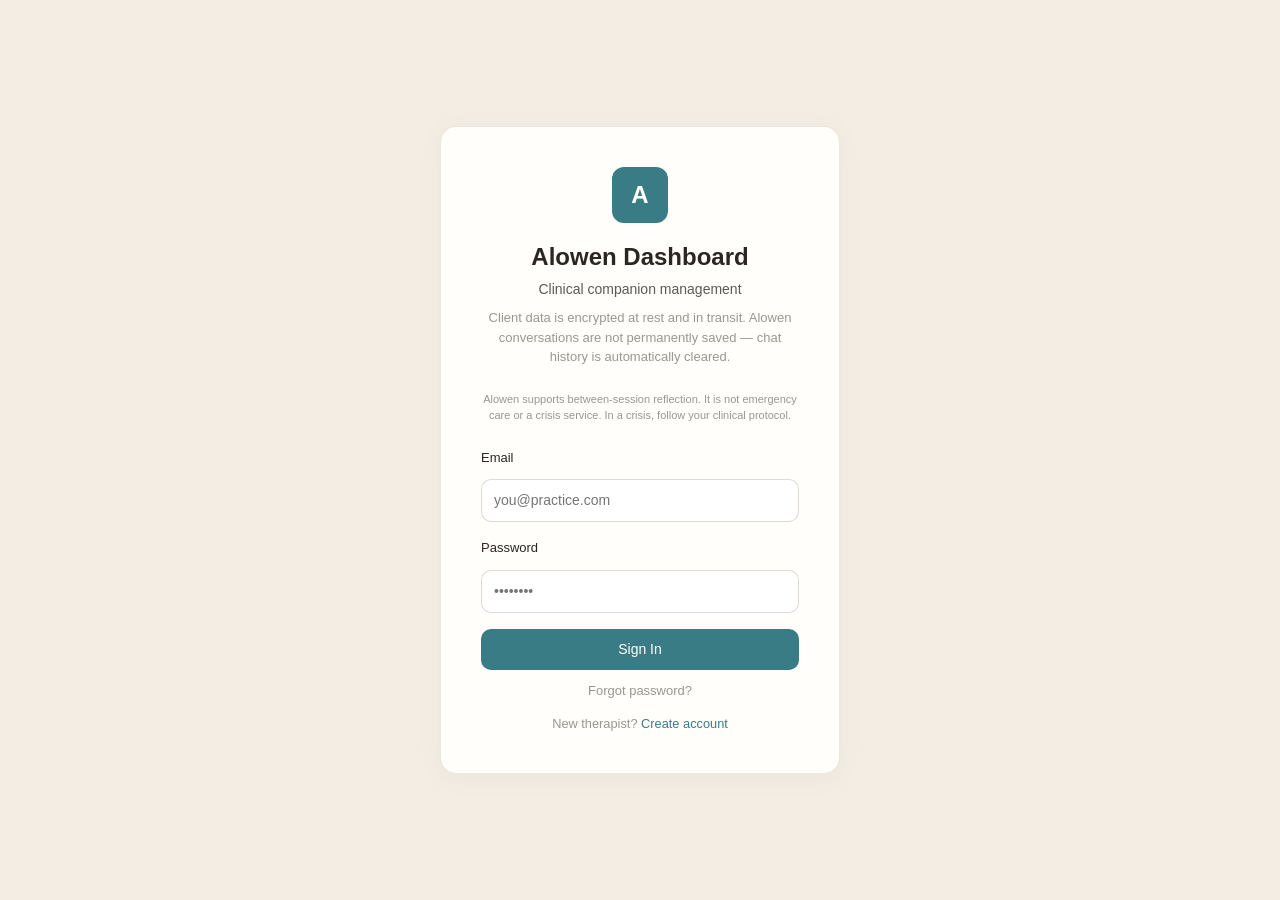
<file: index.html>
<!DOCTYPE html>
<html lang="en">
<head>
  <meta charset="UTF-8">
           <meta http-equiv="Content-Security-Policy" content="
    default-src 'self';
    script-src 'self' 'unsafe-inline' https://cdn.botpress.cloud https://cdn.jsdelivr.net https://files.bpcontent.cloud;
    style-src 'self' 'unsafe-inline' https://cdn.botpress.cloud;
    img-src 'self' data: blob: https://files.bpcontent.cloud https://*.supabase.co;
    connect-src 'self' https://lelsdezstbnzyxvsvbyx.supabase.co https://*.botpress.cloud wss://*.botpress.cloud https://files.bpcontent.cloud;
    frame-src 'self' https://cdn.botpress.cloud;
    font-src 'self' data:;
    object-src 'none';
    base-uri 'self';
  ">
  <meta name="viewport" content="width=device-width, initial-scale=1.0, viewport-fit=cover">
  <title>Alowen Clinical Dashboard</title>
  <link rel="stylesheet" href="styles.css?v=29">
</head>
<body>
  <!-- LOGIN PAGE -->
  <div id="loginPage" class="login-page">
    <div class="login-card">
      <div class="login-logo">A</div>
      <h1 class="login-title">Alowen Dashboard</h1>
      <p class="login-subtitle">Clinical companion management</p>
      <p class="login-trust">Client data is encrypted at rest and in transit. Alowen conversations are not permanently saved — chat history is automatically cleared.</p>
      <p class="login-trust" style="font-size: 0.6875rem; color: var(--text-muted);">Alowen supports between-session reflection. It is not emergency care or a crisis service. In a crisis, follow your clinical protocol.</p>
      <div class="login-error" id="loginError"></div>
      <div class="login-info" id="loginInfo"></div>

      <!-- Sign In Form -->
      <div class="login-form" id="signInForm">
        <div class="form-group">
          <label>Email</label>
          <input type="email" id="loginEmail" placeholder="you@practice.com">
        </div>
        <div class="form-group">
          <label>Password</label>
          <input type="password" id="loginPassword" placeholder="••••••••">
        </div>
        <button class="btn btn-primary btn-full" id="loginBtn" onclick="handleLogin()">Sign In</button>
        <p style="text-align: center; margin-top: 8px;">
          <a href="#" onclick="showForgotPassword(); return false;" style="color: var(--text-muted); font-size: 0.8125rem; text-decoration: none;">Forgot password?</a>
        </p>
        <p class="login-switch">
          New therapist? <a href="#" onclick="toggleAuthForm('signup'); return false;">Create account</a>
        </p>
      </div>

      <!-- Sign Up Form -->
      <div class="login-form" id="signUpForm" style="display: none;">
        <div class="form-group">
          <label>Full Name</label>
          <input type="text" id="signupName" placeholder="Dr. Jane Smith">
        </div>
        <div class="form-group">
          <label>Email</label>
          <input type="email" id="signupEmail" placeholder="you@practice.com">
        </div>
        <div class="form-group">
          <label>Password</label>
          <input type="password" id="signupPassword" placeholder="Min. 12 characters">
          <span class="form-hint">At least 12 characters. Avoid common passwords.</span>
        </div>
        <div class="form-group">
          <label>License state</label>
          <select id="signupLicenseState">
            <option value="">Select a state</option>
            <option value="AL">Alabama</option>
            <option value="AK">Alaska</option>
            <option value="AZ">Arizona</option>
            <option value="AR">Arkansas</option>
            <option value="CA">California</option>
            <option value="CO">Colorado</option>
            <option value="CT">Connecticut</option>
            <option value="DE">Delaware</option>
            <option value="DC">District of Columbia</option>
            <option value="FL">Florida</option>
            <option value="GA">Georgia</option>
            <option value="HI">Hawaii</option>
            <option value="ID">Idaho</option>
            <option value="IL">Illinois</option>
            <option value="IN">Indiana</option>
            <option value="IA">Iowa</option>
            <option value="KS">Kansas</option>
            <option value="KY">Kentucky</option>
            <option value="LA">Louisiana</option>
            <option value="ME">Maine</option>
            <option value="MD">Maryland</option>
            <option value="MA">Massachusetts</option>
            <option value="MI">Michigan</option>
            <option value="MN">Minnesota</option>
            <option value="MS">Mississippi</option>
            <option value="MO">Missouri</option>
            <option value="MT">Montana</option>
            <option value="NE">Nebraska</option>
            <option value="NV">Nevada</option>
            <option value="NH">New Hampshire</option>
            <option value="NJ">New Jersey</option>
            <option value="NM">New Mexico</option>
            <option value="NY">New York</option>
            <option value="NC">North Carolina</option>
            <option value="ND">North Dakota</option>
            <option value="OH">Ohio</option>
            <option value="OK">Oklahoma</option>
            <option value="OR">Oregon</option>
            <option value="PA">Pennsylvania</option>
            <option value="RI">Rhode Island</option>
            <option value="SC">South Carolina</option>
            <option value="SD">South Dakota</option>
            <option value="TN">Tennessee</option>
            <option value="TX">Texas</option>
            <option value="UT">Utah</option>
            <option value="VT">Vermont</option>
            <option value="VA">Virginia</option>
            <option value="WA">Washington</option>
            <option value="WV">West Virginia</option>
            <option value="WI">Wisconsin</option>
            <option value="WY">Wyoming</option>
            <option value="AS">American Samoa</option>
            <option value="GU">Guam</option>
            <option value="MP">Northern Mariana Islands</option>
            <option value="PR">Puerto Rico</option>
            <option value="VI">U.S. Virgin Islands</option>
          </select>
        </div>
        <button class="btn btn-primary btn-full" id="signupBtn" onclick="handleSignup()">Create Account</button>
        <p class="login-switch">
          Already have an account? <a href="#" onclick="toggleAuthForm('login'); return false;">Sign in</a>
        </p>
      </div>
    </div>
  </div>

  <!-- MAIN APP (hidden until authenticated) -->
  <div id="appContainer" style="display: none;">
    <!-- Header -->
    <header class="header">
      <div class="header-left">
        <a href="#" class="home-link" onclick="showHomePage(); return false;">
          <div class="home-icon">
            <svg xmlns="http://www.w3.org/2000/svg" width="18" height="18" fill="none" viewBox="0 0 24 24" stroke="#FFFFFF" stroke-width="2">
              <path stroke-linecap="round" stroke-linejoin="round" d="M3 12l2-2m0 0l7-7 7 7M5 10v10a1 1 0 001 1h3m10-11l2 2m-2-2v10a1 1 0 01-1 1h-3m-6 0a1 1 0 001-1v-4a1 1 0 011-1h2a1 1 0 011 1v4a1 1 0 001 1m-6 0h6" />
            </svg>
          </div>
          <span class="logo-text">Alowen</span>
        </a>
      </div>

      <button class="header-clients-btn" onclick="toggleSidebar()">
        <svg xmlns="http://www.w3.org/2000/svg" width="16" height="16" fill="none" viewBox="0 0 24 24" stroke="currentColor" stroke-width="2"><path stroke-linecap="round" stroke-linejoin="round" d="M17 20h5v-2a3 3 0 00-5.356-1.857M17 20H7m10 0v-2c0-.656-.126-1.283-.356-1.857M7 20H2v-2a3 3 0 015.356-1.857M7 20v-2c0-.656.126-1.283.356-1.857m0 0a5.002 5.002 0 019.288 0M15 7a3 3 0 11-6 0 3 3 0 016 0z" /></svg>
        Clients
      </button>

      <div class="header-right">
        <span class="user-name" id="therapistName"></span>
        <button class="logout-btn" onclick="handleLogout()">Sign Out</button>
      </div>
    </header>

    <!-- Sidebar Backdrop -->
    <div class="sidebar-backdrop" id="sidebarBackdrop" onclick="toggleSidebar()"></div>

    <!-- HOMEPAGE -->
    <div class="layout" id="homePage">
      <div class="main home-content">
        <div>
          <div class="morning-greeting" id="morningGreeting">Good morning</div>
          <div class="morning-summary" id="morningSummary">Loading your dashboard...</div>
        </div>

        <!-- Needs Attention (unified crisis + messages feed) -->
        <div class="section" id="attentionSection">
          <div class="section-header">
            <span class="section-title">Needs Attention</span>
            <span class="section-count" id="attentionCount">0</span>
          </div>
          <div class="section-body">
            <!-- Crisis subsection -->
            <div id="alertsSection">
              <div class="feed-sub-label feed-sub-crisis" id="alertsLabel" style="display:none;">ALERTS</div>
              <div id="alertsList"></div>
            </div>
            <span id="alertsCount" style="display:none;">0</span>
            <!-- Messages subsection -->
            <div id="messagesSection">
              <div class="feed-sub-label feed-sub-messages" id="messagesLabel" style="display:none;">MESSAGES</div>
              <div id="messagesList"></div>
            </div>
            <span id="messagesCount" style="display:none;">0</span>
            <!-- Shared empty state -->
            <div class="section-empty" id="attentionEmpty">All clear — no items needing attention.</div>
          </div>
        </div>

        <!-- Client Pulse -->
        <div class="section" id="clientPulseSection" style="display:none;">
          <div class="section-header">
            <span class="section-title">Client Pulse</span>
          </div>
          <div class="section-body" id="clientPulseList"></div>
        </div>

        <!-- Triage (hidden for pilot — redundant with Messages) -->
        <div class="section" id="triageSection" style="display:none;">
          <div class="section-header section-header-warning">
            <div class="section-icon warning">
              <svg xmlns="http://www.w3.org/2000/svg" fill="none" viewBox="0 0 24 24" stroke="currentColor" stroke-width="2">
                <path stroke-linecap="round" stroke-linejoin="round" d="M9 5H7a2 2 0 00-2 2v12a2 2 0 002 2h10a2 2 0 002-2V7a2 2 0 00-2-2h-2M9 5a2 2 0 002 2h2a2 2 0 002-2M9 5a2 2 0 012-2h2a2 2 0 012 2" />
              </svg>
            </div>
            <span class="section-title">Clinical Triage</span>
            <span class="section-count section-count-warning" id="triageCount">0</span>
          </div>
          <div class="section-body" id="triageList">
            <div class="section-empty">No items needing attention</div>
          </div>
        </div>
      </div>

      <!-- Sidebar: Client List -->
      <div class="sidebar">
        <div class="sidebar-section">
          <div class="sidebar-header">
            <div class="sidebar-header-left"><button class="sidebar-close-btn" onclick="toggleSidebar()">&times;</button><span class="sidebar-title">Clients</span></div>
            <div class="sidebar-header-actions">
              <button class="btn btn-sm btn-primary sidebar-invite-btn" onclick="showInviteModal()">+ Invite</button>
            </div>
          </div>
          <div class="sidebar-search">
            <input type="text" id="clientSearchInput" placeholder="Filter clients..." oninput="filterClientList(this.value)">
          </div>
          <div class="sidebar-list" id="clientsList">
            <div class="section-empty">No clients yet</div>
          </div>
          <div class="sidebar-footer">
            <a href="#" class="sidebar-archived-link" onclick="showArchivedClients(); return false;">View Archived Clients</a>
          </div>
        </div>
      </div>
    </div>
    <!-- CLIENT DETAIL PAGE -->
    <div class="layout client-page" id="clientPage">
      <div class="main">
        <!-- Single sticky header -->
        <div class="client-sticky-header" style="position:sticky;top:60px;z-index:51;">
          <div style="display:flex;align-items:baseline;justify-content:space-between;gap:16px;padding:12px 20px 0;">
            <div style="display:flex;align-items:baseline;gap:8px;min-width:0;flex-wrap:wrap;">
              <a href="#" class="client-header-name" id="clientName" onclick="showEditClientModal(); return false;">Client</a>
              <span id="clientBadge" style="display:none;"></span>
            </div>
            <div class="client-header-sub" style="display:flex;align-items:baseline;gap:6px;flex-shrink:0;flex-wrap:wrap;justify-content:flex-end;">
              <span id="clientMeta" class="client-header-meta"></span>
              <button type="button" class="client-header-settings-btn" onclick="showEditClientModal()" aria-label="Client Settings" title="Client Settings">
                <svg xmlns="http://www.w3.org/2000/svg" width="16" height="16" fill="none" viewBox="0 0 24 24" stroke="currentColor" stroke-width="2"><path stroke-linecap="round" stroke-linejoin="round" d="M10.325 4.317c.426-1.756 2.924-1.756 3.35 0a1.724 1.724 0 002.573 1.066c1.543-.94 3.31.826 2.37 2.37a1.724 1.724 0 001.066 2.573c1.756.426 1.756 2.924 0 3.35a1.724 1.724 0 00-1.066 2.573c.94 1.543-.826 3.31-2.37 2.37a1.724 1.724 0 00-2.573 1.066c-.426 1.756-2.924 1.756-3.35 0a1.724 1.724 0 00-2.573-1.066c-1.543.94-3.31-.826-2.37-2.37a1.724 1.724 0 00-1.066-2.573c-1.756-.426-1.756-2.924 0-3.35a1.724 1.724 0 001.066-2.573c-.94-1.543.826-3.31 2.37-2.37.996.608 2.296.07 2.572-1.065z" /><path stroke-linecap="round" stroke-linejoin="round" d="M15 12a3 3 0 11-6 0 3 3 0 016 0z" /></svg>
              </button>
              <button class="btn crisis-alert-btn" id="crisisAlertButton" onclick="goToCrisisAlerts()">
                <svg xmlns="http://www.w3.org/2000/svg" width="12" height="12" fill="none" viewBox="0 0 24 24" stroke="currentColor" stroke-width="2">
                  <path stroke-linecap="round" stroke-linejoin="round" d="M12 9v2m0 4h.01m-6.938 4h13.856c1.54 0 2.502-1.667 1.732-3L13.732 4c-.77-1.333-2.694-1.333-3.464 0L3.34 16c-.77 1.333.192 3 1.732 3z" />
                </svg>
                <span id="crisisAlertButtonText">Crisis Alert</span>
              </button>
            </div>
          </div>
          <div style="display:flex;gap:0;border-top:1px solid rgba(180,168,152,0.18);margin:8px 20px 0;padding-top:0;">
            <button class="tab active" onclick="switchTab('prep', this)">Session Prep</button>
            <button class="tab" onclick="switchTab('tools', this)">In Session</button>
          </div>
          <!-- Hidden avatar element for JS compatibility -->
          <div id="clientAvatar" style="display:none;">C</div>
        </div>


        <!-- Session Prep Tab -->
        <div class="tab-content active" id="tab-prep">
          <!-- Crisis Alerts — visible on prep too (safety first) -->
          <div class="card crisis-alerts-prep" id="crisisAlertsPrepCard" style="display: none;">
            <div class="card-header card-header-danger">
              <span class="card-title card-title-danger">
                <svg xmlns="http://www.w3.org/2000/svg" width="20" height="20" fill="none" viewBox="0 0 24 24" stroke="currentColor" stroke-width="2">
                  <path stroke-linecap="round" stroke-linejoin="round" d="M12 9v2m0 4h.01m-6.938 4h13.856c1.54 0 2.502-1.667 1.732-3L13.732 4c-.77-1.333-2.694-1.333-3.464 0L3.34 16c-.77 1.333.192 3 1.732 3z" />
                </svg>
                Crisis Alerts
              </span>
              <span class="crisis-count-badge" id="crisisAlertPrepCount"></span>
            </div>
            <div class="card-body" id="crisisAlertsPrepList"></div>
          </div>

          <!-- This Week (full width — the clinical headline) -->
          <div class="card" id="weekGlanceCard" style="display: none;">
            <div class="card-header">
              <span class="card-title">This Week</span>
              <button class="btn btn-sm btn-primary" onclick="copyPrepPack()" id="copyPrepPackBtn">
                <svg xmlns="http://www.w3.org/2000/svg" width="14" height="14" fill="none" viewBox="0 0 24 24" stroke="currentColor" stroke-width="2"><path stroke-linecap="round" stroke-linejoin="round" d="M8 16H6a2 2 0 01-2-2V6a2 2 0 012-2h8a2 2 0 012 2v2m-6 12h8a2 2 0 002-2v-8a2 2 0 00-2-2h-8a2 2 0 00-2 2v8a2 2 0 002 2z" /></svg>
                Copy Prep Pack
              </button>
            </div>
            <div class="card-body" id="weekGlanceBody">
              <div class="loading"><div class="spinner"></div></div>
            </div>
          </div>

          <!-- Messages from Client (full width — most actionable) -->
          <div class="card">
            <div class="card-header">
              <span class="card-title">Messages from Client</span>
              <button class="btn btn-sm btn-secondary" id="viewAllMessagesBtn" style="display:none;" onclick="openMessagesDrawer()">View All</button>
            </div>
            <div class="card-body" id="clientMessagesPrep">
              <p class="text-muted-center">No messages</p>
            </div>
          </div>

          <!-- What Changed + Open Items (50/50) -->
          <div class="prep-half-row">
            <div class="card">
              <div class="card-header">
                <span class="card-title">What Changed</span>
              </div>
              <div class="card-body" id="prepSummary">
                <div class="loading"><div class="spinner"></div></div>
              </div>
            </div>

            <div class="card">
              <div class="card-header"><span class="card-title">Open Items</span></div>
              <div class="card-body" id="prepOpenItems">
                <p class="text-muted-center">No open items</p>
              </div>
            </div>
          </div>

          <!-- Recent Session Notes (full width) -->
          <div class="card" id="lastSessionsCard">
            <div class="card-header">
              <span class="card-title">Recent Session Notes</span>
              <button class="btn btn-sm btn-secondary" onclick="switchTab('tools', document.querySelectorAll('.tab')[1])" id="viewAllNotesBtn" style="display: none;">View All</button>
            </div>
            <div class="card-body" id="lastSessionsPreview">
              <p class="text-muted-center">No session notes yet.</p>
            </div>
          </div>

          <!-- Month Calendar (reference — bottom of prep) -->
          <div class="card">
            <div class="card-header">
              <button class="cal-nav-btn" onclick="navigateCalendar(-1)">‹</button>
              <span class="card-title" id="calMonthLabelPrep">March 2026</span>
              <button class="cal-nav-btn" onclick="navigateCalendar(1)">›</button>
            </div>
            <div class="card-body" style="padding: 8px 12px;">
              <div class="cal-month" id="calMonthPrep"></div>
              <div class="calendar-legend" style="margin-top: 8px;">
                <span class="legend-item"><span class="legend-dot" style="background:#3A7C86;"></span>Alo</span>
                <span class="legend-item"><span class="legend-dot" style="background:#4A90D9;"></span>Msg</span>
                <span class="legend-item"><span class="legend-dot" style="background:#E8913A;"></span>HW</span>
                <span class="legend-item"><span class="legend-dot" style="background:#dc2626;"></span>Alert</span>
                <span class="legend-item"><span class="legend-dot" style="background:#9CA3AF;"></span>Note</span>
              </div>
              <div class="calendar-detail" id="calMonthDetailPrep" style="display:none;"></div>
            </div>
          </div>
        </div>

        <!-- Session Tools Tab -->
        <div class="tab-content" id="tab-tools">
          <!-- Crisis Alerts — ABOVE notes when active (safety first) -->
          <div class="card" id="crisisAlertsCard" style="display: none;">
            <div class="card-header card-header-danger">
              <span class="card-title card-title-danger">
                <svg xmlns="http://www.w3.org/2000/svg" width="20" height="20" fill="none" viewBox="0 0 24 24" stroke="currentColor" stroke-width="2">
                  <path stroke-linecap="round" stroke-linejoin="round" d="M12 9v2m0 4h.01m-6.938 4h13.856c1.54 0 2.502-1.667 1.732-3L13.732 4c-.77-1.333-2.694-1.333-3.464 0L3.34 16c-.77 1.333.192 3 1.732 3z" />
                </svg>
                Crisis Alerts
              </span>
              <span class="crisis-count-badge" id="crisisAlertCount"></span>
            </div>
            <div class="card-body" id="crisisAlertsList"></div>
          </div>

          <!-- Row 1: Session Notes + Month Calendar side by side -->
          <div class="tools-row">
            <!-- LEFT: Session Notes (primary) -->
            <div class="tools-row-main">
              <div class="card">
                                <div class="card-header">
                  <span class="card-title">Session Notes</span>
                  <div style="display:flex;align-items:center;gap:8px;">
                    <button class="btn btn-sm btn-secondary" id="viewAllNotesDrawerBtn" style="display:none;" onclick="openNotesDrawer()">View All</button>
                    <button class="btn btn-primary add-note-btn" onclick="showNoteForm()">
                      <svg xmlns="http://www.w3.org/2000/svg" fill="none" viewBox="0 0 24 24" stroke="currentColor" stroke-width="2"><path stroke-linecap="round" stroke-linejoin="round" d="M12 4v16m8-8H4" /></svg>
                      Add Note
                    </button>
                  </div>
                </div>
                <div class="card-body" id="notesContainer">
                  <p class="text-muted-center">No session notes yet.</p>
                </div>
              </div>

              <!-- Quick Note — sticky at bottom of scroll -->
              <div class="quick-note-sticky" id="quickNoteCapture">
                <div class="quick-note-inner">
                  <label class="quick-note-label">Quick Note</label>
                  <textarea id="quickNoteText" class="quick-note-textarea" placeholder="Jot a quick thought..."></textarea>
                  <button class="btn btn-primary btn-sm quick-note-save" onclick="saveQuickNote()">Save Quick Note</button>
                  <span class="quick-note-hint">Full note editing available on desktop/tablet</span>
                </div>
              </div>
            </div>

            <!-- RIGHT: Month Calendar -->
            <div class="tools-row-side">
              <div class="card">
                <div class="card-header">
                  <button class="cal-nav-btn" onclick="navigateCalendar(-1)">‹</button>
                  <span class="card-title" id="calMonthLabel">February 2026</span>
                  <button class="cal-nav-btn" onclick="navigateCalendar(1)">›</button>
                </div>
                <div class="card-body" style="padding: 8px 12px;">
                  <div class="cal-month" id="calMonth"></div>
                  <div class="calendar-legend" style="margin-top: 8px;">
                    <span class="legend-item"><span class="legend-dot" style="background:#3A7C86;"></span>Alo</span>
                    <span class="legend-item"><span class="legend-dot" style="background:#4A90D9;"></span>Msg</span>
                    <span class="legend-item"><span class="legend-dot" style="background:#E8913A;"></span>HW</span>
                    <span class="legend-item"><span class="legend-dot" style="background:#dc2626;"></span>Alert</span>
                    <span class="legend-item"><span class="legend-dot" style="background:#9CA3AF;"></span>Note</span>
                  </div>
                  <div class="calendar-detail" id="calMonthDetail" style="display:none;"></div>
                </div>
              </div>
            </div>
          </div>

          <!-- Row 2: Assign Homework + Homework History side by side -->
          <div class="tools-row">
            <!-- LEFT: Assign Homework -->
            <div class="tools-row-main">
              <div class="card">
                <div class="card-header"><span class="card-title">Assign Homework</span></div>
                <div class="card-body">
                  <div class="template-picker">
                    <label class="template-picker-label">Quick template:</label>
                    <select class="template-picker-select" onchange="applyTemplate(this.value); this.value='';">
                      <option value="">Choose a template...</option>
                      <option value="grounding">Grounding — 5-4-3-2-1 exercise</option>
                      <option value="noticing">Noticing — observe anxiety patterns</option>
                      <option value="journaling">Journaling — 10 min daily</option>
                      <option value="behavioral">Behavioral — boundary practice</option>
                      <option value="breathing">Breathing — 4-7-8 technique</option>
                    </select>
                  </div>
                  <form id="homeworkForm" onsubmit="submitHomework(event)">
                    <div class="form-grid">
                      <div class="form-group full">
                        <label>Title</label>
                        <input type="text" id="hwTitle" placeholder="Short title for this homework" required>
                      </div>
                      <div class="form-group full">
                        <label>Goal / Instructions</label>
                        <textarea id="hwGoal" placeholder="What should the client practice?" required></textarea>
                      </div>
                    </div>
                    <!-- Expanded fields (hidden by default) -->
                    <div class="hw-form-expanded" id="hwFormExpanded">
                      <div class="form-grid">
                        <div class="form-group">
                          <label>Type</label>
                          <select id="hwType">
                            <option value="grounding">Grounding Technique</option>
                            <option value="noticing">Noticing Practice</option>
                            <option value="journaling">Journaling Prompt</option>
                            <option value="behavioral">Behavioral Experiment</option>
                            <option value="cognitive">Cognitive Exercise</option>
                            <option value="breathing">Breathing Exercise</option>
                            <option value="custom">Custom</option>
                            <option value="other">Other</option>
                          </select>
                        </div>
                        <div class="form-group">
                          <label class="tooltip-trigger">Sensitivity
                            <span class="tooltip-icon">?</span>
                            <span class="tooltip-content"><strong>Low:</strong> Alo can reference this homework naturally.<br><strong>Medium:</strong> Alo mentions it only if the client brings it up first.<br><strong>High:</strong> Alo never names it directly -- works on the underlying skill only.</span>
                          </label>
                          <select id="hwSensitivity">
                            <option value="low">Low</option>
                            <option value="medium">Medium</option>
                            <option value="high">High</option>
                          </select>
                        </div>
                        <div class="form-group full">
                          <label>Treatment Plan Goal (SimplePractice)</label>
                          <input type="text" id="hwTxPlanGoal" placeholder="e.g., Reduce anxiety symptoms">
                          <span class="form-hint">Links this homework to a treatment plan goal for clinical documentation</span>
                        </div>
                        <div class="form-group full">
                          <label>Clinical Rationale (private)</label>
                          <textarea id="hwRationale" placeholder="Why this exercise for this client..."></textarea>
                          <span class="form-hint">For your records only -- client never sees this</span>
                        </div>
                      </div>
                    </div>
                    <button type="button" class="hw-expand-btn" onclick="toggleHwForm()">+ More options (type, sensitivity, rationale)</button>
                    <div class="form-actions">
                      <button type="submit" class="btn btn-primary">Assign Homework</button>
                    </div>
                  </form>
                  <div class="homework-mobile-hint">Custom homework available on desktop/tablet</div>
                </div>
              </div>
            </div>

            <!-- RIGHT: Homework History -->
            <div class="tools-row-side">
              <div class="card">
                <div class="card-header">
                  <span class="card-title">Homework History</span>
                  <button class="btn btn-sm btn-secondary" id="viewAllHomeworkBtn" style="display:none;" onclick="openHomeworkDrawer()">View All</button>
                </div>
                <div class="card-body" id="homeworkHistory">
                  <p class="text-muted-center">No homework yet</p>
                </div>
              </div>
            </div>
          </div>

          <!-- Shared Journal Entries -->
          <div class="card" id="sharedJournalCard" style="display:none;">
            <div class="card-header">
              <span class="card-title">Shared Journal Entries</span>
            </div>
            <div class="card-body" id="sharedJournalContainer">
              <p class="text-muted-center">No shared entries yet.</p>
            </div>
          </div>

          <!-- Messages from Client (hidden — data preserved for JS, view in Session Prep) -->
          <div class="card" id="inSessionMessagesCard" style="display: none;">
            <div class="card-body" id="activityMessages">
              <p class="text-muted-center">No messages</p>
            </div>
          </div>
        </div>
      </div>

      <!-- Sidebar (client page) -->
      <div class="sidebar">
        <div class="sidebar-section">
          <div class="sidebar-header">
            <div class="sidebar-header-left"><button class="sidebar-close-btn" onclick="toggleSidebar()">&times;</button><span class="sidebar-title">Clients</span></div>
            <button class="btn btn-sm btn-primary sidebar-invite-btn" onclick="showInviteModal()">+ Invite</button>
          </div>
          <div class="sidebar-search">
            <input type="text" id="clientSearchInput2" placeholder="Filter clients..." oninput="filterClientList(this.value)">
          </div>
          <div class="sidebar-list" id="clientsList2"></div>
        </div>
      </div>
    </div>
  </div>

  <!-- MODALS -->

  <!-- Invite Client Modal -->
  <div class="modal-overlay" id="inviteModal" onclick="closeModal('inviteModal', event)">
    <div class="modal" onclick="event.stopPropagation()">
      <div class="modal-header">
        <h3>Invite Client</h3>
        <button class="modal-close" onclick="closeModal('inviteModal')">&times;</button>
      </div>
      <div class="modal-body">
        <div class="form-group">
          <label>Display Name (optional)</label>
          <input type="text" id="inviteClientName" placeholder="e.g., Sarah M.">
          <span class="form-hint">Friendly name visible only to you</span>
        </div>
        <div id="inviteResult" style="display: none;">
          <div class="invite-display">
            <div class="invite-hint">Share this code with your client</div>
            <div class="invite-code" id="inviteCodeDisplay" onclick="copyInviteCode()"></div>
            <div class="invite-hint">Expires in 7 days • Click to copy</div>
          </div>
        </div>
      </div>
      <div class="modal-footer">
        <button class="btn btn-secondary" onclick="closeModal('inviteModal')">Close</button>
        <button class="btn btn-primary" id="generateInviteBtn" onclick="generateInvite()">Generate Invite Code</button>
      </div>
    </div>
  </div>

  <!-- Edit Client Modal -->
  <div class="modal-overlay" id="editClientModal" onclick="closeModal('editClientModal', event)">
    <div class="modal" onclick="event.stopPropagation()">
      <div class="modal-header">
        <h3>Client Settings</h3>
        <button class="modal-close" onclick="closeModal('editClientModal')">&times;</button>
      </div>
      <div class="modal-body">
        <div class="form-group">
          <label>Display Name</label>
          <input type="text" id="editClientName" placeholder="e.g., Sarah M.">
        </div>
        <div class="form-group">
          <label>Next Session Date</label>
          <input type="date" id="editNextSession">
          <span class="form-hint">Used for session prep and Alo context</span>
        </div>

        <!-- Emergency Contact Section -->
        <div class="settings-section">
          <div class="settings-section-title emergency-title">
            <svg xmlns="http://www.w3.org/2000/svg" width="14" height="14" fill="none" viewBox="0 0 24 24" stroke="currentColor" stroke-width="2">
              <path stroke-linecap="round" stroke-linejoin="round" d="M12 9v2m0 4h.01m-6.938 4h13.856c1.54 0 2.502-1.667 1.732-3L13.732 4c-.77-1.333-2.694-1.333-3.464 0L3.34 16c-.77 1.333.192 3 1.732 3z" />
            </svg>
            Emergency Contact Information
          </div>
          <div class="form-hint form-hint-emergency">
            Displayed only during crisis alerts for immediate action
          </div>
          <div class="form-group">
            <label>Client Phone</label>
            <input type="tel" id="editClientPhone" placeholder="(555) 123-4567">
          </div>
          <div class="form-group">
            <label>Emergency Contact Name</label>
            <input type="text" id="editEmergencyName" placeholder="e.g., Spouse, Parent">
          </div>
          <div class="form-group">
            <label>Emergency Contact Phone</label>
            <input type="tel" id="editEmergencyPhone" placeholder="(555) 987-6543">
          </div>
          <div class="form-group">
            <label>Safety Notes (private)</label>
            <textarea id="editSafetyNotes" placeholder="Safety plan details, risk factors, instructions for crisis..."></textarea>
            <span class="form-hint">Never shared with client. For therapist reference only.</span>
          </div>
        </div>

        <!-- Chat Settings -->
        <div class="settings-section">
          <div class="settings-section-title">
            <svg xmlns="http://www.w3.org/2000/svg" width="14" height="14" fill="none" viewBox="0 0 24 24" stroke="currentColor" stroke-width="2"><path stroke-linecap="round" stroke-linejoin="round" d="M10.325 4.317c.426-1.756 2.924-1.756 3.35 0a1.724 1.724 0 002.573 1.066c1.543-.94 3.31.826 2.37 2.37a1.724 1.724 0 001.066 2.573c1.756.426 1.756 2.924 0 3.35a1.724 1.724 0 00-1.066 2.573c.94 1.543-.826 3.31-2.37 2.37a1.724 1.724 0 00-2.573 1.066c-.426 1.756-2.924 1.756-3.35 0a1.724 1.724 0 00-2.573-1.066c-1.543.94-3.31-.826-2.37-2.37a1.724 1.724 0 00-1.066-2.573c-1.756-.426-1.756-2.924 0-3.35a1.724 1.724 0 001.066-2.573c-.94-1.543.826-3.31 2.37-2.37.996.608 2.296.07 2.572-1.065z" /><path stroke-linecap="round" stroke-linejoin="round" d="M15 12a3 3 0 11-6 0 3 3 0 016 0z" /></svg>
            Chat Settings
          </div>
          <div class="setting-row">
            <div>
              <div class="setting-label">Homework visibility</div>
              <div class="setting-hint">Client can see assigned homework in chat</div>
            </div>
            <label class="toggle">
              <input type="checkbox" id="settingHomework" checked>
              <span class="toggle-slider"></span>
            </label>
          </div>
          <div class="setting-row">
            <div>
              <div class="setting-label">Message to therapist</div>
              <div class="setting-hint">Client can send you async messages</div>
            </div>
            <label class="toggle">
              <input type="checkbox" id="settingMessages" checked>
              <span class="toggle-slider"></span>
            </label>
          </div>
          <div class="setting-row">
            <div>
              <div class="setting-label">Conversation history</div>
              <div class="setting-hint">Client can view their own past sessions</div>
            </div>
            <label class="toggle">
              <input type="checkbox" id="settingHistory" checked>
              <span class="toggle-slider"></span>
            </label>
          </div>
          <div class="setting-row">
            <div>
              <div class="setting-label">Share journal entries</div>
              <div class="setting-hint">Client can share individual journal entries with you</div>
            </div>
            <label class="toggle">
              <input type="checkbox" id="settingJournalSharing" checked>
              <span class="toggle-slider"></span>
            </label>
          </div>
          <div class="settings-default-note">
            These settings control what features the client sees in their chat interface. Changes apply on client's next session.
          </div>
        </div>

        <!-- Danger Zone -->
        <div class="form-group danger-zone">
          <label class="danger-zone-label">Danger Zone</label>
          <button class="btn btn-sm btn-danger-outline" onclick="confirmDeleteClient()">Archive Client</button>
          <span class="form-hint">Hides client from your dashboard. Their notes and data are preserved. Restore anytime from the bottom of the Clients sidebar.</span>
        </div>
      </div>
      <div class="modal-footer">
        <button class="btn btn-secondary" onclick="closeModal('editClientModal')">Cancel</button>
        <button class="btn btn-primary" onclick="saveClientEdit()">Save</button>
      </div>
    </div>
  </div>

  <!-- Default Client Settings Modal -->
  <div class="modal-overlay" id="defaultSettingsModal" onclick="closeModal('defaultSettingsModal', event)">
    <div class="modal" onclick="event.stopPropagation()">
      <div class="modal-header">
        <h3>Default Client Settings</h3>
        <button class="modal-close" onclick="closeModal('defaultSettingsModal')">&times;</button>
      </div>
      <div class="modal-body">
        <p class="modal-intro">These defaults apply to all new clients. Override per-client in Edit.</p>
        <div class="setting-row">
          <div>
            <div class="setting-label">Homework visibility</div>
            <div class="setting-hint">Client can see assigned homework in chat</div>
          </div>
          <label class="toggle">
            <input type="checkbox" id="defaultHomework" checked>
            <span class="toggle-slider"></span>
          </label>
        </div>
        <div class="setting-row">
          <div>
            <div class="setting-label">Message to therapist</div>
            <div class="setting-hint">Client can send async messages</div>
          </div>
          <label class="toggle">
            <input type="checkbox" id="defaultMessages" checked>
            <span class="toggle-slider"></span>
          </label>
        </div>
        <div class="setting-row">
          <div>
            <div class="setting-label">Conversation history</div>
            <div class="setting-hint">Client can view their own past sessions</div>
          </div>
          <label class="toggle">
            <input type="checkbox" id="defaultHistory" checked>
            <span class="toggle-slider"></span>
          </label>
        </div>
        <div class="settings-default-note">
          Changes here apply to future clients only. Existing clients keep their current settings unless edited individually.
        </div>
      </div>
      <div class="modal-footer">
        <button class="btn btn-secondary" onclick="closeModal('defaultSettingsModal')">Cancel</button>
        <button class="btn btn-primary" onclick="saveDefaultSettings()">Save Defaults</button>
      </div>
    </div>
  </div>

  <!-- Toast -->
  <div class="toast" id="toast">
    <svg xmlns="http://www.w3.org/2000/svg" fill="none" viewBox="0 0 24 24" stroke="currentColor" stroke-width="2">
      <path stroke-linecap="round" stroke-linejoin="round" d="M5 13l4 4L19 7" />
    </svg>
    <span id="toastMessage">Success</span>
  </div>
<script>
// === PASSWORD RESET HANDLER (modal-based) ===
(function() {
  const hash = window.location.hash;
  if (hash && hash.includes('type=recovery')) {
    const params = new URLSearchParams(hash.substring(1));
    const accessToken = params.get('access_token');
    if (accessToken) {
      document.addEventListener('DOMContentLoaded', function() {
        try {
          showPasswordResetModal(accessToken);
        } catch (e) {
          // Fallback if modal code fails
          const newPass = prompt('Enter your new password (min 6 characters):');
          if (newPass && newPass.length >= 6) {
            fetch('https://lelsdezstbnzyxvsvbyx.supabase.co/auth/v1/user', {
              method: 'PUT',
              headers: {
                'apikey': 'eyJhbGciOiJIUzI1NiIsInR5cCI6IkpXVCJ9.eyJpc3MiOiJzdXBhYmFzZSIsInJlZiI6ImxlbHNkZXpzdGJuenl4dnN2Ynl4Iiwicm9sZSI6ImFub24iLCJpYXQiOjE3NjM2MDk1NDUsImV4cCI6MjA3OTE4NTU0NX0.mm1POxfEEoRXyTF08NsUZOau6qA_UdZJnoUH_5bkQas',
                'Authorization': 'Bearer ' + accessToken,
                'Content-Type': 'application/json'
              },
              body: JSON.stringify({ password: newPass })
            }).then(r => {
              if (r.ok) { alert('Password updated!'); window.location.href = window.location.pathname; }
              else { r.text().then(t => alert('Error: ' + t)); }
            });
          }
        }
      });
    }
  }
})();

function showPasswordResetModal(accessToken) {
  const overlay = document.createElement('div');
  overlay.className = 'modal-overlay show';
  overlay.innerHTML = `
    <div class="modal" onclick="event.stopPropagation()" style="max-width: 400px;">
      <div class="modal-header">
        <h3>Set New Password</h3>
      </div>
      <div class="modal-body">
        <div class="login-error" id="resetError" style="display:none;"></div>
        <div class="form-group">
          <label>New Password</label>
          <input type="password" id="resetNewPass" placeholder="Min. 6 characters" autofocus>
        </div>
        <div class="form-group">
          <label>Confirm Password</label>
          <input type="password" id="resetConfirmPass" placeholder="Confirm password">
        </div>
      </div>
      <div class="modal-footer">
        <button class="btn btn-primary" id="resetPassBtn" onclick="submitPasswordReset('${accessToken}')">Update Password</button>
      </div>
    </div>
  `;
  document.body.appendChild(overlay);
  document.getElementById('resetNewPass')?.addEventListener('keydown', (e) => {
    if (e.key === 'Enter') document.getElementById('resetConfirmPass')?.focus();
  });
  document.getElementById('resetConfirmPass')?.addEventListener('keydown', (e) => {
    if (e.key === 'Enter') submitPasswordReset(accessToken);
  });
}

async function submitPasswordReset(accessToken) {
  const btn = document.getElementById('resetPassBtn');
  const errorEl = document.getElementById('resetError');
  const newPass = document.getElementById('resetNewPass').value;
  const confirmPass = document.getElementById('resetConfirmPass').value;
  errorEl.style.display = 'none';

  if (!newPass || newPass.length < 6) {
    errorEl.textContent = 'Password must be at least 6 characters';
    errorEl.style.display = 'block';
    return;
  }
  if (newPass !== confirmPass) {
    errorEl.textContent = 'Passwords do not match';
    errorEl.style.display = 'block';
    return;
  }

  setButtonLoading(btn, true, 'Updating...');
  try {
    const res = await fetch('https://lelsdezstbnzyxvsvbyx.supabase.co/auth/v1/user', {
      method: 'PUT',
      headers: {
        'apikey': 'eyJhbGciOiJIUzI1NiIsInR5cCI6IkpXVCJ9.eyJpc3MiOiJzdXBhYmFzZSIsInJlZiI6ImxlbHNkZXpzdGJuenl4dnN2Ynl4Iiwicm9sZSI6ImFub24iLCJpYXQiOjE3NjM2MDk1NDUsImV4cCI6MjA3OTE4NTU0NX0.mm1POxfEEoRXyTF08NsUZOau6qA_UdZJnoUH_5bkQas',
        'Authorization': 'Bearer ' + accessToken,
        'Content-Type': 'application/json'
      },
      body: JSON.stringify({ password: newPass })
    });
    if (res.ok) {
      btn.closest('.modal-overlay').remove();
      window.location.hash = '';
      const infoEl = document.getElementById('loginInfo');
      if (infoEl) {
        infoEl.textContent = 'Password updated! You can now sign in.';
        infoEl.style.display = 'block';
      }
    } else {
      const body = await res.text();
      errorEl.textContent = 'Error updating password. Please try again.';
      errorEl.style.display = 'block';
    }
  } catch (err) {
    errorEl.textContent = 'Network error. Please try again.';
    errorEl.style.display = 'block';
  } finally {
    setButtonLoading(btn, false);
  }
}

function showForgotPassword() {
  const prefillEmail = document.getElementById('loginEmail')?.value?.trim() || '';
  const overlay = document.createElement('div');
  overlay.className = 'modal-overlay show';
  overlay.onclick = (e) => { if (e.target === overlay) overlay.remove(); };
  overlay.innerHTML = `
    <div class="modal" onclick="event.stopPropagation()" style="max-width: 400px;">
      <div class="modal-header">
        <h3>Reset Password</h3>
        <button class="modal-close" onclick="this.closest('.modal-overlay').remove()">&times;</button>
      </div>
      <div class="modal-body">
        <p style="color: var(--text-muted); font-size: 0.875rem; margin-bottom: 16px;">Enter your email and we'll send you a link to reset your password.</p>
        <div class="login-error" id="forgotError" style="display:none;"></div>
        <div class="login-info" id="forgotInfo" style="display:none;"></div>
        <div class="form-group">
          <label>Email</label>
          <input type="email" id="forgotEmail" placeholder="you@practice.com" value="${prefillEmail}">
        </div>
      </div>
      <div class="modal-footer">
        <button class="btn btn-secondary" onclick="this.closest('.modal-overlay').remove()">Cancel</button>
        <button class="btn btn-primary" id="forgotBtn" onclick="submitForgotPassword()">Send Reset Link</button>
      </div>
    </div>
  `;
  document.body.appendChild(overlay);
  document.getElementById('forgotEmail')?.addEventListener('keydown', (e) => {
    if (e.key === 'Enter') submitForgotPassword();
  });
  if (!prefillEmail) document.getElementById('forgotEmail')?.focus();
}

async function submitForgotPassword() {
  const btn = document.getElementById('forgotBtn');
  const email = document.getElementById('forgotEmail')?.value?.trim();
  const errorEl = document.getElementById('forgotError');
  const infoEl = document.getElementById('forgotInfo');
  errorEl.style.display = 'none';
  infoEl.style.display = 'none';

  if (!email) {
    errorEl.textContent = 'Please enter your email';
    errorEl.style.display = 'block';
    return;
  }

  setButtonLoading(btn, true, 'Sending...');
  try {
    const redirectUrl = window.location.origin + window.location.pathname;
    const res = await fetch('https://lelsdezstbnzyxvsvbyx.supabase.co/auth/v1/recover?redirect_to=' + encodeURIComponent(redirectUrl), {
      method: 'POST',
      headers: {
        'apikey': 'eyJhbGciOiJIUzI1NiIsInR5cCI6IkpXVCJ9.eyJpc3MiOiJzdXBhYmFzZSIsInJlZiI6ImxlbHNkZXpzdGJuenl4dnN2Ynl4Iiwicm9sZSI6ImFub24iLCJpYXQiOjE3NjM2MDk1NDUsImV4cCI6MjA3OTE4NTU0NX0.mm1POxfEEoRXyTF08NsUZOau6qA_UdZJnoUH_5bkQas',
        'Content-Type': 'application/json'
      },
      body: JSON.stringify({ email: email, redirect_to: redirectUrl })
    });
    if (res.ok) {
        // Replace modal content with clean success message
        const modalBody = btn.closest('.modal').querySelector('.modal-body');
        const modalFooter = btn.closest('.modal').querySelector('.modal-footer');
        modalBody.innerHTML = '<div style="text-align:center; padding: 24px 0;"><div style="font-size: 2rem; margin-bottom: 12px;">✉️</div><p style="font-size: 1rem; color: var(--text); margin-bottom: 8px;">Reset link sent!</p><p style="font-size: 0.875rem; color: var(--text-muted);">Check your inbox for <strong>' + email + '</strong> and click the link to set a new password.</p></div>';
        modalFooter.innerHTML = '<button class="btn btn-primary" onclick="this.closest(\'.modal-overlay\').remove()">Done</button>';
      } else {
      errorEl.textContent = 'Could not send reset email. Check the address and try again.';
      errorEl.style.display = 'block';
    }
  } catch (err) {
    errorEl.textContent = 'Network error. Please try again.';
    errorEl.style.display = 'block';
  } finally {
    setButtonLoading(btn, false);
  }
}

// === CLIPBOARD UTILITY (works on HTTP and HTTPS) ===
function copyToClipboard(text) {
  if (navigator.clipboard && window.isSecureContext) {
    return navigator.clipboard.writeText(text);
  }
  // Fallback for HTTP
  const ta = document.createElement('textarea');
  ta.value = text;
  ta.style.cssText = 'position:fixed;left:-9999px;top:-9999px;';
  document.body.appendChild(ta);
  ta.select();
  try { document.execCommand('copy'); } catch(e) {}
  document.body.removeChild(ta);
  return Promise.resolve();
}

// === BUTTON LOADING UTILITY ===
function setButtonLoading(btn, loading, loadingText) {
  if (!btn) return;
  if (loading) {
    btn._originalHTML = btn.innerHTML;
    btn.innerHTML = '<span class="btn-spinner"></span> ' + (loadingText || 'Loading...');
    btn.disabled = true;
    btn.classList.add('btn-loading');
  } else {
    if (btn._originalHTML !== undefined) btn.innerHTML = btn._originalHTML;
    btn.disabled = false;
    btn.classList.remove('btn-loading');
  }
}

    // =====================================================
    // CONFIG
    // =====================================================
    const SUPABASE_URL = 'https://lelsdezstbnzyxvsvbyx.supabase.co';
    const SUPABASE_ANON_KEY = 'eyJhbGciOiJIUzI1NiIsInR5cCI6IkpXVCJ9.eyJpc3MiOiJzdXBhYmFzZSIsInJlZiI6ImxlbHNkZXpzdGJuenl4dnN2Ynl4Iiwicm9sZSI6ImFub24iLCJpYXQiOjE3NjM2MDk1NDUsImV4cCI6MjA3OTE4NTU0NX0.mm1POxfEEoRXyTF08NsUZOau6qA_UdZJnoUH_5bkQas';

    let session = null;
    let therapistId = null;
    let currentClient = null;
    let allClients = [];
    let clientNotes = {};
    let clientHomework = {};
    let clientMessages = {};
    let clientSessions = {};
    let clientCrisis = {};

    // A7/D2 — Generation counter for showClient(). Each call claims a token.
    // After any await, the call checks whether a newer showClient() (or
    // showHomePage()) has incremented the counter. If so, the older call
    // abandons its render so stale data can't bleed into the wrong client.
    let showClientGeneration = 0;

    // =====================================================
    // SUPABASE API HELPER
    // =====================================================
    async function api(endpoint, options = {}) {
      const token = session?.access_token || SUPABASE_ANON_KEY;
      const headers = {
        'apikey': SUPABASE_ANON_KEY,
        'Authorization': `Bearer ${token}`,
        'Content-Type': 'application/json',
        'Prefer': options.prefer || 'return=representation',
        ...options.headers
      };
      const res = await fetch(`${SUPABASE_URL}${endpoint}`, { ...options, headers });

            // Retry once on 401 (token expired after ~60 min)
      if (res.status === 401 && session?.refresh_token) {
        // A7/D6 — retry up to 2 more times with backoff if refresh fails
        // due to a network error specifically. A real auth rejection
        // (refreshSession returning null) stops retrying immediately.
        let refreshed = null;
        try {
          refreshed = await refreshSession(session.refresh_token);
        } catch (refreshErr) {
          if (refreshErr.isNetworkError) {
            for (let attempt = 1; attempt <= 2 && !refreshed; attempt++) {
              await new Promise(r => setTimeout(r, attempt * 1500));
              try {
                refreshed = await refreshSession(session.refresh_token);
              } catch (retryErr) {
                if (!retryErr.isNetworkError) break;
              }
            }
          }
        }
        if (refreshed) {
          session = refreshed;
          therapistId = refreshed.user.id;
          localStorage.setItem('alo_session', JSON.stringify(refreshed));
          const retryHeaders = {
            'apikey': SUPABASE_ANON_KEY,
            'Authorization': `Bearer ${refreshed.access_token}`,
            'Content-Type': 'application/json',
            'Prefer': options.prefer || 'return=representation',
            ...options.headers
          };
          const retryRes = await fetch(`${SUPABASE_URL}${endpoint}`, { ...options, headers: retryHeaders });
          if (!retryRes.ok) {
            const body = await retryRes.text();
            throw new Error(`API ${retryRes.status}: ${body}`);
          }
          const text = await retryRes.text();
          return text ? JSON.parse(text) : null;
        }
        // Refresh failed — force re-login
        localStorage.removeItem('alo_session');
        session = null;
        therapistId = null;
        showLogin();
        toast('Session expired. Please log in again.');
        throw new Error('Session expired');
      }

      if (!res.ok) {
        const body = await res.text();
        throw new Error(`API ${res.status}: ${body}`);
      }
      const text = await res.text();
      return text ? JSON.parse(text) : null;
    }

    async function apiMutate(endpoint, method, body) {
      return api(endpoint, {
        method,
        body: JSON.stringify(body),
        prefer: 'return=minimal'
      });
    }

    // =====================================================
    // AUTH
    // =====================================================
    document.addEventListener('DOMContentLoaded', async () => {
      try {
        const stored = localStorage.getItem('alo_session');
        if (stored) {
          const parsed = JSON.parse(stored);
          const refreshed = await refreshSession(parsed.refresh_token);
          if (refreshed) {
            session = refreshed;
            therapistId = refreshed.user.id;
            localStorage.setItem('alo_session', JSON.stringify(refreshed));

            // Verify this is actually a therapist account before showing dashboard
            try {
              const profile = await api(`/rest/v1/profiles?id=eq.${therapistId}&select=role`);
              if (!profile?.[0] || profile[0].role !== 'therapist') {
                throw new Error('Not a therapist account');
              }
            } catch (roleErr) {
              console.log('Session is not a therapist account');
              localStorage.removeItem('alo_session');
              session = null;
              therapistId = null;

              // Show clear error message instead of generic login
              const errorEl = document.getElementById('loginError');
              if (errorEl) {
                errorEl.textContent = 'This account is not authorized for the therapist dashboard. If you are a client, visit alowen.ai to chat with Alo.';
                errorEl.style.display = 'block';
              }

              showLogin();
              return;
            }

                        const locked = await isVerificationLocked(therapistId);
            if (locked) {
              showPendingVerification();
              return;
            }

            showApp();
            return;
          }
        }
      } catch (e) {
        console.log('No valid session, showing login');
      }
      showLogin();
    });

    document.getElementById('loginPassword')?.addEventListener('keydown', (e) => {
      if (e.key === 'Enter') handleLogin();
    });
    document.getElementById('loginEmail')?.addEventListener('keydown', (e) => {
      if (e.key === 'Enter') handleLogin();
    });
    document.getElementById('signupName')?.addEventListener('keydown', (e) => {
      if (e.key === 'Enter') document.getElementById('signupEmail')?.focus();
    });
    document.getElementById('signupEmail')?.addEventListener('keydown', (e) => {
      if (e.key === 'Enter') document.getElementById('signupPassword')?.focus();
    });
    document.getElementById('signupPassword')?.addEventListener('keydown', (e) => {
      if (e.key === 'Enter') handleSignup();
    });

        async function refreshSession(refreshToken) {
      try {
        const res = await fetch(`${SUPABASE_URL}/auth/v1/token?grant_type=refresh_token`, {
          method: 'POST',
          headers: {
            'apikey': SUPABASE_ANON_KEY,
            'Content-Type': 'application/json'
          },
          body: JSON.stringify({ refresh_token: refreshToken })
        });
        // A7/D6 — !res.ok means the server actually responded and rejected
        // the token (a real auth failure). null here signals "don't retry."
        if (!res.ok) return null;
        return await res.json();
      } catch (err) {
        // A7/D6 — the fetch itself failed (no response at all) — this is a
        // connectivity blip, not an auth rejection. Signal it distinctly
        // so the caller knows retrying is worth it.
        const networkErr = new Error('Network error during token refresh');
        networkErr.isNetworkError = true;
        throw networkErr;
      }
    }

    function toggleAuthForm(mode) {
      const errorEl = document.getElementById('loginError');
      const infoEl = document.getElementById('loginInfo');
      errorEl.style.display = 'none';
      infoEl.style.display = 'none';
      if (mode === 'signup') {
        document.getElementById('signInForm').style.display = 'none';
        document.getElementById('signUpForm').style.display = 'block';
      } else {
        document.getElementById('signInForm').style.display = 'block';
        document.getElementById('signUpForm').style.display = 'none';
      }
    }

    // Maps a non-201 therapist-signup response to a message for the form.
    // The function's error bodies are documented in R1_REPORT.md section 2.
    // Never throws: a body that is missing or not JSON falls through to the
    // status-code message.
    async function signupErrorMessage(res) {
      let body = null;
      try {
        body = await res.json();
      } catch (_) {
        // Empty or non-JSON body. Fall through to the status-based messages.
      }

      // 400 -- the function's validator names the field and supplies a message
      // that never contains the submitted value. Safe to show verbatim.
      if (body && body.error === 'validation' && body.message) return body.message;

      if ((body && body.error === 'exists') || res.status === 409) {
        return 'An account with that email already exists. Sign in instead.';
      }
      if (res.status === 403) {
        return 'This page is not authorised to create accounts. Open the dashboard at its normal address and try again.';
      }
      if (res.status === 429) {
        return 'Too many attempts. Please wait a few minutes and try again.';
      }
      // 500 -- the request id is safe to surface and is what support needs.
      if (body && body.error === 'internal' && body.request_id) {
        return 'Account creation failed. Please try again, or contact support with reference ' + body.request_id + '.';
      }
      return 'Account creation failed (error ' + res.status + '). Please try again.';
    }

    // Password grant plus the post-login checks. Shared by handleLogin and
    // handleSignup so there is exactly one implementation of "you are in".
    // Throws on any failure; the caller renders the message and clears its own
    // button state.
    async function completeSignIn(email, password) {
      const res = await fetch(`${SUPABASE_URL}/auth/v1/token?grant_type=password`, {
        method: 'POST',
        headers: {
          'apikey': SUPABASE_ANON_KEY,
          'Content-Type': 'application/json'
        },
        body: JSON.stringify({ email, password })
      });

      if (!res.ok) {
        let body = null;
        try { body = await res.json(); } catch (_) { /* non-JSON error body */ }
        throw new Error((body && (body.error_description || body.msg)) || 'Login failed');
      }

      session = await res.json();
      therapistId = session.user.id;
      localStorage.setItem('alo_session', JSON.stringify(session));

      const profile = await api(`/rest/v1/profiles?id=eq.${therapistId}&select=role`);
      if (!profile?.[0] || profile[0].role !== 'therapist') {
        throw new Error('This account is not a therapist account');
      }

      const locked = await isVerificationLocked(therapistId);
      if (locked) {
        showPendingVerification();
        return;
      }

      showApp();
    }

    // Therapist signup. One server-side writer: the therapist-signup Edge
    // Function creates both auth users and seeds every row in one transaction.
    //
    // This replaced a POST to /auth/v1/signup followed by two client-side
    // inserts into profiles and therapists. Those inserts could not work:
    // the profiles RLS INSERT policy pins role to 'individual', the therapists
    // insert set `id` instead of `auth_user_id`, and neither checked its
    // response -- fetch does not reject on 4xx, so both failed silently and
    // the UI called showApp() anyway. Do not reintroduce them.
    //
    // Every fetch below has its status checked. There are no fire-and-forget
    // calls left in this path.
    async function handleSignup() {
      const name = document.getElementById('signupName').value.trim();
      const email = document.getElementById('signupEmail').value.trim();
      const password = document.getElementById('signupPassword').value;
      const licenseState = document.getElementById('signupLicenseState').value;
      const errorEl = document.getElementById('loginError');
      const infoEl = document.getElementById('loginInfo');
      errorEl.style.display = 'none';
      infoEl.style.display = 'none';

      const showError = (msg) => {
        errorEl.textContent = msg;
        errorEl.style.display = 'block';
      };

      // These mirror the Edge Function's validator so the ordinary mistakes
      // cost no round trip. The function re-validates everything server-side --
      // this is a convenience, never the gate.
      if (!name || !email || !password || !licenseState) {
        showError('Please fill in all fields');
        return;
      }
      if (name.length < 2 || name.length > 80) {
        showError('Full name must be between 2 and 80 characters');
        return;
      }
      if (password.length < 12) {
        showError('Password must be at least 12 characters');
        return;
      }
      if (password.length > 72) {
        showError('Password must be at most 72 characters');
        return;
      }

      const btn = document.getElementById('signupBtn');
      setButtonLoading(btn, true, 'Creating account...');
      try {
        const res = await fetch(`${SUPABASE_URL}/functions/v1/therapist-signup`, {
          method: 'POST',
          headers: {
            'apikey': SUPABASE_ANON_KEY,
            'Authorization': `Bearer ${SUPABASE_ANON_KEY}`,
            'Content-Type': 'application/json'
          },
          body: JSON.stringify({
            display_name: name,
            email: email,
            password: password,
            license_state: licenseState
          })
        });

        // 201 is the ONLY success. Anything else is surfaced to the user and
        // showApp() is never reached.
        if (res.status !== 201) {
          throw new Error(await signupErrorMessage(res));
        }

        // The function created the account with email_confirm already set, so
        // there is no confirmation step -- sign in with what was just typed.
        await completeSignIn(email, password);
      } catch (err) {
        const msg = (err && err.message) ? err.message : '';
        if (err instanceof TypeError || msg === 'Failed to fetch' || msg === 'Load failed') {
          showError('Could not reach the server. Check your connection and try again.');
        } else {
          showError(msg || 'Could not create the account. Please try again.');
        }
      } finally {
        setButtonLoading(btn, false);
      }
    }

    async function handleLogin() {
      const email = document.getElementById('loginEmail').value.trim();
      const password = document.getElementById('loginPassword').value;
      const errorEl = document.getElementById('loginError');
      const infoEl = document.getElementById('loginInfo');
      const btn = document.getElementById('loginBtn');
      errorEl.style.display = 'none';
      infoEl.style.display = 'none';

      if (!email || !password) {
        errorEl.textContent = 'Please enter email and password';
        errorEl.style.display = 'block';
        return;
      }

      setButtonLoading(btn, true, 'Signing in...');
      try {
        // Same implementation handleSignup uses after a 201. Moved into
        // completeSignIn during the R1 rewire; the steps and their order are
        // unchanged from what was inline here.
        await completeSignIn(email, password);
      } catch (err) {
        errorEl.textContent = err.message;
        errorEl.style.display = 'block';
      } finally {
        setButtonLoading(btn, false);
      }
    }

    function handleLogout() {
      session = null;
      therapistId = null;
      localStorage.removeItem('alo_session');
      showLogin();
    }

        async function isVerificationLocked(id) {
      try {
        const rows = await api(`/rest/v1/therapists?id=eq.${id}&select=license_verified,verify_deadline`);
        const row = rows?.[0];
        if (!row) return false;
        if (row.license_verified) return false;
        if (!row.verify_deadline) return false;
        return new Date(row.verify_deadline).getTime() < Date.now();
      } catch (e) {
        console.log('Verification check failed, defaulting to unlocked:', e.message);
        return false;
      }
    }

    function showPendingVerification() {
      document.getElementById('loginPage').style.display = 'none';
      document.getElementById('appContainer').style.display = 'none';
      let overlay = document.getElementById('pendingVerificationPage');
      if (!overlay) {
        overlay = document.createElement('div');
        overlay.id = 'pendingVerificationPage';
        overlay.style.cssText = 'display:flex;flex-direction:column;align-items:center;justify-content:center;height:100vh;padding:24px;text-align:center;font-family:inherit;';
        overlay.innerHTML = `
          <h2 style="margin-bottom:12px;">Account Pending Verification</h2>
          <p style="max-width:420px;color:#555;line-height:1.5;">Your account is being reviewed before dashboard access opens up. This usually takes less than 10 days — reach out to <a href="mailto:kano@alowen.ai">kano@alowen.ai</a> if you have questions.</p>
          <button onclick="handleLogout()" style="margin-top:20px;padding:10px 20px;border-radius:8px;border:none;background:#111;color:#fff;cursor:pointer;">Log Out</button>
        `;
        document.body.appendChild(overlay);
      }
      overlay.style.display = 'flex';
    }

    function showLogin() {
      const overlay = document.getElementById('pendingVerificationPage');
      if (overlay) overlay.style.display = 'none';
      document.getElementById('loginPage').style.display = 'flex';
      document.getElementById('appContainer').style.display = 'none';
    }

    async function showApp() {
      document.getElementById('loginPage').style.display = 'none';
      document.getElementById('appContainer').style.display = 'block';

      let name = 'Therapist';
      try {
        const profile = await api(`/rest/v1/profiles?id=eq.${therapistId}&select=display_name,email`);
        name = profile?.[0]?.display_name || profile?.[0]?.email || 'Therapist';
      } catch (err) {
        console.error('Profile load failed, using fallback:', err);
      }

      document.getElementById('therapistName').textContent = name;
      const initials = name.split(' ').map(n => n[0]).join('').substring(0, 2).toUpperCase();
      const avatarEl = document.getElementById('therapistAvatar');
      if (avatarEl) avatarEl.textContent = initials;

      const hour = new Date().getHours();
      const greeting = hour < 12 ? 'Good morning' : hour < 17 ? 'Good afternoon' : 'Good evening';
      const firstName = name.split(' ')[0];
      document.getElementById('morningGreeting').textContent = greeting + ', ' + firstName;

      await loadDashboard();
    }

    // =====================================================
    // UTILITY FUNCTIONS
    // =====================================================
        function esc(str) {
      if (!str) return '';
      const div = document.createElement('div');
      div.textContent = str;
      return div.innerHTML;
    }

    // A7/D8 — safe for embedding inside a single-quoted onclick attribute.
    // IDs are UUIDs today so this is precautionary, not fixing an active
    // exploit — but the pattern itself is the risk the audit flagged.
    function escJsAttr(str) {
      return esc(str).replace(/'/g, '&#39;');
    }

    function timeAgo(date) {
      const seconds = Math.floor((new Date() - date) / 1000);
      if (seconds < 60) return 'Just now';
      if (seconds < 3600) return `${Math.floor(seconds / 60)}m ago`;
      if (seconds < 86400) return `${Math.floor(seconds / 3600)}h ago`;
      if (seconds < 604800) return `${Math.floor(seconds / 86400)}d ago`;
      return date.toLocaleDateString();
    }

    function truncate(str, len) {
      if (!str || str.length <= len) return str;
      return str.substring(0, len) + '...';
    }

    function toast(msg) {
      const el = document.getElementById('toast');
      document.getElementById('toastMessage').textContent = msg;
      el.classList.add('show');
      setTimeout(() => el.classList.remove('show'), 3000);
    }

    // Track unsaved form state
    let _formDirty = false;
    function setFormDirty(dirty) {
      _formDirty = dirty;
    }
    window.addEventListener('beforeunload', function(e) {
      if (_formDirty) {
        e.preventDefault();
        e.returnValue = '';
      }
    });

    function closeModal(id, event) {
      if (event && event.target !== event.currentTarget) return;
      document.getElementById(id).classList.remove('show');
      setFormDirty(false);
    }

    // =====================================================
    // DASHBOARD LOADING
    // =====================================================
    async function loadDashboard() {
      try {
        const links = await api(`/rest/v1/therapist_clients?therapist_id=eq.${therapistId}&status=in.(active,pending)&select=*`);

        if (!links?.length) {
          document.getElementById('alertsList').innerHTML = '';
          document.getElementById('triageList').innerHTML = '';
          document.getElementById('messagesList').innerHTML = '';
          document.getElementById('alertsCount').textContent = '0';
          document.getElementById('messagesCount').textContent = '0';
          document.getElementById('triageCount').textContent = '0';

          // Welcome card — hide all sections, show onboarding
          document.getElementById('alertsSection')?.closest('.section')?.style.setProperty('display', 'none');
          document.getElementById('triageSection').style.display = 'none';
          document.querySelectorAll('.home-content .section').forEach(s => s.style.display = 'none');

          const homeContent = document.querySelector('.home-content');
          if (homeContent) {
            const welcome = document.createElement('div');
            welcome.className = 'section';
            welcome.style.gridColumn = '1 / -1';
            welcome.innerHTML = `
              <div style="text-align: center; padding: 48px 24px;">
                <div style="font-size: 2rem; margin-bottom: 12px;">👋</div>
                <h2 style="margin-bottom: 8px; font-size: 1.25rem;">Welcome to Alowen</h2>
                <p style="color: var(--text-muted); max-width: 360px; margin: 0 auto 24px;">
                  Here's how to get started:
                </p>
                <div style="text-align: left; max-width: 320px; margin: 0 auto 24px; font-size: 0.9375rem; line-height: 1.8;">
                  <div><strong>1.</strong> Click <strong>+ Invite</strong> to create an invite code</div>
                  <div><strong>2.</strong> Share the code with your client</div>
                  <div><strong>3.</strong> They connect via Alowen, and you see their activity here</div>
                </div>
                <button class="btn btn-primary" onclick="showInviteModal()" style="padding: 10px 24px;">+ Invite Your First Client</button>
              </div>
            `;
            homeContent.prepend(welcome);
          }

          document.getElementById('clientsList').innerHTML = '<div class="section-empty">No clients yet</div>';
          document.getElementById('clientsList2').innerHTML = '';
          return;
        }

        const clientIds = links.map(l => l.client_id).filter(Boolean);
        const idFilter = clientIds.length ? clientIds.map(id => `"${id}"`).join(',') : '"00000000-0000-0000-0000-000000000000"';

        const [crisisEvents, messages, homework, sessions] = await Promise.all([
          api(`/rest/v1/crisis_events?or=(client_id.in.(${idFilter}),client_id.is.null)&acknowledged=eq.false&order=created_at.desc&limit=50`),
          clientIds.length ? api(`/rest/v1/client_messages?client_id=in.(${idFilter})&read=eq.false&revoked_at=is.null&order=created_at.desc&limit=50`) : Promise.resolve([]),
          api(`/rest/v1/homework_cards?therapist_id=eq.${therapistId}&is_active=eq.true&select=id,client_id`),
          clientIds.length ? api(`/rest/v1/session_metadata?client_id=in.(${idFilter})&order=created_at.desc&limit=100`) : Promise.resolve([])
        ]);

        const weekAgo = new Date(Date.now() - 7 * 86400000);

        allClients = links.map(link => {
          const clientCrisis = crisisEvents?.filter(e => e.client_id && e.client_id === link.client_id) || [];
          const clientMessages = messages?.filter(m => m.client_id === link.client_id) || [];
          const clientHw = homework?.filter(h => h.client_id === link.client_id) || [];
          const clientSessions = sessions?.filter(s => s.client_id === link.client_id) || [];
          const recentSessions = clientSessions.filter(s => new Date(s.created_at) > weekAgo);

          const unreadMessages = clientMessages.filter(m => !m.read);
          const unresolvedCrisis = clientCrisis.filter(c => !c.acknowledged);

          let status = 'stable';
          if (unresolvedCrisis.length > 0) status = 'crisis';
          else if (unreadMessages.length > 0) status = 'needs-attention';
          else if (recentSessions.length === 0) status = 'dormant';

          return {
            ...link,
            crisisCount: clientCrisis.length,
            messageCount: clientMessages.length,
            homeworkCount: clientHw.length,
            sessionCount: recentSessions.length,
            lastActivity: clientSessions[0]?.created_at || null,
            status
          };
        });

        renderAlerts(crisisEvents || []);
        renderMessages(messages || []);
        renderTriage();
        renderClientsList();
        updateAttentionCard();
        renderClientPulse();

        const totalAlerts = (crisisEvents || []).length;
        const totalMessages = (messages || []).length;
        const activeHw = allClients.reduce((sum, c) => sum + (c.homeworkCount || 0), 0);
        const summaryParts = [];
        summaryParts.push(allClients.length + ' client' + (allClients.length !== 1 ? 's' : ''));
        if (totalMessages > 0) summaryParts.push(totalMessages + ' unread message' + (totalMessages > 1 ? 's' : ''));
        if (totalAlerts > 0) summaryParts.push(totalAlerts + ' alert' + (totalAlerts > 1 ? 's' : ''));
        if (activeHw > 0) summaryParts.push(activeHw + ' active homework');
        const summaryEl = document.getElementById('morningSummary');
        if (totalAlerts > 0) {
          summaryEl.textContent = summaryParts.join(' · ') + ' — alerts need your attention.';
        } else if (totalMessages > 0) {
          summaryEl.textContent = summaryParts.join(' · ');
        } else {
          summaryEl.textContent = 'All clear. ' + summaryParts.join(' · ') + '.';
        }

      } catch (err) {
        console.error('Dashboard load error:', err);
      }
    }

    // =====================================================
    // HOME PAGE RENDERERS
    // =====================================================
    function renderAlerts(crisisEvents) {
      const count = crisisEvents.length;
      document.getElementById('alertsCount').textContent = count;

      if (!count) {
        document.getElementById('alertsList').innerHTML = '<div class="section-empty">No crisis alerts -- all clear</div>';
        return;
      }

      const maxVisible = 3;
      const visible = crisisEvents.slice(0, maxVisible);
      const remaining = count - maxVisible;

      let html = visible.map(e => {
        const client = e.client_id ? allClients.find(c => c.client_id === e.client_id) : null;
        const name = client?.display_name || 'Unknown Client';
        const clickAction = e.client_id ? `onclick="showClient('${e.client_id}')"` : '';
        return `
          <div class="list-item" ${clickAction}>
            <div class="list-item-indicator danger"></div>
            <div class="list-item-content">
              <div class="list-item-title">${esc(name)}</div>
              <div class="list-item-description">${esc(e.severity)} · ${esc(e.category)} · Alo: ${esc(e.alo_response_action)}</div>
            </div>
            <span class="list-item-meta">${timeAgo(new Date(e.created_at))}</span>
            <button class="list-item-action" onclick="openResolveCrisisModal('${e.id}', event)">Resolve</button>
          </div>
        `;
      }).join('');

      if (remaining > 0) {
        html += `<button class="section-view-all" onclick="showAllAlerts()">View all ${count} alerts</button>`;
      }

      document.getElementById('alertsList').innerHTML = html;

      // Store for "View all" modal
      window._allCrisisEvents = crisisEvents;
    }

    function showAllAlerts() {
      const events = window._allCrisisEvents || [];
      const alertsHtml = events.map(e => {
        const client = e.client_id ? allClients.find(c => c.client_id === e.client_id) : null;
        const name = client?.display_name || 'Unknown Client';
        return `
          <div style="display: flex; align-items: center; gap: 12px; padding: 12px 0; border-bottom: 1px solid var(--border);">
            <div style="width: 8px; height: 8px; background: #dc2626; border-radius: 50%; flex-shrink: 0;"></div>
            <div style="flex: 1; min-width: 0;">
              <div style="font-weight: 600; font-size: 14px;">${esc(name)}</div>
              <div style="font-size: 12px; color: var(--text-muted);">${esc(e.severity)} · ${esc(e.category)}</div>
            </div>
            <span style="font-size: 12px; color: var(--text-muted); white-space: nowrap;">${timeAgo(new Date(e.created_at))}</span>
            <button class="btn" style="font-size: 12px; padding: 4px 12px;" onclick="document.getElementById('allAlertsOverlay')?.remove(); openResolveCrisisModal('${e.id}', event)">Resolve</button>
          </div>
        `;
      }).join('');

      const overlay = document.createElement('div');
      overlay.className = 'modal-overlay show';
      overlay.id = 'allAlertsOverlay';
      overlay.innerHTML = `
        <div class="modal" onclick="event.stopPropagation()">
          <div class="modal-header">
            <h3>All Crisis Alerts (${events.length})</h3>
            <button class="modal-close" onclick="document.getElementById('allAlertsOverlay')?.remove()">&times;</button>
          </div>
          <div class="modal-body" style="max-height: 60vh; overflow-y: auto;">
            ${alertsHtml || '<p class="text-muted-center">No alerts</p>'}
          </div>
          <div class="modal-footer">
            <button class="btn btn-primary" onclick="document.getElementById('allAlertsOverlay')?.remove()">Close</button>
          </div>
        </div>
      `;
      overlay.onclick = (evt) => { if (evt.target === overlay) overlay.remove(); };
      document.body.appendChild(overlay);
    }

    function renderMessages(messages) {
      document.getElementById('messagesCount').textContent = messages.length;

      if (!messages.length) {
        document.getElementById('messagesList').innerHTML = '<div class="section-empty">No unread messages</div>';
        return;
      }

      const maxVisible = 5;
      const visible = messages.slice(0, maxVisible);
      const remaining = messages.length - maxVisible;

      let msgHtml = visible.map(m => {
        const client = allClients.find(c => c.client_id === m.client_id);
        const name = client?.display_name || 'Client';
        return `
          <div class="list-item" onclick="showClient('${m.client_id}')">
            <div class="list-item-indicator info"></div>
            <div class="list-item-content">
              <div class="list-item-title">${esc(name)}</div>
              <div class="list-item-description">${esc(truncate(m.content, 60))}</div>
            </div>
            <span class="list-item-meta">${timeAgo(new Date(m.created_at))}</span>
          </div>
        `;
      }).join('');

      if (remaining > 0) {
        msgHtml += `<button class="section-view-all" onclick="showAllMessages()">View all ${messages.length} messages</button>`;
      }

      document.getElementById('messagesList').innerHTML = msgHtml;
      window._allHomeMessages = messages;
    }

    function showAllMessages() {
      const messages = window._allHomeMessages || [];
      const html = messages.map(m => {
        const client = allClients.find(c => c.client_id === m.client_id);
        const name = client?.display_name || 'Client';
        return `
          <div style="display: flex; align-items: center; gap: 12px; padding: 12px 0; border-bottom: 1px solid var(--border); cursor: pointer;" onclick="document.getElementById('allMessagesOverlay')?.remove(); showClient('${m.client_id}')">
            <div style="width: 8px; height: 8px; background: #4A90D9; border-radius: 50%; flex-shrink: 0;"></div>
            <div style="flex: 1; min-width: 0;">
              <div style="font-weight: 600; font-size: 14px;">${esc(name)}</div>
              <div style="font-size: 12px; color: var(--text-muted);">${esc(truncate(m.content, 100))}</div>
            </div>
            <span style="font-size: 12px; color: var(--text-muted); white-space: nowrap;">${timeAgo(new Date(m.created_at))}</span>
          </div>
        `;
      }).join('');

      const overlay = document.createElement('div');
      overlay.className = 'modal-overlay show';
      overlay.id = 'allMessagesOverlay';
      overlay.innerHTML = `
        <div class="modal" onclick="event.stopPropagation()">
          <div class="modal-header">
            <h3>All Unread Messages (${messages.length})</h3>
            <button class="modal-close" onclick="document.getElementById('allMessagesOverlay')?.remove()">&times;</button>
          </div>
          <div class="modal-body">
            ${html || '<p class="text-muted-center">No messages</p>'}
          </div>
        </div>
      `;
      overlay.onclick = (e) => { if (e.target === overlay) overlay.remove(); };
      document.body.appendChild(overlay);
    }

    function renderTriage() {
      const needsAttention = allClients.filter(c => c.status === 'needs-attention');
      document.getElementById('triageCount').textContent = needsAttention.length;

      if (!needsAttention.length) {
        document.getElementById('triageList').innerHTML = '<div class="section-empty">No items needing attention</div>';
        return;
      }

      document.getElementById('triageList').innerHTML = needsAttention.map(c => {
        return `
          <div class="list-item" onclick="showClient('${c.client_id || c.id}')">
            <div class="list-item-indicator warning"></div>
            <div class="list-item-content">
              <div class="list-item-title">${esc(c.display_name || 'Client')}</div>
              <div class="list-item-description">${c.messageCount} unread message${c.messageCount !== 1 ? 's' : ''}</div>
            </div>
          </div>
        `;
      }).join('');
    }

        function renderClientsList() {
      const statusOrder = { crisis: 0, 'needs-attention': 1, stable: 2, dormant: 3 };

      const demoClients = allClients.filter(c => c.is_demo);
      const regularClients = allClients.filter(c => !c.is_demo);

      regularClients.sort((a, b) => {
        const isPendingA = !a.client_id;
        const isPendingB = !b.client_id;
        const sa = statusOrder[isPendingA ? 'dormant' : a.status] ?? 4;
        const sb = statusOrder[isPendingB ? 'dormant' : b.status] ?? 4;
        if (sa !== sb) return sa - sb;
        if ((b.messageCount || 0) !== (a.messageCount || 0)) return (b.messageCount || 0) - (a.messageCount || 0);
        return (a.display_name || '').localeCompare(b.display_name || '');
      });

      demoClients.sort((a, b) => (a.display_name || '').localeCompare(b.display_name || ''));

      const renderItem = (c) => {
        const initials = (c.display_name || 'C').split(' ').map(n => n[0]).join('').substring(0, 2).toUpperCase();
        const isPending = !c.client_id;
        const isActive = currentClient && ((currentClient.client_id && currentClient.client_id === c.client_id) || (!currentClient.client_id && currentClient.id === c.id));

        let weatherClass = '';
        let weatherLabel = '';
        if (c.is_demo) {
          weatherClass = 'weather-dormant';
          weatherLabel = isPending ? 'TEST' : 'DEMO';
        } else if (isPending) {
          weatherClass = 'weather-dormant';
          weatherLabel = 'PENDING';
        } else if (c.status === 'crisis') {
          weatherClass = 'weather-crisis';
          weatherLabel = 'CRISIS';
        } else if (c.status === 'needs-attention') {
          weatherClass = 'weather-attention';
          weatherLabel = 'ATTENTION';
        } else if (c.status === 'dormant') {
          weatherClass = 'weather-dormant';
          weatherLabel = 'QUIET';
        } else {
          weatherClass = 'weather-stable';
          weatherLabel = 'STABLE';
        }

        let metaLine;
        if (c.is_demo && isPending) {
          metaLine = `<span class="pending-label">Code: ${esc(c.invite_code || '')}</span><button onclick="event.stopPropagation(); copyToClipboard('${escJsAttr(c.invite_code || '')}').then(() => toast('Test account code copied'))" style="margin-left:6px;font-size:0.6875rem;padding:1px 8px;border-radius:999px;border:1px solid rgba(58,124,134,0.4);background:transparent;color:#3A7C86;cursor:pointer;">Copy</button>`;
        } else if (isPending) {
          metaLine = '<span class="pending-label">Pending signup</span>';
        } else {
          metaLine = timeAgo(new Date(c.lastActivity || c.created_at));
        }

        return `
          <div class="client-item ${isActive ? 'active' : ''} status-${isPending ? 'dormant' : c.status}" onclick="showClient('${c.client_id || c.id}')" data-name="${esc(c.display_name || 'Client').toLowerCase()}">
            <div class="client-avatar">
              ${initials}
              ${!isPending ? `<div class="status-badge ${c.status}"></div>` : ''}
            </div>
            <div class="client-info">
              <div class="client-name-row">
                <span class="client-name">${esc(c.display_name || 'Client')}</span>
                <span class="weather-pill ${weatherClass}">${weatherLabel}</span>
              </div>
              <div class="client-meta">
                ${metaLine}
              </div>
            </div>
          </div>
        `;
      };

      let html = '';
      if (demoClients.length) {
        html += '<div style="padding:8px 16px 4px;font-size:0.6875rem;font-weight:700;letter-spacing:0.06em;color:var(--text-muted);">TESTING</div>';
        html += demoClients.map(renderItem).join('');
        if (regularClients.length) {
          html += '<div style="border-top:1px solid var(--border);margin:8px 0 4px;"></div>';
        }
      }
      html += regularClients.map(renderItem).join('');

      document.getElementById('clientsList').innerHTML = html || '<div class="section-empty">No clients yet</div>';
      document.getElementById('clientsList2').innerHTML = html;
    }

    async function markClientMessagesRead(clientId) {
      try {
        await api(`/rest/v1/client_messages?client_id=eq.${clientId}&read=eq.false`, {
          method: 'PATCH',
          body: JSON.stringify({
            read: true,
            read_at: new Date().toISOString(),
            read_by: therapistId
          }),
          prefer: 'return=minimal'
        });
      } catch (err) {
        // A7/D5+D12 — previously silent. UI/server mismatch left unread
        // badges stale with no user signal. Surface failure via toast so
        // the therapist knows the read-state update didn't land.
        console.error('Mark read failed:', err);
        toast('Could not update message read status. Try reopening the client.');
      }
    }

    function openResolveCrisisModal(crisisEventId, e) {
      e?.stopPropagation();

      // Try per-client cache first, then homepage crisis list, then currentClient
      let eventObj = Object.values(clientCrisis).flat().find(x => x.id === crisisEventId);
      if (!eventObj && window._allCrisisEvents) {
        eventObj = window._allCrisisEvents.find(x => x.id === crisisEventId);
      }
      const client = eventObj?.client_id
        ? allClients.find(c => c.client_id === eventObj.client_id)
        : currentClient;

      const phone = client?.phone || '';
      const eName = client?.emergency_contact_name || '';
      const ePhone = client?.emergency_contact_phone || '';
      const safety = client?.safety_notes || '';

      const overlay = document.createElement('div');
      overlay.className = 'modal-overlay show';
      overlay.id = 'resolveCrisisOverlay';
      overlay.innerHTML = `
        <div class="modal" onclick="event.stopPropagation()">
          <div class="modal-header">
            <h3>Resolve Crisis Alert</h3>
            <button class="modal-close" onclick="document.getElementById('resolveCrisisOverlay')?.remove()">&times;</button>
          </div>
          <div class="modal-body">
            <div class="highlight-box" style="margin-bottom: 12px;">
              <strong>Emergency panel</strong>
              <div style="margin-top:6px; font-size:0.875rem;">
                <div><strong>Client phone:</strong> ${phone ? esc(phone) : '<span class="text-muted">No phone on file</span>'}</div>
                <div><strong>Emergency contact:</strong> ${eName ? esc(eName) : '<span class="text-muted">None</span>'}${ePhone ? ' · ' + esc(ePhone) : ''}</div>
                <div style="margin-top:8px;"><strong>Safety notes:</strong><br>
                  <span style="color: var(--text-light)">${safety ? esc(safety) : 'None on file'}</span>
                </div>
              </div>
            </div>

            <div class="form-group">
              <label>Action taken <span style="color:var(--danger)">*</span></label>
              <select id="crisisActionTaken">
                <option value="">Select action…</option>
                <option value="called_client">Called client</option>
                <option value="sent_message">Sent message to client</option>
                <option value="contacted_emergency_contact">Contacted emergency contact</option>
                <option value="reviewed_safety_plan">Reviewed safety plan</option>
                <option value="escalated_911">Escalated to emergency services</option>
                <option value="other">Other</option>
              </select>
              <span class="form-hint">For your internal audit trail.</span>
            </div>

            <div class="form-group">
              <label>Notes (optional)</label>
              <textarea id="crisisActionNotes" rows="3" placeholder="What happened, what you did, follow-up plan…"></textarea>
            </div>

            <div id="crisisResolveError" class="login-error" style="display:none;"></div>
          </div>
          <div class="modal-footer">
            <button class="btn btn-secondary" onclick="document.getElementById('resolveCrisisOverlay')?.remove()">Cancel</button>
            <button class="btn btn-primary" onclick="submitResolveCrisis('${crisisEventId}')">Resolve Alert</button>
          </div>
        </div>
      `;
      overlay.onclick = (evt) => { if (evt.target === overlay) overlay.remove(); };
      document.body.appendChild(overlay);
    }

    async function submitResolveCrisis(crisisEventId) {
      const action = document.getElementById('crisisActionTaken')?.value;
      const notes = document.getElementById('crisisActionNotes')?.value || '';
      const errorEl = document.getElementById('crisisResolveError');
      errorEl.style.display = 'none';

      if (!action) {
        errorEl.textContent = 'Please select an action taken.';
        errorEl.style.display = 'block';
        return;
      }

      try {
        await apiMutate(`/rest/v1/crisis_events?id=eq.${crisisEventId}`, 'PATCH', {
          acknowledged: true,
          acknowledged_at: new Date().toISOString(),
          acknowledged_by: therapistId,
          action_taken: action,
          action_notes: notes
        });

        document.getElementById('resolveCrisisOverlay')?.remove();
        toast('Crisis alert resolved');
        await loadDashboard();

        if (currentClient) {
          const cacheKey = currentClient.client_id || currentClient.id;
          await loadClientData(cacheKey);
          renderSessionPrep(cacheKey);
          renderCrisisAlerts(cacheKey);
        }
      } catch (err) {
        console.error(err);
        errorEl.textContent = 'Error resolving alert. Please try again.';
        errorEl.style.display = 'block';
      }
    }

    // =====================================================
    // CLIENT PAGE
    // =====================================================
        async function showClient(clientIdOrLinkId) {
      const client = allClients.find(c => c.client_id === clientIdOrLinkId || c.id === clientIdOrLinkId);
      if (!client) return;

      // A7/D2 — claim a generation token before any synchronous state
      // mutation. We re-check it after every await below.
      const myGeneration = ++showClientGeneration;

      const sidebar = document.querySelector('.sidebar');
      if (sidebar && sidebar.classList.contains('open')) {
        toggleSidebar();
      }

            currentClient = client;
      calendarOffset = 0;
      stripOffset = 0;

      const cacheKey = client.client_id || client.id;

      document.getElementById('homePage').style.display = 'none';
          const clientsBtn = document.querySelector('.header-clients-btn');
if (clientsBtn) clientsBtn.style.display = 'none';
      document.getElementById('clientPage').classList.add('active');

      document.getElementById('clientName').textContent = client.display_name || 'Client';

      // Avatar initials
      const initials = (client.display_name || 'C').split(' ').map(n => n[0]).join('').substring(0, 2).toUpperCase();
      document.getElementById('clientAvatar').textContent = initials;

      const isPending = !client.client_id;

            // Badge (next to name)
      const badgeEl = document.getElementById('clientBadge');
      if (isPending) {
        badgeEl.style.display = 'inline-block';
        badgeEl.innerHTML = '<span style="background:#fff3cd;color:#856404;border-radius:999px;padding:2px 8px;font-size:0.6875rem;font-weight:600;">Pending</span>';
      } else if (client.is_demo) {
        badgeEl.style.display = 'inline-block';
        badgeEl.innerHTML = '<span style="background:rgba(58,124,134,0.1);color:#3A7C86;border-radius:999px;padding:2px 8px;font-size:0.6875rem;font-weight:600;">Demo</span>';
      } else {
        badgeEl.style.display = 'none';
      }

      // Demo banner — makes sample/test status impossible to miss
      document.getElementById('demoClientBanner')?.remove();
      if (client.is_demo) {
        const demoBanner = document.createElement('div');
        demoBanner.id = 'demoClientBanner';
        demoBanner.style.cssText = 'margin:8px 20px 0;padding:8px 12px;background:rgba(58,124,134,0.08);border:1px solid rgba(58,124,134,0.25);border-radius:8px;font-size:0.8125rem;color:#3A7C86;';
        demoBanner.textContent = client.client_id
          ? 'Demo client — sample data for exploring the dashboard. Not a real person.'
          : 'Your testing account — redeem the invite code at alowen.ai to chat with Alo as a client yourself.';
        const stickyHeaderEl = document.querySelector('.client-sticky-header');
        if (stickyHeaderEl) stickyHeaderEl.after(demoBanner);
      }

      // Meta line (below name)
      document.getElementById('clientMeta').innerHTML = isPending
        ? `Invite: ${esc(client.invite_code)}`
        : `${client.sessionCount} sessions this week · ${client.homeworkCount} active homework`;

      // Clear all containers immediately to prevent stale data bleed
      document.getElementById('notesContainer').innerHTML = '<div class="loading"><div class="spinner"></div></div>';
      document.getElementById('homeworkHistory').innerHTML = '<div class="loading"><div class="spinner"></div></div>';
      document.getElementById('activityMessages').innerHTML = '<p class="text-muted-center">No messages</p>';
      ['calendarDetail', 'calMonthDetail', 'calMonthDetailPrep'].forEach(id => { const el = document.getElementById(id); if (el) el.style.display = 'none'; });
      document.getElementById('prepSummary').innerHTML = '<div class="loading"><div class="spinner"></div></div>';
      document.getElementById('prepOpenItems').innerHTML = '<p class="text-muted-center">No open items</p>';
      document.getElementById('clientMessagesPrep').innerHTML = '<p class="text-muted-center">No messages</p>';
      document.getElementById('lastSessionsPreview').innerHTML = '<p class="text-muted-center">Session notes will appear here after your first documented session.</p>';
      var sharedJournalCardEl = document.getElementById('sharedJournalCard');
      if (sharedJournalCardEl) sharedJournalCardEl.style.display = 'none';
      var sharedJournalContainerEl = document.getElementById('sharedJournalContainer');
      if (sharedJournalContainerEl) sharedJournalContainerEl.innerHTML = '<p class="text-muted-center">No shared entries yet.</p>';
      document.getElementById('crisisAlertsCard').style.display = 'none';
      const prepCrisisCard = document.getElementById('crisisAlertsPrepCard');
      if (prepCrisisCard) prepCrisisCard.style.display = 'none';
      document.getElementById('crisisAlertButton').classList.remove('visible');
      const quickNote = document.getElementById('quickNoteText');
      if (quickNote) quickNote.value = '';

      // Reset to Session Prep tab on client switch
      const prepTab = document.querySelector('.tab');
      if (prepTab) switchTab('prep', prepTab);

      renderClientsList();

      // Always reload fresh data for this client
      try {
        await loadClientData(cacheKey);
      } catch (err) {
        // A7/D2 — if a newer showClient() has superseded us, stay quiet.
        // The user has already moved on and the toast would be confusing.
        if (myGeneration !== showClientGeneration) return;
        console.error('Error loading client data:', err);
        toast('Error loading client data. Try again.');
        return;
      }

      // A7/D2 — another showClient() (or showHomePage()) ran while we
      // were awaiting. Abandon render entirely; the newer call owns the UI.
      if (myGeneration !== showClientGeneration) return;

      renderSessionPrep(cacheKey);
      renderNotes(cacheKey);
      renderHomework(cacheKey);
      renderCrisisAlerts(cacheKey);
      renderClientMessages(cacheKey);
      renderCalendar(cacheKey);

      // Load shared journal entries (uses currentClient.client_id)
      if (currentClient && currentClient.client_id) {
        loadSharedJournal(currentClient.client_id);
      }

      // Mark unread messages as read AFTER rendering (so UI shows unread state first)
      if (client.client_id) {
        markClientMessagesRead(client.client_id);
      }

      // Check for missing emergency contact info
      checkEmergencyContactWarning();

    }

    function showHomePage() {
      // A7/D2 — invalidate any in-flight showClient() loads so a
      // late-resolving fetch can't render client data into the home view.
      ++showClientGeneration;
      document.getElementById('homePage').style.display = 'grid';
      const clientsBtn = document.querySelector('.header-clients-btn');
if (clientsBtn) clientsBtn.style.display = '';
      document.getElementById('clientPage').classList.remove('active');
      document.getElementById('clientPage').classList.remove('sidebar-open');
      currentClient = null;
      renderClientsList();
    }

    // =====================================================
    // SHARED JOURNAL ENTRIES
    // =====================================================
    async function loadSharedJournal(clientIdParam) {
      var card = document.getElementById('sharedJournalCard');
      var container = document.getElementById('sharedJournalContainer');
      if (!card || !container) return;

      try {
        var entries = await api(
          '/rest/v1/journal_entries?client_id=eq.' + clientIdParam
          + '&shared_with_therapist=eq.true'
          + '&order=created_at.desc'
          + '&limit=30'
          + '&select=id,title,content,source,created_at,entry_type'
        );

        if (!entries || entries.length === 0) {
          card.style.display = 'none';
          return;
        }

        card.style.display = '';
        var titleEl = document.querySelector('#sharedJournalCard .card-title');
        if (titleEl) {
          titleEl.textContent = 'Shared Journal Entries (' + entries.length + ')';
        }

        container.innerHTML = entries.map(function(entry) {
          var date = new Date(entry.created_at);
          var dateStr = date.toLocaleDateString('en-US', {
            weekday: 'short', month: 'short', day: 'numeric'
          });
          var isAlo = entry.source === 'alo';
          var sourceBadge = isAlo
            ? '<span class="journal-shared-source from-alo">From Alo</span>'
            : '<span class="journal-shared-source from-client">Client</span>';

          var preview = (entry.content || '').substring(0, 150);
          if ((entry.content || '').length > 150) preview += '...';

          return '<div class="journal-shared-entry" onclick="toggleJournalExpand(this)">' +
            '<div class="journal-shared-meta">' +
              '<span class="journal-shared-date">' + dateStr + '</span>' +
              sourceBadge +
            '</div>' +
            '<div class="journal-shared-preview">' + esc(preview) + '</div>' +
            '<div class="journal-shared-full">' + esc(entry.content || '').replace(/\n/g, '<br>') + '</div>' +
          '</div>';
        }).join('');

      } catch (err) {
        console.error('[Dashboard] Shared journal load failed:', err);
        card.style.display = 'none';
      }
    }

    function toggleJournalExpand(el) {
      el.classList.toggle('expanded');
    }

        async function loadClientData(cacheKey) {
      const clientId = currentClient.client_id || currentClient.id;

      // A7/D7 — allSettled instead of all: one failed section no longer
      // blocks the other four from rendering. Failed sections fall back
      // to an empty array and get flagged so you know data is missing,
      // not that the client genuinely has none.
      const labels = ['notes', 'homework', 'messages', 'sessions', 'crisis'];
      const results = await Promise.allSettled([
        api(`/rest/v1/session_notes?therapist_id=eq.${therapistId}&client_id=eq.${clientId}&order=session_date.desc`),
        api(`/rest/v1/homework_cards?therapist_id=eq.${therapistId}&client_id=eq.${clientId}&order=created_at.desc`),
        api(`/rest/v1/client_messages?therapist_id=eq.${therapistId}&client_id=eq.${clientId}&revoked_at=is.null&order=created_at.desc`),
        api(`/rest/v1/session_metadata?client_id=eq.${clientId}&order=created_at.desc`),
        api(`/rest/v1/crisis_events?client_id=eq.${clientId}&order=created_at.desc`)
      ]);

      const [notesR, homeworkR, messagesR, sessionsR, crisisR] = results;
      const failed = [];
      results.forEach((r, i) => {
        if (r.status === 'rejected') {
          failed.push(labels[i]);
          console.error(`[loadClientData] ${labels[i]} failed:`, r.reason);
        }
      });

      clientNotes[cacheKey] = notesR.status === 'fulfilled' ? (notesR.value || []) : [];
      clientHomework[cacheKey] = homeworkR.status === 'fulfilled' ? (homeworkR.value || []) : [];
      clientMessages[cacheKey] = messagesR.status === 'fulfilled' ? (messagesR.value || []) : [];
      clientSessions[cacheKey] = sessionsR.status === 'fulfilled' ? (sessionsR.value || []) : [];
      clientCrisis[cacheKey] = crisisR.status === 'fulfilled' ? (crisisR.value || []) : [];

      if (failed.length > 0) {
        toast(`Couldn't load: ${failed.join(', ')}. Try refreshing.`);
      }
    }

        function switchTab(tabName, btn) {
      document.querySelectorAll('.tab').forEach(t => {
        t.classList.remove('active');
      });
      document.querySelectorAll('.tab-content').forEach(t => t.classList.remove('active'));
      btn.classList.add('active');
      document.getElementById(`tab-${tabName}`).classList.add('active');

      // Scroll window so sticky header is at the top
      const stickyHeader = document.querySelector('.client-sticky-header');
      if (stickyHeader) {
        const headerHeight = document.querySelector('.header')?.offsetHeight || 60;
        const top = stickyHeader.getBoundingClientRect().top + window.scrollY - headerHeight;
        window.scrollTo({ top: top, behavior: 'auto' });
      }
    }


    // =====================================================
    // DETAIL PAGE UTILITIES
    // =====================================================
    function toggleDetailSidebar() {
      const layout = document.getElementById('clientPage');
      if (layout) {
        layout.classList.toggle('sidebar-open');
      }
    }

    function toggleHwForm() {
      const expanded = document.getElementById('hwFormExpanded');
      if (!expanded) return;
      expanded.classList.toggle('show');
      const expandBtn = document.querySelector('.hw-expand-btn');
      if (expandBtn) {
        expandBtn.textContent = expanded.classList.contains('show')
          ? '− Less options'
          : '+ More options (type, sensitivity, rationale)';
      }
    }

    function updateAttentionCard() {
      const alertsCount = parseInt(document.getElementById('alertsCount')?.textContent || '0');
      const messagesCount = parseInt(document.getElementById('messagesCount')?.textContent || '0');
      const total = alertsCount + messagesCount;
      const countEl = document.getElementById('attentionCount');
      const emptyEl = document.getElementById('attentionEmpty');
      if (countEl) countEl.textContent = total;
      if (emptyEl) {
        emptyEl.style.display = total === 0 ? 'block' : 'none';
      }
      // Hide subsections when empty
      const alertsSection = document.getElementById('alertsSection');
      const messagesSection = document.getElementById('messagesSection');
      if (alertsSection) alertsSection.style.display = alertsCount > 0 ? 'block' : 'none';
      if (messagesSection) messagesSection.style.display = messagesCount > 0 ? 'block' : 'none';
      // Show sub-labels only when both types present
      const bothPresent = alertsCount > 0 && messagesCount > 0;
      const alertsLabel = document.getElementById('alertsLabel');
      const messagesLabel = document.getElementById('messagesLabel');
      if (alertsLabel) alertsLabel.style.display = bothPresent ? 'block' : 'none';
      if (messagesLabel) messagesLabel.style.display = bothPresent ? 'block' : 'none';
    }

    function renderClientPulse() {
      const section = document.getElementById('clientPulseSection');
      const list = document.getElementById('clientPulseList');
      if (!section || !list) return;

      const active = allClients.filter(c => c.client_id);
      if (!active.length) {
        section.style.display = 'none';
        return;
      }

      section.style.display = 'block';

      // Sort by most recent activity
      const sorted = [...active].sort((a, b) => {
        const aTime = a.lastActivity ? new Date(a.lastActivity).getTime() : 0;
        const bTime = b.lastActivity ? new Date(b.lastActivity).getTime() : 0;
        return bTime - aTime;
      });

      const maxVisible = 5;
      const visible = sorted.slice(0, maxVisible);

      list.innerHTML = visible.map(c => {
        const initials = (c.display_name || 'C').split(' ').map(n => n[0]).join('').substring(0, 2).toUpperCase();

        // Last Alo activity — relative time
        const lastAlo = c.lastActivity
          ? 'Last Alo: ' + timeAgo(new Date(c.lastActivity))
          : 'No Alo activity yet';

        // Homework summary
        let hwBadge = '';
        if (c.homeworkCount > 0) {
          hwBadge = '<span style="font-size:0.6875rem;font-weight:500;color:var(--sage);background:rgba(58,124,134,0.08);padding:1px 6px;border-radius:4px;margin-left:6px;">' + c.homeworkCount + ' active HW</span>';
        }

        // Status dot
        const dotColor = c.status === 'crisis' ? '#dc2626'
          : c.status === 'needs-attention' ? '#E8913A'
          : c.status === 'dormant' ? '#9CA3AF'
          : '#3A7C86';

        return `
          <div style="display:flex;align-items:center;gap:12px;padding:10px 16px;cursor:pointer;border-bottom:1px solid var(--border-subtle);" onclick="showClient('${c.client_id || c.id}')" onmouseover="this.style.background='var(--bg)'" onmouseout="this.style.background=''">
            <div style="width:32px;height:32px;border-radius:8px;background:rgba(58,124,134,0.06);border:1.5px solid rgba(58,124,134,0.16);color:var(--sage);display:flex;align-items:center;justify-content:center;font-weight:700;font-size:0.6875rem;flex-shrink:0;">${initials}</div>
            <div style="flex:1;min-width:0;">
              <div style="font-size:0.8125rem;font-weight:600;color:var(--charcoal);">${esc(c.display_name || 'Client')}${hwBadge}</div>
              <div style="font-size:0.75rem;color:var(--text-muted);margin-top:1px;">${lastAlo}</div>
            </div>
            <div style="width:8px;height:8px;border-radius:50%;background:${dotColor};flex-shrink:0;"></div>
          </div>
        `;
      }).join('');

      if (sorted.length > maxVisible) {
        list.innerHTML += '<div style="font-size:0.75rem;color:var(--text-muted);text-align:center;padding:8px;">' + (sorted.length - maxVisible) + ' more in sidebar</div>';
      }
    }


    // =====================================================
    // SESSION PREP
    // =====================================================
        function renderSessionPrep(cacheKey) {
      const notes = clientNotes[cacheKey] || [];
      const homework = clientHomework[cacheKey] || [];
      const messages = clientMessages[cacheKey] || [];
      const sessions = clientSessions[cacheKey] || [];
      const crisis = clientCrisis[cacheKey] || [];
      const weekAgo = new Date(Date.now() - 7 * 86400000);
      const isPending = !currentClient.client_id;

      const unresolvedCrisis = crisis.filter(c => !c.acknowledged);
      const unreadMessages = messages.filter(m => !m.read);
      const activeHw = homework.filter(h => h.is_active && !h.completed_at);
      const completedHw = homework.filter(h => h.is_active && h.completed_at);
      const totalAssigned = activeHw.length + completedHw.length;
      const recentSessions = sessions.filter(s => new Date(s.created_at) > weekAgo);

      // === THIS WEEK card ===
      const glanceEl = document.getElementById('weekGlanceCard');
      if (glanceEl) {
        glanceEl.style.display = 'block';
        const lines = [];

        // 1. Crisis flag — top priority, impossible to miss
        if (unresolvedCrisis.length > 0) {
          lines.push(`<div class="glance-row"><span class="glance-icon danger">⚠</span><span class="glance-text"><strong class="glance-danger">${unresolvedCrisis.length} unresolved alert${unresolvedCrisis.length > 1 ? 's' : ''}</strong></span></div>`);
        }

        // 2. Homework — specific items by name with status + timestamps
        if (totalAssigned > 0) {
          const hwItems = [];
          completedHw.forEach(h => {
            const when = h.completed_at ? ' — completed ' + timeAgo(new Date(h.completed_at)) : '';
            hwItems.push(`<span class="glance-hw done">✓ ${esc(h.title)}${when}</span>`);
          });
          activeHw.forEach(h => {
            const assigned = ' — assigned ' + timeAgo(new Date(h.created_at));
            const seen = h.viewed_at ? ', seen ' + timeAgo(new Date(h.viewed_at)) : '';
            hwItems.push(`<span class="glance-hw open">○ ${esc(h.title)}${assigned}${seen}</span>`);
          });
          const summary = completedHw.length > 0
            ? `${completedHw.length} of ${totalAssigned} completed`
            : 'None completed yet';
          lines.push(`<div class="glance-row glance-hw-row"><span class="glance-icon ${completedHw.length > 0 ? 'success' : 'warning'}">✎</span><div class="glance-text"><div class="glance-hw-summary">${summary}</div><div class="glance-hw-items">${hwItems.join('')}</div></div></div>`);
        } else if (!isPending) {
          lines.push(`<div class="glance-row"><span class="glance-icon muted">–</span><span class="glance-text">No homework assigned</span></div>`);
        }

        // 3. Alo engagement — how active between sessions
        if (isPending) {
          lines.push(`<div class="glance-row"><span class="glance-icon muted">○</span><span class="glance-text">Hasn't signed up yet</span></div>`);
        } else if (sessions.length > 0) {
          const lastDate = new Date(sessions[0].created_at);
          const daysAgo = Math.floor((Date.now() - lastDate) / 86400000);
          let activity;
          if (recentSessions.length > 1) {
            activity = `Used Alo ${recentSessions.length} times this week`;
          } else if (recentSessions.length === 1) {
            activity = 'Used Alo once this week';
          } else if (daysAgo < 14) {
            activity = `Last used Alo ${timeAgo(lastDate)}`;
          } else {
            activity = `No Alo activity in ${Math.floor(daysAgo / 7)} weeks`;
          }
          const icon = recentSessions.length > 0 ? 'success' : (daysAgo < 14 ? 'muted' : 'warning');
          lines.push(`<div class="glance-row"><span class="glance-icon ${icon}">●</span><span class="glance-text">${activity}</span></div>`);
        } else {
          lines.push(`<div class="glance-row"><span class="glance-icon muted">○</span><span class="glance-text">No Alo activity yet</span></div>`);
        }

        // 4. Unread messages — only if present
        if (unreadMessages.length > 0) {
          lines.push(`<div class="glance-row"><span class="glance-icon info">✉</span><span class="glance-text">${unreadMessages.length} unread message${unreadMessages.length > 1 ? 's' : ''}</span></div>`);
        }

        // 5. Last session plan — the therapist's own agreed next step
        if (notes.length > 0 && notes[0].plan) {
          lines.push(`<div class="glance-row glance-plan"><span class="glance-icon muted">→</span><span class="glance-text">Last plan: ${esc(notes[0].plan)}</span></div>`);
        }

        document.getElementById('weekGlanceBody').innerHTML = lines.length
          ? lines.join('')
          : '<p class="text-muted-center">No data yet</p>';
      }

      // === RECENT SESSION NOTES card ===
      if (notes.length > 0) {
        document.getElementById('viewAllNotesBtn').style.display = 'inline-flex';
        const lastNote = notes[0];
        document.getElementById('lastSessionsPreview').innerHTML = `
          <div class="session-preview">
            <div class="session-preview-header">
              <span class="session-preview-date">${new Date(lastNote.session_date).toLocaleDateString('en-US', { weekday: 'long', month: 'long', day: 'numeric' })}</span>
              <span class="session-preview-type">${esc(lastNote.session_type || 'Individual')}</span>
            </div>
            ${lastNote.themes ? `<p class="session-preview-text"><strong>Themes:</strong> ${esc(lastNote.themes)}</p>` : ''}
            ${lastNote.plan ? `<p class="session-preview-text"><strong>Plan:</strong> ${esc(lastNote.plan)}</p>` : ''}
          </div>
        `;
      }

      // === WHAT CHANGED card ===
      if (isPending) {
        document.getElementById('prepSummary').innerHTML = `<p class="text-muted-center">Client hasn't signed up yet. You can still write session notes and assign homework.</p>`;
      } else {
        const changes = [];
        if (completedHw.length) changes.push(`<div><span class="change-badge new">Done</span> ${completedHw.map(h => esc(h.title)).join(', ')}</div>`);
        if (activeHw.length) changes.push(`<div><span class="change-badge changed">Open</span> ${activeHw.map(h => esc(h.title)).join(', ')}</div>`);
        if (unreadMessages.length) changes.push(`<div><span class="change-badge alert">New</span> ${unreadMessages.length} unread message${unreadMessages.length > 1 ? 's' : ''}</div>`);
        document.getElementById('prepSummary').innerHTML = changes.length ? changes.join('') : '<p class="text-muted-center">No changes since last session</p>';
      }

      // === OPEN ITEMS card ===
      if (activeHw.length) {
        document.getElementById('prepOpenItems').innerHTML = activeHw.map(h =>
          `<div>• <strong>${esc(h.title)}:</strong> ${esc(h.goal)}</div>`
        ).join('');
      }

      // === MESSAGES preview (show 3, View All for more) ===
      if (messages.length) {
        const preview = messages.slice(0, 3);
        const hasMore = messages.length > 3;
        document.getElementById('clientMessagesPrep').innerHTML = preview.map(m =>
          `<div class="excerpt">
            <div class="excerpt-time">${timeAgo(new Date(m.created_at))}${!m.read ? ' <strong>(new)</strong>' : ''}</div>
            <div class="excerpt-text">${esc(m.content || '(empty message)')}</div>
          </div>`
        ).join('');
        const btn = document.getElementById('viewAllMessagesBtn');
        if (btn) { btn.style.display = hasMore ? 'inline-flex' : 'none'; if (hasMore) btn.textContent = 'View All (' + messages.length + ')'; }
      }
    }


    // =====================================================
    // NOTES
    // =====================================================
        function renderNoteCard(n) {
      return `
        <div class="note-card">
          <div class="note-header">
            <span class="note-date">${new Date(n.session_date).toLocaleDateString('en-US', { weekday: 'long', month: 'long', day: 'numeric', year: 'numeric' })}</span>
            <div class="note-actions">
              <div class="ehr-dropdown-wrap" style="position:relative;display:inline-block;">
                <button class="btn btn-sm btn-secondary note-action-btn" onclick="toggleEhrDropdown(event, '${escJsAttr(n.id)}')">Copy for EHR</button>
                <div class="ehr-dropdown" id="ehrDrop_${escJsAttr(n.id)}" style="display:none;">
                  <button onclick="copyForEHR('${escJsAttr(n.id)}','soap',event)">SOAP</button>
                  <button onclick="copyForEHR('${escJsAttr(n.id)}','dap',event)">DAP</button>
                  <button onclick="copyForEHR('${escJsAttr(n.id)}','narrative',event)">Narrative</button>
                </div>
              </div>
              <button class="btn btn-sm btn-secondary note-action-btn" onclick="showEditNoteForm('${escJsAttr(n.id)}')">Edit</button>
              <button class="btn btn-sm btn-danger-outline note-action-btn" onclick="deleteNote('${escJsAttr(n.id)}')">Delete</button>
            </div>
          </div>
          <div class="note-type-badge">${esc(n.session_type || 'Individual')}</div>
          <div class="note-content">
            ${n.themes ? `<div class="note-section"><button class="sp-section-btn" onclick="copySoapSection('${escJsAttr(n.id)}', 'S', event)">Copy S</button> <strong>Themes:</strong> ${esc(n.themes)}</div>` : ''}
            ${n.observations ? `<div class="note-section"><button class="sp-section-btn" onclick="copySoapSection('${escJsAttr(n.id)}', 'O', event)">Copy O</button> <strong>Observations:</strong> ${esc(n.observations)}</div>` : ''}
            ${n.interventions ? `<div class="note-section"><button class="sp-section-btn" onclick="copySoapSection('${escJsAttr(n.id)}', 'A', event)">Copy A</button> <strong>Interventions:</strong> ${esc(n.interventions)}</div>` : ''}
            ${n.plan ? `<div class="note-section"><button class="sp-section-btn" onclick="copySoapSection('${escJsAttr(n.id)}', 'P', event)">Copy P</button> <strong>Plan:</strong> ${esc(n.plan)}</div>` : ''}
            ${n.next_session_date ? `<div class="note-meta">Next session: ${new Date(n.next_session_date).toLocaleDateString('en-US', { weekday: 'short', month: 'short', day: 'numeric' })}</div>` : ''}
            ${n.billing_justification ? `<div class="note-meta">Billing justification included</div>` : ''}
          </div>
        </div>
      `;
    }

    function renderNotes(cacheKey) {
      const notes = clientNotes[cacheKey] || [];

      if (!notes.length) {
        document.getElementById('notesContainer').innerHTML = '<p class="text-muted-center">Session notes will appear here after you document your first session.</p>';
        const btn = document.getElementById('viewAllNotesDrawerBtn');
        if (btn) btn.style.display = 'none';
        return;
      }

      const preview = notes.slice(0, 3);
      const hasMore = notes.length > 3;

      document.getElementById('notesContainer').innerHTML = preview.map(n => renderNoteCard(n)).join('');

      const btn = document.getElementById('viewAllNotesDrawerBtn');
      if (btn) { btn.style.display = hasMore ? 'inline-flex' : 'none'; if (hasMore) btn.textContent = 'View All (' + notes.length + ')'; }
    }

    function openNotesDrawer() {
      const cacheKey = currentClient?.client_id || currentClient?.id;
      const notes = clientNotes[cacheKey] || [];

      const overlay = document.createElement('div');
      overlay.className = 'modal-overlay show';
      overlay.id = 'notesDrawerOverlay';
      overlay.innerHTML = `
        <div class="drawer" onclick="event.stopPropagation()">
          <div class="drawer-header">
            <h3>All Session Notes — ${esc(currentClient?.display_name || 'Client')}</h3>
            <button class="modal-close" onclick="document.getElementById('notesDrawerOverlay')?.remove()">&times;</button>
          </div>
          <div class="drawer-body">
            ${notes.length ? notes.map(n => renderNoteCard(n)).join('') : '<p class="text-muted-center">No session notes</p>'}
          </div>
        </div>
      `;
      overlay.onclick = (e) => { if (e.target === overlay) overlay.remove(); };
      document.body.appendChild(overlay);
    }

    function showNoteForm() {
      const modal = document.createElement('div');
      modal.className = 'modal-overlay show';
      modal.innerHTML = `
        <div class="modal" onclick="event.stopPropagation()">
          <div class="modal-header">
            <h3>Add Session Note</h3>
            <button class="modal-close" onclick="this.closest('.modal-overlay').remove()">&times;</button>
          </div>
          <div class="modal-body">
            <form id="noteForm" onsubmit="saveNote(event)">
              <div class="form-grid">
                <div class="form-group">
                  <label>Session Date</label>
                  <input type="date" id="noteDate" value="${new Date().toISOString().split('T')[0]}" required>
                </div>
                <div class="form-group">
                  <label>Session Type</label>
                  <select id="noteType">
                    <option value="Individual">Individual</option>
                    <option value="Couples">Couples</option>
                    <option value="Family">Family</option>
                    <option value="Group">Group</option>
                  </select>
                </div>
                <div class="form-group full">
                  <label>Themes (Subjective)</label>
                  <textarea id="noteThemes" placeholder="What did the client share?" oninput="setFormDirty(true)"></textarea>
                </div>
                <div class="form-group full">
                  <label>Observations (Objective)</label>
                  <textarea id="noteObs" placeholder="What did you observe?" oninput="setFormDirty(true)"></textarea>
                </div>
                <div class="form-group full">
                  <label>Interventions (Assessment)</label>
                  <textarea id="noteInt" placeholder="What did you do?" oninput="setFormDirty(true)"></textarea>
                </div>
                <div class="form-group full">
                  <label>Plan</label>
                  <textarea id="notePlan" placeholder="Next steps..." oninput="setFormDirty(true)"></textarea>
                </div>
                <div class="form-group">
                  <label>Next Session Date</label>
                  <input type="date" id="noteNextSession">
                </div>
                <div class="form-group form-group-inline">
                  <input type="checkbox" id="noteBilling" class="checkbox-inline">
                  <label for="noteBilling" class="label-inline">Include billing justification</label>
                </div>
              </div>
              <div class="form-actions">
                <button type="button" class="btn btn-secondary" onclick="this.closest('.modal-overlay').remove()">Cancel</button>
                <button type="submit" class="btn btn-primary">Save Note</button>
              </div>
            </form>
          </div>
        </div>
      `;
      modal.onclick = (e) => { if (e.target === modal) modal.remove(); };
      document.body.appendChild(modal);
    }

        async function saveNote(e) {
      e.preventDefault();
      if (!currentClient.client_id) {
        toast('Notes available after client signs up');
        return;
      }
      const cacheKey = currentClient.client_id || currentClient.id;


      try {
        await apiMutate('/rest/v1/session_notes', 'POST', {
          therapist_id: therapistId,
          client_id: currentClient.client_id || currentClient.id,
          session_date: document.getElementById('noteDate').value,
          session_type: document.getElementById('noteType').value,
          themes: document.getElementById('noteThemes').value,
          observations: document.getElementById('noteObs').value,
          interventions: document.getElementById('noteInt').value,
          plan: document.getElementById('notePlan').value,
          next_session_date: document.getElementById('noteNextSession').value || null,
          billing_justification: document.getElementById('noteBilling').checked
        });

        delete clientNotes[cacheKey];
        await loadClientData(cacheKey);
        renderNotes(cacheKey);
        renderSessionPrep(cacheKey);

        e.target.closest('.modal-overlay').remove();
        toast('Note saved');
        setFormDirty(false);
      } catch (err) {
        console.error(err);
        toast('Error saving note');
      }
    }

    // =====================================================
    // NOTE EDIT + DELETE (Batch 5)
    // =====================================================
    function showEditNoteForm(noteId) {
      const cacheKey = currentClient.client_id || currentClient.id;
      const notes = clientNotes[cacheKey] || [];
      const note = notes.find(n => n.id === noteId);
      if (!note) return;

      const modal = document.createElement('div');
      modal.className = 'modal-overlay show';
      modal.innerHTML = `
        <div class="modal" onclick="event.stopPropagation()">
          <div class="modal-header">
            <h3>Edit Session Note</h3>
            <button class="modal-close" onclick="this.closest('.modal-overlay').remove()">&times;</button>
          </div>
          <div class="modal-body">
            <form id="editNoteForm" onsubmit="updateNote('${noteId}', event)">
              <div class="form-grid">
                <div class="form-group">
                  <label>Session Date</label>
                  <input type="date" id="editNoteDate" value="${note.session_date || ''}" required>
                </div>
                <div class="form-group">
                  <label>Session Type</label>
                  <select id="editNoteType">
                    <option value="Individual" ${note.session_type === 'Individual' ? 'selected' : ''}>Individual</option>
                    <option value="Couples" ${note.session_type === 'Couples' ? 'selected' : ''}>Couples</option>
                    <option value="Family" ${note.session_type === 'Family' ? 'selected' : ''}>Family</option>
                    <option value="Group" ${note.session_type === 'Group' ? 'selected' : ''}>Group</option>
                  </select>
                </div>
                <div class="form-group full">
                  <label>Themes (Subjective)</label>
                  <textarea id="editNoteThemes">${esc(note.themes || '')}</textarea>
                </div>
                <div class="form-group full">
                  <label>Observations (Objective)</label>
                  <textarea id="editNoteObs">${esc(note.observations || '')}</textarea>
                </div>
                <div class="form-group full">
                  <label>Interventions (Assessment)</label>
                  <textarea id="editNoteInt">${esc(note.interventions || '')}</textarea>
                </div>
                <div class="form-group full">
                  <label>Plan</label>
                  <textarea id="editNotePlan">${esc(note.plan || '')}</textarea>
                </div>
                <div class="form-group">
                  <label>Next Session Date</label>
                  <input type="date" id="editNoteNextSession" value="${note.next_session_date || ''}">
                </div>
                <div class="form-group form-group-inline">
                  <input type="checkbox" id="editNoteBilling" class="checkbox-inline" ${note.billing_justification ? 'checked' : ''}>
                  <label for="editNoteBilling" class="label-inline">Include billing justification</label>
                </div>
              </div>
              <div class="form-actions">
                <button type="button" class="btn btn-secondary" onclick="this.closest('.modal-overlay').remove()">Cancel</button>
                <button type="submit" class="btn btn-primary">Save Changes</button>
              </div>
            </form>
          </div>
        </div>
      `;
      modal.onclick = (e) => { if (e.target === modal) modal.remove(); };
      document.body.appendChild(modal);
    }

    async function updateNote(noteId, e) {
      e.preventDefault();
      const cacheKey = currentClient.client_id || currentClient.id;
      try {
        await api(`/rest/v1/session_notes?id=eq.${noteId}`, {
          method: 'PATCH',
          body: JSON.stringify({
            session_date: document.getElementById('editNoteDate').value,
            session_type: document.getElementById('editNoteType').value,
            themes: document.getElementById('editNoteThemes').value,
            observations: document.getElementById('editNoteObs').value,
            interventions: document.getElementById('editNoteInt').value,
            plan: document.getElementById('editNotePlan').value,
            next_session_date: document.getElementById('editNoteNextSession').value || null,
            billing_justification: document.getElementById('editNoteBilling').checked
          }),
          prefer: 'return=minimal'
        });
        delete clientNotes[cacheKey];
        await loadClientData(cacheKey);
        renderNotes(cacheKey);
        renderSessionPrep(cacheKey);
        e.target.closest('.modal-overlay').remove();
        toast('Note updated');
      } catch (err) {
        console.error(err);
        toast('Error updating note');
      }
    }

    async function deleteNote(noteId) {
      if (!confirm('Delete this session note? This cannot be undone.')) return;
      const cacheKey = currentClient.client_id || currentClient.id;
      try {
        await api(`/rest/v1/session_notes?id=eq.${noteId}`, {
          method: 'DELETE',
          prefer: 'return=minimal'
        });
        delete clientNotes[cacheKey];
        await loadClientData(cacheKey);
        renderNotes(cacheKey);
        renderSessionPrep(cacheKey);
        toast('Note deleted');
      } catch (err) {
        console.error(err);
        toast('Error deleting note');
      }
    }

    // =====================================================
    // COPY FOR EHR (Batch 6)
    // =====================================================
    function toggleEhrDropdown(event, noteId) {
      event.stopPropagation();
      // Close any open dropdowns
      document.querySelectorAll('.ehr-dropdown').forEach(d => d.style.display = 'none');
      const dropdown = document.getElementById('ehrDrop_' + noteId);
      if (dropdown) dropdown.style.display = 'block';
      // Close on outside click
      const closeHandler = (e) => {
        if (!e.target.closest('.ehr-dropdown-wrap')) {
          document.querySelectorAll('.ehr-dropdown').forEach(d => d.style.display = 'none');
          document.removeEventListener('click', closeHandler);
        }
      };
      setTimeout(() => document.addEventListener('click', closeHandler), 0);
    }

    function copyForEHR(noteId, format, event) {
      if (event) event.stopPropagation();
      const cacheKey = currentClient.client_id || currentClient.id;
      const notes = clientNotes[cacheKey] || [];
      const n = notes.find(x => x.id === noteId);
      if (!n) return;

      const header = 'Based on Alowen between-session data -- review and edit before adding to client record.\n\n';
      let text = header;

      if (format === 'soap') {
        if (n.themes) text += 'S (Subjective): ' + n.themes + '\n\n';
        if (n.observations) text += 'O (Objective): ' + n.observations + '\n\n';
        if (n.interventions) text += 'A (Assessment): ' + n.interventions + '\n\n';
        if (n.plan) text += 'P (Plan): ' + n.plan + '\n\n';
      } else if (format === 'dap') {
        const data = [n.themes, n.observations].filter(Boolean).join(' ');
        if (data) text += 'D (Data): ' + data + '\n\n';
        if (n.interventions) text += 'A (Assessment): ' + n.interventions + '\n\n';
        if (n.plan) text += 'P (Plan): ' + n.plan + '\n\n';
      } else {
        const parts = [];
        if (n.themes) parts.push('Client presented with: ' + n.themes + '.');
        if (n.observations) parts.push('Therapist observed: ' + n.observations + '.');
        if (n.interventions) parts.push('Interventions included: ' + n.interventions + '.');
        if (n.plan) parts.push('Plan: ' + n.plan + '.');
        text += parts.join(' ');
      }

      if (n.billing_justification) {
        text += '\n\nMedical Necessity: Continued therapeutic support medically necessary for symptom management and functional improvement.';
      }

      copyToClipboard(text.trim()).then(() => {
        toast('Copied ' + format.toUpperCase() + ' to clipboard');
      });
      // Close dropdown
      document.querySelectorAll('.ehr-dropdown').forEach(d => d.style.display = 'none');
    }

    // =====================================================
    // EMERGENCY CONTACT WARNING
    // =====================================================
    function checkEmergencyContactWarning() {
      // Remove any existing warning
      document.getElementById('emergencyContactWarning')?.remove();

      if (!currentClient || !currentClient.client_id) return; // skip for pending clients

      const missing = [];
      if (!currentClient.phone) missing.push('client phone');
      if (!currentClient.emergency_contact_name) missing.push('emergency contact name');
      if (!currentClient.emergency_contact_phone) missing.push('emergency contact phone');

      if (missing.length === 0) return;

      const banner = document.createElement('div');
      banner.id = 'emergencyContactWarning';
      banner.className = 'emergency-warning-banner';
      banner.innerHTML = `
        <div class="emergency-warning-content">
          <span class="emergency-warning-icon">⚠</span>
          <div class="emergency-warning-text">
            <strong>Missing emergency info:</strong> ${missing.join(', ')}. 
            <a href="#" onclick="showEditClientModal(); return false;">Add in Edit →</a>
          </div>
          <button class="emergency-warning-close" onclick="this.closest('.emergency-warning-banner').remove()" aria-label="Dismiss">&times;</button>
        </div>
      `;

      // Insert at the top of the client page, after the sticky header
      const stickyHeader = document.querySelector('.client-sticky-header');
      if (stickyHeader) {
        stickyHeader.after(banner);
      }
    }

    // =====================================================
    // RESPONSIVE SIDEBAR
    // =====================================================
    function toggleSidebar() {
      const sidebars = document.querySelectorAll('.sidebar');
      const backdrop = document.getElementById('sidebarBackdrop');
      const isOpen = sidebars[0]?.classList.contains('open');
      sidebars.forEach(s => s.classList.toggle('open', !isOpen));
      backdrop?.classList.toggle('show', !isOpen);
      document.body.style.overflow = isOpen ? '' : 'hidden';
    }

    // =====================================================
    // QUICK NOTE (PHONE)
    // =====================================================
        async function saveQuickNote() {
      const text = document.getElementById('quickNoteText')?.value?.trim();
      if (!text || !currentClient) return;
      if (!currentClient.client_id) {
        toast('Notes available after client signs up');
        return;
      }

      const cacheKey = currentClient.client_id || currentClient.id;
      try {
        await apiMutate('/rest/v1/session_notes', 'POST', {
          therapist_id: therapistId,
          client_id: currentClient.client_id || currentClient.id,
          session_date: new Date().toISOString().split('T')[0],
          session_type: 'Quick Note',
          themes: text,
          observations: '',
          interventions: '',
          plan: ''
        });
        document.getElementById('quickNoteText').value = '';
        delete clientNotes[cacheKey];
        await loadClientData(cacheKey);
        renderNotes(cacheKey);
        renderSessionPrep(cacheKey);
        toast('Quick note saved');
      } catch (err) {
        console.error(err);
        toast('Error saving note');
      }
    }

    // =====================================================
    // SIMPLEPRACTICE INTEGRATION
    // =====================================================
    function copySoapSection(noteId, section, event) {
      const cacheKey = currentClient.client_id || currentClient.id;
      const notes = clientNotes[cacheKey] || [];
      const n = notes.find(note => note.id === noteId);
      if (!n) return;

      let text = '';
      if (section === 'S') {
        text = n.themes || '';
      } else if (section === 'O') {
        text = n.observations || '';
      } else if (section === 'A') {
        text = n.interventions || '';
      } else if (section === 'P') {
        text = n.plan || '';
        if (n.next_session_date) {
          const nextDate = new Date(n.next_session_date).toLocaleDateString('en-US', { weekday: 'long', month: 'long', day: 'numeric', year: 'numeric' });
          text += (text ? '\n\n' : '') + 'Next session: ' + nextDate;
        }
        if (n.billing_justification) {
          text += (text ? '\n\n' : '') + 'Continued therapeutic support medically necessary for symptom management and functional improvement.';
        }
      }

      copyToClipboard(text).then(() => {
        const btn = event.target;
        const originalText = btn.textContent;
        btn.classList.add('copied');
        btn.textContent = '✓ Copied';
        setTimeout(() => {
          btn.classList.remove('copied');
          btn.textContent = originalText;
        }, 2000);
      });
    }

    function generateAddendum(format = 'full') {
      if (!currentClient) return '';

      const cacheKey = currentClient.client_id || currentClient.id;
      const sessions = clientSessions[cacheKey] || [];
      const homework = (clientHomework[cacheKey] || []).filter(h => h.is_active);
      const messages = clientMessages[cacheKey] || [];
      const crisis = clientCrisis[cacheKey] || [];

      const weekAgo = new Date(Date.now() - 7 * 86400000);
      const recentSessions = sessions.filter(s => new Date(s.created_at) > weekAgo);
      const recentMessages = messages.filter(m => new Date(m.created_at) > weekAgo);
      const unresolvedCrisis = crisis.filter(c => !c.acknowledged);

      const lastSession = recentSessions[0] ? new Date(recentSessions[0].created_at).toLocaleDateString('en-US', { month: 'short', day: 'numeric' }) : 'N/A';
      const dateRange = recentSessions.length
        ? new Date(recentSessions[recentSessions.length - 1].created_at).toLocaleDateString('en-US', { month: 'short', day: 'numeric' }) + ' - ' + new Date(recentSessions[0].created_at).toLocaleDateString('en-US', { month: 'short', day: 'numeric' })
        : 'Past 7 days';

      if (format === 'brief') {
        const hwStatus = homework.length ? homework[0].title + ' (' + (homework[0].completed_at ? 'completed' : 'in progress') + ')' : 'none';
        return 'Between-session (Alo): ' + recentSessions.length + ' check-in' + (recentSessions.length !== 1 ? 's' : '') + '; HW ' + hwStatus + '; messages ' + (recentMessages.length ? 'Y' : 'N') + '; alerts ' + (unresolvedCrisis.length ? 'Y' : 'N') + '.';
      }

      let text = 'BETWEEN-SESSION DATA (Source: Alowen Clinical Dashboard, ' + dateRange + ')\n\n';
      text += 'Source: Client self-directed use of an emotional support tool. No session transcript available.\n\n';
      text += 'Engagement: Client engaged in ' + recentSessions.length + ' Alo session' + (recentSessions.length !== 1 ? 's' : '') + ' (last: ' + lastSession + ').\n\n';

      const themes = recentSessions.map(s => s.primary_mode || 'emotional processing').filter((v, i, a) => a.indexOf(v) === i).join(', ') || 'general emotional processing';
      text += 'Themes: Client-reported focus areas: ' + themes + '.\n\n';

      if (homework.length) {
        text += 'Homework: ' + homework.map(h => {
          let status = h.completed_at ? 'completed' : 'in progress';
          if (!h.completed_at && h.viewed_at) status += ', seen by client ' + new Date(h.viewed_at).toLocaleDateString('en-US', { month: 'short', day: 'numeric' });
          else if (!h.completed_at && !h.viewed_at) status += ', not yet seen by client';
          return h.title + ' -- Status: ' + status;
        }).join('; ') + '.\n\n';
      } else {
        text += 'Homework: None assigned.\n\n';
      }

      text += 'Client Messages: ' + recentMessages.length + ' message' + (recentMessages.length !== 1 ? 's' : '') + ' received';
      if (recentMessages.length) {
        text += '; subject: ' + truncate(recentMessages[0].content, 50);
      }
      text += '.\n\n';

      if (unresolvedCrisis.length) {
        text += 'Safety: ' + unresolvedCrisis.map(c => {
          const date = new Date(c.created_at).toLocaleDateString('en-US', { month: 'short', day: 'numeric' });
          return 'Alert on ' + date + ': ' + c.category + '; resolved via ' + c.alo_response_action;
        }).join('. ') + '.';
      } else {
        text += 'Safety: No alerts.';
      }

      return text;
    }

    function copyPrepPack() {
      const clientName = currentClient?.display_name || 'Client';
      const cacheKey = currentClient?.client_id || currentClient?.id;

      const addendum = generateAddendum('full');
      const notes = clientNotes[cacheKey] || [];
      const recentNote = notes[0];

      let prepPack = 'SESSION PREP PACK -- ' + clientName + ' -- ' + new Date().toLocaleDateString('en-US', { weekday: 'long', month: 'long', day: 'numeric', year: 'numeric' }) + '\n\n';
      prepPack += addendum;

      if (recentNote) {
        const noteDate = new Date(recentNote.session_date).toLocaleDateString('en-US', { month: 'short', day: 'numeric' });
        prepPack += '\n\n----------------------------------------------------------------------------------\n\nLAST SESSION NOTE (' + noteDate + '):\n';
        if (recentNote.themes) prepPack += 'Themes: ' + recentNote.themes + '\n';
        if (recentNote.plan) prepPack += 'Plan: ' + recentNote.plan + '\n';
      }

      copyToClipboard(prepPack).then(() => {
        const btn = document.getElementById('copyPrepPackBtn');
        const originalHTML = btn.innerHTML;
        btn.innerHTML = '<svg xmlns="http://www.w3.org/2000/svg" fill="none" viewBox="0 0 24 24" stroke="currentColor" stroke-width="2"><path stroke-linecap="round" stroke-linejoin="round" d="M5 13l4 4L19 7" /></svg> Copied!';
        setTimeout(() => { btn.innerHTML = originalHTML; }, 2000);
        toast('Prep Pack copied to clipboard');
      });
    }

    // =====================================================
    // HOMEWORK
    // =====================================================
    function renderHomework(cacheKey) {
      const homework = clientHomework[cacheKey] || [];

      if (!homework.length) {
        document.getElementById('homeworkHistory').innerHTML = '<p class="text-muted-center">Assigned homework will appear here. Use the form above to create your first assignment.</p>';
        return;
      }

      const preview = homework.slice(0, 2);
      const hasMore = homework.length > 2;

      document.getElementById('homeworkHistory').innerHTML = preview.map((h, i) => {
        const viewedInfo = h.viewed_at ? ' · Seen ' + new Date(h.viewed_at).toLocaleDateString() : '';
        const dateInfo = h.completed_at ? 'Completed ' + new Date(h.completed_at).toLocaleDateString() : 'Assigned ' + new Date(h.created_at).toLocaleDateString();
        return `
        <div class="homework-item hw-compact" onclick="this.classList.toggle('hw-expanded')">
          <div class="homework-status ${h.completed_at ? 'completed' : 'active'}">
            ${h.completed_at ? '✓' : '○'}
          </div>
          <div class="homework-content">
            <div class="homework-type">${esc(h.title)} <span class="homework-type-label">${esc(h.homework_type || '')}</span></div>
            <div class="hw-detail">
              <div class="homework-desc">${esc(h.goal)}</div>
              ${h.treatment_plan_goal ? `<div class="homework-meta">Treatment Plan Goal: ${esc(h.treatment_plan_goal)}</div>` : ''}
              <div class="homework-meta">${dateInfo}${viewedInfo}</div>
            </div>
          </div>
        </div>
      `}).join('');

      const btn = document.getElementById('viewAllHomeworkBtn');
      if (btn) { btn.style.display = hasMore ? 'inline-flex' : 'none'; if (hasMore) btn.textContent = 'View All (' + homework.length + ')'; }
    }

    function useTemplate(type, title, goal, rationale) {
      document.getElementById('hwType').value = type;
      document.getElementById('hwTitle').value = title;
      document.getElementById('hwGoal').value = goal;
      document.getElementById('hwRationale').value = rationale;
    }

    function applyTemplate(value) {
      const templates = {
        grounding: ['grounding', '5-4-3-2-1 grounding exercise', '5-4-3-2-1 grounding exercise when feeling overwhelmed', 'Improve emotion regulation and present-moment awareness'],
        noticing: ['noticing', 'Noticing practice', 'Notice and log moments of anxiety without trying to change them', 'Build awareness of anxiety patterns and triggers'],
        journaling: ['journaling', 'Daily journal', 'Journal for 10 minutes each morning', 'Process emotions and identify patterns'],
        behavioral: ['behavioral', 'Boundary practice', 'Practice one boundary-setting conversation', 'Build assertiveness and relationship skills'],
        breathing: ['breathing', '4-7-8 Breathing', '4-7-8 breathing technique twice daily', 'Reduce physiological anxiety symptoms']
      };
      if (templates[value]) useTemplate(...templates[value]);
    }

    function filterClientList(query) {
      const q = query.toLowerCase().trim();
      document.querySelectorAll('.client-item').forEach(item => {
        const name = item.getAttribute('data-name') || '';
        item.style.display = (!q || name.includes(q)) ? '' : 'none';
      });
    }

        async function submitHomework(e) {
      e.preventDefault();
      if (!currentClient.client_id) {
        toast('Homework available after client signs up');
        return;
      }
      const cacheKey = currentClient.client_id || currentClient.id;


      try {
        await apiMutate('/rest/v1/homework_cards', 'POST', {
          therapist_id: therapistId,
          client_id: currentClient.client_id || currentClient.id,
          homework_type: document.getElementById('hwType').value,
          title: document.getElementById('hwTitle').value,
          goal: document.getElementById('hwGoal').value,
          clinical_rationale: document.getElementById('hwRationale').value,
          sensitivity_level: document.getElementById('hwSensitivity').value,
          treatment_plan_goal: document.getElementById('hwTxPlanGoal').value || null,
          is_active: true
        });

        delete clientHomework[cacheKey];
        await loadClientData(cacheKey);
        renderHomework(cacheKey);
        renderSessionPrep(cacheKey);

        e.target.reset();
        toast('Homework assigned');
      } catch (err) {
        console.error(err);
        toast('Error assigning homework');
      }
    }

    // =====================================================
    // CRISIS & MESSAGES & SESSIONS
    // =====================================================
    function renderCrisisAlerts(cacheKey) {
      const crisis = clientCrisis[cacheKey] || [];
      const unacknowledged = crisis.filter(c => !c.acknowledged);
      const weekAgo = new Date(Date.now() - 7 * 86400000);
      const recentResolved = crisis.filter(c => c.acknowledged && c.acknowledged_at && new Date(c.acknowledged_at) > weekAgo);

      // Prep card mirrors In Session card
      const prepCard = document.getElementById('crisisAlertsPrepCard');
      const prepList = document.getElementById('crisisAlertsPrepList');
      const prepCount = document.getElementById('crisisAlertPrepCount');

      if (!unacknowledged.length && !recentResolved.length) {
        document.getElementById('crisisAlertsCard').style.display = 'none';
        if (prepCard) prepCard.style.display = 'none';
        document.getElementById('crisisAlertButton').classList.remove('visible');
        return;
      }
// Show card for either unresolved or recently resolved
      document.getElementById('crisisAlertsCard').style.display = 'block';
      if (prepCard) prepCard.style.display = 'block';
      if (unacknowledged.length > 0) {
        document.getElementById('crisisAlertButton').classList.add('visible');
        document.getElementById('crisisAlertCount').textContent = unacknowledged.length;
        if (prepCount) prepCount.textContent = unacknowledged.length;
        document.getElementById('crisisAlertButtonText').textContent = `${unacknowledged.length} Crisis Alert${unacknowledged.length > 1 ? 's' : ''}`;
      } else {
        document.getElementById('crisisAlertButton').classList.remove('visible');
      }
      const phone = currentClient?.phone || '';
      const eName = currentClient?.emergency_contact_name || '';
      const ePhone = currentClient?.emergency_contact_phone || '';
      const safety = currentClient?.safety_notes || '';

      const emergencyPanel = `
        <div class="highlight-box" style="margin-bottom:12px;">
          <strong>Emergency panel</strong>
          <div style="margin-top:6px; font-size:0.875rem;">
            <div><strong>Client phone:</strong> ${phone ? esc(phone) : '<span class="text-muted">No phone on file</span>'}</div>
            <div><strong>Emergency contact:</strong> ${eName ? esc(eName) : '<span class="text-muted">None</span>'}${ePhone ? ' · ' + esc(ePhone) : ''}</div>
            <div style="margin-top:8px;"><strong>Safety notes:</strong><br>
              <span style="color: var(--text-light)">${safety ? esc(safety) : 'None on file'}</span>
            </div>
          </div>
        </div>
      `;

      const alertsHtml = emergencyPanel +
        unacknowledged.map(c => `
        <div class="crisis-alert-item">
          <div class="crisis-alert-header">
            <span class="crisis-alert-time">${timeAgo(new Date(c.created_at))}</span>
            <span class="crisis-alert-severity">${esc(c.severity)}</span>
          </div>
          <div class="crisis-alert-detail">
            <strong>${esc(c.category)}:</strong> ${esc(c.details || 'No details provided')}<br>
            <strong>Alo Response:</strong> ${esc(c.alo_response_action)}
          </div>
          <button class="btn btn-secondary" style="margin-top:8px;" onclick="openResolveCrisisModal('${c.id}', event)">Resolve</button>
        </div>
      `).join('');

      let resolvedHtml = '';
      if (recentResolved.length > 0) {
        const resolvedItems = recentResolved.map(c => `
          <div style="padding: 8px 0; border-bottom: 1px solid var(--border); font-size: 0.8125rem;">
            <div style="display: flex; justify-content: space-between;">
              <span>${esc(c.category)}</span>
              <span style="color: var(--text-muted);">${timeAgo(new Date(c.acknowledged_at))}</span>
            </div>
            <div style="color: var(--text-muted); margin-top: 2px;">
              Action: ${esc(c.action_taken || 'resolved')}${c.action_notes ? ' — ' + esc(truncate(c.action_notes, 80)) : ''}
            </div>
          </div>
        `).join('');

        resolvedHtml = `
          <details style="margin-top: 16px; border-top: 1px solid var(--border); padding-top: 12px;">
            <summary style="cursor: pointer; font-size: 0.8125rem; color: var(--text-muted); font-weight: 500;">
              Recently resolved (${recentResolved.length})
            </summary>
            <div style="margin-top: 8px;">${resolvedItems}</div>
          </details>
        `;
      }

      const fullHtml = alertsHtml + resolvedHtml;
      document.getElementById('crisisAlertsList').innerHTML = fullHtml;
      if (prepList) prepList.innerHTML = fullHtml;
    }

    function goToCrisisAlerts() {
      // Scroll to crisis card on whichever tab is active
      const prepTab = document.getElementById('tab-prep');
      if (prepTab && prepTab.classList.contains('active')) {
        const prepCard = document.getElementById('crisisAlertsPrepCard');
        if (prepCard) prepCard.scrollIntoView({ behavior: 'smooth' });
      } else {
        switchTab('tools', document.querySelectorAll('.tab')[1]);
        document.getElementById('crisisAlertsCard').scrollIntoView({ behavior: 'smooth' });
      }
    }

    

    // =====================================================
    // CALENDAR WIDGET
    // =====================================================
    let calendarOffset = 0; // 0 = current month, -1 = prev, etc.
    let stripOffset = 0; // 0 = today as last day, -1 = 14 days earlier, +1 = 14 days later

    function navigateCalendar(dir) {
      calendarOffset += dir;
      const cacheKey = currentClient?.client_id || currentClient?.id;
      if (cacheKey) renderCalendar(cacheKey);
    }

    function navigateStrip(dir) {
      if (dir === 0) {
        stripOffset = 0; // Home = reset to today
      } else {
        stripOffset += dir;
      }
      // Don't go into the future
      if (stripOffset > 0) stripOffset = 0;
      const cacheKey = currentClient?.client_id || currentClient?.id;
      if (cacheKey) renderCalendar(cacheKey);
    }

    function getActivityForDate(d, end, sessions, messages, homework, crisis, notes) {
      const dots = [];
      const details = [];

      const sCount = sessions.filter(s => { const t = new Date(s.created_at); return t >= d && t <= end; }).length;
      if (sCount > 0) { dots.push('#3A7C86'); details.push(sCount + ' Alo check-in' + (sCount > 1 ? 's' : '')); }

      const mItems = messages.filter(m => { const t = new Date(m.created_at); return t >= d && t <= end; });
      if (mItems.length > 0) { dots.push('#4A90D9'); details.push(mItems.length + ' message' + (mItems.length > 1 ? 's' : '')); }

      const hwAssigned = homework.filter(h => { const t = new Date(h.created_at); return t >= d && t <= end; }).length;
      const hwCompleted = homework.filter(h => h.completed_at && new Date(h.completed_at) >= d && new Date(h.completed_at) <= end).length;
      if (hwAssigned > 0 || hwCompleted > 0) {
        dots.push('#E8913A');
        const parts = [];
        if (hwAssigned) parts.push(hwAssigned + ' assigned');
        if (hwCompleted) parts.push(hwCompleted + ' completed');
        details.push('HW: ' + parts.join(', '));
      }

      const cCount = crisis.filter(c => { const t = new Date(c.created_at); return t >= d && t <= end; }).length;
      if (cCount > 0) { dots.push('#dc2626'); details.push(cCount + ' crisis alert' + (cCount > 1 ? 's' : '')); }

      const nCount = notes.filter(n => { const t = new Date(n.session_date || n.created_at); return t >= d && t <= end; }).length;
      if (nCount > 0) { dots.push('#9CA3AF'); details.push(nCount + ' session note' + (nCount > 1 ? 's' : '')); }

      return { dots, details };
    }

    function renderCalendar(cacheKey) {
      const sessions = clientSessions[cacheKey] || [];
      const messages = clientMessages[cacheKey] || [];
      const homework = clientHomework[cacheKey] || [];
      const crisis = clientCrisis[cacheKey] || [];
      const notes = clientNotes[cacheKey] || [];

      const today = new Date();
      today.setHours(0, 0, 0, 0);

      // === MONTH CALENDAR (Session Tools sidebar) ===
      const monthDate = new Date(today.getFullYear(), today.getMonth() + calendarOffset, 1);
      const monthName = monthDate.toLocaleDateString('en-US', { month: 'long', year: 'numeric' });
      const labelEl = document.getElementById('calMonthLabel');
      if (labelEl) labelEl.textContent = monthName;

      const firstDay = new Date(monthDate.getFullYear(), monthDate.getMonth(), 1);
      const lastDay = new Date(monthDate.getFullYear(), monthDate.getMonth() + 1, 0);
      const startPad = firstDay.getDay(); // 0=Sun

      let monthHtml = '<div class="cal-month-header">';
      ['S','M','T','W','T','F','S'].forEach(d => { monthHtml += '<div class="cal-month-day-label">' + d + '</div>'; });
      monthHtml += '</div><div class="cal-month-grid">';

      const monthDays = [];

      // Padding days
      for (let i = 0; i < startPad; i++) {
        monthHtml += '<div class="cal-month-cell cal-empty"></div>';
      }

      for (let day = 1; day <= lastDay.getDate(); day++) {
        const d = new Date(monthDate.getFullYear(), monthDate.getMonth(), day);
        d.setHours(0, 0, 0, 0);
        const end = new Date(d);
        end.setHours(23, 59, 59, 999);

        const isToday = d.getTime() === today.getTime();
        const isFuture = d > today;
        const activity = getActivityForDate(d, end, sessions, messages, homework, crisis, notes);

        monthDays.push({ date: d, ...activity });

        const dotsHtml = activity.dots.slice(0, 3).map(c => `<span class="cal-dot" style="background:${c};"></span>`).join('');

        monthHtml += `<div class="cal-month-cell ${isToday ? 'cal-today' : ''} ${isFuture ? 'cal-future' : ''} ${activity.dots.length ? 'cal-has-data' : ''}" 
          onclick="showMonthDayDetail(${monthDays.length - 1})" role="button" tabindex="0">
          <div class="cal-month-num">${day}</div>
          <div class="cal-dots">${dotsHtml}</div>
        </div>`;
      }

      monthHtml += '</div>';

      const monthEl = document.getElementById('calMonth');
      if (monthEl) monthEl.innerHTML = monthHtml;

      // Also populate Session Prep calendar (same data, different elements)
      const monthElPrep = document.getElementById('calMonthPrep');
      if (monthElPrep) monthElPrep.innerHTML = monthHtml;
      const labelElPrep = document.getElementById('calMonthLabelPrep');
      if (labelElPrep) labelElPrep.textContent = monthName;

      window._monthDays = monthDays;

      // === 14-DAY STRIP (Session Prep) ===
      const dayNames = ['Sun', 'Mon', 'Tue', 'Wed', 'Thu', 'Fri', 'Sat'];
      const stripDays = [];
      let stripHtml = '';
      const stripBaseOffset = stripOffset * 14; // Each click shifts 14 days
      for (let i = 13; i >= 0; i--) {
        const d = new Date();
        d.setDate(d.getDate() - i + stripBaseOffset);
        d.setHours(0, 0, 0, 0);
        const end = new Date(d);
        end.setHours(23, 59, 59, 999);
        const stripToday = new Date(); stripToday.setHours(0,0,0,0);
        const isToday = d.getTime() === stripToday.getTime();

        const activity = getActivityForDate(d, end, sessions, messages, homework, crisis, notes);
        const dotsHtml = activity.dots.map(c => `<span class="cal-dot" style="background:${c};"></span>`).join('');

        // Store rich data for popup
        const dayMessages = messages.filter(m => { const t = new Date(m.created_at); return t >= d && t <= end; });
        const dayHw = homework.filter(h => {
          const ca = new Date(h.created_at);
          const co = h.completed_at ? new Date(h.completed_at) : null;
          return (ca >= d && ca <= end) || (co && co >= d && co <= end);
        });
        const dayNotes = notes.filter(n => { const t = new Date(n.session_date || n.created_at); return t >= d && t <= end; });
        const daySessions = sessions.filter(s => { const t = new Date(s.created_at); return t >= d && t <= end; });
        const dayCrisis = crisis.filter(c => { const t = new Date(c.created_at); return t >= d && t <= end; });

        stripDays.push({ date: d, ...activity, messages: dayMessages, homework: dayHw, notes: dayNotes, sessions: daySessions, crisis: dayCrisis });

        const isMonthStart = d.getDate() === 1 || i === 13;
        const monthLabel = isMonthStart ? `<div class="cal-strip-month">${d.toLocaleDateString('en-US', { month: 'short' }).toUpperCase()}</div>` : '<div class="cal-strip-month-spacer"></div>';

        stripHtml += `
          <div class="cal-strip-day ${isToday ? 'cal-today' : ''} ${activity.dots.length ? 'cal-has-data' : ''}" onclick="showDayPopup(${stripDays.length - 1}, 'strip')" role="button" tabindex="0">
            ${monthLabel}
            <div class="cal-label">${dayNames[d.getDay()]}</div>
            <div class="cal-num">${d.getDate()}</div>
            <div class="cal-dots">${dotsHtml}</div>
          </div>
        `;
      }

      window._stripDays = stripDays;

      const stripEl = document.getElementById('calendarStrip');
      if (stripEl) {
        stripEl.innerHTML = stripHtml;
        stripEl.scrollLeft = stripEl.scrollWidth;
      }
    }

    function showMonthDayDetail(idx) {
      // Month calendar stores basic data — build rich data on click
      const day = window._monthDays?.[idx];
      if (!day) return;

      const cacheKey = currentClient?.client_id || currentClient?.id;
      const sessions = clientSessions[cacheKey] || [];
      const messages = clientMessages[cacheKey] || [];
      const homework = clientHomework[cacheKey] || [];
      const crisis = clientCrisis[cacheKey] || [];
      const notes = clientNotes[cacheKey] || [];

      const d = day.date;
      const end = new Date(d);
      end.setHours(23, 59, 59, 999);

      const richDay = {
        date: d,
        ...day,
        messages: messages.filter(m => { const t = new Date(m.created_at); return t >= d && t <= end; }),
        homework: homework.filter(h => {
          const ca = new Date(h.created_at);
          const co = h.completed_at ? new Date(h.completed_at) : null;
          return (ca >= d && ca <= end) || (co && co >= d && co <= end);
        }),
        notes: notes.filter(n => { const t = new Date(n.session_date || n.created_at); return t >= d && t <= end; }),
        sessions: sessions.filter(s => { const t = new Date(s.created_at); return t >= d && t <= end; }),
        crisis: crisis.filter(c => { const t = new Date(c.created_at); return t >= d && t <= end; })
      };

      showDayPopup(null, 'month', richDay);
    }

    function showDayPopup(idx, source, richDayOverride) {
      const day = richDayOverride || (source === 'strip' ? window._stripDays?.[idx] : null);
      if (!day) return;

      const hasContent = day.messages?.length || day.homework?.length || day.notes?.length || day.sessions?.length || day.crisis?.length;
      if (!hasContent) return;

      // Remove existing popup
      document.getElementById('calDayPopup')?.remove();

      let html = `<div class="cal-popup-header">${day.date.toLocaleDateString('en-US', { weekday: 'long', month: 'long', day: 'numeric' })}</div>`;

      if (day.sessions?.length) {
        html += `<div class="cal-popup-section"><div class="cal-popup-label" style="color:#3A7C86;">● ${day.sessions.length} Alo check-in${day.sessions.length > 1 ? 's' : ''}</div></div>`;
      }

      if (day.messages?.length) {
        html += `<div class="cal-popup-section"><div class="cal-popup-label" style="color:#4A90D9;">● Messages</div>`;
        day.messages.forEach(m => {
          html += `<div class="cal-popup-item">${esc(m.content || '(empty)')}</div>`;
        });
        html += `</div>`;
      }

      if (day.homework?.length) {
        html += `<div class="cal-popup-section"><div class="cal-popup-label" style="color:#E8913A;">● Homework</div>`;
        day.homework.forEach(h => {
          const status = h.completed_at ? '✓ Completed' : (h.is_active ? '○ Active' : '– Archived');
          html += `<div class="cal-popup-item"><strong>${esc(h.title)}</strong> — ${status}</div>`;
        });
        html += `</div>`;
      }

      if (day.notes?.length) {
        html += `<div class="cal-popup-section"><div class="cal-popup-label" style="color:#9CA3AF;">● Session Notes</div>`;
        day.notes.forEach(n => {
          html += `<div class="cal-popup-item">${esc(n.session_type || 'Individual')}${n.themes ? ': ' + esc(n.themes) : ''}</div>`;
        });
        html += `</div>`;
      }

      if (day.crisis?.length) {
        html += `<div class="cal-popup-section"><div class="cal-popup-label" style="color:#dc2626;">● Crisis Alerts</div>`;
        day.crisis.forEach(c => {
          html += `<div class="cal-popup-item">${esc(c.category || 'Alert')} — ${c.acknowledged ? 'Resolved' : 'Unresolved'}</div>`;
        });
        html += `</div>`;
      }

      html += `<button class="cal-popup-close" onclick="document.getElementById('calDayPopup')?.remove()">✕</button>`;

      const popup = document.createElement('div');
      popup.id = 'calDayPopup';
      popup.className = 'cal-popup';
      popup.innerHTML = html;
      document.body.appendChild(popup);

      // Close on outside click
      setTimeout(() => {
        document.addEventListener('click', function closePop(e) {
          if (!popup.contains(e.target)) { popup.remove(); document.removeEventListener('click', closePop); }
        });
      }, 100);
    }

    // =====================================================
    // MESSAGES DRAWER
    // =====================================================
    function openMessagesDrawer() {
      const cacheKey = currentClient?.client_id || currentClient?.id;
      const messages = clientMessages[cacheKey] || [];

      const overlay = document.createElement('div');
      overlay.className = 'modal-overlay show';
      overlay.id = 'messagesDrawerOverlay';
      overlay.innerHTML = `
        <div class="drawer" onclick="event.stopPropagation()">
          <div class="drawer-header">
            <h3>All Messages — ${esc(currentClient?.display_name || 'Client')}</h3>
            <button class="modal-close" onclick="document.getElementById('messagesDrawerOverlay')?.remove()">&times;</button>
          </div>
          <div class="drawer-body">
            ${messages.length ? messages.map(m => `
              <div class="excerpt" style="margin-bottom: 12px;">
                <div class="excerpt-time">${new Date(m.created_at).toLocaleString()}${m.read ? '' : ' <strong>(unread)</strong>'}</div>
                <div class="excerpt-text">${esc(m.content || '(empty)')}</div>
              </div>
            `).join('') : '<p class="text-muted-center">No messages</p>'}
          </div>
        </div>
      `;
      overlay.onclick = (e) => { if (e.target === overlay) overlay.remove(); };
      document.body.appendChild(overlay);
    }

    // =====================================================
    // HOMEWORK DRAWER
    // =====================================================
    function openHomeworkDrawer() {
      const cacheKey = currentClient?.client_id || currentClient?.id;
      const homework = clientHomework[cacheKey] || [];

      const types = [...new Set(homework.map(h => h.homework_type).filter(Boolean))];

      const overlay = document.createElement('div');
      overlay.className = 'modal-overlay show';
      overlay.id = 'homeworkDrawerOverlay';
      overlay.innerHTML = `
        <div class="drawer" onclick="event.stopPropagation()">
          <div class="drawer-header">
            <h3>All Homework — ${esc(currentClient?.display_name || 'Client')}</h3>
            <button class="modal-close" onclick="document.getElementById('homeworkDrawerOverlay')?.remove()">&times;</button>
          </div>
          <div class="drawer-filters">
            <select id="hwDrawerType" onchange="filterHomeworkDrawer()">
              <option value="">All types</option>
              ${types.map(t => `<option value="${esc(t)}">${esc(t)}</option>`).join('')}
            </select>
            <select id="hwDrawerMonth" onchange="filterHomeworkDrawer()">
              <option value="">All time</option>
              ${getHomeworkMonths(homework).map(m => `<option value="${m.value}">${m.label}</option>`).join('')}
            </select>
          </div>
          <div class="drawer-body" id="hwDrawerBody">
            ${renderHomeworkDrawerList(homework)}
          </div>
        </div>
      `;
      overlay.onclick = (e) => { if (e.target === overlay) overlay.remove(); };
      document.body.appendChild(overlay);
    }

    function getHomeworkMonths(homework) {
      const months = new Set();
      const result = [];
      homework.forEach(h => {
        const d = new Date(h.created_at);
        const key = d.getFullYear() + '-' + String(d.getMonth() + 1).padStart(2, '0');
        if (!months.has(key)) {
          months.add(key);
          result.push({ value: key, label: d.toLocaleDateString('en-US', { month: 'long', year: 'numeric' }) });
        }
      });
      return result.sort((a, b) => b.value.localeCompare(a.value));
    }

    function filterHomeworkDrawer() {
      const cacheKey = currentClient?.client_id || currentClient?.id;
      let homework = clientHomework[cacheKey] || [];

      const typeFilter = document.getElementById('hwDrawerType')?.value;
      const monthFilter = document.getElementById('hwDrawerMonth')?.value;

      if (typeFilter) homework = homework.filter(h => h.homework_type === typeFilter);
      if (monthFilter) {
        const [y, m] = monthFilter.split('-').map(Number);
        homework = homework.filter(h => {
          const d = new Date(h.created_at);
          return d.getFullYear() === y && d.getMonth() + 1 === m;
        });
      }

      const body = document.getElementById('hwDrawerBody');
      if (body) body.innerHTML = renderHomeworkDrawerList(homework);
    }

    function renderHomeworkDrawerList(homework) {
      if (!homework.length) return '<p class="text-muted-center">No homework matches filters</p>';

      const active = homework.filter(h => h.is_active);
      const completed = homework.filter(h => !h.is_active && h.completed_at);
      const hidden = homework.filter(h => !h.is_active && !h.completed_at);

      let html = '';
      if (active.length) html += '<div class="drawer-section-title">Active</div>' + active.map(h => renderHwDrawerItem(h)).join('');
      if (completed.length) html += '<div class="drawer-section-title" style="margin-top:16px;">Completed</div>' + completed.map(h => renderHwDrawerItem(h)).join('');
      if (hidden.length) html += '<div class="drawer-section-title" style="margin-top:16px;">Archived</div>' + hidden.map(h => renderHwDrawerItem(h)).join('');
      return html;
    }

    function renderHwDrawerItem(h) {
      const status = h.completed_at ? '✓' : (h.is_active ? '◦' : '–');
      const statusClass = h.completed_at ? 'color: var(--success)' : '';
      const viewedInfo = h.viewed_at ? ' · Seen ' + new Date(h.viewed_at).toLocaleDateString() : '';
      return `
        <div class="hw-drawer-item">
          <span style="${statusClass}; font-weight: 700; margin-right: 8px;">${status}</span>
          <div>
            <div><strong>${esc(h.title || 'Untitled')}</strong> <span class="hw-type-tag">${esc(h.homework_type || '')}</span></div>
            <div style="font-size: 0.8125rem; color: var(--text-muted);">${esc(h.goal || '')}</div>
            <div style="font-size: 0.75rem; color: var(--text-muted);">${h.completed_at ? 'Completed ' + new Date(h.completed_at).toLocaleDateString() : 'Assigned ' + new Date(h.created_at).toLocaleDateString()}${viewedInfo}</div>
          </div>
        </div>
      `;
    }

    // =====================================================
    // TRUNCATED MESSAGE RENDERING (Session Tools)
    // =====================================================
    function renderClientMessages(cacheKey) {
      const messages = clientMessages[cacheKey] || [];
      if (!messages.length) return;

      const preview = messages.slice(0, 3);
      const hasMore = messages.length > 3;

      document.getElementById('activityMessages').innerHTML = preview.map(m => `
        <div class="excerpt">
          <div class="excerpt-time">${timeAgo(new Date(m.created_at))} ${m.read ? '' : '<strong>(unread)</strong>'}</div>
          <div class="excerpt-text">${esc(m.content || '(empty message)')}</div>
        </div>
      `).join('');

      const btn = document.getElementById('viewAllMessagesToolsBtn');
      if (btn) btn.style.display = hasMore ? 'inline-flex' : 'none';
      if (btn && hasMore) btn.textContent = 'View All (' + messages.length + ')';
    }

    // =====================================================
    // INVITE & CLIENT MANAGEMENT
    // =====================================================
    function showInviteModal() {
      document.getElementById('inviteModal').classList.add('show');
      document.getElementById('inviteResult').style.display = 'none';
      document.getElementById('inviteClientName').value = '';
      document.getElementById('generateInviteBtn').style.display = 'inline-flex';
    }

    async function generateInvite() {
      const name = document.getElementById('inviteClientName').value.trim();

      try {
        const code = 'ALO-' + Math.random().toString(36).substring(2, 8).toUpperCase();

        const result = await api('/rest/v1/therapist_clients', {
          method: 'POST',
          body: JSON.stringify({
            therapist_id: therapistId,
            invite_code: code,
            display_name: name || null,
            status: 'pending'
          })
        });

        document.getElementById('inviteCodeDisplay').textContent = code;
        document.getElementById('inviteResult').style.display = 'block';
        document.getElementById('generateInviteBtn').style.display = 'none';

        // A7/D3 — Await refresh and surface failures. Without this, a failed
        // loadDashboard() after a successful invite insert would leave the
        // user looking at a stale client list with no indication anything
        // went wrong. The invite itself already succeeded (the await api()
        // above resolved), so refresh failure is a distinct error mode and
        // gets its own toast.
        try {
          await loadDashboard();
        } catch (refreshErr) {
          console.error('A7/D3 — Dashboard refresh failed after invite generation:', refreshErr);
          toast('List refresh failed — reload the page to see latest');
        }
      } catch (err) {
        console.error(err);
        toast('Error generating invite');
      }
    }

    function copyInviteCode() {
      const code = document.getElementById('inviteCodeDisplay').textContent;
      copyToClipboard(code).then(() => toast('Invite code copied'));
    }

    function showEditClientModal() {
      if (!currentClient) return;

      document.getElementById('editClientName').value = currentClient.display_name || '';
      document.getElementById('editNextSession').value = currentClient.next_session_date || '';
      document.getElementById('editClientPhone').value = currentClient.phone || '';
      document.getElementById('editEmergencyName').value = currentClient.emergency_contact_name || '';
      document.getElementById('editEmergencyPhone').value = currentClient.emergency_contact_phone || '';
      document.getElementById('editSafetyNotes').value = currentClient.safety_notes || '';
      document.getElementById('settingHomework').checked = currentClient.allow_homework ?? true;
      document.getElementById('settingMessages').checked = currentClient.allow_messages ?? true;
      document.getElementById('settingHistory').checked = currentClient.allow_history ?? true;
      document.getElementById('settingJournalSharing').checked = currentClient.allow_journal_sharing ?? true;

      document.getElementById('editClientModal').classList.add('show');
    }

    async function saveClientEdit() {
      if (!currentClient) return;

      try {
        await apiMutate(`/rest/v1/therapist_clients?id=eq.${currentClient.id}`, 'PATCH', {
          display_name: document.getElementById('editClientName').value,
          next_session_date: document.getElementById('editNextSession').value || null,
          phone: document.getElementById('editClientPhone').value,
          emergency_contact_name: document.getElementById('editEmergencyName').value,
          emergency_contact_phone: document.getElementById('editEmergencyPhone').value,
          safety_notes: document.getElementById('editSafetyNotes').value,
          allow_homework: document.getElementById('settingHomework').checked,
          allow_messages: document.getElementById('settingMessages').checked,
         allow_history: document.getElementById('settingHistory').checked,
          allow_journal_sharing: document.getElementById('settingJournalSharing').checked
        });

        closeModal('editClientModal');
        toast('Client updated');
        await loadDashboard();

        // Refresh client detail view with updated data
        if (currentClient) {
          const updated = allClients.find(c => c.id === currentClient.id);
          if (updated) {
            currentClient = updated;
            document.getElementById('clientName').textContent = updated.display_name || 'Client';
            const updInitials = (updated.display_name || 'C').split(' ').map(n => n[0]).join('').substring(0, 2).toUpperCase();
            document.getElementById('clientAvatar').textContent = updInitials;
            const isPending = !updated.client_id;
            document.getElementById('clientMeta').innerHTML = isPending
              ? `Invite: ${esc(updated.invite_code)}`
              : `${updated.sessionCount} sessions this week · ${updated.homeworkCount} active homework`;
          }
        }

        // Re-check emergency contact warning after edit
        checkEmergencyContactWarning();

      } catch (err) {
        console.error(err);
        toast('Error updating client');
      }
    }

    function confirmDeleteClient() {
      if (confirm('Archive this client? Their data will be preserved but hidden from your dashboard.')) {
        archiveClient();
      }
    }

    async function archiveClient() {
      if (!currentClient) return;

      try {
        await apiMutate(`/rest/v1/therapist_clients?id=eq.${currentClient.id}`, 'PATCH', {
          status: 'archived'
        });

        closeModal('editClientModal');
        toast('Client archived');
        showHomePage();

        // A7/D3 — Await refresh and surface failures. showHomePage() above is
        // synchronous (and bumps the D2 generation counter), so ordering is
        // preserved. If the refresh fails, the user has already navigated home
        // and would otherwise see a stale list with the archived client still
        // present until next page load.
        try {
          await loadDashboard();
        } catch (refreshErr) {
          console.error('A7/D3 — Dashboard refresh failed after archive:', refreshErr);
          toast('List refresh failed — reload the page to see latest');
        }
      } catch (err) {
        console.error(err);
        toast('Error archiving client');
      }
    }

    async function showArchivedClients() {
      try {
        const archived = await api(`/rest/v1/therapist_clients?therapist_id=eq.${therapistId}&status=eq.archived&select=*`);

        const overlay = document.createElement('div');
        overlay.className = 'modal-overlay show';
        overlay.id = 'archivedClientsOverlay';
        overlay.innerHTML = `
          <div class="modal" onclick="event.stopPropagation()">
            <div class="modal-header">
              <h3>Archived Clients</h3>
              <button class="modal-close" onclick="document.getElementById('archivedClientsOverlay')?.remove()">&times;</button>
            </div>
            <div class="modal-body">
              ${archived.length ? archived.map(c => `
                <div style="display:flex;align-items:center;justify-content:space-between;padding:12px 0;border-bottom:1px solid var(--border);">
                  <div>
                    <div style="font-weight:600;font-size:0.875rem;">${esc(c.display_name || 'Client')}</div>
                    <div style="font-size:0.75rem;color:var(--text-muted);">Archived ${c.updated_at ? new Date(c.updated_at).toLocaleDateString() : ''}</div>
                  </div>
                  <button class="btn btn-sm btn-primary" onclick="restoreClient('${c.id}')">Restore</button>
                </div>
              `).join('') : '<p class="text-muted-center">No archived clients</p>'}
            </div>
          </div>
        `;
        overlay.onclick = (e) => { if (e.target === overlay) overlay.remove(); };
        document.body.appendChild(overlay);
      } catch (err) {
        console.error(err);
        toast('Error loading archived clients');
      }
    }

    async function restoreClient(linkId) {
      try {
        await apiMutate(`/rest/v1/therapist_clients?id=eq.${linkId}`, 'PATCH', {
          status: 'active'
        });
        document.getElementById('archivedClientsOverlay')?.remove();
        toast('Client restored');

        // A7/D3 — Await refresh and surface failures. Without this, a failed
        // refresh after restore would leave the restored client missing from
        // the active list until manual reload, with no indication of failure.
        try {
          await loadDashboard();
        } catch (refreshErr) {
          console.error('A7/D3 — Dashboard refresh failed after restore:', refreshErr);
          toast('List refresh failed — reload the page to see latest');
        }
      } catch (err) {
        console.error(err);
        toast('Error restoring client');
      }
    }

    function showDefaultSettingsModal() {
      document.getElementById('defaultSettingsModal').classList.add('show');
    }

    async function saveDefaultSettings() {
      localStorage.setItem('alo_default_settings', JSON.stringify({
        homework: document.getElementById('defaultHomework').checked,
        messages: document.getElementById('defaultMessages').checked,
        history: document.getElementById('defaultHistory').checked
      }));
      closeModal('defaultSettingsModal');
      toast('Default settings saved');
    }
  </script>
</body>
</html>
</file>
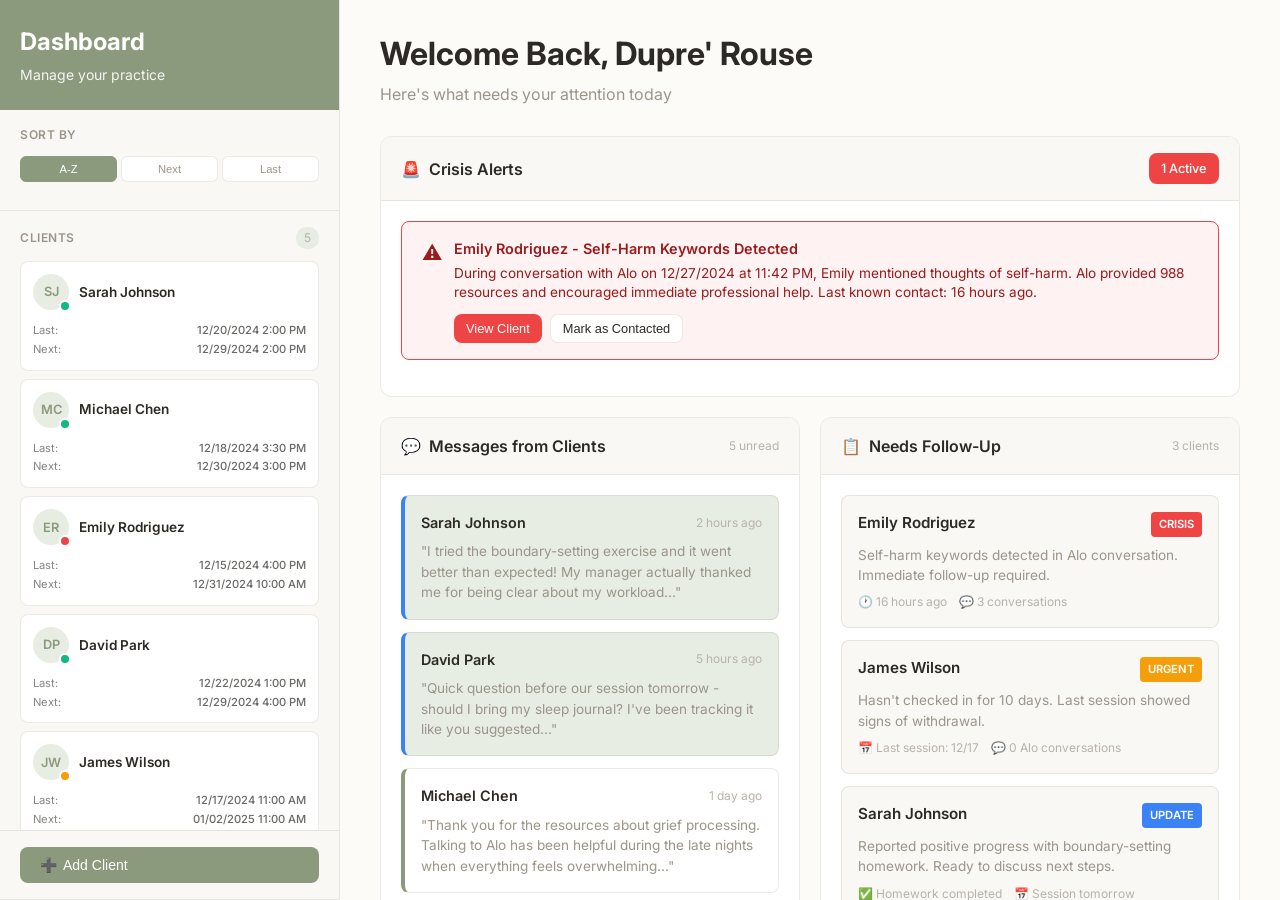
<file: versions/2025-1129_02-Dashboard_index (28).html>
<!DOCTYPE html>
<html lang="en">
<head>
  <meta charset="UTF-8">
  <meta name="viewport" content="width=device-width, initial-scale=1.0">
  <title>Alo Therapist Dashboard - Enhanced</title>
  <link rel="preconnect" href="https://fonts.googleapis.com">
  <link rel="preconnect" href="https://fonts.gstatic.com" crossorigin>
  <link href="https://fonts.googleapis.com/css2?family=Inter:wght@400;500;600;700&display=swap" rel="stylesheet">
  
  <style>
    /* ============================================================ */
    /* CSS CUSTOM PROPERTIES - Design System                       */
    /* ============================================================ */
    :root {
      --cream: #FDFBF7;
      --warm-white: #FAF8F5;
      --stone: #9C9589;
      --charcoal: #2D2A26;
      --sage: #8B9A7D;
      --sage-light: #E8EDE4;
      --border: rgba(156, 149, 137, 0.2);
      --success: #10b981;
      --warning: #f59e0b;
      --danger: #ef4444;
      --info: #3b82f6;
      --text: var(--charcoal);
      --text-light: var(--stone);
      --text-muted: #B8B3A9;
      --bg: var(--cream);
      --white: #FFFFFF;
    }
    
    /* ============================================================ */
    /* GLOBAL RESET & BASE STYLES                                  */
    /* ============================================================ */
    * {
      margin: 0;
      padding: 0;
      box-sizing: border-box;
    }
    
    body {
      font-family: 'Inter', -apple-system, BlinkMacSystemFont, 'Segoe UI', sans-serif;
      background: var(--bg);
      color: var(--text);
      line-height: 1.5;
      overflow: hidden;
    }
    
    /* ============================================================ */
    /* MAIN LAYOUT - Two-pane grid                                 */
    /* ============================================================ */
    .layout {
      display: grid;
      grid-template-columns: 340px 1fr;
      height: 100vh;
      background: var(--bg);
    }
    
    /* ============================================================ */
    /* SIDEBAR - Left pane                                         */
    /* ============================================================ */
    .sidebar {
      background: var(--warm-white);
      border-right: 1px solid var(--border);
      overflow-y: auto;
      display: flex;
      flex-direction: column;
    }
    
    .sidebar-header {
      padding: 24px 20px;
      border-bottom: 1px solid var(--border);
      background: var(--sage);
      color: white;
    }
    
    .sidebar-header h1 {
      font-size: 1.5rem;
      font-weight: 700;
      margin-bottom: 4px;
    }
    
    .sidebar-header p {
      font-size: 0.875rem;
      opacity: 0.9;
    }
    
    .sidebar-section {
      padding: 16px 20px;
      border-bottom: 1px solid var(--border);
    }
    
    .sidebar-section-header {
      display: flex;
      justify-content: space-between;
      align-items: center;
      margin-bottom: 12px;
    }
    
    .sidebar-section-title {
      font-size: 0.75rem;
      font-weight: 600;
      text-transform: uppercase;
      letter-spacing: 0.5px;
      color: var(--text-light);
    }
    
    .client-count {
      font-size: 0.75rem;
      color: var(--text-muted);
      background: var(--sage-light);
      padding: 2px 8px;
      border-radius: 10px;
    }
    
    /* Sort controls */
    .sort-controls {
      display: flex;
      gap: 4px;
      margin-bottom: 12px;
    }
    
    .sort-btn {
      flex: 1;
      padding: 6px 8px;
      border: 1px solid var(--border);
      background: white;
      border-radius: 6px;
      font-size: 0.7rem;
      font-weight: 500;
      color: var(--text-light);
      cursor: pointer;
      transition: all 0.2s;
    }
    
    .sort-btn:hover {
      background: var(--sage-light);
    }
    
    .sort-btn.active {
      background: var(--sage);
      color: white;
      border-color: var(--sage);
    }
    
    /* ============================================================ */
    /* CLIENT LIST ITEMS                                           */
    /* ============================================================ */
    .client-list {
      display: flex;
      flex-direction: column;
      gap: 8px;
    }
    
    .client-item {
      display: flex;
      flex-direction: column;
      gap: 8px;
      padding: 12px;
      border-radius: 8px;
      cursor: pointer;
      transition: all 0.2s;
      background: white;
      border: 1px solid var(--border);
      position: relative;
    }
    
    .client-item:hover {
      background: var(--sage-light);
      border-color: var(--sage);
    }
    
    .client-item.active {
      background: var(--sage);
      color: white;
      border-color: var(--sage);
    }
    
    .client-item-header {
      display: flex;
      align-items: center;
      gap: 10px;
    }
    
    .client-avatar {
      width: 36px;
      height: 36px;
      background: var(--sage-light);
      border-radius: 50%;
      display: flex;
      align-items: center;
      justify-content: center;
      font-weight: 600;
      font-size: 0.8rem;
      color: var(--sage);
      flex-shrink: 0;
      position: relative;
    }
    
    .client-item.active .client-avatar {
      background: rgba(255, 255, 255, 0.2);
      color: white;
    }
    
    /* Status badges on avatars */
    .status-badge {
      position: absolute;
      bottom: -2px;
      right: -2px;
      width: 12px;
      height: 12px;
      border-radius: 50%;
      border: 2px solid white;
    }
    
    .client-item.active .status-badge {
      border-color: var(--sage);
    }
    
    .status-badge.crisis {
      background: var(--danger);
      animation: pulse 2s infinite;
    }
    
    .status-badge.needs-attention {
      background: var(--warning);
    }
    
    .status-badge.active-status {
      background: var(--success);
    }
    
    @keyframes pulse {
      0%, 100% { 
        transform: scale(1); 
        box-shadow: 0 0 0 0 rgba(239, 68, 68, 0.4); 
      }
      50% { 
        transform: scale(1.1); 
        box-shadow: 0 0 0 4px rgba(239, 68, 68, 0); 
      }
    }
    
    .client-info {
      flex: 1;
      min-width: 0;
    }
    
    .client-name {
      font-weight: 600;
      font-size: 0.85rem;
      white-space: nowrap;
      overflow: hidden;
      text-overflow: ellipsis;
    }
    
    .client-meta {
      font-size: 0.7rem;
      opacity: 0.7;
      display: flex;
      flex-direction: column;
      gap: 2px;
      margin-top: 4px;
    }
    
    .client-meta-row {
      display: flex;
      justify-content: space-between;
      gap: 8px;
    }
    
    .meta-label {
      color: inherit;
      opacity: 0.8;
    }
    
    .meta-value {
      font-weight: 500;
    }
    
    /* ============================================================ */
    /* MAIN CONTENT AREA - Right pane                              */
    /* ============================================================ */
    .main {
      padding: 30px 40px;
      overflow-y: auto;
      background: var(--bg);
    }
    
    .view {
      display: none;
    }
    
    .view.active {
      display: block;
    }
    
    /* ============================================================ */
    /* PAGE HEADER                                                 */
    /* ============================================================ */
    .page-header {
      margin-bottom: 30px;
      display: flex;
      justify-content: space-between;
      align-items: flex-start;
    }
    
    .page-title {
      font-size: 2rem;
      font-weight: 700;
      color: var(--charcoal);
      margin-bottom: 4px;
    }
    
    .page-subtitle {
      font-size: 1rem;
      color: var(--text-light);
    }
    
    /* ============================================================ */
    /* STATS GRID                                                  */
    /* ============================================================ */
    .stats-grid {
      display: grid;
      grid-template-columns: repeat(auto-fit, minmax(240px, 1fr));
      gap: 20px;
      margin-bottom: 30px;
    }
    
    .stat-card {
      background: white;
      border: 1px solid var(--border);
      border-radius: 12px;
      padding: 24px;
      transition: all 0.2s;
    }
    
    .stat-card:hover {
      box-shadow: 0 4px 12px rgba(0,0,0,0.08);
    }
    
    .stat-card.crisis {
      border-left: 4px solid var(--danger);
      background: #fef2f2;
    }
    
    .stat-card.warning {
      border-left: 4px solid var(--warning);
      background: #fffbeb;
    }
    
    .stat-card.info {
      border-left: 4px solid var(--sage);
      background: var(--sage-light);
    }
    
    .stat-label {
      font-size: 0.875rem;
      color: var(--text-light);
      margin-bottom: 8px;
    }
    
    .stat-value {
      font-size: 2rem;
      font-weight: 700;
      color: var(--charcoal);
      margin-bottom: 4px;
    }
    
    .stat-change {
      font-size: 0.75rem;
      color: var(--text-muted);
    }
    
    /* ============================================================ */
    /* TABS SYSTEM                                                 */
    /* ============================================================ */
    .tabs {
      display: flex;
      gap: 4px;
      background: white;
      border: 1px solid var(--border);
      border-radius: 12px;
      padding: 6px;
      margin-bottom: 24px;
    }
    
    .tab {
      flex: 1;
      padding: 10px 16px;
      border: none;
      background: none;
      border-radius: 8px;
      font-size: 0.875rem;
      font-weight: 500;
      color: var(--text-light);
      cursor: pointer;
      transition: all 0.2s;
    }
    
    .tab:hover {
      background: var(--sage-light);
      color: var(--charcoal);
    }
    
    .tab.active {
      background: var(--sage);
      color: white;
    }
    
    /* ============================================================ */
    /* TAB CONTENT                                                 */
    /* ============================================================ */
    .tab-content {
      display: none;
    }
    
    .tab-content.active {
      display: block;
    }
    
    /* ============================================================ */
    /* CARD COMPONENT                                              */
    /* ============================================================ */
    .card {
      background: white;
      border: 1px solid var(--border);
      border-radius: 12px;
      margin-bottom: 20px;
      overflow: hidden;
    }
    
    .card-header {
      padding: 16px 20px;
      border-bottom: 1px solid var(--border);
      background: var(--warm-white);
      display: flex;
      justify-content: space-between;
      align-items: center;
    }
    
    .card-title {
      font-weight: 600;
      font-size: 1rem;
      color: var(--charcoal);
      display: flex;
      align-items: center;
      gap: 8px;
    }
    
    .card-body {
      padding: 20px;
    }
    
    /* ============================================================ */
    /* ALERT COMPONENT                                             */
    /* ============================================================ */
    .alert {
      padding: 16px 20px;
      border-radius: 8px;
      margin-bottom: 16px;
      display: flex;
      align-items: flex-start;
      gap: 12px;
      border: 1px solid;
    }
    
    .alert-icon {
      font-size: 1.25rem;
      flex-shrink: 0;
    }
    
    .alert-content {
      flex: 1;
    }
    
    .alert-title {
      font-weight: 600;
      margin-bottom: 4px;
      font-size: 0.9rem;
    }
    
    .alert-text {
      font-size: 0.85rem;
      line-height: 1.4;
    }
    
    .alert.crisis {
      background: #fef2f2;
      border-color: var(--danger);
      color: #991b1b;
    }
    
    .alert.warning {
      background: #fffbeb;
      border-color: var(--warning);
      color: #92400e;
    }
    
    .alert.info {
      background: var(--sage-light);
      border-color: var(--sage);
      color: #1e3a1a;
    }
    
    /* ============================================================ */
    /* BUTTONS                                                     */
    /* ============================================================ */
    .btn {
      padding: 10px 20px;
      border: none;
      border-radius: 8px;
      font-size: 0.875rem;
      font-weight: 500;
      cursor: pointer;
      transition: all 0.2s;
      display: inline-flex;
      align-items: center;
      gap: 6px;
    }
    
    .btn-primary {
      background: var(--sage);
      color: white;
    }
    
    .btn-primary:hover {
      background: #7a8a6d;
    }
    
    .btn-secondary {
      background: white;
      color: var(--charcoal);
      border: 1px solid var(--border);
    }
    
    .btn-secondary:hover {
      background: var(--sage-light);
    }
    
    .btn-danger {
      background: var(--danger);
      color: white;
    }
    
    .btn-danger:hover {
      background: #dc2626;
    }
    
    .btn-sm {
      padding: 6px 12px;
      font-size: 0.8rem;
    }
    
    /* ============================================================ */
    /* LIST ITEMS                                                  */
    /* ============================================================ */
    .item-list {
      display: flex;
      flex-direction: column;
      gap: 12px;
    }
    
    .list-item {
      padding: 16px;
      background: var(--warm-white);
      border: 1px solid var(--border);
      border-radius: 8px;
      transition: all 0.2s;
      cursor: pointer;
    }
    
    .list-item:hover {
      border-color: var(--sage);
      box-shadow: 0 2px 8px rgba(0,0,0,0.05);
    }
    
    .list-item-header {
      display: flex;
      justify-content: space-between;
      align-items: flex-start;
      margin-bottom: 8px;
    }
    
    .list-item-title {
      font-weight: 600;
      color: var(--charcoal);
      font-size: 0.95rem;
    }
    
    .list-item-badge {
      padding: 4px 8px;
      border-radius: 4px;
      font-size: 0.7rem;
      font-weight: 600;
      text-transform: uppercase;
    }
    
    .list-item-badge.crisis {
      background: var(--danger);
      color: white;
    }
    
    .list-item-badge.urgent {
      background: var(--warning);
      color: white;
    }
    
    .list-item-badge.new {
      background: var(--info);
      color: white;
    }
    
    .list-item-text {
      font-size: 0.85rem;
      color: var(--text-light);
      line-height: 1.5;
      margin-bottom: 8px;
    }
    
    .list-item-meta {
      font-size: 0.75rem;
      color: var(--text-muted);
      display: flex;
      gap: 12px;
      flex-wrap: wrap;
    }
    
    .meta-item {
      display: flex;
      align-items: center;
      gap: 4px;
    }
    
    /* ============================================================ */
    /* MESSAGE COMPONENT                                           */
    /* ============================================================ */
    .message-item {
      padding: 16px;
      background: white;
      border: 1px solid var(--border);
      border-left: 4px solid var(--sage);
      border-radius: 8px;
      margin-bottom: 12px;
      transition: all 0.2s;
      cursor: pointer;
    }
    
    .message-item:hover {
      box-shadow: 0 2px 8px rgba(0,0,0,0.08);
    }
    
    .message-item.unread {
      background: var(--sage-light);
      border-left-color: var(--info);
    }
    
    .message-header {
      display: flex;
      justify-content: space-between;
      align-items: center;
      margin-bottom: 8px;
    }
    
    .message-from {
      font-weight: 600;
      color: var(--charcoal);
      font-size: 0.9rem;
    }
    
    .message-time {
      font-size: 0.75rem;
      color: var(--text-muted);
    }
    
    .message-preview {
      font-size: 0.85rem;
      color: var(--text-light);
      line-height: 1.5;
    }
    
    /* Full message view */
    .message-full {
      background: var(--warm-white);
      border: 1px solid var(--border);
      border-radius: 8px;
      padding: 20px;
      margin-bottom: 16px;
    }
    
    .message-full-header {
      display: flex;
      justify-content: space-between;
      align-items: flex-start;
      margin-bottom: 16px;
      padding-bottom: 12px;
      border-bottom: 1px solid var(--border);
    }
    
    .message-full-body {
      font-size: 0.95rem;
      line-height: 1.6;
      color: var(--charcoal);
    }
    
    /* ============================================================ */
    /* EMPTY STATES                                                */
    /* ============================================================ */
    .empty-state {
      text-align: center;
      padding: 60px 20px;
      color: var(--text-light);
    }
    
    .empty-state-icon {
      font-size: 3rem;
      margin-bottom: 16px;
      opacity: 0.3;
    }
    
    .empty-state-title {
      font-size: 1.25rem;
      font-weight: 600;
      margin-bottom: 8px;
      color: var(--charcoal);
    }
    
    .empty-state-text {
      font-size: 0.875rem;
      color: var(--text-light);
    }
    
    /* ============================================================ */
    /* INFO BOX                                                    */
    /* ============================================================ */
    .info-box {
      background: var(--sage-light);
      border-left: 4px solid var(--sage);
      padding: 16px;
      border-radius: 4px;
      margin-bottom: 16px;
    }
    
    .info-box-title {
      font-weight: 600;
      margin-bottom: 8px;
      color: var(--charcoal);
      font-size: 0.875rem;
    }
    
    .info-box-text {
      font-size: 0.8rem;
      color: var(--text-light);
      line-height: 1.5;
    }
    
    /* ============================================================ */
    /* GRID LAYOUTS                                                */
    /* ============================================================ */
    .two-column-grid {
      display: grid;
      grid-template-columns: 1fr 1fr;
      gap: 20px;
      margin-bottom: 20px;
    }
    
    @media (max-width: 1200px) {
      .two-column-grid {
        grid-template-columns: 1fr;
      }
    }
    
    /* ============================================================ */
    /* RESPONSIVE                                                  */
    /* ============================================================ */
    @media (max-width: 768px) {
      .layout {
        grid-template-columns: 1fr;
      }
      
      .sidebar {
        display: none;
      }
      
      .stats-grid {
        grid-template-columns: 1fr;
      }
    }
  </style>
</head>
<body>
  
  <!-- ============================================================ -->
  <!-- MAIN LAYOUT                                                 -->
  <!-- ============================================================ -->
  <div class="layout">
    
    <!-- ============================================================ -->
    <!-- SIDEBAR                                                     -->
    <!-- ============================================================ -->
    <div class="sidebar">
      <div class="sidebar-header">
        <h1>Dashboard</h1>
        <p>Manage your practice</p>
      </div>
      
      <div class="sidebar-section">
        <div class="sidebar-section-header">
          <div class="sidebar-section-title">Sort By</div>
        </div>
        <div class="sort-controls">
          <button class="sort-btn active" onclick="sortClients('az', event)">A-Z</button>
          <button class="sort-btn" onclick="sortClients('next', event)">Next</button>
          <button class="sort-btn" onclick="sortClients('last', event)">Last</button>
        </div>
      </div>
      
      <div class="sidebar-section" style="flex: 1; overflow-y: auto;">
        <div class="sidebar-section-header">
          <div class="sidebar-section-title">Clients</div>
          <div class="client-count" id="clientCount">0</div>
        </div>
        <div class="client-list" id="clientList">
          <!-- Client items will be inserted here by JavaScript -->
        </div>
      </div>
      
      <div class="sidebar-section">
        <button class="btn btn-primary" style="width: 100%;" onclick="addNewClient()">
          <span>➕</span>
          <span>Add Client</span>
        </button>
      </div>
    </div>
    
    <!-- ============================================================ -->
    <!-- MAIN CONTENT AREA                                           -->
    <!-- ============================================================ -->
    <div class="main">
      
      <!-- ============================================================ -->
      <!-- HOME VIEW                                                   -->
      <!-- ============================================================ -->
      <div id="homeView" class="view active">
        
        <!-- Page Header -->
        <div class="page-header">
          <div>
            <h1 class="page-title">Welcome Back, Dupre' Rouse</h1>
            <p class="page-subtitle">Here's what needs your attention today</p>
          </div>
        </div>
        
        <!-- Crisis Alerts Section -->
        <div class="card">
          <div class="card-header">
            <span class="card-title">
              <span>🚨</span>
              <span>Crisis Alerts</span>
            </span>
            <span class="btn btn-sm btn-danger" style="pointer-events: none;">1 Active</span>
          </div>
          <div class="card-body">
            <div class="alert crisis">
              <div class="alert-icon">⚠️</div>
              <div class="alert-content">
                <div class="alert-title">Emily Rodriguez - Self-Harm Keywords Detected</div>
                <div class="alert-text">
                  During conversation with Alo on 12/27/2024 at 11:42 PM, Emily mentioned thoughts of self-harm. 
                  Alo provided 988 resources and encouraged immediate professional help. 
                  Last known contact: 16 hours ago.
                </div>
                <div style="margin-top: 12px; display: flex; gap: 8px;">
                  <button class="btn btn-danger btn-sm" onclick="selectClient('client-3')">View Client</button>
                  <button class="btn btn-secondary btn-sm" onclick="alert('Crisis marked as contacted')">Mark as Contacted</button>
                </div>
              </div>
            </div>
          </div>
        </div>
        
        <!-- Two Column Layout for Messages & Triage -->
        <div class="two-column-grid">
          
          <!-- Client Messages -->
          <div class="card">
            <div class="card-header">
              <span class="card-title">
                <span>💬</span>
                <span>Messages from Clients</span>
              </span>
              <span style="font-size: 0.75rem; color: var(--text-muted);">5 unread</span>
            </div>
            <div class="card-body">
              <div class="message-item unread" onclick="viewClientMessages('client-1')">
                <div class="message-header">
                  <div class="message-from">Sarah Johnson</div>
                  <div class="message-time">2 hours ago</div>
                </div>
                <div class="message-preview">
                  "I tried the boundary-setting exercise and it went better than expected! 
                  My manager actually thanked me for being clear about my workload..."
                </div>
              </div>
              
              <div class="message-item unread" onclick="viewClientMessages('client-4')">
                <div class="message-header">
                  <div class="message-from">David Park</div>
                  <div class="message-time">5 hours ago</div>
                </div>
                <div class="message-preview">
                  "Quick question before our session tomorrow - should I bring my sleep journal? 
                  I've been tracking it like you suggested..."
                </div>
              </div>
              
              <div class="message-item" onclick="viewClientMessages('client-2')">
                <div class="message-header">
                  <div class="message-from">Michael Chen</div>
                  <div class="message-time">1 day ago</div>
                </div>
                <div class="message-preview">
                  "Thank you for the resources about grief processing. Talking to Alo has been 
                  helpful during the late nights when everything feels overwhelming..."
                </div>
              </div>
            </div>
          </div>
          
          <!-- Clients Needing Attention -->
          <div class="card">
            <div class="card-header">
              <span class="card-title">
                <span>📋</span>
                <span>Needs Follow-Up</span>
              </span>
              <span style="font-size: 0.75rem; color: var(--text-muted);">3 clients</span>
            </div>
            <div class="card-body">
              <div class="item-list">
                <div class="list-item" onclick="selectClient('client-3')">
                  <div class="list-item-header">
                    <div class="list-item-title">Emily Rodriguez</div>
                    <div class="list-item-badge crisis">Crisis</div>
                  </div>
                  <div class="list-item-text">
                    Self-harm keywords detected in Alo conversation. Immediate follow-up required.
                  </div>
                  <div class="list-item-meta">
                    <span class="meta-item">🕐 16 hours ago</span>
                    <span class="meta-item">💬 3 conversations</span>
                  </div>
                </div>
                
                <div class="list-item" onclick="selectClient('client-5')">
                  <div class="list-item-header">
                    <div class="list-item-title">James Wilson</div>
                    <div class="list-item-badge urgent">Urgent</div>
                  </div>
                  <div class="list-item-text">
                    Hasn't checked in for 10 days. Last session showed signs of withdrawal.
                  </div>
                  <div class="list-item-meta">
                    <span class="meta-item">📅 Last session: 12/17</span>
                    <span class="meta-item">💬 0 Alo conversations</span>
                  </div>
                </div>
                
                <div class="list-item" onclick="selectClient('client-1')">
                  <div class="list-item-header">
                    <div class="list-item-title">Sarah Johnson</div>
                    <div class="list-item-badge new">Update</div>
                  </div>
                  <div class="list-item-text">
                    Reported positive progress with boundary-setting homework. Ready to discuss next steps.
                  </div>
                  <div class="list-item-meta">
                    <span class="meta-item">✅ Homework completed</span>
                    <span class="meta-item">📅 Session tomorrow</span>
                  </div>
                </div>
              </div>
            </div>
          </div>
          
        </div>
        
        <!-- Recent Alo Activity -->
        <div class="card">
          <div class="card-header">
            <span class="card-title">
              <span>🤖</span>
              <span>Recent Alo Activity</span>
            </span>
          </div>
          <div class="card-body">
            <div class="item-list">
              <div class="list-item" onclick="selectClient('client-1')">
                <div class="list-item-header">
                  <div class="list-item-title">Sarah Johnson - Work Stress Discussion</div>
                  <div class="list-item-badge new">2h ago</div>
                </div>
                <div class="list-item-text">
                  8-minute conversation about managing expectations with manager. 
                  Alo used LISTEN → EXPLORE → OFFER flow. Client reported feeling clearer afterward.
                </div>
                <div class="list-item-meta">
                  <span class="meta-item">😊 Emotional load: Moderate</span>
                  <span class="meta-item">💡 4 options offered</span>
                </div>
              </div>
              
              <div class="list-item" onclick="selectClient('client-2')">
                <div class="list-item-header">
                  <div class="list-item-title">Michael Chen - Grief Processing</div>
                  <div class="list-item-badge new">5h ago</div>
                </div>
                <div class="list-item-text">
                  12-minute late-night conversation about loss and overwhelm. 
                  Alo used WITNESS → HOLD flow, focusing on presence rather than problem-solving.
                </div>
                <div class="list-item-meta">
                  <span class="meta-item">😢 Emotional load: High</span>
                  <span class="meta-item">🕐 11:47 PM</span>
                </div>
              </div>
            </div>
          </div>
        </div>
        
      </div>
      
      <!-- ============================================================ -->
      <!-- CLIENT DETAIL VIEW                                          -->
      <!-- ============================================================ -->
      <div id="clientView" class="view">
        <div class="page-header">
          <div>
            <h1 class="page-title" id="clientDetailName">Client Name</h1>
            <p class="page-subtitle" id="clientDetailMeta">Client Code: ABC-001</p>
          </div>
          <button class="btn btn-secondary" onclick="showHomeView()">
            ← Back to Home
          </button>
        </div>
        
        <!-- Tab Navigation -->
        <div class="tabs">
          <button class="tab active" onclick="switchTab('prep', event)">Session Prep</button>
          <button class="tab" onclick="switchTab('notes', event)">Session Notes</button>
          <button class="tab" onclick="switchTab('homework', event)">Homework</button>
          <button class="tab" onclick="switchTab('messages', event)">Messages</button>
          <button class="tab" onclick="switchTab('activity', event)">Alo Activity</button>
        </div>
        
        <!-- Tab: Session Prep -->
        <div class="tab-content active" id="tab-prep">
          <div class="card">
            <div class="card-header">
              <span class="card-title">Since Last Session</span>
            </div>
            <div class="card-body" id="prepContent">
              <!-- Dynamic content -->
            </div>
          </div>
          
          <div class="card">
            <div class="card-header">
              <span class="card-title">Open Items</span>
            </div>
            <div class="card-body" id="openItemsContent">
              <!-- Dynamic content -->
            </div>
          </div>
        </div>
        
        <!-- Tab: Session Notes -->
        <div class="tab-content" id="tab-notes">
          <div class="card">
            <div class="card-header">
              <span class="card-title">Session Notes</span>
              <button class="btn btn-sm btn-primary" onclick="addSessionNote()">+ New Note</button>
            </div>
            <div class="card-body" id="notesContent">
              <!-- Dynamic content -->
            </div>
          </div>
        </div>
        
        <!-- Tab: Homework -->
        <div class="tab-content" id="tab-homework">
          <div class="card">
            <div class="card-header">
              <span class="card-title">Assigned Homework</span>
              <button class="btn btn-sm btn-primary" onclick="assignHomework()">+ Assign</button>
            </div>
            <div class="card-body" id="homeworkContent">
              <!-- Dynamic content -->
            </div>
          </div>
        </div>
        
        <!-- Tab: Messages -->
        <div class="tab-content" id="tab-messages">
          <div class="card">
            <div class="card-header">
              <span class="card-title">Messages from Client</span>
            </div>
            <div class="card-body" id="messagesContent">
              <!-- Dynamic content -->
            </div>
          </div>
        </div>
        
        <!-- Tab: Alo Activity -->
        <div class="tab-content" id="tab-activity">
          <div class="card">
            <div class="card-header">
              <span class="card-title">Recent Conversations with Alo</span>
            </div>
            <div class="card-body" id="activityContent">
              <!-- Dynamic content -->
            </div>
          </div>
        </div>
      </div>
      
    </div>
  </div>
  
  <!-- ============================================================ -->
  <!-- JAVASCRIPT                                                  -->
  <!-- ============================================================ -->
  <script>
    // ============================================================
    // SUPABASE CONFIGURATION
    // ============================================================
    
    const SUPABASE_URL = 'https://wekvrjnbjpbvvpfuwzvz.supabase.co';
    const SUPABASE_ANON_KEY = 'eyJhbGciOiJIUzI1NiIsInR5cCI6IkpXVCJ9.eyJpc3MiOiJzdXBhYmFzZSIsInJlZiI6Indla3Zyam5ianBidnZwZnV3enZ6Iiwicm9sZSI6ImFub24iLCJpYXQiOjE3MzQzOTM4NzIsImV4cCI6MjA0OTk2OTg3Mn0.HTG4XJ-LoOJsn0rNF2APLpLEqYoPZ3NVLJ9c8HfOYMY';
    const THERAPIST_ID = 'THERAPIST_001';
    
    // ============================================================
    // API HELPER FUNCTION
    // ============================================================
    
    async function supabaseQuery(endpoint) {
      try {
        const response = await fetch(`${SUPABASE_URL}${endpoint}`, {
          headers: {
            'apikey': SUPABASE_ANON_KEY,
            'Authorization': `Bearer ${SUPABASE_ANON_KEY}`
          }
        });
        
        if (!response.ok) {
          console.error('Supabase error:', response.status);
          return null;
        }
        
        const text = await response.text();
        return text ? JSON.parse(text) : null;
      } catch (error) {
        console.error('API error:', error);
        return null;
      }
    }
    
    // ============================================================
    // DATA - Mock client data with full details
    // ============================================================
    
    const MOCK_CLIENTS = [
      {
        id: 'client-1',
        name: 'Sarah Johnson',
        initials: 'SJ',
        clientCode: 'SARAH-001',
        lastSession: '12/20/2024 2:00 PM',
        lastSessionDate: new Date('2024-12-20T14:00:00'),
        nextSession: '12/29/2024 2:00 PM',
        nextSessionDate: new Date('2024-12-29T14:00:00'),
        status: 'active-status',
        needsAttention: true,
        messages: [
          {
            id: 'msg-1',
            text: "I tried the boundary-setting exercise and it went better than expected! My manager actually thanked me for being clear about my workload. I told her I couldn't take on the new project right now, and instead of being upset, she said she appreciated my honesty. I feel like I'm finally learning to advocate for myself.",
            time: '2 hours ago',
            timestamp: new Date(Date.now() - 2 * 60 * 60 * 1000),
            unread: true
          }
        ],
        homework: [
          {
            title: 'Boundary-Setting Practice',
            description: 'Practice saying "no" to one small request this week',
            assigned: '12/20/2024',
            status: 'Completed',
            notes: 'Client successfully set boundary with manager about new project'
          },
          {
            title: 'Thought Journal',
            description: 'Track automatic negative thoughts when feeling overwhelmed',
            assigned: '12/13/2024',
            status: 'In Progress',
            notes: null
          }
        ],
        notes: [
          {
            date: '12/20/2024',
            content: 'Discussed work stress and boundary-setting. Client showed insight into patterns of over-commitment. Assigned homework on assertive communication. Client expressed motivation to try new approach with manager.'
          },
          {
            date: '12/13/2024',
            content: 'Explored relationship with parents and how it relates to perfectionism at work. Client processing childhood experiences of feeling need to please others to be valued.'
          }
        ],
        alocActivity: [
          {
            date: '2 hours ago',
            title: 'Work Stress Discussion',
            duration: '8 minutes',
            emotionalLoad: 'Moderate',
            intentionFlow: 'LISTEN → EXPLORE → OFFER',
            summary: 'Discussed managing expectations with manager. Client reported feeling clearer afterward.'
          }
        ],
        prepSummary: {
          conversationCount: 2,
          topics: ['work stress', 'boundary-setting'],
          emotionalLoad: 'Moderate',
          homeworkStatus: 'Completed boundary-setting exercise with positive results'
        }
      },
      {
        id: 'client-2',
        name: 'Michael Chen',
        initials: 'MC',
        clientCode: 'MICHAEL-002',
        lastSession: '12/18/2024 3:30 PM',
        lastSessionDate: new Date('2024-12-18T15:30:00'),
        nextSession: '12/30/2024 3:00 PM',
        nextSessionDate: new Date('2024-12-30T15:00:00'),
        status: 'active-status',
        needsAttention: false,
        messages: [
          {
            id: 'msg-2',
            text: "Thank you for the resources about grief processing. Talking to Alo has been helpful during the late nights when everything feels overwhelming. It doesn't fix anything, but it helps me feel less alone in the dark hours.",
            time: '1 day ago',
            timestamp: new Date(Date.now() - 24 * 60 * 60 * 1000),
            unread: false
          }
        ],
        homework: [
          {
            title: 'Grief Journal',
            description: 'Write about memories and feelings when they arise',
            assigned: '12/18/2024',
            status: 'In Progress',
            notes: 'Client using Alo for late-night support'
          }
        ],
        notes: [
          {
            date: '12/18/2024',
            content: 'Continued grief work following loss of father. Client experiencing waves of emotion, particularly at night. Discussed healthy coping mechanisms. Encouraged use of Alo for between-session support.'
          }
        ],
        alocActivity: [
          {
            date: '5 hours ago',
            title: 'Grief Processing',
            duration: '12 minutes',
            emotionalLoad: 'High',
            intentionFlow: 'WITNESS → HOLD',
            summary: 'Late-night conversation about loss and overwhelm. Alo provided presence without problem-solving.'
          }
        ],
        prepSummary: {
          conversationCount: 4,
          topics: ['grief', 'loss', 'overwhelm'],
          emotionalLoad: 'High',
          homeworkStatus: 'Actively journaling, high Alo usage during nights'
        }
      },
      {
        id: 'client-3',
        name: 'Emily Rodriguez',
        initials: 'ER',
        clientCode: 'EMILY-003',
        lastSession: '12/15/2024 4:00 PM',
        lastSessionDate: new Date('2024-12-15T16:00:00'),
        nextSession: '12/31/2024 10:00 AM',
        nextSessionDate: new Date('2024-12-31T10:00:00'),
        status: 'crisis',
        needsAttention: true,
        messages: [],
        homework: [],
        notes: [
          {
            date: '12/15/2024',
            content: 'Session focused on depression symptoms and coping strategies. Client reported increased isolation and negative thoughts. Safety plan reviewed. Scheduled follow-up for next week.'
          }
        ],
        alocActivity: [
          {
            date: '16 hours ago',
            title: 'Crisis Intervention',
            duration: '5 minutes',
            emotionalLoad: 'Crisis',
            intentionFlow: 'CRISIS',
            summary: 'Self-harm keywords detected. Alo provided 988 resources and encouraged immediate professional contact.'
          }
        ],
        prepSummary: {
          conversationCount: 3,
          topics: ['depression', 'self-harm thoughts'],
          emotionalLoad: 'Crisis',
          homeworkStatus: 'CRISIS ALERT - Immediate follow-up required'
        }
      },
      {
        id: 'client-4',
        name: 'David Park',
        initials: 'DP',
        clientCode: 'DAVID-004',
        lastSession: '12/22/2024 1:00 PM',
        lastSessionDate: new Date('2024-12-22T13:00:00'),
        nextSession: '12/29/2024 4:00 PM',
        nextSessionDate: new Date('2024-12-29T16:00:00'),
        status: 'active-status',
        needsAttention: false,
        messages: [
          {
            id: 'msg-3',
            text: "Quick question before our session tomorrow - should I bring my sleep journal? I've been tracking it like you suggested and I have about 10 days of data now. Some interesting patterns are emerging.",
            time: '5 hours ago',
            timestamp: new Date(Date.now() - 5 * 60 * 60 * 1000),
            unread: true
          }
        ],
        homework: [
          {
            title: 'Sleep Hygiene Tracking',
            description: 'Track bedtime, wake time, and sleep quality for 7 days',
            assigned: '12/22/2024',
            status: 'In Progress',
            notes: 'Client tracking consistently, 10 days of data collected'
          }
        ],
        notes: [
          {
            date: '12/22/2024',
            content: 'Discussed sleep issues and impact on mood. Client willing to try sleep hygiene improvements. Assigned tracking homework. Follow-up scheduled to review patterns.'
          }
        ],
        alocActivity: [
          {
            date: 'Yesterday',
            title: 'Sleep Hygiene Check-In',
            duration: '4 minutes',
            emotionalLoad: 'Low',
            intentionFlow: 'LISTEN → EXPLORE',
            summary: 'Asked logistical question about bringing journal to session.'
          }
        ],
        prepSummary: {
          conversationCount: 1,
          topics: ['sleep hygiene', 'homework question'],
          emotionalLoad: 'Low',
          homeworkStatus: '10 days of sleep tracking completed - ready to review'
        }
      },
      {
        id: 'client-5',
        name: 'James Wilson',
        initials: 'JW',
        clientCode: 'JAMES-005',
        lastSession: '12/17/2024 11:00 AM',
        lastSessionDate: new Date('2024-12-17T11:00:00'),
        nextSession: '01/02/2025 11:00 AM',
        nextSessionDate: new Date('2025-01-02T11:00:00'),
        status: 'needs-attention',
        needsAttention: true,
        messages: [],
        homework: [],
        notes: [
          {
            date: '12/17/2024',
            content: 'Client showed signs of withdrawal and reduced engagement. Discussed recent stressors but client minimized concerns. Scheduled follow-up. Will monitor for continued isolation.'
          }
        ],
        alocActivity: [],
        prepSummary: {
          conversationCount: 0,
          topics: [],
          emotionalLoad: 'Unknown',
          homeworkStatus: 'No Alo activity in 10 days - consider outreach'
        }
      }
    ];
    
    // ============================================================
    // APPLICATION STATE
    // ============================================================
    
    let APP_STATE = {
      currentClient: null,
      currentTab: 'prep',
      currentSort: 'status',
      clients: []
    };
    
    // ============================================================
    // LOAD DATA FROM SUPABASE
    // ============================================================
    
    async function loadDashboardData() {
      try {
        console.log('Loading dashboard data from Supabase...');
        
        // Try loading from therapist_client_list first
        let clientList = await supabaseQuery(`/rest/v1/therapist_client_list?therapist_id=eq.${THERAPIST_ID}&select=*&order=last_activity.desc`);
        
        // If no data in therapist_client_list, build from crisis_alerts and client_messages
        if (!clientList || clientList.length === 0) {
          console.warn('No data in therapist_client_list, building from other tables...');
          clientList = await buildClientListFromSources();
        }
        
        // If still no data, fall back to mock data
        if (!clientList || clientList.length === 0) {
          console.warn('⚠️ Supabase unreachable or empty. Using MOCK DATA for demo.');
          APP_STATE.clients = [...MOCK_CLIENTS];
          renderClientList();
          return;
        }
        
        console.log(`Found ${clientList.length} clients`);
        
        // Transform Supabase data to match our client structure
        APP_STATE.clients = clientList.map(client => {
          // Determine status based on severity and activity
          let status = 'active-status';
          if (client.conversation_count === 0 && client.active_homework_count > 0) {
            status = 'needs-attention';
          }
          
          // Generate initials from client_code or name
          const code = client.client_code || client.id;
          const initials = code.substring(0, 2).toUpperCase();
          
          return {
            id: code,
            name: code, // Will be enhanced if we have a names table
            initials: initials,
            clientCode: code,
            status: status,
            conversationCount: client.conversation_count || 0,
            homeworkCount: client.active_homework_count || 0,
            lastActivity: client.last_activity,
            needsAttention: status === 'needs-attention',
            messages: [],
            homework: [],
            notes: [],
            alocActivity: [],
            prepSummary: {
              conversationCount: client.conversation_count || 0,
              topics: [],
              emotionalLoad: 'Unknown',
              homeworkStatus: ''
            }
          };
        });
        
        // Load crisis alerts
        await loadCrisisAlerts();
        
        // Sort and render
        sortClients('status');
        
      } catch (error) {
        console.error('⚠️ Critical error loading dashboard. Using MOCK DATA:', error);
        APP_STATE.clients = [...MOCK_CLIENTS];
        renderClientList();
      }
    }
    
    async function buildClientListFromSources() {
      try {
        const clientCodes = new Set();
        
        // Get unique client codes from crisis_alerts (check if table name is different)
        console.log('Querying crisis_alerts...');
        let alerts = await supabaseQuery(`/rest/v1/crisis_alerts?select=client_code`);
        
        // If crisis_alerts doesn't exist, try alternate names
        if (!alerts) {
          console.log('Trying alternate table name: crisisalerts...');
          alerts = await supabaseQuery(`/rest/v1/crisisalerts?select=client_code`);
        }
        
        console.log('Crisis alerts response:', alerts);
        if (alerts && Array.isArray(alerts)) {
          alerts.forEach(a => {
            if (a.client_code) {
              console.log('Adding client from crisis_alerts:', a.client_code);
              clientCodes.add(a.client_code);
            }
          });
        }
        
        // Get unique client codes from client_messages
        console.log('Querying client_messages...');
        const messages = await supabaseQuery(`/rest/v1/client_messages?select=client_code`);
        console.log('Client messages response:', messages);
        if (messages && Array.isArray(messages)) {
          messages.forEach(m => {
            if (m.client_code) {
              console.log('Adding client from client_messages:', m.client_code);
              clientCodes.add(m.client_code);
            }
          });
        }
        
        // Get unique client codes from homework
        console.log('Querying homework...');
        const homework = await supabaseQuery(`/rest/v1/homework?select=client_code`);
        console.log('Homework response:', homework);
        if (homework && Array.isArray(homework)) {
          homework.forEach(h => {
            if (h.client_code) {
              console.log('Adding client from homework:', h.client_code);
              clientCodes.add(h.client_code);
            }
          });
        }
        
        // Also try conversation_turns which definitely exists
        console.log('Querying conversation_turns...');
        const turns = await supabaseQuery(`/rest/v1/conversation_turns?select=user_id&limit=100`);
        console.log('Conversation turns response:', turns);
        if (turns && Array.isArray(turns)) {
          turns.forEach(t => {
            if (t.user_id) {
              console.log('Adding client from conversation_turns:', t.user_id);
              clientCodes.add(t.user_id);
            }
          });
        }
        
        console.log(`Found ${clientCodes.size} unique client codes:`, Array.from(clientCodes));
        
        // Build client list
        return Array.from(clientCodes).map(code => ({
          client_code: code,
          conversation_count: 0,
          active_homework_count: 0,
          last_activity: null
        }));
        
      } catch (error) {
        console.error('Error building client list:', error);
        return [];
      }
    }
    
    async function loadCrisisAlerts() {
      try {
        const alerts = await supabaseQuery(`/rest/v1/crisis_alerts?select=*&order=alert_time.desc&limit=10`);
        
        if (alerts && alerts.length > 0) {
          console.log(`Found ${alerts.length} crisis alerts`);
          
          // Mark clients with crisis status
          alerts.forEach(alert => {
            const client = APP_STATE.clients.find(c => c.clientCode === alert.client_code);
            if (client && alert.severity === 'HIGH') {
              client.status = 'crisis';
              client.needsAttention = true;
            }
          });
        }
      } catch (error) {
        console.error('Error loading crisis alerts:', error);
      }
    }
    
    async function loadClientDetails(clientCode) {
      try {
        console.log(`Loading details for ${clientCode}...`);
        
        const client = APP_STATE.clients.find(c => c.clientCode === clientCode);
        if (!client) return;
        
        // Load messages
        const messages = await supabaseQuery(`/rest/v1/client_messages?client_code=eq.${clientCode}&select=*&order=created_at.desc&limit=10`);
        if (messages) {
          client.messages = messages.map(msg => ({
            id: msg.id,
            text: msg.message,
            time: timeAgo(new Date(msg.created_at)),
            timestamp: new Date(msg.created_at),
            unread: !msg.read_by_therapist
          }));
        }
        
        // Load homework
        const homework = await supabaseQuery(`/rest/v1/homework?client_code=eq.${clientCode}&active=eq.true&select=*&order=created_at.desc`);
        if (homework) {
          client.homework = homework.map(hw => ({
            id: hw.id,
            title: hw.homework_type,
            description: hw.description,
            assigned: new Date(hw.created_at).toLocaleDateString(),
            status: hw.active ? 'In Progress' : 'Completed',
            notes: hw.therapist_notes
          }));
        }
        
        // Load conversation traces for activity
        const traces = await supabaseQuery(`/rest/v1/conversation_traces?user_id=eq.${clientCode}&select=*&order=execution_time_ms.desc&limit=20`);
        if (traces) {
          // Group by conversation_id to get distinct conversations
          const conversations = {};
          traces.forEach(trace => {
            if (!conversations[trace.conversation_id]) {
              conversations[trace.conversation_id] = {
                id: trace.conversation_id,
                traces: [],
                firstTrace: trace
              };
            }
            conversations[trace.conversation_id].traces.push(trace);
          });
          
          client.alocActivity = Object.values(conversations).slice(0, 10).map(conv => {
            const nodes = conv.traces.map(t => t.node_name).filter(Boolean);
            const intentionFlow = nodes.join(' → ');
            
            return {
              date: timeAgo(new Date(conv.firstTrace.execution_time_ms)),
              title: 'Alo Conversation',
              duration: `${conv.traces.length} turns`,
              emotionalLoad: 'Moderate',
              intentionFlow: intentionFlow || 'Unknown',
              summary: 'Conversation with Alo'
            };
          });
        }
        
        // Load notes
        const notes = await supabaseQuery(`/rest/v1/client_notes?client_code=eq.${clientCode}&select=*&order=created_at.desc`);
        if (notes) {
          client.notes = notes.map(note => ({
            date: new Date(note.created_at).toLocaleDateString(),
            content: note.notes
          }));
        }
        
        console.log('Client details loaded:', client);
        
      } catch (error) {
        console.error('Error loading client details:', error);
      }
    }
    
    function timeAgo(date) {
      const seconds = Math.floor((new Date() - date) / 1000);
      if (seconds < 60) return 'Just now';
      if (seconds < 3600) return `${Math.floor(seconds / 60)} minutes ago`;
      if (seconds < 86400) return `${Math.floor(seconds / 3600)} hours ago`;
      if (seconds < 604800) return `${Math.floor(seconds / 86400)} days ago`;
      return date.toLocaleDateString();
    }
    
    // ============================================================
    // INITIALIZATION
    // ============================================================
    
    document.addEventListener('DOMContentLoaded', function() {
      console.log('Dashboard loading...');
      loadDashboardData();
    });
    
    // ============================================================
    // SORTING FUNCTIONS
    // ============================================================
    
    function sortClients(sortType, event) {
      APP_STATE.currentSort = sortType;
      
      // Update button states
      document.querySelectorAll('.sort-btn').forEach(btn => {
        btn.classList.remove('active');
      });
      
      // If event is passed, use it; otherwise find the button by sort type
      if (event && event.target) {
        event.target.classList.add('active');
      } else {
        // Find button by data attribute or content
        const buttons = document.querySelectorAll('.sort-btn');
        buttons.forEach(btn => {
          if (btn.textContent.toLowerCase().includes(sortType)) {
            btn.classList.add('active');
          }
        });
      }
      
      // Sort clients
      let sorted = [...APP_STATE.clients];
      
      if (sortType === 'az') {
        sorted.sort((a, b) => a.name.localeCompare(b.name));
      } else if (sortType === 'next') {
        sorted.sort((a, b) => a.nextSessionDate - b.nextSessionDate);
      } else if (sortType === 'last') {
        sorted.sort((a, b) => b.lastSessionDate - a.lastSessionDate);
      }
      
      APP_STATE.clients = sorted;
      renderClientList();
    }
    
    // ============================================================
    // RENDER FUNCTIONS
    // ============================================================
    
    function renderClientList() {
      const container = document.getElementById('clientList');
      const countEl = document.getElementById('clientCount');
      
      countEl.textContent = APP_STATE.clients.length;
      
      container.innerHTML = APP_STATE.clients.map(client => `
        <div class="client-item ${APP_STATE.currentClient?.id === client.id ? 'active' : ''}" 
             onclick="selectClient('${client.id}')">
          <div class="client-item-header">
            <div class="client-avatar">
              ${client.initials}
              <div class="status-badge ${client.status}"></div>
            </div>
            <div class="client-info">
              <div class="client-name">${client.name}</div>
            </div>
          </div>
          <div class="client-meta">
            <div class="client-meta-row">
              <span class="meta-label">Last:</span>
              <span class="meta-value">${client.lastSession}</span>
            </div>
            <div class="client-meta-row">
              <span class="meta-label">Next:</span>
              <span class="meta-value">${client.nextSession}</span>
            </div>
          </div>
        </div>
      `).join('');
    }
    
    function renderClientDetail(client) {
      // Update header
      document.getElementById('clientDetailName').textContent = client.name;
      document.getElementById('clientDetailMeta').textContent = `Client Code: ${client.clientCode} • Next: ${client.nextSession}`;
      
      // Render Prep Tab
      renderPrepTab(client);
      
      // Render Notes Tab
      renderNotesTab(client);
      
      // Render Homework Tab
      renderHomeworkTab(client);
      
      // Render Messages Tab
      renderMessagesTab(client);
      
      // Render Activity Tab
      renderActivityTab(client);
    }
    
    function renderPrepTab(client) {
      const prepContent = document.getElementById('prepContent');
      const openItemsContent = document.getElementById('openItemsContent');
      
      // Crisis alert if needed
      let crisisAlert = '';
      if (client.status === 'crisis') {
        crisisAlert = `
          <div class="alert crisis">
            <div class="alert-icon">🚨</div>
            <div class="alert-content">
              <div class="alert-title">CRISIS ALERT</div>
              <div class="alert-text">Self-harm keywords detected 16 hours ago. Client mentioned thoughts of self-harm during Alo conversation. 988 resources provided. Immediate follow-up required.</div>
            </div>
          </div>
        `;
      }
      
      prepContent.innerHTML = `
        ${crisisAlert}
        <div class="info-box">
          <div class="info-box-title">📊 Activity Summary</div>
          <div class="info-box-text">
            • ${client.prepSummary.conversationCount} conversations with Alo<br>
            ${client.prepSummary.topics.length > 0 ? `• Primary topics: ${client.prepSummary.topics.join(', ')}<br>` : ''}
            • Emotional load: ${client.prepSummary.emotionalLoad}
          </div>
        </div>
      `;
      
      // Open items
      const openHomework = client.homework.filter(h => h.status !== 'Completed');
      if (openHomework.length > 0) {
        openItemsContent.innerHTML = `
          <div class="item-list">
            ${openHomework.map(hw => `
              <div class="list-item">
                <div class="list-item-title">${hw.title}</div>
                <div class="list-item-text">${hw.description}</div>
                <div class="list-item-meta">
                  <span class="meta-item">Assigned: ${hw.assigned}</span>
                  <span class="meta-item">Status: ${hw.status}</span>
                </div>
              </div>
            `).join('')}
          </div>
        `;
      } else {
        openItemsContent.innerHTML = '<p style="color: var(--text-muted);">No open items</p>';
      }
    }
    
    function renderNotesTab(client) {
      const content = document.getElementById('notesContent');
      
      if (client.notes.length === 0) {
        content.innerHTML = '<p style="color: var(--text-muted);">No session notes yet</p>';
        return;
      }
      
      content.innerHTML = `
        <div class="item-list">
          ${client.notes.map(note => `
            <div class="list-item">
              <div class="list-item-title">Session ${note.date}</div>
              <div class="list-item-text">${note.content}</div>
            </div>
          `).join('')}
        </div>
      `;
    }
    
    function renderHomeworkTab(client) {
      const content = document.getElementById('homeworkContent');
      
      if (client.homework.length === 0) {
        content.innerHTML = '<p style="color: var(--text-muted);">No homework assigned yet</p>';
        return;
      }
      
      content.innerHTML = `
        <div class="item-list">
          ${client.homework.map(hw => `
            <div class="list-item">
              <div class="list-item-header">
                <div class="list-item-title">${hw.title}</div>
                <div class="list-item-badge ${hw.status === 'Completed' ? 'new' : 'urgent'}">${hw.status}</div>
              </div>
              <div class="list-item-text">${hw.description}</div>
              ${hw.notes ? `<div class="list-item-text" style="margin-top: 8px; font-style: italic;">Note: ${hw.notes}</div>` : ''}
              <div class="list-item-meta">
                <span class="meta-item">Assigned: ${hw.assigned}</span>
              </div>
            </div>
          `).join('')}
        </div>
      `;
    }
    
    function renderMessagesTab(client) {
      const content = document.getElementById('messagesContent');
      
      if (client.messages.length === 0) {
        content.innerHTML = '<p style="color: var(--text-muted);">No messages from client</p>';
        return;
      }
      
      content.innerHTML = client.messages.map(msg => `
        <div class="message-full">
          <div class="message-full-header">
            <div>
              <div class="message-from">${client.name}</div>
              <div class="message-time">${msg.time}</div>
            </div>
            ${msg.unread ? '<div class="list-item-badge new">Unread</div>' : ''}
          </div>
          <div class="message-full-body">
            ${msg.text}
          </div>
        </div>
      `).join('');
    }
    
    function renderActivityTab(client) {
      const content = document.getElementById('activityContent');
      
      if (client.alocActivity.length === 0) {
        content.innerHTML = '<p style="color: var(--text-muted);">No Alo conversations yet</p>';
        return;
      }
      
      content.innerHTML = `
        <div class="item-list">
          ${client.alocActivity.map(activity => `
            <div class="list-item">
              <div class="list-item-header">
                <div class="list-item-title">${activity.title}</div>
                <div class="list-item-badge ${activity.emotionalLoad === 'Crisis' ? 'crisis' : 'new'}">${activity.date}</div>
              </div>
              <div class="list-item-text">${activity.summary}</div>
              <div class="list-item-meta">
                <span class="meta-item">Duration: ${activity.duration}</span>
                <span class="meta-item">Emotional load: ${activity.emotionalLoad}</span>
                <span class="meta-item">Flow: ${activity.intentionFlow}</span>
              </div>
            </div>
          `).join('')}
        </div>
      `;
    }
    
    // ============================================================
    // VIEW SWITCHING
    // ============================================================
    
    async function selectClient(clientId) {
      const client = APP_STATE.clients.find(c => c.id === clientId);
      if (!client) return;
      
      APP_STATE.currentClient = client;
      APP_STATE.currentTab = 'prep';
      
      // Load full client details from Supabase
      await loadClientDetails(clientId);
      
      // Render client detail
      renderClientDetail(client);
      
      // Show client view
      document.getElementById('homeView').classList.remove('active');
      document.getElementById('clientView').classList.add('active');
      
      // Reset tabs
      document.querySelectorAll('.tab').forEach(tab => tab.classList.remove('active'));
      document.querySelectorAll('.tab')[0].classList.add('active');
      document.querySelectorAll('.tab-content').forEach(content => content.classList.remove('active'));
      document.getElementById('tab-prep').classList.add('active');
      
      // Re-render client list to show active state
      renderClientList();
    }
    
    function showHomeView() {
      APP_STATE.currentClient = null;
      
      document.getElementById('homeView').classList.add('active');
      document.getElementById('clientView').classList.remove('active');
      
      renderClientList();
    }
    
    function viewClientMessages(clientId) {
      selectClient(clientId);
      // Wait a moment for client view to render, then switch to messages tab
      setTimeout(() => {
        const messagesTab = Array.from(document.querySelectorAll('.tab')).find(tab => 
          tab.textContent.includes('Messages')
        );
        if (messagesTab) {
          messagesTab.click();
        }
      }, 50);
    }
    
    // ============================================================
    // TAB SWITCHING
    // ============================================================
    
    function switchTab(tabName, event) {
      APP_STATE.currentTab = tabName;
      
      // Remove active class from all tabs and tab-content
      document.querySelectorAll('.tab').forEach(tab => {
        tab.classList.remove('active');
      });
      
      document.querySelectorAll('.tab-content').forEach(content => {
        content.classList.remove('active');
      });
      
      // Add active class to current tab
      if (event && event.target) {
        event.target.classList.add('active');
      } else {
        // Fallback: find tab by checking which one matches
        document.querySelectorAll('.tab').forEach(tab => {
          if (tab.onclick && tab.onclick.toString().includes(tabName)) {
            tab.classList.add('active');
          }
        });
      }
      
      // Show corresponding tab content
      document.getElementById('tab-' + tabName).classList.add('active');
    }
    
    // ============================================================
    // ACTION FUNCTIONS
    // ============================================================
    
    function addNewClient() {
      alert('Add New Client\n\nIn production, this would open a modal to create a new client with:\n• Name\n• Contact info\n• Generated client code\n• Initial session scheduling');
    }
    
    function addSessionNote() {
      alert('Add Session Note\n\nIn production, this would open a modal to:\n• Write session notes\n• Tag topics discussed\n• Mark homework assignments\n• Set follow-up reminders');
    }
    
    function assignHomework() {
      alert('Assign Homework\n\nIn production, this would open a modal to:\n• Select from template library\n• Customize instructions\n• Set due date\n• Client will see in their Alo interface');
    }
  </script>
  
</body>
</html>
</file>
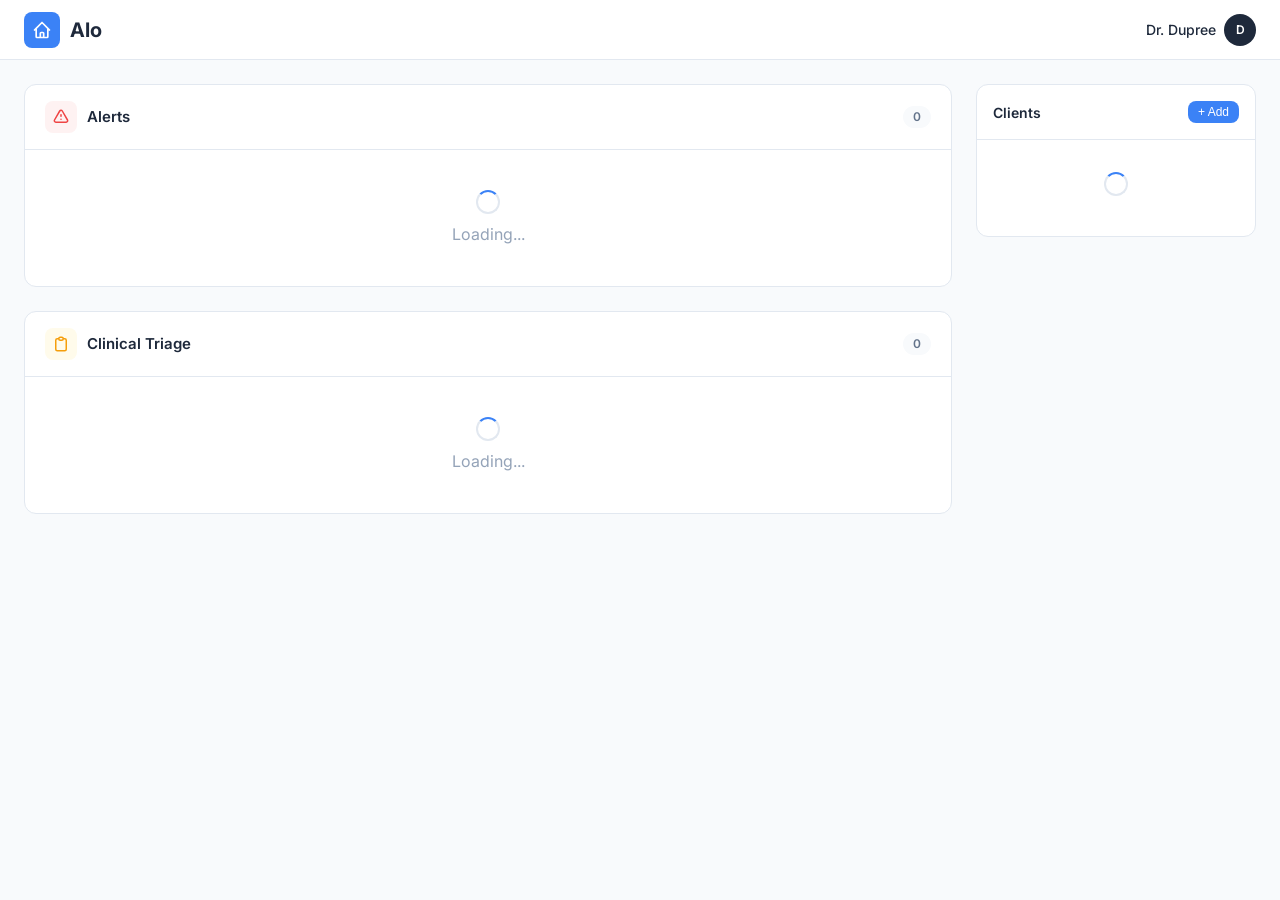
<file: versions/2025-1129_03-Dashboard_index (28).html>
<!DOCTYPE html>
<html lang="en">
<head>
  <meta charset="UTF-8">
  <meta name="viewport" content="width=device-width, initial-scale=1.0">
  <title>Alo Clinical Dashboard</title>
  <link rel="preconnect" href="https://fonts.googleapis.com">
  <link rel="preconnect" href="https://fonts.gstatic.com" crossorigin>
  <link href="https://fonts.googleapis.com/css2?family=Inter:wght@400;500;600;700&display=swap" rel="stylesheet">
  <style>
    * {
      margin: 0;
      padding: 0;
      box-sizing: border-box;
    }
    
    :root {
      --bg: #f8fafc;
      --white: #ffffff;
      --border: #e2e8f0;
      --text: #1e293b;
      --text-light: #64748b;
      --text-muted: #94a3b8;
      --primary: #3b82f6;
      --primary-hover: #2563eb;
      --danger: #ef4444;
      --danger-bg: #fef2f2;
      --danger-border: #fecaca;
      --warning: #f59e0b;
      --warning-bg: #fffbeb;
      --warning-border: #fde68a;
      --success: #10b981;
      --success-bg: #ecfdf5;
      --info-bg: #eff6ff;
      --info-border: #bfdbfe;
      --info-text: #1e40af;
    }
    
    body {
      font-family: 'Inter', -apple-system, sans-serif;
      background: var(--bg);
      color: var(--text);
      line-height: 1.5;
      min-height: 100vh;
    }
    
    /* === HEADER === */
    .header {
      background: var(--white);
      border-bottom: 1px solid var(--border);
      padding: 0 24px;
      height: 60px;
      display: flex;
      align-items: center;
      justify-content: space-between;
      position: fixed;
      top: 0;
      left: 0;
      right: 0;
      z-index: 100;
    }
    
    .header-left {
      display: flex;
      align-items: center;
      gap: 12px;
    }
    
    .home-link {
      display: flex;
      align-items: center;
      gap: 10px;
      text-decoration: none;
      color: var(--text);
    }
    
    .home-icon {
      width: 36px;
      height: 36px;
      background: var(--primary);
      border-radius: 8px;
      display: flex;
      align-items: center;
      justify-content: center;
      color: white;
    }
    
    .home-icon svg {
      width: 20px;
      height: 20px;
    }
    
    .logo-text {
      font-size: 1.25rem;
      font-weight: 700;
      color: var(--text);
    }
    
    .header-right {
      display: flex;
      align-items: center;
      gap: 8px;
    }
    
    .user-name {
      font-size: 0.875rem;
      font-weight: 500;
      color: var(--text);
    }
    
    .user-avatar {
      width: 32px;
      height: 32px;
      background: var(--text);
      border-radius: 50%;
      display: flex;
      align-items: center;
      justify-content: center;
      color: white;
      font-size: 0.75rem;
      font-weight: 600;
    }
    
    /* === LAYOUT === */
    .layout {
      display: grid;
      grid-template-columns: 1fr 280px;
      gap: 24px;
      max-width: 1400px;
      margin: 0 auto;
      padding: 84px 24px 24px;
    }
    
    /* === MAIN CONTENT === */
    .main {
      display: flex;
      flex-direction: column;
      gap: 24px;
    }
    
    /* === SECTIONS === */
    .section {
      background: var(--white);
      border: 1px solid var(--border);
      border-radius: 12px;
      overflow: hidden;
    }
    
    .section-header {
      padding: 16px 20px;
      border-bottom: 1px solid var(--border);
      display: flex;
      align-items: center;
      gap: 10px;
    }
    
    .section-icon {
      width: 32px;
      height: 32px;
      border-radius: 8px;
      display: flex;
      align-items: center;
      justify-content: center;
    }
    
    .section-icon.danger {
      background: var(--danger-bg);
      color: var(--danger);
    }
    
    .section-icon.warning {
      background: var(--warning-bg);
      color: var(--warning);
    }
    
    .section-icon svg {
      width: 18px;
      height: 18px;
    }
    
    .section-title {
      font-size: 0.9375rem;
      font-weight: 600;
    }
    
    .section-count {
      margin-left: auto;
      background: var(--bg);
      padding: 2px 10px;
      border-radius: 12px;
      font-size: 0.75rem;
      font-weight: 600;
      color: var(--text-light);
    }
    
    .section-body {
      padding: 8px;
    }
    
    .section-empty {
      padding: 32px;
      text-align: center;
      color: var(--text-muted);
      font-size: 0.875rem;
    }
    
    /* === LIST ITEMS === */
    .list-item {
      display: flex;
      align-items: center;
      gap: 16px;
      padding: 12px 16px;
      border-radius: 8px;
      cursor: pointer;
      transition: background 0.15s;
    }
    
    .list-item:hover {
      background: var(--bg);
    }
    
    .list-item-indicator {
      width: 10px;
      height: 10px;
      border-radius: 50%;
      flex-shrink: 0;
    }
    
    .list-item-indicator.danger { background: var(--danger); }
    .list-item-indicator.warning { background: var(--warning); }
    .list-item-indicator.success { background: var(--success); }
    
    .list-item-content {
      flex: 1;
      min-width: 0;
    }
    
    .list-item-title {
      font-size: 0.875rem;
      font-weight: 600;
      color: var(--text);
      margin-bottom: 2px;
    }
    
    .list-item-description {
      font-size: 0.8125rem;
      color: var(--text-light);
    }
    
    .list-item-meta {
      font-size: 0.75rem;
      color: var(--text-muted);
      flex-shrink: 0;
    }
    
    .list-item-action {
      background: var(--bg);
      border: 1px solid var(--border);
      padding: 6px 12px;
      border-radius: 6px;
      font-size: 0.75rem;
      font-weight: 500;
      color: var(--text);
      cursor: pointer;
      transition: all 0.15s;
      flex-shrink: 0;
    }
    
    .list-item-action:hover {
      background: var(--border);
    }
    
    /* === SIDEBAR === */
    .sidebar {
      position: sticky;
      top: 84px;
      height: fit-content;
    }
    
    .sidebar-section {
      background: var(--white);
      border: 1px solid var(--border);
      border-radius: 12px;
      overflow: hidden;
    }
    
    .sidebar-header {
      padding: 16px;
      border-bottom: 1px solid var(--border);
      display: flex;
      align-items: center;
      justify-content: space-between;
    }
    
    .sidebar-title {
      font-size: 0.875rem;
      font-weight: 600;
    }
    
    .sidebar-sort {
      display: flex;
      align-items: center;
      gap: 4px;
      font-size: 0.75rem;
      color: var(--text-light);
      background: none;
      border: none;
      cursor: pointer;
      padding: 4px 8px;
      border-radius: 4px;
      transition: background 0.15s;
    }
    
    .sidebar-sort:hover {
      background: var(--bg);
    }
    
    .sidebar-sort svg {
      width: 14px;
      height: 14px;
    }
    
    .sidebar-list {
      max-height: calc(100vh - 200px);
      overflow-y: auto;
    }
    
    .client-item {
      display: flex;
      align-items: center;
      gap: 12px;
      padding: 12px 16px;
      cursor: pointer;
      transition: background 0.15s;
      border-bottom: 1px solid var(--border);
    }
    
    .client-item:last-child {
      border-bottom: none;
    }
    
    .client-item:hover {
      background: var(--bg);
    }
    
    .client-item.active {
      background: var(--primary);
      color: white;
    }
    
    .client-item.active .client-name {
      color: white;
    }
    
    .client-item.active .client-meta {
      color: rgba(255,255,255,0.8);
    }
    
    /* === CLIENT AVATAR WITH STATUS BADGE === */
    .client-avatar {
      width: 40px;
      height: 40px;
      background: var(--bg);
      border-radius: 50%;
      display: flex;
      align-items: center;
      justify-content: center;
      font-size: 0.8rem;
      font-weight: 600;
      color: var(--text-light);
      flex-shrink: 0;
      position: relative;
    }
    
    .client-item.active .client-avatar {
      background: rgba(255,255,255,0.2);
      color: white;
    }
    
    /* STATUS BADGE - Key improvement #1 */
    .status-badge {
      position: absolute;
      bottom: -2px;
      right: -2px;
      width: 14px;
      height: 14px;
      border-radius: 50%;
      border: 2px solid var(--white);
    }
    
    .client-item.active .status-badge {
      border-color: var(--primary);
    }
    
    .status-badge.crisis {
      background: var(--danger);
      animation: pulse 2s infinite;
    }
    
    .status-badge.needs-attention {
      background: var(--warning);
    }
    
    .status-badge.stable {
      background: var(--success);
    }
    
    .status-badge.dormant {
      background: var(--text-muted);
    }
    
    @keyframes pulse {
      0%, 100% { transform: scale(1); box-shadow: 0 0 0 0 rgba(239, 68, 68, 0.4); }
      50% { transform: scale(1.1); box-shadow: 0 0 0 4px rgba(239, 68, 68, 0); }
    }
    
    .client-info {
      flex: 1;
      min-width: 0;
    }
    
    .client-name {
      font-size: 0.875rem;
      font-weight: 500;
      color: var(--text);
      white-space: nowrap;
      overflow: hidden;
      text-overflow: ellipsis;
    }
    
    .client-meta {
      font-size: 0.75rem;
      color: var(--text-muted);
    }
    
    /* === CLIENT PAGE === */
    .client-page {
      display: none;
    }
    
    .client-page.active {
      display: grid;
    }
    
    .page-header {
      margin-bottom: 24px;
    }
    
    .page-title {
      font-size: 1.5rem;
      font-weight: 700;
      margin-bottom: 4px;
    }
    
    .page-meta {
      font-size: 0.875rem;
      color: var(--text-light);
    }
    
    /* === TABS === */
    .tabs {
      display: flex;
      gap: 4px;
      background: var(--white);
      border: 1px solid var(--border);
      border-radius: 12px;
      padding: 6px;
      margin-bottom: 24px;
    }
    
    .tab {
      flex: 1;
      padding: 10px 16px;
      border: none;
      background: none;
      border-radius: 8px;
      font-size: 0.875rem;
      font-weight: 500;
      color: var(--text-light);
      cursor: pointer;
      transition: all 0.15s;
    }
    
    .tab:hover {
      background: var(--bg);
      color: var(--text);
    }
    
    .tab.active {
      background: var(--primary);
      color: white;
    }
    
    .tab-content {
      display: none;
    }
    
    .tab-content.active {
      display: block;
    }
    
    /* === CARDS === */
    .card {
      background: var(--white);
      border: 1px solid var(--border);
      border-radius: 12px;
      margin-bottom: 16px;
    }
    
    .card-header {
      padding: 16px 20px;
      border-bottom: 1px solid var(--border);
      display: flex;
      align-items: center;
      justify-content: space-between;
    }
    
    .card-title {
      font-size: 0.9375rem;
      font-weight: 600;
    }
    
    .card-body {
      padding: 20px;
    }
    
    .card-body p {
      font-size: 0.875rem;
      color: var(--text);
      margin-bottom: 12px;
    }
    
    .card-body p:last-child {
      margin-bottom: 0;
    }
    
    .highlight-box {
      background: var(--warning-bg);
      border: 1px solid var(--warning-border);
      border-radius: 8px;
      padding: 12px 16px;
      font-size: 0.875rem;
      color: var(--text);
      margin-bottom: 16px;
    }
    
    /* === LAST SESSION CARD - Key improvement #2 === */
    .last-session-card {
      background: var(--info-bg);
      border: 1px solid var(--info-border);
      border-radius: 12px;
      padding: 16px 20px;
      margin-bottom: 16px;
    }
    
    .last-session-header {
      display: flex;
      justify-content: space-between;
      align-items: center;
      margin-bottom: 12px;
    }
    
    .last-session-title {
      font-size: 0.875rem;
      font-weight: 600;
      color: var(--info-text);
      display: flex;
      align-items: center;
      gap: 6px;
    }
    
    .last-session-date {
      font-size: 0.75rem;
      color: var(--info-text);
      opacity: 0.8;
    }
    
    .last-session-content {
      font-size: 0.875rem;
      color: var(--text);
      line-height: 1.6;
    }
    
    .last-session-content p {
      margin-bottom: 8px;
    }
    
    .last-session-content p:last-child {
      margin-bottom: 0;
    }
    
    .last-session-label {
      font-weight: 500;
      color: var(--info-text);
    }
    
    .last-session-empty {
      color: var(--info-text);
      opacity: 0.7;
      font-style: italic;
    }
    
    /* === EXCERPTS === */
    .excerpt {
      padding: 12px 16px;
      background: var(--bg);
      border-radius: 8px;
      margin-bottom: 8px;
    }
    
    .excerpt:last-child {
      margin-bottom: 0;
    }
    
    .excerpt-time {
      font-size: 0.75rem;
      color: var(--text-muted);
      margin-bottom: 4px;
    }
    
    .excerpt-text {
      font-size: 0.875rem;
      color: var(--text);
      font-style: italic;
    }
    
    /* === FORMS === */
    .form-grid {
      display: grid;
      grid-template-columns: repeat(2, 1fr);
      gap: 16px;
    }
    
    .form-grid .full {
      grid-column: 1 / -1;
    }
    
    .form-group {
      display: flex;
      flex-direction: column;
      gap: 6px;
    }
    
    .form-group label {
      font-size: 0.8125rem;
      font-weight: 500;
      color: var(--text);
    }
    
    .form-group input,
    .form-group select,
    .form-group textarea {
      padding: 10px 12px;
      border: 1px solid var(--border);
      border-radius: 8px;
      font-size: 0.875rem;
      font-family: inherit;
      transition: border-color 0.15s;
    }
    
    .form-group input:focus,
    .form-group select:focus,
    .form-group textarea:focus {
      outline: none;
      border-color: var(--primary);
    }
    
    .form-group textarea {
      min-height: 80px;
      resize: vertical;
    }
    
    .form-hint {
      font-size: 0.75rem;
      color: var(--text-muted);
    }
    
    .form-actions {
      display: flex;
      justify-content: flex-end;
      gap: 8px;
      margin-top: 16px;
      padding-top: 16px;
      border-top: 1px solid var(--border);
    }
    
    /* === BUTTONS === */
    .btn {
      padding: 10px 16px;
      border-radius: 8px;
      font-size: 0.875rem;
      font-weight: 500;
      cursor: pointer;
      transition: all 0.15s;
      border: none;
      display: inline-flex;
      align-items: center;
      gap: 6px;
    }
    
    .btn svg {
      width: 16px;
      height: 16px;
    }
    
    .btn-primary {
      background: var(--primary);
      color: white;
    }
    
    .btn-primary:hover {
      background: var(--primary-hover);
    }
    
    .btn-secondary {
      background: var(--white);
      border: 1px solid var(--border);
      color: var(--text);
    }
    
    .btn-secondary:hover {
      background: var(--bg);
    }
    
    .btn-sm {
      padding: 6px 12px;
      font-size: 0.8125rem;
    }
    
    /* === TEMPLATES === */
    .templates {
      display: flex;
      flex-wrap: wrap;
      gap: 8px;
      margin-bottom: 16px;
    }
    
    .template-btn {
      background: var(--bg);
      border: 1px solid var(--border);
      padding: 6px 14px;
      border-radius: 20px;
      font-size: 0.8125rem;
      color: var(--text-light);
      cursor: pointer;
      transition: all 0.15s;
    }
    
    .template-btn:hover {
      background: var(--primary);
      border-color: var(--primary);
      color: white;
    }
    
    /* === HOMEWORK LIST === */
    .homework-item {
      display: flex;
      align-items: flex-start;
      gap: 12px;
      padding: 16px;
      background: var(--bg);
      border-radius: 8px;
      margin-bottom: 8px;
    }
    
    .homework-item:last-child {
      margin-bottom: 0;
    }
    
    .homework-status {
      width: 24px;
      height: 24px;
      border-radius: 50%;
      display: flex;
      align-items: center;
      justify-content: center;
      flex-shrink: 0;
    }
    
    .homework-status.active {
      background: var(--warning-bg);
      color: var(--warning);
    }
    
    .homework-status.completed {
      background: var(--success-bg);
      color: var(--success);
    }
    
    .homework-status svg {
      width: 14px;
      height: 14px;
    }
    
    .homework-content {
      flex: 1;
    }
    
    .homework-type {
      font-size: 0.875rem;
      font-weight: 600;
      margin-bottom: 4px;
    }
    
    .homework-desc {
      font-size: 0.8125rem;
      color: var(--text-light);
    }
    
    .homework-meta {
      font-size: 0.75rem;
      color: var(--text-muted);
      margin-top: 6px;
    }
    
    /* === SESSION PREVIEW (on Session Prep tab) === */
    .session-preview {
      padding: 12px 0;
    }
    
    .session-preview-border {
      border-top: 1px solid var(--border);
      margin-top: 12px;
      padding-top: 16px;
    }
    
    .session-preview-header {
      display: flex;
      justify-content: space-between;
      align-items: center;
      margin-bottom: 8px;
    }
    
    .session-preview-date {
      font-size: 0.875rem;
      font-weight: 600;
      color: var(--text);
    }
    
    .session-preview-type {
      font-size: 0.75rem;
      color: var(--text-muted);
      background: var(--bg);
      padding: 2px 8px;
      border-radius: 4px;
    }
    
    .session-preview-text {
      font-size: 0.8125rem;
      color: var(--text-light);
      margin-bottom: 4px;
      line-height: 1.5;
    }
    
    .session-preview-text:last-child {
      margin-bottom: 0;
    }
    
    .session-preview-text strong {
      color: var(--text);
    }
    
    /* === NOTES === */
    .note-card {
      background: var(--bg);
      border-radius: 8px;
      padding: 16px;
      margin-bottom: 12px;
    }
    
    .note-card:last-child {
      margin-bottom: 0;
    }
    
    .note-header {
      display: flex;
      justify-content: space-between;
      align-items: center;
      margin-bottom: 12px;
    }
    
    .note-date {
      font-size: 0.875rem;
      font-weight: 600;
    }
    
    .note-content p {
      font-size: 0.8125rem;
      color: var(--text-light);
      margin-bottom: 8px;
      line-height: 1.6;
    }
    
    .note-content p:last-child {
      margin-bottom: 0;
    }
    
    .note-content strong {
      color: var(--text);
    }
    
    .copy-btn {
      background: var(--white);
      border: 1px solid var(--border);
      padding: 4px 10px;
      border-radius: 4px;
      font-size: 0.75rem;
      color: var(--text-light);
      cursor: pointer;
      display: flex;
      align-items: center;
      gap: 4px;
      transition: all 0.15s;
    }
    
    .copy-btn:hover {
      background: var(--bg);
    }
    
    .copy-btn.copied {
      background: var(--success-bg);
      border-color: var(--success);
      color: var(--success);
    }
    
    .copy-btn svg {
      width: 12px;
      height: 12px;
    }
    
    /* === MODAL === */
    .modal-overlay {
      position: fixed;
      top: 0;
      left: 0;
      right: 0;
      bottom: 0;
      background: rgba(0, 0, 0, 0.5);
      display: none;
      align-items: center;
      justify-content: center;
      z-index: 1000;
    }
    
    .modal-overlay.show {
      display: flex;
    }
    
    .modal {
      background: var(--white);
      border-radius: 12px;
      width: 100%;
      max-width: 420px;
      box-shadow: 0 20px 40px rgba(0, 0, 0, 0.2);
      animation: modalSlideIn 0.2s ease;
    }
    
    @keyframes modalSlideIn {
      from { opacity: 0; transform: translateY(-20px); }
      to { opacity: 1; transform: translateY(0); }
    }
    
    .modal-header {
      padding: 20px 24px;
      border-bottom: 1px solid var(--border);
      display: flex;
      align-items: center;
      justify-content: space-between;
    }
    
    .modal-header h3 {
      font-size: 1.125rem;
      font-weight: 600;
    }
    
    .modal-close {
      background: none;
      border: none;
      font-size: 1.5rem;
      color: var(--text-muted);
      cursor: pointer;
      line-height: 1;
      padding: 0;
    }
    
    .modal-close:hover {
      color: var(--text);
    }
    
    .modal-body {
      padding: 24px;
    }
    
    .modal-body .form-group {
      margin-bottom: 16px;
    }
    
    .modal-body .form-group:last-child {
      margin-bottom: 0;
    }
    
    .modal-footer {
      padding: 16px 24px;
      border-top: 1px solid var(--border);
      display: flex;
      justify-content: flex-end;
      gap: 8px;
    }
    
    /* === TOAST === */
    .toast {
      position: fixed;
      bottom: 24px;
      right: 24px;
      background: var(--text);
      color: white;
      padding: 12px 20px;
      border-radius: 8px;
      font-size: 0.875rem;
      font-weight: 500;
      display: none;
      align-items: center;
      gap: 8px;
      z-index: 1000;
      animation: slideUp 0.3s ease;
    }
    
    .toast.show {
      display: flex;
    }
    
    .toast svg {
      width: 18px;
      height: 18px;
      color: var(--success);
    }
    
    @keyframes slideUp {
      from { opacity: 0; transform: translateY(10px); }
      to { opacity: 1; transform: translateY(0); }
    }
    
    /* === LOADING === */
    .loading {
      text-align: center;
      padding: 32px;
      color: var(--text-muted);
    }
    
    .spinner {
      width: 24px;
      height: 24px;
      border: 2px solid var(--border);
      border-top-color: var(--primary);
      border-radius: 50%;
      animation: spin 0.8s linear infinite;
      margin: 0 auto 8px;
    }
    
    @keyframes spin {
      to { transform: rotate(360deg); }
    }
    
    /* === RESPONSIVE === */
    @media (max-width: 900px) {
      .layout {
        grid-template-columns: 1fr;
      }
      
      .sidebar {
        position: static;
        order: -1;
      }
      
      .form-grid {
        grid-template-columns: 1fr;
      }
    }
  </style>
</head>
<body>
  <!-- Header -->
  <header class="header">
    <div class="header-left">
      <a href="#" class="home-link" onclick="showHomePage(); return false;">
        <div class="home-icon">
          <svg xmlns="http://www.w3.org/2000/svg" fill="none" viewBox="0 0 24 24" stroke="currentColor" stroke-width="2">
            <path stroke-linecap="round" stroke-linejoin="round" d="M3 12l2-2m0 0l7-7 7 7M5 10v10a1 1 0 001 1h3m10-11l2 2m-2-2v10a1 1 0 01-1 1h-3m-6 0a1 1 0 001-1v-4a1 1 0 011-1h2a1 1 0 011 1v4a1 1 0 001 1m-6 0h6" />
          </svg>
        </div>
        <span class="logo-text">Alo</span>
      </a>
    </div>
    <div class="header-right">
      <span class="user-name">Dr. Dupree</span>
      <div class="user-avatar">D</div>
    </div>
  </header>
  
  <!-- Homepage -->
  <div class="layout" id="homePage">
    <div class="main">
      <!-- Alerts Section -->
      <div class="section" id="alertsSection">
        <div class="section-header">
          <div class="section-icon danger">
            <svg xmlns="http://www.w3.org/2000/svg" fill="none" viewBox="0 0 24 24" stroke="currentColor" stroke-width="2">
              <path stroke-linecap="round" stroke-linejoin="round" d="M12 9v2m0 4h.01m-6.938 4h13.856c1.54 0 2.502-1.667 1.732-3L13.732 4c-.77-1.333-2.694-1.333-3.464 0L3.34 16c-.77 1.333.192 3 1.732 3z" />
            </svg>
          </div>
          <span class="section-title">Alerts</span>
          <span class="section-count" id="alertsCount">0</span>
        </div>
        <div class="section-body" id="alertsList">
          <div class="loading"><div class="spinner"></div>Loading...</div>
        </div>
      </div>
      
      <!-- Triage Section -->
      <div class="section" id="triageSection">
        <div class="section-header">
          <div class="section-icon warning">
            <svg xmlns="http://www.w3.org/2000/svg" fill="none" viewBox="0 0 24 24" stroke="currentColor" stroke-width="2">
              <path stroke-linecap="round" stroke-linejoin="round" d="M9 5H7a2 2 0 00-2 2v12a2 2 0 002 2h10a2 2 0 002-2V7a2 2 0 00-2-2h-2M9 5a2 2 0 002 2h2a2 2 0 002-2M9 5a2 2 0 012-2h2a2 2 0 012 2" />
            </svg>
          </div>
          <span class="section-title">Clinical Triage</span>
          <span class="section-count" id="triageCount">0</span>
        </div>
        <div class="section-body" id="triageList">
          <div class="loading"><div class="spinner"></div>Loading...</div>
        </div>
      </div>
    </div>
    
    <!-- Sidebar -->
    <div class="sidebar">
      <div class="sidebar-section">
        <div class="sidebar-header">
          <span class="sidebar-title">Clients</span>
          <button class="btn btn-sm btn-primary" onclick="showAddClientForm()" style="padding: 4px 10px; font-size: 0.75rem;">+ Add</button>
        </div>
        <div class="sidebar-list" id="clientsList">
          <div class="loading"><div class="spinner"></div></div>
        </div>
      </div>
    </div>
  </div>
  
  <!-- Client Page -->
  <div class="layout client-page" id="clientPage">
    <div class="main">
      <div class="page-header">
        <div style="display: flex; align-items: center; justify-content: space-between;">
          <div>
            <h1 class="page-title" id="clientName">Client Name</h1>
            <p class="page-meta">
              <span id="clientCode" style="cursor: pointer; display: inline-flex; align-items: center; gap: 4px;" onclick="copyClientCode()" title="Click to copy client code">
                <span id="clientCodeText"></span>
                <svg xmlns="http://www.w3.org/2000/svg" width="14" height="14" fill="none" viewBox="0 0 24 24" stroke="currentColor" stroke-width="2" style="opacity: 0.5;">
                  <path stroke-linecap="round" stroke-linejoin="round" d="M8 16H6a2 2 0 01-2-2V6a2 2 0 012-2h8a2 2 0 012 2v2m-6 12h8a2 2 0 002-2v-8a2 2 0 00-2-2h-8a2 2 0 00-2 2v8a2 2 0 002 2z" />
                </svg>
              </span>
              <span id="clientMeta"></span>
            </p>
          </div>
          <button class="btn btn-secondary btn-sm" onclick="showEditClientForm()">
            <svg xmlns="http://www.w3.org/2000/svg" width="14" height="14" fill="none" viewBox="0 0 24 24" stroke="currentColor" stroke-width="2">
              <path stroke-linecap="round" stroke-linejoin="round" d="M15.232 5.232l3.536 3.536m-2.036-5.036a2.5 2.5 0 113.536 3.536L6.5 21.036H3v-3.572L16.732 3.732z" />
            </svg>
            Edit
          </button>
        </div>
      </div>
      
      <div class="tabs">
        <button class="tab active" onclick="switchTab('prep', this)">Session Prep</button>
        <button class="tab" onclick="switchTab('notes', this)">Session Notes</button>
        <button class="tab" onclick="switchTab('homework', this)">Homework</button>
        <button class="tab" onclick="switchTab('activity', this)">Alo Activity</button>
      </div>
      
      <!-- Session Prep Tab -->
      <div class="tab-content active" id="tab-prep">
        <!-- Last Sessions Preview - Shows up to 3 recent notes -->
        <div class="card" id="lastSessionsCard">
          <div class="card-header">
            <span class="card-title">Recent Session Notes</span>
            <button class="btn btn-sm btn-secondary" onclick="switchTab('notes', document.querySelectorAll('.tab')[1])" id="viewAllNotesBtn" style="display: none;">View All</button>
          </div>
          <div class="card-body" id="lastSessionsPreview">
            <p style="color: var(--text-muted); text-align: center;">No session notes yet. Add one in the Session Notes tab.</p>
          </div>
        </div>
        
        <div class="card">
          <div class="card-header">
            <span class="card-title">Since Last Session</span>
          </div>
          <div class="card-body" id="prepSummary">
            <div class="loading"><div class="spinner"></div></div>
          </div>
        </div>
        
        <div class="card">
          <div class="card-header">
            <span class="card-title">Open Items</span>
          </div>
          <div class="card-body" id="prepOpenItems">
            <p style="color: var(--text-muted);">No open items</p>
          </div>
        </div>
      </div>
      
      <!-- Session Notes Tab -->
      <div class="tab-content" id="tab-notes">
        <div class="card">
          <div class="card-header">
            <span class="card-title">Session Notes</span>
            <button class="btn btn-sm btn-primary" onclick="showNoteForm()">
              <svg xmlns="http://www.w3.org/2000/svg" fill="none" viewBox="0 0 24 24" stroke="currentColor" stroke-width="2">
                <path stroke-linecap="round" stroke-linejoin="round" d="M12 4v16m8-8H4" />
              </svg>
              Add Note
            </button>
          </div>
          <div class="card-body" id="notesContainer">
            <p style="color: var(--text-muted); text-align: center;">No session notes yet</p>
          </div>
        </div>
      </div>
      
      <!-- Homework Tab -->
      <div class="tab-content" id="tab-homework">
        <div class="card">
          <div class="card-header">
            <span class="card-title">Assign Homework</span>
          </div>
          <div class="card-body">
            <div class="templates">
              <button class="template-btn" onclick="useTemplate('grounding', '5-4-3-2-1 grounding exercise when feeling overwhelmed')">Grounding</button>
              <button class="template-btn" onclick="useTemplate('noticing', 'Notice and log moments of anxiety without trying to change them')">Noticing</button>
              <button class="template-btn" onclick="useTemplate('journaling', 'Journal for 10 minutes each morning')">Journaling</button>
              <button class="template-btn" onclick="useTemplate('behavioral', 'Practice one boundary-setting conversation')">Behavioral</button>
              <button class="template-btn" onclick="useTemplate('breathing', '4-7-8 breathing technique twice daily')">Breathing</button>
            </div>
            
            <form id="homeworkForm" onsubmit="submitHomework(event)">
              <div class="form-grid">
                <div class="form-group">
                  <label>Type</label>
                  <select id="hwType" required>
                    <option value="grounding">Grounding Technique</option>
                    <option value="noticing">Noticing Practice</option>
                    <option value="journaling">Journaling Prompt</option>
                    <option value="behavioral">Behavioral Experiment</option>
                    <option value="cognitive">Cognitive Exercise</option>
                    <option value="breathing">Breathing Exercise</option>
                    <option value="custom">Custom</option>
                  </select>
                </div>
                <div class="form-group">
                  <label>Due Date (optional)</label>
                  <input type="date" id="hwDue">
                </div>
                <div class="form-group full">
                  <label>Instructions</label>
                  <textarea id="hwDescription" placeholder="What should the client practice?" required></textarea>
                </div>
                <div class="form-group full">
                  <label>Clinical Rationale (private)</label>
                  <textarea id="hwRationale" placeholder="Why this exercise for this client..."></textarea>
                  <span class="form-hint">For your records only</span>
                </div>
              </div>
              <div class="form-actions">
                <button type="submit" class="btn btn-primary">Assign Homework</button>
              </div>
            </form>
          </div>
        </div>
        
        <div class="card">
          <div class="card-header">
            <span class="card-title">Homework History</span>
          </div>
          <div class="card-body" id="homeworkHistory">
            <div class="loading"><div class="spinner"></div></div>
          </div>
        </div>
      </div>
      
      <!-- Alo Activity Tab -->
      <div class="tab-content" id="tab-activity">
        <!-- Client Messages -->
        <div class="card">
          <div class="card-header">
            <span class="card-title">Messages from Client</span>
          </div>
          <div class="card-body" id="clientMessages">
            <div class="loading"><div class="spinner"></div></div>
          </div>
        </div>
        
        <!-- Alo Conversations -->
        <div class="card">
          <div class="card-header">
            <span class="card-title">Recent Alo Conversations</span>
          </div>
          <div class="card-body" id="activityExcerpts">
            <div class="loading"><div class="spinner"></div></div>
          </div>
        </div>
      </div>
    </div>
    
    <!-- Sidebar (same as homepage) -->
    <div class="sidebar">
      <div class="sidebar-section">
        <div class="sidebar-header">
          <span class="sidebar-title">Clients</span>
          <button class="btn btn-sm btn-primary" onclick="showAddClientForm()" style="padding: 4px 10px; font-size: 0.75rem;">+ Add</button>
        </div>
        <div class="sidebar-list" id="clientsList2">
          <div class="loading"><div class="spinner"></div></div>
        </div>
      </div>
    </div>
  </div>
  
  <!-- Add Client Modal -->
  <div class="modal-overlay" id="addClientModal" onclick="closeAddClientModal(event)">
    <div class="modal" onclick="event.stopPropagation()">
      <div class="modal-header">
        <h3>Add New Client</h3>
        <button class="modal-close" onclick="closeAddClientModal()">&times;</button>
      </div>
      <div class="modal-body">
        <div class="form-group">
          <label>Client Code</label>
          <input type="text" id="newClientCode" placeholder="e.g., CLIENT-001" style="text-transform: uppercase;">
          <span class="form-hint">A unique identifier for this client (no real names for privacy)</span>
        </div>
        <div class="form-group">
          <label>Display Name (optional)</label>
          <input type="text" id="newClientName" placeholder="e.g., Sarah M.">
          <span class="form-hint">Optional friendly name, visible only to you</span>
        </div>
      </div>
      <div class="modal-footer">
        <button class="btn btn-secondary" onclick="closeAddClientModal()">Cancel</button>
        <button class="btn btn-primary" onclick="addClient()">Add Client</button>
      </div>
    </div>
  </div>
  
  <!-- Edit Client Modal -->
  <div class="modal-overlay" id="editClientModal" onclick="closeEditClientModal(event)">
    <div class="modal" onclick="event.stopPropagation()">
      <div class="modal-header">
        <h3>Edit Client</h3>
        <button class="modal-close" onclick="closeEditClientModal()">&times;</button>
      </div>
      <div class="modal-body">
        <div class="form-group">
          <label>Client Code</label>
          <input type="text" id="editClientCode" disabled style="background: var(--bg); color: var(--text-muted);">
          <span class="form-hint">Client code cannot be changed</span>
        </div>
        <div class="form-group">
          <label>Display Name</label>
          <input type="text" id="editClientName" placeholder="e.g., Sarah M.">
          <span class="form-hint">Friendly name visible only to you</span>
        </div>
        <div class="form-group" style="margin-top: 24px; padding-top: 16px; border-top: 1px solid var(--border);">
          <label style="color: var(--danger);">Danger Zone</label>
          <button class="btn btn-sm" onclick="confirmDeleteClient()" style="background: var(--danger-bg); color: var(--danger); border: 1px solid var(--danger-border); margin-top: 8px;">
            <svg xmlns="http://www.w3.org/2000/svg" width="14" height="14" fill="none" viewBox="0 0 24 24" stroke="currentColor" stroke-width="2">
              <path stroke-linecap="round" stroke-linejoin="round" d="M19 7l-.867 12.142A2 2 0 0116.138 21H7.862a2 2 0 01-1.995-1.858L5 7m5 4v6m4-6v6m1-10V4a1 1 0 00-1-1h-4a1 1 0 00-1 1v3M4 7h16" />
            </svg>
            Delete Client
          </button>
          <span class="form-hint">This will unlink the client from your dashboard. Their Alo conversations are not deleted.</span>
        </div>
      </div>
      <div class="modal-footer">
        <button class="btn btn-secondary" onclick="closeEditClientModal()">Cancel</button>
        <button class="btn btn-primary" onclick="saveClientEdit()">Save Changes</button>
      </div>
    </div>
  </div>
  
  <!-- Toast -->
  <div class="toast" id="toast">
    <svg xmlns="http://www.w3.org/2000/svg" fill="none" viewBox="0 0 24 24" stroke="currentColor" stroke-width="2">
      <path stroke-linecap="round" stroke-linejoin="round" d="M5 13l4 4L19 7" />
    </svg>
    <span id="toastMessage">Success</span>
  </div>

  <script>
    // =====================================================
    // CONFIG
    // =====================================================
    const SUPABASE_URL = 'https://lelsdezstbnzyxvsvbyx.supabase.co';
    const SUPABASE_ANON_KEY = 'eyJhbGciOiJIUzI1NiIsInR5cCI6IkpXVCJ9.eyJpc3MiOiJzdXBhYmFzZSIsInJlZiI6ImxlbHNkZXpzdGJuenl4dnN2Ynl4Iiwicm9sZSI6ImFub24iLCJpYXQiOjE3NjM2MDk1NDUsImV4cCI6MjA3OTE4NTU0NX0.mm1POxfEEoRXyTF08NsUZOau6qA_UdZJnoUH_5bkQas';
    const THERAPIST_ID = '94ebfe1c-57d1-48d8-a165-a9152ded65db';
    
    let currentClient = null;
    let allClients = [];
    let clientNotes = {};
    let sortBy = 'alpha'; // 'alpha' or 'recent'
    
    // =====================================================
    // INIT
    // =====================================================
    document.addEventListener('DOMContentLoaded', loadDashboard);
    
    // =====================================================
    // API
    // =====================================================
    async function api(endpoint, options = {}) {
      const res = await fetch(`${SUPABASE_URL}${endpoint}`, {
        ...options,
        headers: {
          'apikey': SUPABASE_ANON_KEY,
          'Authorization': `Bearer ${SUPABASE_ANON_KEY}`,
          'Content-Type': 'application/json',
          ...options.headers
        }
      });
      if (!res.ok) throw new Error(`API Error: ${res.status}`);
      const text = await res.text();
      return text ? JSON.parse(text) : null;
    }
    
    // =====================================================
    // LOAD DASHBOARD
    // =====================================================
    async function loadDashboard() {
      try {
        const links = await api(`/rest/v1/therapist_client_links?therapist_id=eq.${THERAPIST_ID}&select=*`);
        
        if (!links?.length) {
          document.getElementById('alertsList').innerHTML = '<div class="section-empty">No alerts</div>';
          document.getElementById('triageList').innerHTML = '<div class="section-empty">No items requiring attention</div>';
          document.getElementById('clientsList').innerHTML = '<div class="section-empty">No clients yet</div>';
          return;
        }
        
        // Enrich client data
        const weekAgo = new Date(Date.now() - 7 * 24 * 60 * 60 * 1000).toISOString();
        const twoWeeksAgo = new Date(Date.now() - 14 * 24 * 60 * 60 * 1000).toISOString();
        
        allClients = await Promise.all(links.map(async (client) => {
          const [recent, prev, hw] = await Promise.all([
            api(`/rest/v1/conversation_turns?user_id=eq.${client.client_code}&created_at=gte.${weekAgo}&select=id,intention_chosen,created_at`),
            api(`/rest/v1/conversation_turns?user_id=eq.${client.client_code}&created_at=gte.${twoWeeksAgo}&created_at=lt.${weekAgo}&select=id`),
            api(`/rest/v1/homework?client_code=eq.${client.client_code}&active=eq.true&select=id`)
          ]);
          
          const hasCrisis = recent?.some(t => t.intention_chosen === 'CRISIS');
          const current = recent?.length || 0;
          const previous = prev?.length || 0;
          
          let trend = 'stable';
          if (current > previous + 2) trend = 'up';
          else if (current < previous - 2) trend = 'down';
          
          // Determine client status for badge
          let status = 'stable';
          if (hasCrisis) {
            status = 'crisis';
          } else if (current === 0 && (hw?.length || 0) > 0) {
            status = 'needs-attention';
          } else if (trend === 'down') {
            status = 'needs-attention';
          } else if (current === 0 && (hw?.length || 0) === 0) {
            status = 'dormant';
          }
          
          return {
            ...client,
            messages: current,
            homework: hw?.length || 0,
            hasCrisis,
            trend,
            status,
            lastActivity: recent?.[0]?.created_at || null
          };
        }));
        
        renderAlerts();
        renderTriage();
        renderClientsList();
        
      } catch (err) {
        console.error('Dashboard error:', err);
      }
    }
    
    // =====================================================
    // RENDER ALERTS
    // =====================================================
    function renderAlerts() {
      const alerts = allClients.filter(c => c.hasCrisis);
      document.getElementById('alertsCount').textContent = alerts.length;
      
      if (!alerts.length) {
        document.getElementById('alertsList').innerHTML = '<div class="section-empty">No crisis alerts -- all clear</div>';
        return;
      }
      
      document.getElementById('alertsList').innerHTML = alerts.map(c => `
        <div class="list-item" onclick="showClient('${c.client_code}')">
          <div class="list-item-indicator danger"></div>
          <div class="list-item-content">
            <div class="list-item-title">${c.client_code}</div>
            <div class="list-item-description">Crisis signal detected</div>
          </div>
          <span class="list-item-meta">${c.lastActivity ? timeAgo(new Date(c.lastActivity)) : ''}</span>
          <button class="list-item-action">View</button>
        </div>
      `).join('');
    }
    
    // =====================================================
    // RENDER TRIAGE
    // =====================================================
    function renderTriage() {
      const triage = allClients.filter(c => !c.hasCrisis && (c.trend === 'down' || (c.homework > 0 && c.messages === 0)));
      document.getElementById('triageCount').textContent = triage.length;
      
      if (!triage.length) {
        document.getElementById('triageList').innerHTML = '<div class="section-empty">All clients stable -- no action needed</div>';
        return;
      }
      
      document.getElementById('triageList').innerHTML = triage.map(c => {
        let desc = '';
        if (c.trend === 'down') desc = 'Engagement declining';
        else if (c.homework > 0 && c.messages === 0) desc = `Homework stalled (${c.homework} active) -- no Alo activity`;
        
        return `
          <div class="list-item" onclick="showClient('${c.client_code}')">
            <div class="list-item-indicator warning"></div>
            <div class="list-item-content">
              <div class="list-item-title">${c.client_code}</div>
              <div class="list-item-description">${desc}</div>
            </div>
            <span class="list-item-meta">${c.messages} msgs this week</span>
            <button class="list-item-action">Review</button>
          </div>
        `;
      }).join('');
    }
    
    // =====================================================
    // RENDER CLIENTS LIST WITH STATUS BADGES
    // =====================================================
    function renderClientsList() {
      let sorted = [...allClients];
      
      if (sortBy === 'alpha') {
        sorted.sort((a, b) => {
          const nameA = a.display_name || a.client_code;
          const nameB = b.display_name || b.client_code;
          return nameA.localeCompare(nameB);
        });
      } else {
        sorted.sort((a, b) => {
          if (!a.lastActivity) return 1;
          if (!b.lastActivity) return -1;
          return new Date(b.lastActivity) - new Date(a.lastActivity);
        });
      }
      
      const html = sorted.map(c => {
        const displayName = c.display_name || c.client_code;
        const initials = displayName.substring(0, 2).toUpperCase();
        const isActive = currentClient === c.client_code;
        
        return `
          <div class="client-item ${isActive ? 'active' : ''}" onclick="showClient('${c.client_code}')">
            <div class="client-avatar">
              ${initials}
              <div class="status-badge ${c.status}"></div>
            </div>
            <div class="client-info">
              <div class="client-name">${displayName}</div>
              <div class="client-meta">${c.messages} msgs · ${c.homework} hw</div>
            </div>
          </div>
        `;
      }).join('');
      
      document.getElementById('clientsList').innerHTML = html;
      document.getElementById('clientsList2').innerHTML = html;
    }
    
    function toggleSort() {
      sortBy = sortBy === 'alpha' ? 'recent' : 'alpha';
      document.getElementById('sortLabel').textContent = sortBy === 'alpha' ? 'A-Z' : 'Recent';
      document.getElementById('sortLabel2').textContent = sortBy === 'alpha' ? 'A-Z' : 'Recent';
      renderClientsList();
    }
    
    // =====================================================
    // SHOW CLIENT PAGE
    // =====================================================
    async function showClient(code) {
      currentClient = code;
      
      // Switch pages
      document.getElementById('homePage').style.display = 'none';
      document.getElementById('clientPage').classList.add('active');
      
      // Update client list highlight
      renderClientsList();
      
      // Reset to prep tab
      switchTab('prep', document.querySelector('.tab'));
      
      // Update header
      const client = allClients.find(c => c.client_code === code);
      const displayName = client?.display_name || code;
      document.getElementById('clientName').textContent = displayName;
      
      // Show client code (clickable to copy)
      document.getElementById('clientCodeText').textContent = code;
      
      // Show stats in meta
      const metaText = client 
        ? ` · ${client.messages} messages this week · ${client.homework} active homework · Trend: ${client.trend}`
        : '';
      document.getElementById('clientMeta').textContent = metaText;
      
      // Load data
      await loadClientData(code);
    }
    
    async function loadClientData(code) {
      try {
        const [turns, homework, messages] = await Promise.all([
          api(`/rest/v1/conversation_turns?user_id=eq.${code}&order=created_at.desc&limit=15`),
          api(`/rest/v1/homework?client_code=eq.${code}&order=created_at.desc`),
          api(`/rest/v1/client_messages?client_code=eq.${code}&order=created_at.desc&limit=10`)
        ]);
        
        // Load last sessions preview
        loadLastSessionsPreview(code);
        
        // Prep Summary
        const hasCrisis = turns?.some(t => t.intention_chosen === 'CRISIS');
        let summary = '';
        
        if (!turns?.length) {
          summary = '<p>No Alo interactions this week.</p>';
        } else if (hasCrisis) {
          summary = `
            <div class="highlight-box">⚠️ Client triggered a crisis response. Review before session.</div>
            <p><strong>${turns.length} interactions</strong> with Alo this week.</p>
          `;
        } else {
          summary = `<p><strong>${turns.length} interactions</strong> with Alo this week.</p>`;
        }
        document.getElementById('prepSummary').innerHTML = summary;
        
        // Open Items
        const activeHw = homework?.filter(h => h.active === true) || [];
        if (activeHw.length) {
          document.getElementById('prepOpenItems').innerHTML = activeHw.map(h => `
            <p>• <strong>${h.homework_type}:</strong> ${h.description}</p>
          `).join('');
        } else {
          document.getElementById('prepOpenItems').innerHTML = '<p style="color: var(--text-muted);">No open items</p>';
        }
        
        // Activity Excerpts
        if (turns?.length) {
          document.getElementById('activityExcerpts').innerHTML = turns.slice(0, 10).map(t => `
            <div class="excerpt">
              <div class="excerpt-time">${timeAgo(new Date(t.created_at))}</div>
              <div class="excerpt-text">"${truncate(t.user_message, 200)}"</div>
            </div>
          `).join('');
        } else {
          document.getElementById('activityExcerpts').innerHTML = '<p style="color: var(--text-muted); text-align: center;">No recent conversations</p>';
        }
        
        // Client Messages
        if (messages?.length) {
          document.getElementById('clientMessages').innerHTML = messages.map(m => `
            <div class="excerpt" style="background: ${m.read_by_therapist ? 'var(--bg)' : 'var(--warning-bg)'}; border-left: 3px solid ${m.read_by_therapist ? 'var(--border)' : 'var(--warning)'};">
              <div class="excerpt-time">${timeAgo(new Date(m.created_at))} ${!m.read_by_therapist ? '<span style="color: var(--warning); font-weight: 500;">• New</span>' : ''}</div>
              <div class="excerpt-text" style="font-style: normal;">${escapeHtml(m.message)}</div>
              ${!m.read_by_therapist ? `<button class="btn btn-sm btn-secondary" style="margin-top: 8px;" onclick="markMessageRead('${m.id}')">Mark as Read</button>` : ''}
            </div>
          `).join('');
        } else {
          document.getElementById('clientMessages').innerHTML = '<p style="color: var(--text-muted); text-align: center;">No messages from client</p>';
        }
        
        // Homework History
        if (homework?.length) {
          document.getElementById('homeworkHistory').innerHTML = homework.map(h => `
            <div class="homework-item">
              <div class="homework-status ${h.active ? 'active' : 'completed'}">
                ${h.active 
                  ? '<svg xmlns="http://www.w3.org/2000/svg" fill="none" viewBox="0 0 24 24" stroke="currentColor" stroke-width="2"><path stroke-linecap="round" stroke-linejoin="round" d="M12 8v4l3 3m6-3a9 9 0 11-18 0 9 9 0 0118 0z" /></svg>'
                  : '<svg xmlns="http://www.w3.org/2000/svg" fill="none" viewBox="0 0 24 24" stroke="currentColor" stroke-width="2"><path stroke-linecap="round" stroke-linejoin="round" d="M5 13l4 4L19 7" /></svg>'
                }
              </div>
              <div class="homework-content">
                <div class="homework-type">${h.homework_type}</div>
                <div class="homework-desc">${h.description}</div>
                <div class="homework-meta">Assigned ${timeAgo(new Date(h.created_at))}</div>
              </div>
              ${h.active ? `
                <button class="btn btn-sm btn-secondary" onclick="completeHomework('${h.id}')">
                  Mark Complete
                </button>
              ` : ''}
            </div>
          `).join('');
        } else {
          document.getElementById('homeworkHistory').innerHTML = '<p style="color: var(--text-muted); text-align: center;">No homework yet</p>';
        }
        
        // Notes - load from database
        await loadNotes();
        
        // Update preview after notes are loaded
        loadLastSessionsPreview(code);
        
      } catch (err) {
        console.error('Error loading client:', err);
      }
    }
    
    // =====================================================
    // LAST SESSIONS PREVIEW - Shows up to 3 recent notes
    // =====================================================
    function loadLastSessionsPreview(code) {
      const notes = clientNotes[code] || [];
      const preview = notes.slice(0, 3); // Get first 3 (most recent)
      const container = document.getElementById('lastSessionsPreview');
      const viewAllBtn = document.getElementById('viewAllNotesBtn');
      
      if (notes.length === 0) {
        container.innerHTML = '<p style="color: var(--text-muted); text-align: center;">No session notes yet. Add one in the Session Notes tab.</p>';
        viewAllBtn.style.display = 'none';
        return;
      }
      
      // Show "View All" button if more than 3 notes
      viewAllBtn.style.display = notes.length > 3 ? 'inline-flex' : 'none';
      viewAllBtn.textContent = notes.length > 3 ? `View All (${notes.length})` : 'View All';
      
      container.innerHTML = preview.map((n, i) => `
        <div class="session-preview ${i > 0 ? 'session-preview-border' : ''}">
          <div class="session-preview-header">
            <span class="session-preview-date">${new Date(n.session_date).toLocaleDateString('en-US', { weekday: 'short', month: 'short', day: 'numeric' })}</span>
            <span class="session-preview-type">${n.session_type || 'Session'}</span>
          </div>
          ${n.themes ? `<p class="session-preview-text"><strong>Themes:</strong> ${truncate(n.themes, 100)}</p>` : ''}
          ${n.plan ? `<p class="session-preview-text"><strong>Plan:</strong> ${truncate(n.plan, 100)}</p>` : ''}
          ${!n.themes && !n.plan && n.observations ? `<p class="session-preview-text"><strong>Observations:</strong> ${truncate(n.observations, 100)}</p>` : ''}
        </div>
      `).join('');
    }
    
    // =====================================================
    // SHOW HOME PAGE
    // =====================================================
    function showHomePage() {
      currentClient = null;
      document.getElementById('clientPage').classList.remove('active');
      document.getElementById('homePage').style.display = 'grid';
      renderClientsList();
    }
    
    // =====================================================
    // TABS
    // =====================================================
    function switchTab(tab, btn) {
      document.querySelectorAll('.tab').forEach(t => t.classList.remove('active'));
      document.querySelectorAll('.tab-content').forEach(c => c.classList.remove('active'));
      btn.classList.add('active');
      document.getElementById(`tab-${tab}`).classList.add('active');
    }
    
    // =====================================================
    // NOTES - Now persisted to database
    // =====================================================
    async function loadNotes() {
      const container = document.getElementById('notesContainer');
      
      try {
        const notes = await api(`/rest/v1/session_notes?client_code=eq.${currentClient}&therapist_id=eq.${THERAPIST_ID}&order=session_date.desc,created_at.desc`);
        
        // Also update local cache for preview
        clientNotes[currentClient] = notes || [];
        
        if (!notes?.length) {
          container.innerHTML = '<p style="color: var(--text-muted); text-align: center;">No session notes yet. Click "Add Note" to create one.</p>';
          return;
        }
        
        container.innerHTML = notes.map((n) => `
          <div class="note-card">
            <div class="note-header">
              <span class="note-date">${new Date(n.session_date).toLocaleDateString('en-US', { weekday: 'short', month: 'short', day: 'numeric' })} -- ${n.session_type || 'Session'}</span>
              <div style="display: flex; gap: 8px;">
                <button class="copy-btn" onclick="copyNoteFromDb('${n.id}', this)">
                  <svg xmlns="http://www.w3.org/2000/svg" fill="none" viewBox="0 0 24 24" stroke="currentColor" stroke-width="2">
                    <path stroke-linecap="round" stroke-linejoin="round" d="M8 16H6a2 2 0 01-2-2V6a2 2 0 012-2h8a2 2 0 012 2v2m-6 12h8a2 2 0 002-2v-8a2 2 0 00-2-2h-8a2 2 0 00-2 2v8a2 2 0 002 2z" />
                  </svg>
                  Copy for EHR
                </button>
                <button class="copy-btn" onclick="deleteNote('${n.id}')" title="Delete note">
                  <svg xmlns="http://www.w3.org/2000/svg" fill="none" viewBox="0 0 24 24" stroke="currentColor" stroke-width="2">
                    <path stroke-linecap="round" stroke-linejoin="round" d="M19 7l-.867 12.142A2 2 0 0116.138 21H7.862a2 2 0 01-1.995-1.858L5 7m5 4v6m4-6v6m1-10V4a1 1 0 00-1-1h-4a1 1 0 00-1 1v3M4 7h16" />
                  </svg>
                </button>
              </div>
            </div>
            <div class="note-content">
              ${n.themes ? `<p><strong>Themes:</strong> ${n.themes}</p>` : ''}
              ${n.interventions ? `<p><strong>Interventions:</strong> ${n.interventions}</p>` : ''}
              ${n.observations ? `<p><strong>Observations:</strong> ${n.observations}</p>` : ''}
              ${n.plan ? `<p><strong>Plan:</strong> ${n.plan}</p>` : ''}
            </div>
          </div>
        `).join('');
        
      } catch (err) {
        console.error('Error loading notes:', err);
        container.innerHTML = '<p style="color: var(--danger);">Error loading notes</p>';
      }
    }
    
    function showNoteForm() {
      const today = new Date().toISOString().split('T')[0];
      document.getElementById('notesContainer').innerHTML = `
        <div class="form-grid">
          <div class="form-group">
            <label>Session Date</label>
            <input type="date" id="noteDate" value="${today}">
          </div>
          <div class="form-group">
            <label>Session Type</label>
            <select id="noteType">
              <option value="Individual">Individual</option>
              <option value="Couples">Couples</option>
              <option value="Family">Family</option>
            </select>
          </div>
          <div class="form-group full">
            <label>Themes Discussed</label>
            <textarea id="noteThemes" placeholder="Main topics..."></textarea>
          </div>
          <div class="form-group full">
            <label>Interventions Used</label>
            <textarea id="noteInterventions" placeholder="Techniques used..."></textarea>
          </div>
          <div class="form-group full">
            <label>Clinical Observations</label>
            <textarea id="noteObservations" placeholder="Affect, engagement, progress..."></textarea>
          </div>
          <div class="form-group full">
            <label>Plan / Next Steps</label>
            <textarea id="notePlan" placeholder="Goals for next session..."></textarea>
          </div>
        </div>
        <div class="form-actions">
          <button class="btn btn-secondary" onclick="loadNotes()">Cancel</button>
          <button class="btn btn-primary" onclick="saveNote()">Save Note</button>
        </div>
      `;
    }
    
    async function saveNote() {
      const noteData = {
        therapist_id: THERAPIST_ID,
        client_code: currentClient,
        session_date: document.getElementById('noteDate').value,
        session_type: document.getElementById('noteType').value,
        themes: document.getElementById('noteThemes').value || null,
        interventions: document.getElementById('noteInterventions').value || null,
        observations: document.getElementById('noteObservations').value || null,
        plan: document.getElementById('notePlan').value || null
      };
      
      try {
        await fetch(`${SUPABASE_URL}/rest/v1/session_notes`, {
          method: 'POST',
          headers: {
            'apikey': SUPABASE_ANON_KEY,
            'Authorization': `Bearer ${SUPABASE_ANON_KEY}`,
            'Content-Type': 'application/json',
            'Prefer': 'return=minimal'
          },
          body: JSON.stringify(noteData)
        });
        
        // Reload notes from database
        await loadNotes();
        
        // Update last sessions preview
        loadLastSessionsPreview(currentClient);
        
        toast('Note saved');
        
      } catch (err) {
        console.error('Error saving note:', err);
        alert('Error saving note');
      }
    }
    
    function copyNoteFromDb(noteId, btn) {
      const notes = clientNotes[currentClient] || [];
      const n = notes.find(note => note.id === noteId);
      if (!n) return;
      
      const text = `Session: ${new Date(n.session_date).toLocaleDateString()} (${n.session_type || 'Session'})

Themes: ${n.themes || 'N/A'}
Interventions: ${n.interventions || 'N/A'}
Observations: ${n.observations || 'N/A'}
Plan: ${n.plan || 'N/A'}`;
      
      navigator.clipboard.writeText(text).then(() => {
        btn.classList.add('copied');
        btn.innerHTML = '<svg xmlns="http://www.w3.org/2000/svg" fill="none" viewBox="0 0 24 24" stroke="currentColor" stroke-width="2"><path stroke-linecap="round" stroke-linejoin="round" d="M5 13l4 4L19 7" /></svg> Copied!';
        setTimeout(() => {
          btn.classList.remove('copied');
          btn.innerHTML = '<svg xmlns="http://www.w3.org/2000/svg" fill="none" viewBox="0 0 24 24" stroke="currentColor" stroke-width="2"><path stroke-linecap="round" stroke-linejoin="round" d="M8 16H6a2 2 0 01-2-2V6a2 2 0 012-2h8a2 2 0 012 2v2m-6 12h8a2 2 0 002-2v-8a2 2 0 00-2-2h-8a2 2 0 00-2 2v8a2 2 0 002 2z" /></svg> Copy for EHR';
        }, 2000);
      });
    }
    
    async function deleteNote(noteId) {
      if (!confirm('Delete this session note?')) return;
      
      try {
        await fetch(`${SUPABASE_URL}/rest/v1/session_notes?id=eq.${noteId}`, {
          method: 'DELETE',
          headers: {
            'apikey': SUPABASE_ANON_KEY,
            'Authorization': `Bearer ${SUPABASE_ANON_KEY}`,
          }
        });
        
        await loadNotes();
        loadLastSessionsPreview(currentClient);
        toast('Note deleted');
        
      } catch (err) {
        console.error('Error deleting note:', err);
        alert('Error deleting note');
      }
    }
    
    // =====================================================
    // COPY CLIENT CODE
    // =====================================================
    function copyClientCode() {
      if (!currentClient) return;
      
      navigator.clipboard.writeText(currentClient).then(() => {
        toast(`Copied: ${currentClient}`);
      });
    }
    
    // =====================================================
    // EDIT CLIENT
    // =====================================================
    function showEditClientForm() {
      if (!currentClient) return;
      
      const client = allClients.find(c => c.client_code === currentClient);
      document.getElementById('editClientCode').value = currentClient;
      document.getElementById('editClientName').value = client?.display_name || '';
      document.getElementById('editClientModal').classList.add('show');
      document.getElementById('editClientName').focus();
    }
    
    function closeEditClientModal(event) {
      if (event && event.target !== event.currentTarget) return;
      document.getElementById('editClientModal').classList.remove('show');
    }
    
    async function saveClientEdit() {
      const name = document.getElementById('editClientName').value.trim();
      
      try {
        await fetch(`${SUPABASE_URL}/rest/v1/therapist_client_links?client_code=eq.${currentClient}&therapist_id=eq.${THERAPIST_ID}`, {
          method: 'PATCH',
          headers: {
            'apikey': SUPABASE_ANON_KEY,
            'Authorization': `Bearer ${SUPABASE_ANON_KEY}`,
            'Content-Type': 'application/json',
            'Prefer': 'return=minimal'
          },
          body: JSON.stringify({
            display_name: name || null
          })
        });
        
        // Update local data
        const client = allClients.find(c => c.client_code === currentClient);
        if (client) client.display_name = name || null;
        
        // Update UI
        const displayName = name || currentClient;
        document.getElementById('clientName').textContent = displayName;
        
        let metaText = '';
        if (name && name !== currentClient) {
          metaText = `${currentClient} · `;
        }
        metaText += client 
          ? `${client.messages} messages this week · ${client.homework} active homework · Trend: ${client.trend}`
          : '';
        document.getElementById('clientMeta').textContent = metaText;
        
        renderClientsList();
        closeEditClientModal();
        toast('Client updated');
        
      } catch (err) {
        console.error('Error:', err);
        alert('Error updating client');
      }
    }
    
    function confirmDeleteClient() {
      const client = allClients.find(c => c.client_code === currentClient);
      const displayName = client?.display_name || currentClient;
      
      if (confirm(`Are you sure you want to remove "${displayName}" from your dashboard?\n\nThis will unlink them from your account. Their Alo conversations and homework history will not be deleted.`)) {
        deleteClient();
      }
    }
    
    async function deleteClient() {
      try {
        await fetch(`${SUPABASE_URL}/rest/v1/therapist_client_links?client_code=eq.${currentClient}&therapist_id=eq.${THERAPIST_ID}`, {
          method: 'DELETE',
          headers: {
            'apikey': SUPABASE_ANON_KEY,
            'Authorization': `Bearer ${SUPABASE_ANON_KEY}`,
          }
        });
        
        closeEditClientModal();
        showHomePage();
        toast('Client removed');
        
        // Reload dashboard
        await loadDashboard();
        
      } catch (err) {
        console.error('Error:', err);
        alert('Error removing client');
      }
    }
    
    // =====================================================
    // ADD CLIENT
    // =====================================================
    function showAddClientForm() {
      document.getElementById('addClientModal').classList.add('show');
      document.getElementById('newClientCode').value = '';
      document.getElementById('newClientName').value = '';
      document.getElementById('newClientCode').focus();
    }
    
    function closeAddClientModal(event) {
      if (event && event.target !== event.currentTarget) return;
      document.getElementById('addClientModal').classList.remove('show');
    }
    
    async function addClient() {
      const code = document.getElementById('newClientCode').value.trim().toUpperCase();
      const name = document.getElementById('newClientName').value.trim();
      
      if (!code) {
        alert('Please enter a client code');
        return;
      }
      
      // Check if already exists
      if (allClients.some(c => c.client_code === code)) {
        alert('This client code already exists');
        return;
      }
      
      try {
        await fetch(`${SUPABASE_URL}/rest/v1/therapist_client_links`, {
          method: 'POST',
          headers: {
            'apikey': SUPABASE_ANON_KEY,
            'Authorization': `Bearer ${SUPABASE_ANON_KEY}`,
            'Content-Type': 'application/json',
            'Prefer': 'return=minimal'
          },
          body: JSON.stringify({
            therapist_id: THERAPIST_ID,
            client_code: code,
            display_name: name || null
          })
        });
        
        closeAddClientModal();
        toast('Client added');
        
        // Reload dashboard to show new client
        await loadDashboard();
        
      } catch (err) {
        console.error('Error:', err);
        alert('Error adding client');
      }
    }
    
    // =====================================================
    // HOMEWORK
    // =====================================================
    async function completeHomework(id) {
      try {
        await fetch(`${SUPABASE_URL}/rest/v1/homework?id=eq.${id}`, {
          method: 'PATCH',
          headers: {
            'apikey': SUPABASE_ANON_KEY,
            'Authorization': `Bearer ${SUPABASE_ANON_KEY}`,
            'Content-Type': 'application/json',
            'Prefer': 'return=minimal'
          },
          body: JSON.stringify({ active: false })
        });
        
        await loadClientData(currentClient);
        toast('Homework marked complete');
        
      } catch (err) {
        console.error('Error:', err);
        alert('Error updating homework');
      }
    }
    
    function useTemplate(type, desc) {
      document.getElementById('hwType').value = type;
      document.getElementById('hwDescription').value = desc;
    }
    
    async function submitHomework(e) {
      e.preventDefault();
      
      try {
        await fetch(`${SUPABASE_URL}/rest/v1/homework`, {
          method: 'POST',
          headers: {
            'apikey': SUPABASE_ANON_KEY,
            'Authorization': `Bearer ${SUPABASE_ANON_KEY}`,
            'Content-Type': 'application/json',
            'Prefer': 'return=minimal'
          },
          body: JSON.stringify({
            therapist_id: THERAPIST_ID,
            client_code: currentClient,
            homework_type: document.getElementById('hwType').value,
            description: document.getElementById('hwDescription').value,
            therapist_notes: document.getElementById('hwRationale').value || null
          })
        });
        
        document.getElementById('homeworkForm').reset();
        await loadClientData(currentClient);
        toast('Homework assigned');
        
      } catch (err) {
        console.error('Error:', err);
        alert('Error assigning homework');
      }
    }
    
    // =====================================================
    // UTILS
    // =====================================================
    function timeAgo(date) {
      const s = Math.floor((new Date() - date) / 1000);
      if (s < 60) return 'Just now';
      if (s < 3600) return `${Math.floor(s / 60)}m ago`;
      if (s < 86400) return `${Math.floor(s / 3600)}h ago`;
      if (s < 604800) return `${Math.floor(s / 86400)}d ago`;
      return date.toLocaleDateString('en-US', { month: 'short', day: 'numeric' });
    }
    
    function truncate(str, len) {
      if (!str) return '';
      return str.length > len ? str.substring(0, len) + '...' : str;
    }
    
    function escapeHtml(text) {
      if (!text) return '';
      const div = document.createElement('div');
      div.textContent = text;
      return div.innerHTML;
    }
    
    async function markMessageRead(id) {
      try {
        await fetch(`${SUPABASE_URL}/rest/v1/client_messages?id=eq.${id}`, {
          method: 'PATCH',
          headers: {
            'apikey': SUPABASE_ANON_KEY,
            'Authorization': `Bearer ${SUPABASE_ANON_KEY}`,
            'Content-Type': 'application/json',
            'Prefer': 'return=minimal'
          },
          body: JSON.stringify({ read_by_therapist: true })
        });
        
        await loadClientData(currentClient);
        toast('Marked as read');
      } catch (err) {
        console.error('Error:', err);
      }
    }
    
    function toast(msg) {
      const t = document.getElementById('toast');
      document.getElementById('toastMessage').textContent = msg;
      t.classList.add('show');
      setTimeout(() => t.classList.remove('show'), 3000);
    }
  </script>
</body>
</html>
</file>
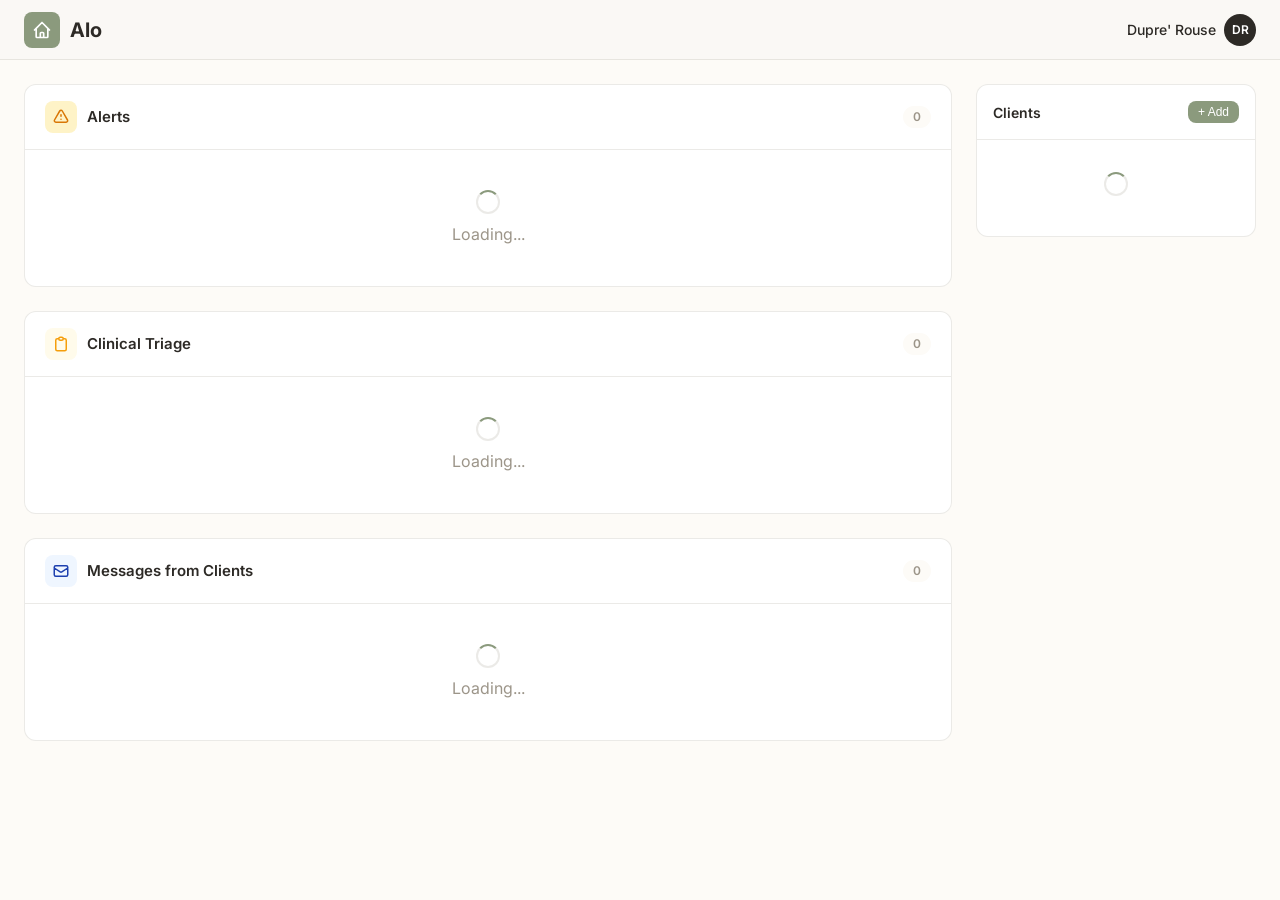
<file: versions/2025-1129_04-Dashboard_index (28).html>
<!DOCTYPE html>
<html lang="en">
<head>
  <meta charset="UTF-8">
  <meta name="viewport" content="width=device-width, initial-scale=1.0">
  <title>Alo Clinical Dashboard</title>
  <link rel="preconnect" href="https://fonts.googleapis.com">
  <link rel="preconnect" href="https://fonts.gstatic.com" crossorigin>
  <link href="https://fonts.googleapis.com/css2?family=Inter:wght@400;500;600;700&display=swap" rel="stylesheet">
  <style>
    * {
      margin: 0;
      padding: 0;
      box-sizing: border-box;
    }
    
    :root {
      /* Alo Brand Colors - matching chat page */
      --cream: #FDFBF7;
      --warm-white: #FAF8F5;
      --sage: #8B9A7D;
      --sage-light: #E8EDE4;
      --sage-hover: #7a8a6d;
      --charcoal: #2D2A26;
      --stone: #9C9589;
      --border: rgba(156, 149, 137, 0.2);
      
      /* Functional colors */
      --bg: var(--cream);
      --white: #ffffff;
      --text: var(--charcoal);
      --text-light: var(--stone);
      --text-muted: var(--stone);
      --primary: var(--sage);
      --primary-hover: var(--sage-hover);
      --danger: #d97706;
      --danger-bg: #fef3c7;
      --danger-border: #fde68a;
      --warning: #f59e0b;
      --warning-bg: #fffbeb;
      --warning-border: #fde68a;
      --success: #10b981;
      --success-bg: #ecfdf5;
      --info-bg: var(--sage-light);
      --info-border: var(--border);
      --info-text: var(--charcoal);
    }
    
    body {
      font-family: 'Inter', -apple-system, sans-serif;
      background: var(--bg);
      color: var(--text);
      line-height: 1.5;
      min-height: 100vh;
    }
    
    /* === HEADER === */
    .header {
      background: var(--warm-white);
      border-bottom: 1px solid var(--border);
      padding: 0 24px;
      height: 60px;
      display: flex;
      align-items: center;
      justify-content: space-between;
      position: fixed;
      top: 0;
      left: 0;
      right: 0;
      z-index: 100;
    }
    
    .header-left {
      display: flex;
      align-items: center;
      gap: 12px;
    }
    
    .home-link {
      display: flex;
      align-items: center;
      gap: 10px;
      text-decoration: none;
      color: var(--text);
    }
    
    .home-icon {
      width: 36px;
      height: 36px;
      background: var(--sage);
      border-radius: 8px;
      display: flex;
      align-items: center;
      justify-content: center;
      color: white;
      font-weight: 700;
      font-size: 18px;
    }
    
    .home-icon svg {
      width: 20px;
      height: 20px;
    }
    
    .logo-text {
      font-size: 1.25rem;
      font-weight: 700;
      color: var(--text);
    }
    
    .header-right {
      display: flex;
      align-items: center;
      gap: 8px;
    }
    
    .user-name {
      font-size: 0.875rem;
      font-weight: 500;
      color: var(--text);
    }
    
    .user-avatar {
      width: 32px;
      height: 32px;
      background: var(--text);
      border-radius: 50%;
      display: flex;
      align-items: center;
      justify-content: center;
      color: white;
      font-size: 0.75rem;
      font-weight: 600;
    }
    
    /* === LAYOUT === */
    .layout {
      display: grid;
      grid-template-columns: 1fr 280px;
      gap: 24px;
      max-width: 1400px;
      margin: 0 auto;
      padding: 84px 24px 24px;
    }
    
    /* === MAIN CONTENT === */
    .main {
      display: flex;
      flex-direction: column;
      gap: 24px;
    }
    
    /* === SECTIONS === */
    .section {
      background: var(--white);
      border: 1px solid var(--border);
      border-radius: 12px;
      overflow: hidden;
    }
    
    .section-header {
      padding: 16px 20px;
      border-bottom: 1px solid var(--border);
      display: flex;
      align-items: center;
      gap: 10px;
    }
    
    .section-icon {
      width: 32px;
      height: 32px;
      border-radius: 8px;
      display: flex;
      align-items: center;
      justify-content: center;
    }
    
    .section-icon.danger {
      background: var(--danger-bg);
      color: var(--danger);
    }
    
    .section-icon.warning {
      background: var(--warning-bg);
      color: var(--warning);
    }
    
    .section-icon svg {
      width: 18px;
      height: 18px;
    }
    
    .section-title {
      font-size: 0.9375rem;
      font-weight: 600;
    }
    
    .section-count {
      margin-left: auto;
      background: var(--bg);
      padding: 2px 10px;
      border-radius: 12px;
      font-size: 0.75rem;
      font-weight: 600;
      color: var(--text-light);
    }
    
    .section-body {
      padding: 8px;
    }
    
    .section-empty {
      padding: 32px;
      text-align: center;
      color: var(--text-muted);
      font-size: 0.875rem;
    }
    
    /* === LIST ITEMS === */
    .list-item {
      display: flex;
      align-items: center;
      gap: 16px;
      padding: 12px 16px;
      border-radius: 8px;
      cursor: pointer;
      transition: background 0.15s;
    }
    
    .list-item:hover {
      background: var(--bg);
    }
    
    .list-item-indicator {
      width: 10px;
      height: 10px;
      border-radius: 50%;
      flex-shrink: 0;
    }
    
    .list-item-indicator.danger { background: var(--danger); }
    .list-item-indicator.warning { background: var(--warning); }
    .list-item-indicator.success { background: var(--success); }
    
    .list-item-content {
      flex: 1;
      min-width: 0;
    }
    
    .list-item-title {
      font-size: 0.875rem;
      font-weight: 600;
      color: var(--text);
      margin-bottom: 2px;
    }
    
    .list-item-description {
      font-size: 0.8125rem;
      color: var(--text-light);
    }
    
    .list-item-meta {
      font-size: 0.75rem;
      color: var(--text-muted);
      flex-shrink: 0;
    }
    
    .list-item-action {
      background: var(--bg);
      border: 1px solid var(--border);
      padding: 6px 12px;
      border-radius: 6px;
      font-size: 0.75rem;
      font-weight: 500;
      color: var(--text);
      cursor: pointer;
      transition: all 0.15s;
      flex-shrink: 0;
    }
    
    .list-item-action:hover {
      background: var(--border);
    }
    
    /* === SIDEBAR === */
    .sidebar {
      position: sticky;
      top: 84px;
      height: fit-content;
    }
    
    .sidebar-section {
      background: var(--white);
      border: 1px solid var(--border);
      border-radius: 12px;
      overflow: hidden;
    }
    
    .sidebar-header {
      padding: 16px;
      border-bottom: 1px solid var(--border);
      display: flex;
      align-items: center;
      justify-content: space-between;
    }
    
    .sidebar-title {
      font-size: 0.875rem;
      font-weight: 600;
    }
    
    .sidebar-list {
      max-height: calc(100vh - 200px);
      overflow-y: auto;
    }
    
    .client-item {
      display: flex;
      align-items: center;
      gap: 12px;
      padding: 12px 16px;
      cursor: pointer;
      transition: background 0.15s;
      border-bottom: 1px solid var(--border);
    }
    
    .client-item:last-child {
      border-bottom: none;
    }
    
    .client-item:hover {
      background: var(--bg);
    }
    
    .client-item.active {
      background: var(--primary);
      color: white;
    }
    
    .client-item.active .client-name {
      color: white;
    }
    
    .client-item.active .client-meta {
      color: rgba(255,255,255,0.8);
    }
    
    /* === CLIENT AVATAR WITH STATUS BADGE === */
    .client-avatar {
      width: 40px;
      height: 40px;
      background: var(--bg);
      border-radius: 50%;
      display: flex;
      align-items: center;
      justify-content: center;
      font-size: 0.8rem;
      font-weight: 600;
      color: var(--text-light);
      flex-shrink: 0;
      position: relative;
    }
    
    .client-item.active .client-avatar {
      background: rgba(255,255,255,0.2);
      color: white;
    }
    
    .status-badge {
      position: absolute;
      bottom: -2px;
      right: -2px;
      width: 14px;
      height: 14px;
      border-radius: 50%;
      border: 2px solid var(--white);
    }
    
    .client-item.active .status-badge {
      border-color: var(--primary);
    }
    
    .status-badge.crisis {
      background: var(--danger);
      animation: pulse 2s infinite;
    }
    
    .status-badge.needs-attention {
      background: var(--warning);
    }
    
    .status-badge.stable {
      background: var(--success);
    }
    
    .status-badge.dormant {
      background: var(--text-muted);
    }
    
    @keyframes pulse {
      0%, 100% { transform: scale(1); box-shadow: 0 0 0 0 rgba(239, 68, 68, 0.4); }
      50% { transform: scale(1.1); box-shadow: 0 0 0 4px rgba(239, 68, 68, 0); }
    }
    
    .client-info {
      flex: 1;
      min-width: 0;
    }
    
    .client-name {
      font-size: 0.875rem;
      font-weight: 500;
      color: var(--text);
      white-space: nowrap;
      overflow: hidden;
      text-overflow: ellipsis;
    }
    
    .client-meta {
      font-size: 0.75rem;
      color: var(--text-muted);
    }
    
    /* === CLIENT PAGE === */
    .client-page {
      display: none;
    }
    
    .client-page.active {
      display: grid;
    }
    
    .page-header {
      margin-bottom: 24px;
    }
    
    .page-title {
      font-size: 1.5rem;
      font-weight: 700;
      margin-bottom: 4px;
    }
    
    .page-meta {
      font-size: 0.875rem;
      color: var(--text-light);
    }
    
    /* === TABS === */
    .tabs {
      display: flex;
      gap: 4px;
      background: var(--white);
      border: 1px solid var(--border);
      border-radius: 12px;
      padding: 6px;
      margin-bottom: 24px;
    }
    
    .tab {
      flex: 1;
      padding: 10px 16px;
      border: none;
      background: none;
      border-radius: 8px;
      font-size: 0.875rem;
      font-weight: 500;
      color: var(--text-light);
      cursor: pointer;
      transition: all 0.15s;
    }
    
    .tab:hover {
      background: var(--bg);
      color: var(--text);
    }
    
    .tab.active {
      background: var(--primary);
      color: white;
    }
    
    .tab-content {
      display: none;
    }
    
    .tab-content.active {
      display: block;
    }
    
    /* === CARDS === */
    .card {
      background: var(--white);
      border: 1px solid var(--border);
      border-radius: 12px;
      margin-bottom: 16px;
      box-shadow: 0 2px 8px rgba(45, 42, 38, 0.04);
      transition: box-shadow 0.2s;
    }
    
    .card:hover {
      box-shadow: 0 4px 16px rgba(45, 42, 38, 0.08);
    }
    
    .card-header {
      padding: 16px 20px;
      border-bottom: 1px solid var(--border);
      display: flex;
      align-items: center;
      justify-content: space-between;
    }
    
    .card-title {
      font-size: 0.9375rem;
      font-weight: 600;
    }
    
    .card-body {
      padding: 20px;
    }
    
    .card-body p {
      font-size: 0.875rem;
      color: var(--text);
      margin-bottom: 12px;
    }
    
    .card-body p:last-child {
      margin-bottom: 0;
    }
    
    .highlight-box {
      background: var(--warning-bg);
      border: 1px solid var(--warning-border);
      border-radius: 8px;
      padding: 12px 16px;
      font-size: 0.875rem;
      color: var(--text);
      margin-bottom: 16px;
    }
    
    /* === EXCERPTS === */
    .excerpt {
      padding: 12px 16px;
      background: var(--bg);
      border-radius: 8px;
      margin-bottom: 8px;
    }
    
    .excerpt:last-child {
      margin-bottom: 0;
    }
    
    .excerpt-time {
      font-size: 0.75rem;
      color: var(--text-muted);
      margin-bottom: 4px;
    }
    
    .excerpt-text {
      font-size: 0.875rem;
      color: var(--text);
      font-style: italic;
    }
    
    /* === FORMS === */
    .form-grid {
      display: grid;
      grid-template-columns: repeat(2, 1fr);
      gap: 16px;
    }
    
    .form-grid .full {
      grid-column: 1 / -1;
    }
    
    .form-group {
      display: flex;
      flex-direction: column;
      gap: 6px;
    }
    
    .form-group label {
      font-size: 0.8125rem;
      font-weight: 500;
      color: var(--text);
    }
    
    .form-group input,
    .form-group select,
    .form-group textarea {
      padding: 10px 12px;
      border: 1px solid var(--border);
      border-radius: 8px;
      font-size: 0.875rem;
      font-family: inherit;
      transition: border-color 0.15s;
    }
    
    .form-group input:focus,
    .form-group select:focus,
    .form-group textarea:focus {
      outline: none;
      border-color: var(--primary);
    }
    
    .form-group textarea {
      min-height: 80px;
      resize: vertical;
    }
    
    .form-hint {
      font-size: 0.75rem;
      color: var(--text-muted);
    }
    
    .form-actions {
      display: flex;
      justify-content: flex-end;
      gap: 8px;
      margin-top: 16px;
      padding-top: 16px;
      border-top: 1px solid var(--border);
    }
    
    /* === BUTTONS === */
    .btn {
      padding: 10px 16px;
      border-radius: 8px;
      font-size: 0.875rem;
      font-weight: 500;
      cursor: pointer;
      transition: all 0.15s;
      border: none;
      display: inline-flex;
      align-items: center;
      gap: 6px;
    }
    
    .btn svg {
      width: 16px;
      height: 16px;
    }
    
    .btn-primary {
      background: var(--sage);
      color: white;
    }
    
    .btn-primary:hover {
      background: var(--sage-hover);
      transform: translateY(-1px);
      box-shadow: 0 4px 12px rgba(139, 154, 125, 0.3);
    }
    
    .btn-secondary {
      background: var(--warm-white);
      border: 1px solid var(--border);
      color: var(--text);
    }
    
    .btn-secondary:hover {
      background: var(--sage-light);
      border-color: var(--sage);
    }
    
    .btn-sm {
      padding: 6px 12px;
      font-size: 0.8125rem;
    }
    
    /* === TEMPLATES === */
    .templates {
      display: flex;
      flex-wrap: wrap;
      gap: 8px;
      margin-bottom: 16px;
    }
    
    .template-btn {
      background: var(--bg);
      border: 1px solid var(--border);
      padding: 6px 14px;
      border-radius: 20px;
      font-size: 0.8125rem;
      color: var(--text-light);
      cursor: pointer;
      transition: all 0.15s;
    }
    
    .template-btn:hover {
      background: var(--primary);
      border-color: var(--primary);
      color: white;
    }
    
    /* === HOMEWORK LIST === */
    .homework-item {
      display: flex;
      align-items: flex-start;
      gap: 12px;
      padding: 16px;
      background: var(--bg);
      border-radius: 8px;
      margin-bottom: 8px;
    }
    
    .homework-item:last-child {
      margin-bottom: 0;
    }
    
    .homework-status {
      width: 24px;
      height: 24px;
      border-radius: 50%;
      display: flex;
      align-items: center;
      justify-content: center;
      flex-shrink: 0;
    }
    
    .homework-status.active {
      background: var(--warning-bg);
      color: var(--warning);
    }
    
    .homework-status.completed {
      background: var(--success-bg);
      color: var(--success);
    }
    
    .homework-status svg {
      width: 14px;
      height: 14px;
    }
    
    .homework-content {
      flex: 1;
    }
    
    .homework-type {
      font-size: 0.875rem;
      font-weight: 600;
      margin-bottom: 4px;
    }
    
    .homework-desc {
      font-size: 0.8125rem;
      color: var(--text-light);
    }
    
    .homework-meta {
      font-size: 0.75rem;
      color: var(--text-muted);
      margin-top: 6px;
    }
    
    /* === SESSION PREVIEW === */
    .session-preview {
      padding: 12px 0;
    }
    
    .session-preview-border {
      border-top: 1px solid var(--border);
      margin-top: 12px;
      padding-top: 16px;
    }
    
    .session-preview-header {
      display: flex;
      justify-content: space-between;
      align-items: center;
      margin-bottom: 8px;
    }
    
    .session-preview-date {
      font-size: 0.875rem;
      font-weight: 600;
      color: var(--text);
    }
    
    .session-preview-type {
      font-size: 0.75rem;
      color: var(--text-muted);
      background: var(--bg);
      padding: 2px 8px;
      border-radius: 4px;
    }
    
    .session-preview-text {
      font-size: 0.8125rem;
      color: var(--text-light);
      margin-bottom: 4px;
      line-height: 1.5;
    }
    
    .session-preview-text:last-child {
      margin-bottom: 0;
    }
    
    .session-preview-text strong {
      color: var(--text);
    }
    
    /* === NOTES === */
    .note-card {
      background: var(--bg);
      border-radius: 8px;
      padding: 16px;
      margin-bottom: 12px;
    }
    
    .note-card:last-child {
      margin-bottom: 0;
    }
    
    .note-header {
      display: flex;
      justify-content: space-between;
      align-items: center;
      margin-bottom: 12px;
    }
    
    .note-date {
      font-size: 0.875rem;
      font-weight: 600;
    }
    
    .note-content p {
      font-size: 0.8125rem;
      color: var(--text-light);
      margin-bottom: 8px;
      line-height: 1.6;
    }
    
    .note-content p:last-child {
      margin-bottom: 0;
    }
    
    .note-content strong {
      color: var(--text);
    }
    
    .copy-btn {
      background: var(--white);
      border: 1px solid var(--border);
      padding: 4px 10px;
      border-radius: 4px;
      font-size: 0.75rem;
      color: var(--text-light);
      cursor: pointer;
      display: flex;
      align-items: center;
      gap: 4px;
      transition: all 0.15s;
    }
    
    .copy-btn:hover {
      background: var(--bg);
    }
    
    .copy-btn.copied {
      background: var(--success-bg);
      border-color: var(--success);
      color: var(--success);
    }
    
    .copy-btn svg {
      width: 12px;
      height: 12px;
    }
    
    /* === MODAL === */
    .modal-overlay {
      position: fixed;
      top: 0;
      left: 0;
      right: 0;
      bottom: 0;
      background: rgba(0, 0, 0, 0.5);
      display: none;
      align-items: center;
      justify-content: center;
      z-index: 1000;
    }
    
    .modal-overlay.show {
      display: flex;
    }
    
    .modal {
      background: var(--white);
      border-radius: 12px;
      width: 100%;
      max-width: 420px;
      box-shadow: 0 20px 40px rgba(0, 0, 0, 0.2);
      animation: modalSlideIn 0.2s ease;
    }
    
    @keyframes modalSlideIn {
      from { opacity: 0; transform: translateY(-20px); }
      to { opacity: 1; transform: translateY(0); }
    }
    
    .modal-header {
      padding: 20px 24px;
      border-bottom: 1px solid var(--border);
      display: flex;
      align-items: center;
      justify-content: space-between;
    }
    
    .modal-header h3 {
      font-size: 1.125rem;
      font-weight: 600;
    }
    
    .modal-close {
      background: none;
      border: none;
      font-size: 1.5rem;
      color: var(--text-muted);
      cursor: pointer;
      line-height: 1;
      padding: 0;
    }
    
    .modal-close:hover {
      color: var(--text);
    }
    
    .modal-body {
      padding: 24px;
    }
    
    .modal-body .form-group {
      margin-bottom: 16px;
    }
    
    .modal-body .form-group:last-child {
      margin-bottom: 0;
    }
    
    .modal-footer {
      padding: 16px 24px;
      border-top: 1px solid var(--border);
      display: flex;
      justify-content: flex-end;
      gap: 8px;
    }
    
    /* === TOAST === */
    .toast {
      position: fixed;
      bottom: 24px;
      right: 24px;
      background: var(--text);
      color: white;
      padding: 12px 20px;
      border-radius: 8px;
      font-size: 0.875rem;
      font-weight: 500;
      display: none;
      align-items: center;
      gap: 8px;
      z-index: 1000;
      animation: slideUp 0.3s ease;
    }
    
    .toast.show {
      display: flex;
    }
    
    .toast svg {
      width: 18px;
      height: 18px;
      color: var(--success);
    }
    
    @keyframes slideUp {
      from { opacity: 0; transform: translateY(10px); }
      to { opacity: 1; transform: translateY(0); }
    }
    
    /* === LOADING === */
    .loading {
      text-align: center;
      padding: 32px;
      color: var(--text-muted);
    }
    
    .spinner {
      width: 24px;
      height: 24px;
      border: 2px solid var(--border);
      border-top-color: var(--primary);
      border-radius: 50%;
      animation: spin 0.8s linear infinite;
      margin: 0 auto 8px;
    }
    
    @keyframes spin {
      to { transform: rotate(360deg); }
    }
    
    /* === CRISIS ALERTS === */
    .crisis-alert-item {
      background: var(--danger-bg);
      border: 1px solid var(--danger-border);
      border-radius: 8px;
      padding: 12px 16px;
      margin-bottom: 12px;
    }
    
    .crisis-alert-item:last-child {
      margin-bottom: 0;
    }
    
    .crisis-alert-header {
      display: flex;
      justify-content: space-between;
      align-items: center;
      margin-bottom: 8px;
    }
    
    .crisis-alert-time {
      font-size: 0.75rem;
      color: var(--text-muted);
      font-weight: 500;
    }
    
    .crisis-alert-severity {
      font-size: 0.75rem;
      font-weight: 600;
    }
    
    .crisis-alert-message {
      font-size: 0.875rem;
      color: var(--text);
      font-style: italic;
      line-height: 1.5;
    }
    
    /* === RESPONSIVE === */
    @media (max-width: 900px) {
      .layout {
        grid-template-columns: 1fr;
      }
      
      .sidebar {
        position: static;
        order: -1;
      }
      
      .form-grid {
        grid-template-columns: 1fr;
      }
    }
  </style>
</head>
<body>
  <!-- Header -->
  <header class="header">
    <div class="header-left">
      <a href="#" class="home-link" onclick="showHomePage(); return false;">
        <div class="home-icon">
          <svg xmlns="http://www.w3.org/2000/svg" fill="none" viewBox="0 0 24 24" stroke="currentColor" stroke-width="2">
            <path stroke-linecap="round" stroke-linejoin="round" d="M3 12l2-2m0 0l7-7 7 7M5 10v10a1 1 0 001 1h3m10-11l2 2m-2-2v10a1 1 0 01-1 1h-3m-6 0a1 1 0 001-1v-4a1 1 0 011-1h2a1 1 0 011 1v4a1 1 0 001 1m-6 0h6" />
          </svg>
        </div>
        <span class="logo-text">Alo</span>
      </a>
    </div>
    <div class="header-right">
      <span class="user-name" id="therapistName" onclick="editTherapistName()" style="cursor: pointer;" title="Click to edit your name">Dupre' Rouse</span>
      <div class="user-avatar" id="therapistAvatar">DR</div>
    </div>
  </header>
  
  <!-- Homepage -->
  <div class="layout" id="homePage">
    <div class="main">
      <!-- Alerts Section -->
      <div class="section" id="alertsSection">
        <div class="section-header">
          <div class="section-icon danger">
            <svg xmlns="http://www.w3.org/2000/svg" fill="none" viewBox="0 0 24 24" stroke="currentColor" stroke-width="2">
              <path stroke-linecap="round" stroke-linejoin="round" d="M12 9v2m0 4h.01m-6.938 4h13.856c1.54 0 2.502-1.667 1.732-3L13.732 4c-.77-1.333-2.694-1.333-3.464 0L3.34 16c-.77 1.333.192 3 1.732 3z" />
            </svg>
          </div>
          <span class="section-title">Alerts</span>
          <span class="section-count" id="alertsCount">0</span>
        </div>
        <div class="section-body" id="alertsList">
          <div class="loading"><div class="spinner"></div>Loading...</div>
        </div>
      </div>
      
      <!-- Triage Section -->
      <div class="section" id="triageSection">
        <div class="section-header">
          <div class="section-icon warning">
            <svg xmlns="http://www.w3.org/2000/svg" fill="none" viewBox="0 0 24 24" stroke="currentColor" stroke-width="2">
              <path stroke-linecap="round" stroke-linejoin="round" d="M9 5H7a2 2 0 00-2 2v12a2 2 0 002 2h10a2 2 0 002-2V7a2 2 0 00-2-2h-2M9 5a2 2 0 002 2h2a2 2 0 002-2M9 5a2 2 0 012-2h2a2 2 0 012 2" />
            </svg>
          </div>
          <span class="section-title">Clinical Triage</span>
          <span class="section-count" id="triageCount">0</span>
        </div>
        <div class="section-body" id="triageList">
          <div class="loading"><div class="spinner"></div>Loading...</div>
        </div>
      </div>
      
      <!-- Messages Section (NEW) -->
      <div class="section" id="messagesSection">
        <div class="section-header">
          <div class="section-icon" style="background: #eff6ff; color: #1e40af;">
            <svg xmlns="http://www.w3.org/2000/svg" fill="none" viewBox="0 0 24 24" stroke="currentColor" stroke-width="2">
              <path stroke-linecap="round" stroke-linejoin="round" d="M3 8l7.89 5.26a2 2 0 002.22 0L21 8M5 19h14a2 2 0 002-2V7a2 2 0 00-2-2H5a2 2 0 00-2 2v10a2 2 0 002 2z" />
            </svg>
          </div>
          <span class="section-title">Messages from Clients</span>
          <span class="section-count" id="messagesCount">0</span>
        </div>
        <div class="section-body" id="messagesList">
          <div class="loading"><div class="spinner"></div>Loading...</div>
        </div>
      </div>
    </div>
    
    <!-- Sidebar -->
    <div class="sidebar">
      <div class="sidebar-section">
        <div class="sidebar-header">
          <span class="sidebar-title">Clients</span>
          <button class="btn btn-sm btn-primary" onclick="showAddClientForm()" style="padding: 4px 10px; font-size: 0.75rem;">+ Add</button>
        </div>
        <div class="sidebar-list" id="clientsList">
          <div class="loading"><div class="spinner"></div></div>
        </div>
      </div>
    </div>
  </div>
  
  <!-- Client Page -->
  <div class="layout client-page" id="clientPage">
    <div class="main">
      <div class="page-header">
        <div style="display: flex; align-items: center; justify-content: space-between;">
          <div>
            <h1 class="page-title" id="clientName">Client Name</h1>
            <p class="page-meta">
              <span id="clientCode" style="cursor: pointer; display: inline-flex; align-items: center; gap: 4px;" onclick="copyClientCode()" title="Click to copy client code">
                <span id="clientCodeText"></span>
                <svg xmlns="http://www.w3.org/2000/svg" width="14" height="14" fill="none" viewBox="0 0 24 24" stroke="currentColor" stroke-width="2" style="opacity: 0.5;">
                  <path stroke-linecap="round" stroke-linejoin="round" d="M8 16H6a2 2 0 01-2-2V6a2 2 0 012-2h8a2 2 0 012 2v2m-6 12h8a2 2 0 002-2v-8a2 2 0 00-2-2h-8a2 2 0 00-2 2v8a2 2 0 002 2z" />
                </svg>
              </span>
              <span id="clientMeta"></span>
            </p>
          </div>
          <div style="display: flex; gap: 8px; align-items: center;">
            <button class="btn" id="crisisAlertButton" onclick="goToCrisisAlerts()" style="display: none; background: var(--danger); color: white; border: none; animation: pulse 2s infinite;">
              <svg xmlns="http://www.w3.org/2000/svg" width="16" height="16" fill="none" viewBox="0 0 24 24" stroke="currentColor" stroke-width="2">
                <path stroke-linecap="round" stroke-linejoin="round" d="M12 9v2m0 4h.01m-6.938 4h13.856c1.54 0 2.502-1.667 1.732-3L13.732 4c-.77-1.333-2.694-1.333-3.464 0L3.34 16c-.77 1.333.192 3 1.732 3z" />
              </svg>
              <span id="crisisAlertButtonText">Crisis Alert</span>
            </button>
            <button class="btn btn-secondary btn-sm" onclick="showEditClientForm()">
              <svg xmlns="http://www.w3.org/2000/svg" width="14" height="14" fill="none" viewBox="0 0 24 24" stroke="currentColor" stroke-width="2">
                <path stroke-linecap="round" stroke-linejoin="round" d="M15.232 5.232l3.536 3.536m-2.036-5.036a2.5 2.5 0 113.536 3.536L6.5 21.036H3v-3.572L16.732 3.732z" />
              </svg>
              Edit
            </button>
          </div>
        </div>
      </div>
      
      <div class="tabs">
        <button class="tab active" onclick="switchTab('prep', this)">Session Prep</button>
        <button class="tab" onclick="switchTab('notes', this)">Session Notes</button>
        <button class="tab" onclick="switchTab('homework', this)">Homework</button>
        <button class="tab" onclick="switchTab('activity', this)">Alo Activity</button>
      </div>
      
      <!-- Session Prep Tab -->
      <div class="tab-content active" id="tab-prep">
        <!-- Last Sessions Preview -->
        <div class="card" id="lastSessionsCard">
          <div class="card-header">
            <span class="card-title">Recent Session Notes</span>
            <button class="btn btn-sm btn-secondary" onclick="switchTab('notes', document.querySelectorAll('.tab')[1])" id="viewAllNotesBtn" style="display: none;">View All</button>
          </div>
          <div class="card-body" id="lastSessionsPreview">
            <p style="color: var(--text-muted); text-align: center;">No session notes yet. Add one in the Session Notes tab.</p>
          </div>
        </div>
        
        <div class="card">
          <div class="card-header">
            <span class="card-title">Since Last Session</span>
          </div>
          <div class="card-body" id="prepSummary">
            <div class="loading"><div class="spinner"></div></div>
          </div>
        </div>
        
        <div class="card">
          <div class="card-header">
            <span class="card-title">Open Items</span>
          </div>
          <div class="card-body" id="prepOpenItems">
            <p style="color: var(--text-muted);">No open items</p>
          </div>
        </div>
        
        <!-- Client Messages Card -->
        <div class="card">
          <div class="card-header">
            <span class="card-title">Messages from Client</span>
          </div>
          <div class="card-body" id="clientMessagesContainer">
            <p style="color: var(--text-muted);">No messages from client</p>
          </div>
        </div>
      </div>
      
      <!-- Session Notes Tab -->
      <div class="tab-content" id="tab-notes">
        <div class="card">
          <div class="card-header">
            <span class="card-title">Session Notes</span>
            <button class="btn btn-sm btn-primary" onclick="showNoteForm()">
              <svg xmlns="http://www.w3.org/2000/svg" fill="none" viewBox="0 0 24 24" stroke="currentColor" stroke-width="2">
                <path stroke-linecap="round" stroke-linejoin="round" d="M12 4v16m8-8H4" />
              </svg>
              Add Note
            </button>
          </div>
          <div class="card-body" id="notesContainer">
            <p style="color: var(--text-muted); text-align: center;">No session notes yet</p>
          </div>
        </div>
      </div>
      
      <!-- Homework Tab -->
      <div class="tab-content" id="tab-homework">
        <div class="card">
          <div class="card-header">
            <span class="card-title">Assign Homework</span>
          </div>
          <div class="card-body">
            <div class="templates">
              <button class="template-btn" onclick="useTemplate('grounding', '5-4-3-2-1 grounding exercise when feeling overwhelmed')">Grounding</button>
              <button class="template-btn" onclick="useTemplate('noticing', 'Notice and log moments of anxiety without trying to change them')">Noticing</button>
              <button class="template-btn" onclick="useTemplate('journaling', 'Journal for 10 minutes each morning')">Journaling</button>
              <button class="template-btn" onclick="useTemplate('behavioral', 'Practice one boundary-setting conversation')">Behavioral</button>
              <button class="template-btn" onclick="useTemplate('breathing', '4-7-8 breathing technique twice daily')">Breathing</button>
            </div>
            
            <form id="homeworkForm" onsubmit="submitHomework(event)">
              <div class="form-grid">
                <div class="form-group">
                  <label>Type</label>
                  <select id="hwType" required>
                    <option value="grounding">Grounding Technique</option>
                    <option value="noticing">Noticing Practice</option>
                    <option value="journaling">Journaling Prompt</option>
                    <option value="behavioral">Behavioral Experiment</option>
                    <option value="cognitive">Cognitive Exercise</option>
                    <option value="breathing">Breathing Exercise</option>
                    <option value="custom">Custom</option>
                  </select>
                </div>
                <div class="form-group">
                  <label>Due Date (optional)</label>
                  <input type="date" id="hwDue">
                </div>
                <div class="form-group full">
                  <label>Instructions</label>
                  <textarea id="hwDescription" placeholder="What should the client practice?" required></textarea>
                </div>
                <div class="form-group full">
                  <label>Clinical Rationale (private)</label>
                  <textarea id="hwRationale" placeholder="Why this exercise for this client..."></textarea>
                  <span class="form-hint">For your records only</span>
                </div>
              </div>
              <div class="form-actions">
                <button type="submit" class="btn btn-primary">Assign Homework</button>
              </div>
            </form>
          </div>
        </div>
        
        <div class="card">
          <div class="card-header">
            <span class="card-title">Homework History</span>
          </div>
          <div class="card-body" id="homeworkHistory">
            <div class="loading"><div class="spinner"></div></div>
          </div>
        </div>
      </div>
      
      <!-- Alo Activity Tab -->
      <div class="tab-content" id="tab-activity">
        <!-- Crisis Alerts Card (MOVED HERE) -->
        <div class="card" id="crisisAlertsCard" style="display: none;">
          <div class="card-header" style="background: var(--danger-bg); border-bottom: 1px solid var(--danger-border);">
            <span class="card-title" style="color: var(--danger); display: flex; align-items: center; gap: 8px;">
              <svg xmlns="http://www.w3.org/2000/svg" width="20" height="20" fill="none" viewBox="0 0 24 24" stroke="currentColor" stroke-width="2">
                <path stroke-linecap="round" stroke-linejoin="round" d="M12 9v2m0 4h.01m-6.938 4h13.856c1.54 0 2.502-1.667 1.732-3L13.732 4c-.77-1.333-2.694-1.333-3.464 0L3.34 16c-.77 1.333.192 3 1.732 3z" />
              </svg>
              Crisis Alerts
            </span>
            <span id="crisisAlertCount" style="background: var(--danger); color: white; padding: 2px 8px; border-radius: 12px; font-size: 0.75rem; font-weight: 600;"></span>
          </div>
          <div class="card-body" id="crisisAlertsList">
            <div class="loading"><div class="spinner"></div></div>
          </div>
        </div>
        
        <!-- Messages from Client (NEW) -->
        <div class="card">
          <div class="card-header">
            <span class="card-title">Messages from Client</span>
          </div>
          <div class="card-body" id="activityMessagesContainer">
            <div class="loading"><div class="spinner"></div></div>
          </div>
        </div>
        
        <!-- Recent Conversations -->
        <div class="card">
          <div class="card-header">
            <span class="card-title">Recent Conversations</span>
          </div>
          <div class="card-body" id="activityExcerpts">
            <div class="loading"><div class="spinner"></div></div>
          </div>
        </div>
      </div>
    </div>
    
    <!-- Sidebar (same as homepage) -->
    <div class="sidebar">
      <div class="sidebar-section">
        <div class="sidebar-header">
          <span class="sidebar-title">Clients</span>
          <button class="btn btn-sm btn-primary" onclick="showAddClientForm()" style="padding: 4px 10px; font-size: 0.75rem;">+ Add</button>
        </div>
        <div class="sidebar-list" id="clientsList2">
          <div class="loading"><div class="spinner"></div></div>
        </div>
      </div>
    </div>
  </div>
  
  <!-- Add Client Modal -->
  <div class="modal-overlay" id="addClientModal" onclick="closeAddClientModal(event)">
    <div class="modal" onclick="event.stopPropagation()">
      <div class="modal-header">
        <h3>Add New Client</h3>
        <button class="modal-close" onclick="closeAddClientModal()">&times;</button>
      </div>
      <div class="modal-body">
        <div class="form-group">
          <label>Client Code</label>
          <input type="text" id="newClientCode" placeholder="e.g., ClientName-001">
          <span class="form-hint">A unique identifier for this client</span>
        </div>
        <div class="form-group">
          <label>Display Name (optional)</label>
          <input type="text" id="newClientName" placeholder="e.g., Sarah M.">
          <span class="form-hint">Optional friendly name, visible only to you</span>
        </div>
      </div>
      <div class="modal-footer">
        <button class="btn btn-secondary" onclick="closeAddClientModal()">Cancel</button>
        <button class="btn btn-primary" onclick="addClient()">Add Client</button>
      </div>
    </div>
  </div>
  
  <!-- Edit Client Modal -->
  <div class="modal-overlay" id="editClientModal" onclick="closeEditClientModal(event)">
    <div class="modal" onclick="event.stopPropagation()">
      <div class="modal-header">
        <h3>Edit Client</h3>
        <button class="modal-close" onclick="closeEditClientModal()">&times;</button>
      </div>
      <div class="modal-body">
        <div class="form-group">
          <label>Client Code</label>
          <input type="text" id="editClientCode" disabled style="background: var(--bg); color: var(--text-muted);">
          <span class="form-hint">Client code cannot be changed</span>
        </div>
        <div class="form-group">
          <label>Display Name</label>
          <input type="text" id="editClientName" placeholder="e.g., Sarah M.">
          <span class="form-hint">Friendly name visible only to you</span>
        </div>
        <div class="form-group" style="margin-top: 24px; padding-top: 16px; border-top: 1px solid var(--border);">
          <label style="color: var(--danger);">Danger Zone</label>
          <button class="btn btn-sm" onclick="confirmDeleteClient()" style="background: var(--danger-bg); color: var(--danger); border: 1px solid var(--danger-border); margin-top: 8px;">
            <svg xmlns="http://www.w3.org/2000/svg" width="14" height="14" fill="none" viewBox="0 0 24 24" stroke="currentColor" stroke-width="2">
              <path stroke-linecap="round" stroke-linejoin="round" d="M19 7l-.867 12.142A2 2 0 0116.138 21H7.862a2 2 0 01-1.995-1.858L5 7m5 4v6m4-6v6m1-10V4a1 1 0 00-1-1h-4a1 1 0 00-1 1v3M4 7h16" />
            </svg>
            Delete Client
          </button>
          <span class="form-hint">This will unlink the client from your dashboard. Their Alo conversations are not deleted.</span>
        </div>
      </div>
      <div class="modal-footer">
        <button class="btn btn-secondary" onclick="closeEditClientModal()">Cancel</button>
        <button class="btn btn-primary" onclick="saveClientEdit()">Save Changes</button>
      </div>
    </div>
  </div>
  
  <!-- Toast -->
  <div class="toast" id="toast">
    <svg xmlns="http://www.w3.org/2000/svg" fill="none" viewBox="0 0 24 24" stroke="currentColor" stroke-width="2">
      <path stroke-linecap="round" stroke-linejoin="round" d="M5 13l4 4L19 7" />
    </svg>
    <span id="toastMessage">Success</span>
  </div>

  <script>
    // =====================================================
    // CONFIG
    // =====================================================
    const SUPABASE_URL = 'https://lelsdezstbnzyxvsvbyx.supabase.co';
    const SUPABASE_ANON_KEY = 'eyJhbGciOiJIUzI1NiIsInR5cCI6IkpXVCJ9.eyJpc3MiOiJzdXBhYmFzZSIsInJlZiI6ImxlbHNkZXpzdGJuenl4dnN2Ynl4Iiwicm9sZSI6ImFub24iLCJpYXQiOjE3NjM2MDk1NDUsImV4cCI6MjA3OTE4NTU0NX0.mm1POxfEEoRXyTF08NsUZOau6qA_UdZJnoUH_5bkQas';
    const THERAPIST_ID = '94ebfe1c-57d1-48d8-a165-a9152ded65db';
    
    let currentClient = null;
    let allClients = [];
    let clientNotes = {};
    let sortBy = 'alpha';
    
    // =====================================================
    // INITIALIZATION
    // =====================================================
    document.addEventListener('DOMContentLoaded', () => {
      loadTherapistName();
      loadDashboard();
    });
    
    async function api(endpoint, options = {}) {
      const res = await fetch(`${SUPABASE_URL}${endpoint}`, {
        ...options,
        headers: {
          'apikey': SUPABASE_ANON_KEY,
          'Authorization': `Bearer ${SUPABASE_ANON_KEY}`,
          'Content-Type': 'application/json',
          ...options.headers
        }
      });
      if (!res.ok) throw new Error(`API Error: ${res.status}`);
      const text = await res.text();
      return text ? JSON.parse(text) : null;
    }
    
    // =====================================================
    // THERAPIST NAME FUNCTIONS (NEW)
    // =====================================================
    function loadTherapistName() {
      const saved = localStorage.getItem('therapistName') || "Dupre' Rouse";
      document.getElementById('therapistName').textContent = saved;
      
      // Update avatar
      const initials = saved.split(' ')
        .map(n => n[0])
        .join('')
        .substring(0, 2)
        .toUpperCase();
      document.getElementById('therapistAvatar').textContent = initials;
    }

    function editTherapistName() {
      const current = localStorage.getItem('therapistName') || "Dupre' Rouse";
      const newName = prompt('Enter your name:', current);
      
      if (newName && newName.trim()) {
        localStorage.setItem('therapistName', newName.trim());
        loadTherapistName();
        toast('Name updated');
      }
    }
    
    // =====================================================
    // DASHBOARD LOADING
    // =====================================================
    async function loadDashboard() {
      try {
        const links = await api(`/rest/v1/therapist_client_links?therapist_id=eq.${THERAPIST_ID}&select=*`);
        
        if (!links?.length) {
          document.getElementById('alertsList').innerHTML = '<div class="section-empty">No alerts</div>';
          document.getElementById('triageList').innerHTML = '<div class="section-empty">No items requiring attention</div>';
          document.getElementById('messagesList').innerHTML = '<div class="section-empty">No messages yet</div>';
          document.getElementById('clientsList').innerHTML = '<div class="section-empty">No clients yet</div>';
          return;
        }
        
        const weekAgo = new Date(Date.now() - 7 * 24 * 60 * 60 * 1000).toISOString();
        const twoWeeksAgo = new Date(Date.now() - 14 * 24 * 60 * 60 * 1000).toISOString();
        
        // Load all crisis alerts (NEW)
        const allCrisisAlerts = await api(`/rest/v1/crisis_alerts?order=alert_time.desc&limit=100`);
        console.log('🚨 Crisis alerts loaded:', allCrisisAlerts?.length);
        console.log('Sample crisis_alert:', allCrisisAlerts?.[0]);
        console.log('Sample link client_code:', links?.[0]?.client_code);
        
        allClients = await Promise.all(links.map(async (client) => {
          const [recent, prev, hw] = await Promise.all([
            api(`/rest/v1/conversation_turns?user_id=eq.${client.client_code}&created_at=gte.${weekAgo}&select=id,intention_chosen,created_at`),
            api(`/rest/v1/conversation_turns?user_id=eq.${client.client_code}&created_at=gte.${twoWeeksAgo}&created_at=lt.${weekAgo}&select=id`),
            api(`/rest/v1/homework?client_code=eq.${client.client_code}&active=eq.true&select=id`)
          ]);
          
          // Check for crisis in both conversation_turns AND crisis_alerts table
          const hasCrisisInTurns = recent?.some(t => t.intention_chosen === 'CRISIS');
          
          // Check crisis_alerts table - compare against BOTH client_code AND user_id (case-insensitive)
          const clientCrisisAlerts = allCrisisAlerts?.filter(a => {
            const cc = (client.client_code || '').toLowerCase();
            const alertClientCode = (a.client_code || '').toLowerCase();
            const alertUserId = (a.user_id || '').toLowerCase();
            return alertClientCode === cc || alertUserId === cc;
          }) || [];
          
          const hasCrisisInAlerts = clientCrisisAlerts.length > 0;
          
          // Check if ALL alerts for this client are marked as read
          const allAlertsRead = clientCrisisAlerts.length > 0 && 
                                clientCrisisAlerts.every(a => a.read_by_therapist === true);
          
          const hasCrisis = hasCrisisInTurns || hasCrisisInAlerts;
          
          if (hasCrisisInAlerts) {
            console.log(`🚨 CRISIS MATCH for ${client.client_code}:`, {
              clientCode: client.client_code,
              alertCount: clientCrisisAlerts.length,
              unreadCount: clientCrisisAlerts.filter(a => !a.read_by_therapist).length,
              allRead: allAlertsRead
            });
          }
          
          const current = recent?.length || 0;
          const previous = prev?.length || 0;
          
          let trend = 'stable';
          if (current > previous + 2) trend = 'up';
          else if (current < previous - 2) trend = 'down';
          
          let status = 'stable';
          if (hasCrisis) {
            status = 'crisis';
          } else if (current === 0 && (hw?.length || 0) > 0) {
            status = 'needs-attention';
          } else if (trend === 'down') {
            status = 'needs-attention';
          } else if (current === 0 && (hw?.length || 0) === 0) {
            status = 'dormant';
          }
          
          return {
            ...client,
            messages: current,
            homework: hw?.length || 0,
            hasCrisis,
            allAlertsRead,
            trend,
            status,
            lastActivity: recent?.[0]?.created_at || null
          };
        }));
        
        renderAlerts();
        renderTriage();
        loadMessages(); // NEW: Load messages
        renderClientsList();
        
      } catch (err) {
        console.error('Dashboard error:', err);
      }
    }
    
    // =====================================================
    // MESSAGES FUNCTIONS (NEW)
    // =====================================================
    async function markMessageAsRead(messageId, event) {
      // Stop propagation so clicking button doesn't trigger showClient
      if (event) {
        event.stopPropagation();
      }
      
      try {
        // Mark this message as read
        const response = await fetch(`${SUPABASE_URL}/rest/v1/client_messages?id=eq.${messageId}`, {
          method: 'PATCH',
          headers: {
            'apikey': SUPABASE_ANON_KEY,
            'Authorization': `Bearer ${SUPABASE_ANON_KEY}`,
            'Content-Type': 'application/json',
            'Prefer': 'return=minimal'
          },
          body: JSON.stringify({ read_by_therapist: true })
        });
        
        if (!response.ok) throw new Error('Failed to mark as read');
        
        // Reload messages to refresh the list
        await loadMessages();
        
        toast('Message marked as read');
        
      } catch (err) {
        console.error('Error marking message as read:', err);
        alert('Error marking message as read');
      }
    }
    
    async function loadMessages() {
      try {
        console.log('📨 Loading all client messages...');
        
        // Get all recent UNREAD messages
        const allMessages = await api(`/rest/v1/client_messages?read_by_therapist=eq.false&order=created_at.desc&limit=50`);
        console.log('📦 Total unread messages found:', allMessages?.length);
        
        // Filter to only messages from our clients (case-insensitive)
        const clientMessages = allMessages?.filter(m => 
          allClients.some(c => 
            c.client_code.toLowerCase() === m.client_code.toLowerCase()
          )
        ) || [];
        
        console.log('✅ Filtered to our clients:', clientMessages.length, 'messages');
        
        renderMessages(clientMessages);
      } catch (err) {
        console.error('Error loading messages:', err);
        document.getElementById('messagesList').innerHTML = 
          '<div class="section-empty">Error loading messages</div>';
      }
    }
    
    function renderMessages(messages) {
      document.getElementById('messagesCount').textContent = messages.length;
      
      if (!messages.length) {
        document.getElementById('messagesList').innerHTML = 
          '<div class="section-empty">No messages from clients yet</div>';
        return;
      }
      
      document.getElementById('messagesList').innerHTML = messages.map(m => {
        // Case-insensitive client lookup
        const client = allClients.find(c => 
          c.client_code.toLowerCase() === m.client_code.toLowerCase()
        );
        const displayName = client?.display_name || m.client_code;
        
        return `
          <div class="list-item" onclick="showClient('${m.client_code}')">
            <div class="list-item-indicator" style="background: #3b82f6;"></div>
            <div class="list-item-content">
              <div class="list-item-title">${displayName}</div>
              <div class="list-item-description">${truncate(m.message, 80)}</div>
            </div>
            <span class="list-item-meta">${timeAgo(new Date(m.created_at))}</span>
            <button class="btn btn-sm" onclick="markMessageAsRead('${m.id}', event)" style="background: var(--primary); color: white; border: none;">
              Mark as Read
            </button>
          </div>
        `;
      }).join('');
    }
    
    function renderAlerts() {
      const alerts = allClients.filter(c => c.hasCrisis && !c.allAlertsRead);
      document.getElementById('alertsCount').textContent = alerts.length;
      
      if (!alerts.length) {
        document.getElementById('alertsList').innerHTML = '<div class="section-empty">No crisis alerts – all clear</div>';
        return;
      }
      
      document.getElementById('alertsList').innerHTML = alerts.map(c => `
        <div class="list-item" onclick="showClient('${c.client_code}')">
          <div class="list-item-indicator danger"></div>
          <div class="list-item-content">
            <div class="list-item-title">${c.display_name || c.client_code}</div>
            <div class="list-item-description">Crisis signal detected</div>
          </div>
          <span class="list-item-meta">${c.lastActivity ? timeAgo(new Date(c.lastActivity)) : ''}</span>
          <button class="btn btn-sm" onclick="markAlertsAsRead('${c.client_code}', event)" style="background: var(--danger); color: white; border: none;">
            Mark as Read
          </button>
        </div>
      `).join('');
    }
    
    function renderTriage() {
      const triage = allClients.filter(c => !c.hasCrisis && (c.trend === 'down' || (c.homework > 0 && c.messages === 0)));
      document.getElementById('triageCount').textContent = triage.length;
      
      if (!triage.length) {
        document.getElementById('triageList').innerHTML = '<div class="section-empty">All clients stable – no action needed</div>';
        return;
      }
      
      document.getElementById('triageList').innerHTML = triage.map(c => {
        let desc = '';
        if (c.trend === 'down') desc = 'Engagement declining';
        else if (c.homework > 0 && c.messages === 0) desc = `Homework stalled (${c.homework} active) – no Alo activity`;
        
        return `
          <div class="list-item" onclick="showClient('${c.client_code}')">
            <div class="list-item-indicator warning"></div>
            <div class="list-item-content">
              <div class="list-item-title">${c.display_name || c.client_code}</div>
              <div class="list-item-description">${desc}</div>
            </div>
            <span class="list-item-meta">${c.messages} msgs this week</span>
            <button class="list-item-action">Review</button>
          </div>
        `;
      }).join('');
    }
    
    function renderClientsList() {
      let sorted = [...allClients];
      
      if (sortBy === 'alpha') {
        sorted.sort((a, b) => {
          const nameA = a.display_name || a.client_code;
          const nameB = b.display_name || b.client_code;
          return nameA.localeCompare(nameB);
        });
      } else {
        sorted.sort((a, b) => {
          if (!a.lastActivity) return 1;
          if (!b.lastActivity) return -1;
          return new Date(b.lastActivity) - new Date(a.lastActivity);
        });
      }
      
      const html = sorted.map(c => {
        const displayName = c.display_name || c.client_code;
        const initials = displayName.substring(0, 2).toUpperCase();
        const isActive = currentClient === c.client_code;
        
        return `
          <div class="client-item ${isActive ? 'active' : ''}" onclick="showClient('${c.client_code}')">
            <div class="client-avatar">
              ${initials}
              <div class="status-badge ${c.status}"></div>
            </div>
            <div class="client-info">
              <div class="client-name">${displayName}</div>
              <div class="client-meta">${c.messages} msgs · ${c.homework} hw</div>
            </div>
          </div>
        `;
      }).join('');
      
      document.getElementById('clientsList').innerHTML = html;
      document.getElementById('clientsList2').innerHTML = html;
    }
    
    async function showClient(code) {
      currentClient = code;
      document.getElementById('homePage').style.display = 'none';
      document.getElementById('clientPage').classList.add('active');
      renderClientsList();
      switchTab('prep', document.querySelector('.tab'));
      
      const client = allClients.find(c => c.client_code === code);
      const displayName = client?.display_name || code;
      document.getElementById('clientName').textContent = displayName;
      document.getElementById('clientCodeText').textContent = code;
      
      const metaText = client 
        ? ` · ${client.messages} messages this week · ${client.homework} active homework · Trend: ${client.trend}`
        : '';
      document.getElementById('clientMeta').textContent = metaText;
      
      await loadClientData(code);
    }
    
    async function loadClientData(code) {
      try {
        const [turns, homework, clientMessages, crisisAlerts] = await Promise.all([
          api(`/rest/v1/conversation_turns?user_id=eq.${code}&order=created_at.desc&limit=15`),
          api(`/rest/v1/homework?client_code=eq.${code}&order=created_at.desc`),
          api(`/rest/v1/client_messages?order=created_at.desc&limit=100`),
          api(`/rest/v1/crisis_alerts?order=alert_time.desc&limit=50`)
        ]);
        
        // Filter messages and crisis alerts to exact client (case-insensitive)
        const filteredMessages = clientMessages?.filter(m => 
          m.client_code.toLowerCase() === code.toLowerCase()
        ).slice(0, 10) || [];
        
        const filteredCrisisAlerts = crisisAlerts?.filter(a => 
          a.client_code.toLowerCase() === code.toLowerCase()
        ) || [];
        
        console.log('📨 Messages for', code, ':', filteredMessages.length);
        console.log('🚨 Crisis alerts for', code, ':', filteredCrisisAlerts.length);
        
        // Display crisis alerts
        displayCrisisAlerts(filteredCrisisAlerts);
        
        loadLastSessionsPreview(code);
        
        const hasCrisis = turns?.some(t => t.intention_chosen === 'CRISIS');
        let summary = '';
        
        if (!turns?.length) {
          summary = '<p>No Alo interactions this week.</p>';
        } else if (hasCrisis) {
          summary = `
            <div class="highlight-box">⚠️ Client triggered a crisis response. Review before session.</div>
            <p><strong>${turns.length} interactions</strong> with Alo this week.</p>
          `;
        } else {
          summary = `<p><strong>${turns.length} interactions</strong> with Alo this week.</p>`;
        }
        document.getElementById('prepSummary').innerHTML = summary;
        
        const activeHw = homework?.filter(h => h.active === true) || [];
        if (activeHw.length) {
          document.getElementById('prepOpenItems').innerHTML = activeHw.map(h => `
            <p>• <strong>${h.homework_type}:</strong> ${h.description}</p>
          `).join('');
        } else {
          document.getElementById('prepOpenItems').innerHTML = '<p style="color: var(--text-muted);">No open items</p>';
        }
        
        // Display client messages in Session Prep
        if (filteredMessages?.length) {
          document.getElementById('clientMessagesContainer').innerHTML = filteredMessages.map(m => `
            <div class="excerpt">
              <div class="excerpt-time">${timeAgo(new Date(m.created_at))}</div>
              <div class="excerpt-text">"${truncate(m.message, 300)}"</div>
            </div>
          `).join('');
        } else {
          document.getElementById('clientMessagesContainer').innerHTML = '<p style="color: var(--text-muted);">No messages from client</p>';
        }
        
        // Display client messages in Alo Activity tab (NEW)
        if (filteredMessages?.length) {
          document.getElementById('activityMessagesContainer').innerHTML = filteredMessages.map(m => `
            <div class="excerpt">
              <div class="excerpt-time">${timeAgo(new Date(m.created_at))}</div>
              <div class="excerpt-text">"${truncate(m.message, 300)}"</div>
            </div>
          `).join('');
        } else {
          document.getElementById('activityMessagesContainer').innerHTML = 
            '<p style="color: var(--text-muted); text-align: center;">No messages from client</p>';
        }
        
        if (turns?.length) {
          document.getElementById('activityExcerpts').innerHTML = turns.slice(0, 10).map(t => `
            <div class="excerpt">
              <div class="excerpt-time">${timeAgo(new Date(t.created_at))}</div>
              <div class="excerpt-text">"${truncate(t.user_message, 200)}"</div>
            </div>
          `).join('');
        } else {
          document.getElementById('activityExcerpts').innerHTML = '<p style="color: var(--text-muted); text-align: center;">No recent conversations</p>';
        }
        
        if (homework?.length) {
          document.getElementById('homeworkHistory').innerHTML = homework.map(h => `
            <div class="homework-item">
              <div class="homework-status ${h.active ? 'active' : 'completed'}">
                ${h.active 
                  ? '<svg xmlns="http://www.w3.org/2000/svg" fill="none" viewBox="0 0 24 24" stroke="currentColor" stroke-width="2"><path stroke-linecap="round" stroke-linejoin="round" d="M12 8v4l3 3m6-3a9 9 0 11-18 0 9 9 0 0118 0z" /></svg>'
                  : '<svg xmlns="http://www.w3.org/2000/svg" fill="none" viewBox="0 0 24 24" stroke="currentColor" stroke-width="2"><path stroke-linecap="round" stroke-linejoin="round" d="M5 13l4 4L19 7" /></svg>'
                }
              </div>
              <div class="homework-content">
                <div class="homework-type">${h.homework_type}</div>
                <div class="homework-desc">${h.description}</div>
                <div class="homework-meta">Assigned ${timeAgo(new Date(h.created_at))}</div>
              </div>
              ${h.active ? `
                <button class="btn btn-sm btn-secondary" onclick="completeHomework('${h.id}')">
                  Mark Complete
                </button>
              ` : ''}
            </div>
          `).join('');
        } else {
          document.getElementById('homeworkHistory').innerHTML = '<p style="color: var(--text-muted); text-align: center;">No homework yet</p>';
        }
        
        await loadNotes();
        loadLastSessionsPreview(code);
        
      } catch (err) {
        console.error('Error loading client:', err);
      }
    }
    
    function loadLastSessionsPreview(code) {
      const notes = clientNotes[code] || [];
      const preview = notes.slice(0, 3);
      const container = document.getElementById('lastSessionsPreview');
      const viewAllBtn = document.getElementById('viewAllNotesBtn');
      
      if (notes.length === 0) {
        container.innerHTML = '<p style="color: var(--text-muted); text-align: center;">No session notes yet. Add one in the Session Notes tab.</p>';
        viewAllBtn.style.display = 'none';
        return;
      }
      
      viewAllBtn.style.display = notes.length > 3 ? 'inline-flex' : 'none';
      viewAllBtn.textContent = notes.length > 3 ? `View All (${notes.length})` : 'View All';
      
      container.innerHTML = preview.map((n, i) => `
        <div class="session-preview ${i > 0 ? 'session-preview-border' : ''}">
          <div class="session-preview-header">
            <span class="session-preview-date">${new Date(n.session_date).toLocaleDateString('en-US', { weekday: 'short', month: 'short', day: 'numeric' })}</span>
            <span class="session-preview-type">${n.session_type || 'Session'}</span>
          </div>
          ${n.themes ? `<p class="session-preview-text"><strong>Themes:</strong> ${truncate(n.themes, 100)}</p>` : ''}
          ${n.plan ? `<p class="session-preview-text"><strong>Plan:</strong> ${truncate(n.plan, 100)}</p>` : ''}
          ${!n.themes && !n.plan && n.observations ? `<p class="session-preview-text"><strong>Observations:</strong> ${truncate(n.observations, 100)}</p>` : ''}
        </div>
      `).join('');
    }
    
    function showHomePage() {
      currentClient = null;
      document.getElementById('clientPage').classList.remove('active');
      document.getElementById('homePage').style.display = 'grid';
      renderClientsList();
    }
    
    function switchTab(tab, btn) {
      document.querySelectorAll('.tab').forEach(t => t.classList.remove('active'));
      document.querySelectorAll('.tab-content').forEach(c => c.classList.remove('active'));
      btn.classList.add('active');
      document.getElementById(`tab-${tab}`).classList.add('active');
    }
    
    async function loadNotes() {
      const container = document.getElementById('notesContainer');
      
      try {
        const notes = await api(`/rest/v1/session_notes?client_code=eq.${currentClient}&therapist_id=eq.${THERAPIST_ID}&order=session_date.desc,created_at.desc`);
        clientNotes[currentClient] = notes || [];
        
        if (!notes?.length) {
          container.innerHTML = '<p style="color: var(--text-muted); text-align: center;">No session notes yet. Click "Add Note" to create one.</p>';
          return;
        }
        
        container.innerHTML = notes.map((n) => `
          <div class="note-card">
            <div class="note-header">
              <span class="note-date">${new Date(n.session_date).toLocaleDateString('en-US', { weekday: 'short', month: 'short', day: 'numeric' })} – ${n.session_type || 'Session'}</span>
              <div style="display: flex; gap: 8px;">
                <button class="copy-btn" onclick="copyNoteFromDb('${n.id}', this)">
                  <svg xmlns="http://www.w3.org/2000/svg" fill="none" viewBox="0 0 24 24" stroke="currentColor" stroke-width="2">
                    <path stroke-linecap="round" stroke-linejoin="round" d="M8 16H6a2 2 0 01-2-2V6a2 2 0 012-2h8a2 2 0 012 2v2m-6 12h8a2 2 0 002-2v-8a2 2 0 00-2-2h-8a2 2 0 00-2 2v8a2 2 0 002 2z" />
                  </svg>
                  Copy for EHR
                </button>
                <button class="copy-btn" onclick="deleteNote('${n.id}')" title="Delete note">
                  <svg xmlns="http://www.w3.org/2000/svg" fill="none" viewBox="0 0 24 24" stroke="currentColor" stroke-width="2">
                    <path stroke-linecap="round" stroke-linejoin="round" d="M19 7l-.867 12.142A2 2 0 0116.138 21H7.862a2 2 0 01-1.995-1.858L5 7m5 4v6m4-6v6m1-10V4a1 1 0 00-1-1h-4a1 1 0 00-1 1v3M4 7h16" />
                  </svg>
                </button>
              </div>
            </div>
            <div class="note-content">
              ${n.themes ? `<p><strong>Themes:</strong> ${n.themes}</p>` : ''}
              ${n.interventions ? `<p><strong>Interventions:</strong> ${n.interventions}</p>` : ''}
              ${n.observations ? `<p><strong>Observations:</strong> ${n.observations}</p>` : ''}
              ${n.plan ? `<p><strong>Plan:</strong> ${n.plan}</p>` : ''}
            </div>
          </div>
        `).join('');
        
      } catch (err) {
        console.error('Error loading notes:', err);
        container.innerHTML = '<p style="color: var(--danger);">Error loading notes</p>';
      }
    }
    
    function showNoteForm() {
      const today = new Date().toISOString().split('T')[0];
      document.getElementById('notesContainer').innerHTML = `
        <div class="form-grid">
          <div class="form-group">
            <label>Session Date</label>
            <input type="date" id="noteDate" value="${today}">
          </div>
          <div class="form-group">
            <label>Session Type</label>
            <select id="noteType">
              <option value="Individual">Individual</option>
              <option value="Couples">Couples</option>
              <option value="Family">Family</option>
            </select>
          </div>
          <div class="form-group full">
            <label>Themes Discussed</label>
            <textarea id="noteThemes" placeholder="Main topics..."></textarea>
          </div>
          <div class="form-group full">
            <label>Interventions Used</label>
            <textarea id="noteInterventions" placeholder="Techniques used..."></textarea>
          </div>
          <div class="form-group full">
            <label>Clinical Observations</label>
            <textarea id="noteObservations" placeholder="Affect, engagement, progress..."></textarea>
          </div>
          <div class="form-group full">
            <label>Plan / Next Steps</label>
            <textarea id="notePlan" placeholder="Goals for next session..."></textarea>
          </div>
        </div>
        <div class="form-actions">
          <button class="btn btn-secondary" onclick="loadNotes()">Cancel</button>
          <button class="btn btn-primary" onclick="saveNote()">Save Note</button>
        </div>
      `;
    }
    
    async function saveNote() {
      const noteData = {
        therapist_id: THERAPIST_ID,
        client_code: currentClient,
        session_date: document.getElementById('noteDate').value,
        session_type: document.getElementById('noteType').value,
        themes: document.getElementById('noteThemes').value || null,
        interventions: document.getElementById('noteInterventions').value || null,
        observations: document.getElementById('noteObservations').value || null,
        plan: document.getElementById('notePlan').value || null
      };
      
      try {
        await fetch(`${SUPABASE_URL}/rest/v1/session_notes`, {
          method: 'POST',
          headers: {
            'apikey': SUPABASE_ANON_KEY,
            'Authorization': `Bearer ${SUPABASE_ANON_KEY}`,
            'Content-Type': 'application/json',
            'Prefer': 'return=minimal'
          },
          body: JSON.stringify(noteData)
        });
        
        await loadNotes();
        loadLastSessionsPreview(currentClient);
        toast('Note saved');
        
      } catch (err) {
        console.error('Error saving note:', err);
        alert('Error saving note');
      }
    }
    
    function copyNoteFromDb(noteId, btn) {
      const notes = clientNotes[currentClient] || [];
      const n = notes.find(note => note.id === noteId);
      if (!n) return;
      
      const text = `Session: ${new Date(n.session_date).toLocaleDateString()} (${n.session_type || 'Session'})

Themes: ${n.themes || 'N/A'}
Interventions: ${n.interventions || 'N/A'}
Observations: ${n.observations || 'N/A'}
Plan: ${n.plan || 'N/A'}`;
      
      navigator.clipboard.writeText(text).then(() => {
        btn.classList.add('copied');
        btn.innerHTML = '<svg xmlns="http://www.w3.org/2000/svg" fill="none" viewBox="0 0 24 24" stroke="currentColor" stroke-width="2"><path stroke-linecap="round" stroke-linejoin="round" d="M5 13l4 4L19 7" /></svg> Copied!';
        setTimeout(() => {
          btn.classList.remove('copied');
          btn.innerHTML = '<svg xmlns="http://www.w3.org/2000/svg" fill="none" viewBox="0 0 24 24" stroke="currentColor" stroke-width="2"><path stroke-linecap="round" stroke-linejoin="round" d="M8 16H6a2 2 0 01-2-2V6a2 2 0 012-2h8a2 2 0 012 2v2m-6 12h8a2 2 0 002-2v-8a2 2 0 00-2-2h-8a2 2 0 00-2 2v8a2 2 0 002 2z" /></svg> Copy for EHR';
        }, 2000);
      });
    }
    
    async function deleteNote(noteId) {
      if (!confirm('Delete this session note?')) return;
      
      try {
        await fetch(`${SUPABASE_URL}/rest/v1/session_notes?id=eq.${noteId}`, {
          method: 'DELETE',
          headers: {
            'apikey': SUPABASE_ANON_KEY,
            'Authorization': `Bearer ${SUPABASE_ANON_KEY}`,
          }
        });
        
        await loadNotes();
        loadLastSessionsPreview(currentClient);
        toast('Note deleted');
        
      } catch (err) {
        console.error('Error deleting note:', err);
        alert('Error deleting note');
      }
    }
    
    function copyClientCode() {
      if (!currentClient) return;
      navigator.clipboard.writeText(currentClient).then(() => {
        toast(`Copied: ${currentClient}`);
      });
    }
    
    function showEditClientForm() {
      if (!currentClient) return;
      const client = allClients.find(c => c.client_code === currentClient);
      document.getElementById('editClientCode').value = currentClient;
      document.getElementById('editClientName').value = client?.display_name || '';
      document.getElementById('editClientModal').classList.add('show');
      document.getElementById('editClientName').focus();
    }
    
    function closeEditClientModal(event) {
      if (event && event.target !== event.currentTarget) return;
      document.getElementById('editClientModal').classList.remove('show');
    }
    
    async function saveClientEdit() {
      const name = document.getElementById('editClientName').value.trim();
      
      try {
        await fetch(`${SUPABASE_URL}/rest/v1/therapist_client_links?client_code=eq.${currentClient}&therapist_id=eq.${THERAPIST_ID}`, {
          method: 'PATCH',
          headers: {
            'apikey': SUPABASE_ANON_KEY,
            'Authorization': `Bearer ${SUPABASE_ANON_KEY}`,
            'Content-Type': 'application/json',
            'Prefer': 'return=minimal'
          },
          body: JSON.stringify({ display_name: name || null })
        });
        
        const client = allClients.find(c => c.client_code === currentClient);
        if (client) client.display_name = name || null;
        
        const displayName = name || currentClient;
        document.getElementById('clientName').textContent = displayName;
        
        let metaText = '';
        if (name && name !== currentClient) {
          metaText = `${currentClient} · `;
        }
        metaText += client 
          ? `${client.messages} messages this week · ${client.homework} active homework · Trend: ${client.trend}`
          : '';
        document.getElementById('clientMeta').textContent = metaText;
        
        renderClientsList();
        closeEditClientModal();
        toast('Client updated');
        
      } catch (err) {
        console.error('Error:', err);
        alert('Error updating client');
      }
    }
    
    function confirmDeleteClient() {
      const client = allClients.find(c => c.client_code === currentClient);
      const displayName = client?.display_name || currentClient;
      
      if (confirm(`Are you sure you want to remove "${displayName}" from your dashboard?\n\nThis will unlink them from your account. Their Alo conversations and homework history will not be deleted.`)) {
        deleteClient();
      }
    }
    
    async function deleteClient() {
      try {
        await fetch(`${SUPABASE_URL}/rest/v1/therapist_client_links?client_code=eq.${currentClient}&therapist_id=eq.${THERAPIST_ID}`, {
          method: 'DELETE',
          headers: {
            'apikey': SUPABASE_ANON_KEY,
            'Authorization': `Bearer ${SUPABASE_ANON_KEY}`,
          }
        });
        
        closeEditClientModal();
        showHomePage();
        toast('Client removed');
        await loadDashboard();
        
      } catch (err) {
        console.error('Error:', err);
        alert('Error removing client');
      }
    }
    
    function showAddClientForm() {
      document.getElementById('addClientModal').classList.add('show');
      document.getElementById('newClientCode').value = '';
      document.getElementById('newClientName').value = '';
      document.getElementById('newClientCode').focus();
    }
    
    function closeAddClientModal(event) {
      if (event && event.target !== event.currentTarget) return;
      document.getElementById('addClientModal').classList.remove('show');
    }
    
    async function addClient() {
      const code = document.getElementById('newClientCode').value.trim();
      const name = document.getElementById('newClientName').value.trim();
      
      if (!code) {
        alert('Please enter a client code');
        return;
      }
      
      if (allClients.some(c => c.client_code === code)) {
        alert('This client code already exists');
        return;
      }
      
      try {
        await fetch(`${SUPABASE_URL}/rest/v1/therapist_client_links`, {
          method: 'POST',
          headers: {
            'apikey': SUPABASE_ANON_KEY,
            'Authorization': `Bearer ${SUPABASE_ANON_KEY}`,
            'Content-Type': 'application/json',
            'Prefer': 'return=minimal'
          },
          body: JSON.stringify({
            therapist_id: THERAPIST_ID,
            client_code: code,
            display_name: name || null
          })
        });
        
        closeAddClientModal();
        toast('Client added');
        await loadDashboard();
        
      } catch (err) {
        console.error('Error:', err);
        alert('Error adding client');
      }
    }
    
    async function completeHomework(id) {
      try {
        await fetch(`${SUPABASE_URL}/rest/v1/homework?id=eq.${id}`, {
          method: 'PATCH',
          headers: {
            'apikey': SUPABASE_ANON_KEY,
            'Authorization': `Bearer ${SUPABASE_ANON_KEY}`,
            'Content-Type': 'application/json',
            'Prefer': 'return=minimal'
          },
          body: JSON.stringify({ active: false })
        });
        
        await loadClientData(currentClient);
        toast('Homework marked complete');
        
      } catch (err) {
        console.error('Error:', err);
        alert('Error updating homework');
      }
    }
    
    function useTemplate(type, desc) {
      document.getElementById('hwType').value = type;
      document.getElementById('hwDescription').value = desc;
    }
    
    async function submitHomework(e) {
      e.preventDefault();
      
      try {
        await fetch(`${SUPABASE_URL}/rest/v1/homework`, {
          method: 'POST',
          headers: {
            'apikey': SUPABASE_ANON_KEY,
            'Authorization': `Bearer ${SUPABASE_ANON_KEY}`,
            'Content-Type': 'application/json',
            'Prefer': 'return=minimal'
          },
          body: JSON.stringify({
            therapist_id: THERAPIST_ID,
            client_code: currentClient,
            homework_type: document.getElementById('hwType').value,
            description: document.getElementById('hwDescription').value,
            therapist_notes: document.getElementById('hwRationale').value || null,
            active: true
          })
        });
        
        document.getElementById('homeworkForm').reset();
        await loadClientData(currentClient);
        toast('Homework assigned');
        
      } catch (err) {
        console.error('Error:', err);
        alert('Error assigning homework');
      }
    }
    
    function goToCrisisAlerts() {
      // Switch to Alo Activity tab
      const activityTab = document.querySelectorAll('.tab')[3]; // 4th tab (0-indexed)
      switchTab('activity', activityTab);
      
      // Scroll to crisis alerts card
      const crisisCard = document.getElementById('crisisAlertsCard');
      if (crisisCard) {
        crisisCard.scrollIntoView({ behavior: 'smooth', block: 'start' });
      }
    }
    
    async function markAlertsAsRead(clientCode, event) {
      // Stop propagation so clicking button doesn't trigger showClient
      if (event) {
        event.stopPropagation();
      }
      
      try {
        // Mark all alerts for this client as read
        const response = await fetch(`${SUPABASE_URL}/rest/v1/crisis_alerts?client_code=eq.${clientCode}`, {
          method: 'PATCH',
          headers: {
            'apikey': SUPABASE_ANON_KEY,
            'Authorization': `Bearer ${SUPABASE_ANON_KEY}`,
            'Content-Type': 'application/json',
            'Prefer': 'return=minimal'
          },
          body: JSON.stringify({ read_by_therapist: true })
        });
        
        if (!response.ok) throw new Error('Failed to mark as read');
        
        // Update local state
        const client = allClients.find(c => c.client_code === clientCode);
        if (client) {
          client.allAlertsRead = true;
        }
        
        // Re-render alerts section
        renderAlerts();
        
        toast('Crisis alerts marked as read');
        
      } catch (err) {
        console.error('Error marking alerts as read:', err);
        alert('Error marking alerts as read');
      }
    }
    
    function displayCrisisAlerts(alerts) {
      const card = document.getElementById('crisisAlertsCard');
      const count = document.getElementById('crisisAlertCount');
      const list = document.getElementById('crisisAlertsList');
      
      // Update header crisis button
      const crisisButton = document.getElementById('crisisAlertButton');
      const crisisButtonText = document.getElementById('crisisAlertButtonText');
      
      if (!alerts || alerts.length === 0) {
        card.style.display = 'none';
        if (crisisButton) crisisButton.style.display = 'none';
        return;
      }
      
      // Show crisis button in header
      if (crisisButton) {
        crisisButton.style.display = 'inline-flex';
        if (crisisButtonText) {
          crisisButtonText.textContent = alerts.length === 1 
            ? 'Crisis Alert' 
            : `${alerts.length} Crisis Alerts`;
        }
      }
      
      card.style.display = 'block';
      count.textContent = alerts.length;
      
      list.innerHTML = alerts.map(a => `
        <div class="crisis-alert-item">
          <div class="crisis-alert-header">
            <span class="crisis-alert-time">${timeAgo(new Date(a.alert_time))}</span>
            <span class="crisis-alert-severity" style="background: var(--danger); color: white; padding: 2px 8px; border-radius: 4px; font-size: 0.75rem; font-weight: 600;">${a.severity || 'HIGH'}</span>
          </div>
          <div class="crisis-alert-message">"${a.message_excerpt || 'Crisis signal detected'}"</div>
        </div>
      `).join('');
    }
    
    function timeAgo(date) {
      const s = Math.floor((new Date() - date) / 1000);
      if (s < 60) return 'Just now';
      if (s < 3600) return `${Math.floor(s / 60)}m ago`;
      if (s < 86400) return `${Math.floor(s / 3600)}h ago`;
      if (s < 604800) return `${Math.floor(s / 86400)}d ago`;
      return date.toLocaleDateString('en-US', { month: 'short', day: 'numeric' });
    }
    
    function truncate(str, len) {
      if (!str) return '';
      return str.length > len ? str.substring(0, len) + '...' : str;
    }
    
    function toast(msg) {
      const t = document.getElementById('toast');
      document.getElementById('toastMessage').textContent = msg;
      t.classList.add('show');
      setTimeout(() => t.classList.remove('show'), 3000);
    }
  </script>
</body>
</html>
</file>
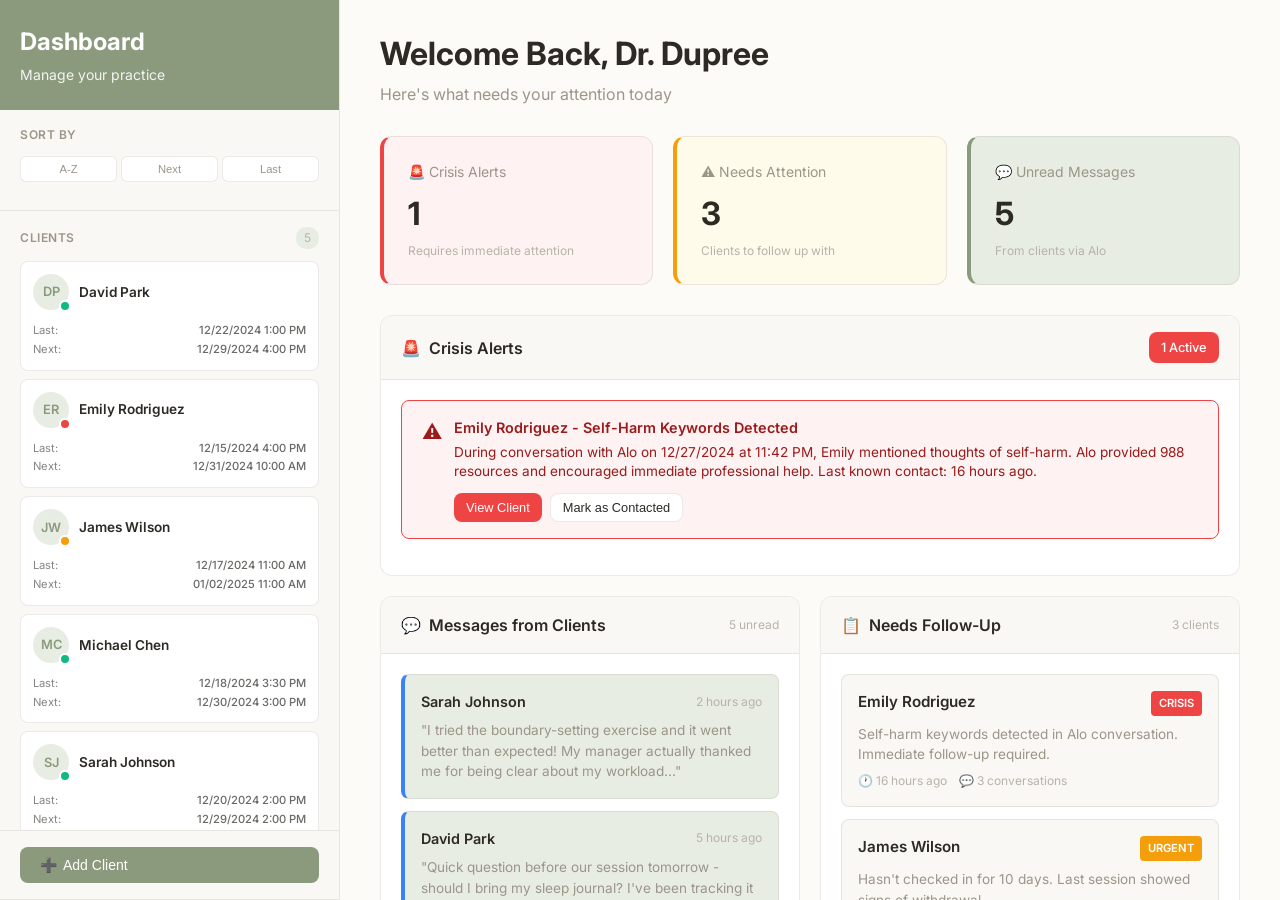
<file: versions/dashboard_20251229.html>
<!DOCTYPE html>
<html lang="en">
<head>
  <meta charset="UTF-8">
  <meta name="viewport" content="width=device-width, initial-scale=1.0">
  <title>Alo Therapist Dashboard - Enhanced</title>
  <link rel="preconnect" href="https://fonts.googleapis.com">
  <link rel="preconnect" href="https://fonts.gstatic.com" crossorigin>
  <link href="https://fonts.googleapis.com/css2?family=Inter:wght@400;500;600;700&display=swap" rel="stylesheet">
  
  <style>
    /* ============================================================ */
    /* CSS CUSTOM PROPERTIES - Design System                       */
    /* ============================================================ */
    :root {
      --cream: #FDFBF7;
      --warm-white: #FAF8F5;
      --stone: #9C9589;
      --charcoal: #2D2A26;
      --sage: #8B9A7D;
      --sage-light: #E8EDE4;
      --border: rgba(156, 149, 137, 0.2);
      --success: #10b981;
      --warning: #f59e0b;
      --danger: #ef4444;
      --info: #3b82f6;
      --text: var(--charcoal);
      --text-light: var(--stone);
      --text-muted: #B8B3A9;
      --bg: var(--cream);
      --white: #FFFFFF;
    }
    
    /* ============================================================ */
    /* GLOBAL RESET & BASE STYLES                                  */
    /* ============================================================ */
    * {
      margin: 0;
      padding: 0;
      box-sizing: border-box;
    }
    
    body {
      font-family: 'Inter', -apple-system, BlinkMacSystemFont, 'Segoe UI', sans-serif;
      background: var(--bg);
      color: var(--text);
      line-height: 1.5;
      overflow: hidden;
    }
    
    /* ============================================================ */
    /* MAIN LAYOUT - Two-pane grid                                 */
    /* ============================================================ */
    .layout {
      display: grid;
      grid-template-columns: 340px 1fr;
      height: 100vh;
      background: var(--bg);
    }
    
    /* ============================================================ */
    /* SIDEBAR - Left pane                                         */
    /* ============================================================ */
    .sidebar {
      background: var(--warm-white);
      border-right: 1px solid var(--border);
      overflow-y: auto;
      display: flex;
      flex-direction: column;
    }
    
    .sidebar-header {
      padding: 24px 20px;
      border-bottom: 1px solid var(--border);
      background: var(--sage);
      color: white;
    }
    
    .sidebar-header h1 {
      font-size: 1.5rem;
      font-weight: 700;
      margin-bottom: 4px;
    }
    
    .sidebar-header p {
      font-size: 0.875rem;
      opacity: 0.9;
    }
    
    .sidebar-section {
      padding: 16px 20px;
      border-bottom: 1px solid var(--border);
    }
    
    .sidebar-section-header {
      display: flex;
      justify-content: space-between;
      align-items: center;
      margin-bottom: 12px;
    }
    
    .sidebar-section-title {
      font-size: 0.75rem;
      font-weight: 600;
      text-transform: uppercase;
      letter-spacing: 0.5px;
      color: var(--text-light);
    }
    
    .client-count {
      font-size: 0.75rem;
      color: var(--text-muted);
      background: var(--sage-light);
      padding: 2px 8px;
      border-radius: 10px;
    }
    
    /* Sort controls */
    .sort-controls {
      display: flex;
      gap: 4px;
      margin-bottom: 12px;
    }
    
    .sort-btn {
      flex: 1;
      padding: 6px 8px;
      border: 1px solid var(--border);
      background: white;
      border-radius: 6px;
      font-size: 0.7rem;
      font-weight: 500;
      color: var(--text-light);
      cursor: pointer;
      transition: all 0.2s;
    }
    
    .sort-btn:hover {
      background: var(--sage-light);
    }
    
    .sort-btn.active {
      background: var(--sage);
      color: white;
      border-color: var(--sage);
    }
    
    /* ============================================================ */
    /* CLIENT LIST ITEMS                                           */
    /* ============================================================ */
    .client-list {
      display: flex;
      flex-direction: column;
      gap: 8px;
    }
    
    .client-item {
      display: flex;
      flex-direction: column;
      gap: 8px;
      padding: 12px;
      border-radius: 8px;
      cursor: pointer;
      transition: all 0.2s;
      background: white;
      border: 1px solid var(--border);
      position: relative;
    }
    
    .client-item:hover {
      background: var(--sage-light);
      border-color: var(--sage);
    }
    
    .client-item.active {
      background: var(--sage);
      color: white;
      border-color: var(--sage);
    }
    
    .client-item-header {
      display: flex;
      align-items: center;
      gap: 10px;
    }
    
    .client-avatar {
      width: 36px;
      height: 36px;
      background: var(--sage-light);
      border-radius: 50%;
      display: flex;
      align-items: center;
      justify-content: center;
      font-weight: 600;
      font-size: 0.8rem;
      color: var(--sage);
      flex-shrink: 0;
      position: relative;
    }
    
    .client-item.active .client-avatar {
      background: rgba(255, 255, 255, 0.2);
      color: white;
    }
    
    /* Status badges on avatars */
    .status-badge {
      position: absolute;
      bottom: -2px;
      right: -2px;
      width: 12px;
      height: 12px;
      border-radius: 50%;
      border: 2px solid white;
    }
    
    .client-item.active .status-badge {
      border-color: var(--sage);
    }
    
    .status-badge.crisis {
      background: var(--danger);
      animation: pulse 2s infinite;
    }
    
    .status-badge.needs-attention {
      background: var(--warning);
    }
    
    .status-badge.active-status {
      background: var(--success);
    }
    
    @keyframes pulse {
      0%, 100% { 
        transform: scale(1); 
        box-shadow: 0 0 0 0 rgba(239, 68, 68, 0.4); 
      }
      50% { 
        transform: scale(1.1); 
        box-shadow: 0 0 0 4px rgba(239, 68, 68, 0); 
      }
    }
    
    .client-info {
      flex: 1;
      min-width: 0;
    }
    
    .client-name {
      font-weight: 600;
      font-size: 0.85rem;
      white-space: nowrap;
      overflow: hidden;
      text-overflow: ellipsis;
    }
    
    .client-meta {
      font-size: 0.7rem;
      opacity: 0.7;
      display: flex;
      flex-direction: column;
      gap: 2px;
      margin-top: 4px;
    }
    
    .client-meta-row {
      display: flex;
      justify-content: space-between;
      gap: 8px;
    }
    
    .meta-label {
      color: inherit;
      opacity: 0.8;
    }
    
    .meta-value {
      font-weight: 500;
    }
    
    /* ============================================================ */
    /* MAIN CONTENT AREA - Right pane                              */
    /* ============================================================ */
    .main {
      padding: 30px 40px;
      overflow-y: auto;
      background: var(--bg);
    }
    
    .view {
      display: none;
    }
    
    .view.active {
      display: block;
    }
    
    /* ============================================================ */
    /* PAGE HEADER                                                 */
    /* ============================================================ */
    .page-header {
      margin-bottom: 30px;
      display: flex;
      justify-content: space-between;
      align-items: flex-start;
    }
    
    .page-title {
      font-size: 2rem;
      font-weight: 700;
      color: var(--charcoal);
      margin-bottom: 4px;
    }
    
    .page-subtitle {
      font-size: 1rem;
      color: var(--text-light);
    }
    
    /* ============================================================ */
    /* STATS GRID                                                  */
    /* ============================================================ */
    .stats-grid {
      display: grid;
      grid-template-columns: repeat(auto-fit, minmax(240px, 1fr));
      gap: 20px;
      margin-bottom: 30px;
    }
    
    .stat-card {
      background: white;
      border: 1px solid var(--border);
      border-radius: 12px;
      padding: 24px;
      transition: all 0.2s;
    }
    
    .stat-card:hover {
      box-shadow: 0 4px 12px rgba(0,0,0,0.08);
    }
    
    .stat-card.crisis {
      border-left: 4px solid var(--danger);
      background: #fef2f2;
    }
    
    .stat-card.warning {
      border-left: 4px solid var(--warning);
      background: #fffbeb;
    }
    
    .stat-card.info {
      border-left: 4px solid var(--sage);
      background: var(--sage-light);
    }
    
    .stat-label {
      font-size: 0.875rem;
      color: var(--text-light);
      margin-bottom: 8px;
    }
    
    .stat-value {
      font-size: 2rem;
      font-weight: 700;
      color: var(--charcoal);
      margin-bottom: 4px;
    }
    
    .stat-change {
      font-size: 0.75rem;
      color: var(--text-muted);
    }
    
    /* ============================================================ */
    /* TABS SYSTEM                                                 */
    /* ============================================================ */
    .tabs {
      display: flex;
      gap: 4px;
      background: white;
      border: 1px solid var(--border);
      border-radius: 12px;
      padding: 6px;
      margin-bottom: 24px;
    }
    
    .tab {
      flex: 1;
      padding: 10px 16px;
      border: none;
      background: none;
      border-radius: 8px;
      font-size: 0.875rem;
      font-weight: 500;
      color: var(--text-light);
      cursor: pointer;
      transition: all 0.2s;
    }
    
    .tab:hover {
      background: var(--sage-light);
      color: var(--charcoal);
    }
    
    .tab.active {
      background: var(--sage);
      color: white;
    }
    
    /* ============================================================ */
    /* TAB CONTENT                                                 */
    /* ============================================================ */
    .tab-content {
      display: none;
    }
    
    .tab-content.active {
      display: block;
    }
    
    /* ============================================================ */
    /* CARD COMPONENT                                              */
    /* ============================================================ */
    .card {
      background: white;
      border: 1px solid var(--border);
      border-radius: 12px;
      margin-bottom: 20px;
      overflow: hidden;
    }
    
    .card-header {
      padding: 16px 20px;
      border-bottom: 1px solid var(--border);
      background: var(--warm-white);
      display: flex;
      justify-content: space-between;
      align-items: center;
    }
    
    .card-title {
      font-weight: 600;
      font-size: 1rem;
      color: var(--charcoal);
      display: flex;
      align-items: center;
      gap: 8px;
    }
    
    .card-body {
      padding: 20px;
    }
    
    /* ============================================================ */
    /* ALERT COMPONENT                                             */
    /* ============================================================ */
    .alert {
      padding: 16px 20px;
      border-radius: 8px;
      margin-bottom: 16px;
      display: flex;
      align-items: flex-start;
      gap: 12px;
      border: 1px solid;
    }
    
    .alert-icon {
      font-size: 1.25rem;
      flex-shrink: 0;
    }
    
    .alert-content {
      flex: 1;
    }
    
    .alert-title {
      font-weight: 600;
      margin-bottom: 4px;
      font-size: 0.9rem;
    }
    
    .alert-text {
      font-size: 0.85rem;
      line-height: 1.4;
    }
    
    .alert.crisis {
      background: #fef2f2;
      border-color: var(--danger);
      color: #991b1b;
    }
    
    .alert.warning {
      background: #fffbeb;
      border-color: var(--warning);
      color: #92400e;
    }
    
    .alert.info {
      background: var(--sage-light);
      border-color: var(--sage);
      color: #1e3a1a;
    }
    
    /* ============================================================ */
    /* BUTTONS                                                     */
    /* ============================================================ */
    .btn {
      padding: 10px 20px;
      border: none;
      border-radius: 8px;
      font-size: 0.875rem;
      font-weight: 500;
      cursor: pointer;
      transition: all 0.2s;
      display: inline-flex;
      align-items: center;
      gap: 6px;
    }
    
    .btn-primary {
      background: var(--sage);
      color: white;
    }
    
    .btn-primary:hover {
      background: #7a8a6d;
    }
    
    .btn-secondary {
      background: white;
      color: var(--charcoal);
      border: 1px solid var(--border);
    }
    
    .btn-secondary:hover {
      background: var(--sage-light);
    }
    
    .btn-danger {
      background: var(--danger);
      color: white;
    }
    
    .btn-danger:hover {
      background: #dc2626;
    }
    
    .btn-sm {
      padding: 6px 12px;
      font-size: 0.8rem;
    }
    
    /* ============================================================ */
    /* LIST ITEMS                                                  */
    /* ============================================================ */
    .item-list {
      display: flex;
      flex-direction: column;
      gap: 12px;
    }
    
    .list-item {
      padding: 16px;
      background: var(--warm-white);
      border: 1px solid var(--border);
      border-radius: 8px;
      transition: all 0.2s;
      cursor: pointer;
    }
    
    .list-item:hover {
      border-color: var(--sage);
      box-shadow: 0 2px 8px rgba(0,0,0,0.05);
    }
    
    .list-item-header {
      display: flex;
      justify-content: space-between;
      align-items: flex-start;
      margin-bottom: 8px;
    }
    
    .list-item-title {
      font-weight: 600;
      color: var(--charcoal);
      font-size: 0.95rem;
    }
    
    .list-item-badge {
      padding: 4px 8px;
      border-radius: 4px;
      font-size: 0.7rem;
      font-weight: 600;
      text-transform: uppercase;
    }
    
    .list-item-badge.crisis {
      background: var(--danger);
      color: white;
    }
    
    .list-item-badge.urgent {
      background: var(--warning);
      color: white;
    }
    
    .list-item-badge.new {
      background: var(--info);
      color: white;
    }
    
    .list-item-text {
      font-size: 0.85rem;
      color: var(--text-light);
      line-height: 1.5;
      margin-bottom: 8px;
    }
    
    .list-item-meta {
      font-size: 0.75rem;
      color: var(--text-muted);
      display: flex;
      gap: 12px;
      flex-wrap: wrap;
    }
    
    .meta-item {
      display: flex;
      align-items: center;
      gap: 4px;
    }
    
    /* ============================================================ */
    /* MESSAGE COMPONENT                                           */
    /* ============================================================ */
    .message-item {
      padding: 16px;
      background: white;
      border: 1px solid var(--border);
      border-left: 4px solid var(--sage);
      border-radius: 8px;
      margin-bottom: 12px;
      transition: all 0.2s;
      cursor: pointer;
    }
    
    .message-item:hover {
      box-shadow: 0 2px 8px rgba(0,0,0,0.08);
    }
    
    .message-item.unread {
      background: var(--sage-light);
      border-left-color: var(--info);
    }
    
    .message-header {
      display: flex;
      justify-content: space-between;
      align-items: center;
      margin-bottom: 8px;
    }
    
    .message-from {
      font-weight: 600;
      color: var(--charcoal);
      font-size: 0.9rem;
    }
    
    .message-time {
      font-size: 0.75rem;
      color: var(--text-muted);
    }
    
    .message-preview {
      font-size: 0.85rem;
      color: var(--text-light);
      line-height: 1.5;
    }
    
    /* Full message view */
    .message-full {
      background: var(--warm-white);
      border: 1px solid var(--border);
      border-radius: 8px;
      padding: 20px;
      margin-bottom: 16px;
    }
    
    .message-full-header {
      display: flex;
      justify-content: space-between;
      align-items: flex-start;
      margin-bottom: 16px;
      padding-bottom: 12px;
      border-bottom: 1px solid var(--border);
    }
    
    .message-full-body {
      font-size: 0.95rem;
      line-height: 1.6;
      color: var(--charcoal);
    }
    
    /* ============================================================ */
    /* EMPTY STATES                                                */
    /* ============================================================ */
    .empty-state {
      text-align: center;
      padding: 60px 20px;
      color: var(--text-light);
    }
    
    .empty-state-icon {
      font-size: 3rem;
      margin-bottom: 16px;
      opacity: 0.3;
    }
    
    .empty-state-title {
      font-size: 1.25rem;
      font-weight: 600;
      margin-bottom: 8px;
      color: var(--charcoal);
    }
    
    .empty-state-text {
      font-size: 0.875rem;
      color: var(--text-light);
    }
    
    /* ============================================================ */
    /* INFO BOX                                                    */
    /* ============================================================ */
    .info-box {
      background: var(--sage-light);
      border-left: 4px solid var(--sage);
      padding: 16px;
      border-radius: 4px;
      margin-bottom: 16px;
    }
    
    .info-box-title {
      font-weight: 600;
      margin-bottom: 8px;
      color: var(--charcoal);
      font-size: 0.875rem;
    }
    
    .info-box-text {
      font-size: 0.8rem;
      color: var(--text-light);
      line-height: 1.5;
    }
    
    /* ============================================================ */
    /* GRID LAYOUTS                                                */
    /* ============================================================ */
    .two-column-grid {
      display: grid;
      grid-template-columns: 1fr 1fr;
      gap: 20px;
      margin-bottom: 20px;
    }
    
    @media (max-width: 1200px) {
      .two-column-grid {
        grid-template-columns: 1fr;
      }
    }
    
    /* ============================================================ */
    /* RESPONSIVE                                                  */
    /* ============================================================ */
    @media (max-width: 768px) {
      .layout {
        grid-template-columns: 1fr;
      }
      
      .sidebar {
        display: none;
      }
      
      .stats-grid {
        grid-template-columns: 1fr;
      }
    }
  </style>
</head>
<body>
  
  <!-- ============================================================ -->
  <!-- MAIN LAYOUT                                                 -->
  <!-- ============================================================ -->
  <div class="layout">
    
    <!-- ============================================================ -->
    <!-- SIDEBAR                                                     -->
    <!-- ============================================================ -->
    <div class="sidebar">
      <div class="sidebar-header">
        <h1>Dashboard</h1>
        <p>Manage your practice</p>
      </div>
      
      <div class="sidebar-section">
        <div class="sidebar-section-header">
          <div class="sidebar-section-title">Sort By</div>
        </div>
        <div class="sort-controls">
          <button class="sort-btn active" onclick="sortClients('az', event)">A-Z</button>
          <button class="sort-btn" onclick="sortClients('next', event)">Next</button>
          <button class="sort-btn" onclick="sortClients('last', event)">Last</button>
        </div>
      </div>
      
      <div class="sidebar-section" style="flex: 1; overflow-y: auto;">
        <div class="sidebar-section-header">
          <div class="sidebar-section-title">Clients</div>
          <div class="client-count" id="clientCount">0</div>
        </div>
        <div class="client-list" id="clientList">
          <!-- Client items will be inserted here by JavaScript -->
        </div>
      </div>
      
      <div class="sidebar-section">
        <button class="btn btn-primary" style="width: 100%;" onclick="addNewClient()">
          <span>➕</span>
          <span>Add Client</span>
        </button>
      </div>
    </div>
    
    <!-- ============================================================ -->
    <!-- MAIN CONTENT AREA                                           -->
    <!-- ============================================================ -->
    <div class="main">
      
      <!-- ============================================================ -->
      <!-- HOME VIEW                                                   -->
      <!-- ============================================================ -->
      <div id="homeView" class="view active">
        
        <!-- Page Header -->
        <div class="page-header">
          <div>
            <h1 class="page-title">Welcome Back, Dr. Dupree</h1>
            <p class="page-subtitle">Here's what needs your attention today</p>
          </div>
        </div>
        
        <!-- Stats Overview -->
        <div class="stats-grid">
          <div class="stat-card crisis">
            <div class="stat-label">🚨 Crisis Alerts</div>
            <div class="stat-value">1</div>
            <div class="stat-change">Requires immediate attention</div>
          </div>
          
          <div class="stat-card warning">
            <div class="stat-label">⚠️ Needs Attention</div>
            <div class="stat-value">3</div>
            <div class="stat-change">Clients to follow up with</div>
          </div>
          
          <div class="stat-card info">
            <div class="stat-label">💬 Unread Messages</div>
            <div class="stat-value">5</div>
            <div class="stat-change">From clients via Alo</div>
          </div>
        </div>
        
        <!-- Crisis Alerts Section -->
        <div class="card">
          <div class="card-header">
            <span class="card-title">
              <span>🚨</span>
              <span>Crisis Alerts</span>
            </span>
            <span class="btn btn-sm btn-danger" style="pointer-events: none;">1 Active</span>
          </div>
          <div class="card-body">
            <div class="alert crisis">
              <div class="alert-icon">⚠️</div>
              <div class="alert-content">
                <div class="alert-title">Emily Rodriguez - Self-Harm Keywords Detected</div>
                <div class="alert-text">
                  During conversation with Alo on 12/27/2024 at 11:42 PM, Emily mentioned thoughts of self-harm. 
                  Alo provided 988 resources and encouraged immediate professional help. 
                  Last known contact: 16 hours ago.
                </div>
                <div style="margin-top: 12px; display: flex; gap: 8px;">
                  <button class="btn btn-danger btn-sm" onclick="selectClient('client-3')">View Client</button>
                  <button class="btn btn-secondary btn-sm" onclick="alert('Crisis marked as contacted')">Mark as Contacted</button>
                </div>
              </div>
            </div>
          </div>
        </div>
        
        <!-- Two Column Layout for Messages & Triage -->
        <div class="two-column-grid">
          
          <!-- Client Messages -->
          <div class="card">
            <div class="card-header">
              <span class="card-title">
                <span>💬</span>
                <span>Messages from Clients</span>
              </span>
              <span style="font-size: 0.75rem; color: var(--text-muted);">5 unread</span>
            </div>
            <div class="card-body">
              <div class="message-item unread" onclick="viewClientMessages('client-1')">
                <div class="message-header">
                  <div class="message-from">Sarah Johnson</div>
                  <div class="message-time">2 hours ago</div>
                </div>
                <div class="message-preview">
                  "I tried the boundary-setting exercise and it went better than expected! 
                  My manager actually thanked me for being clear about my workload..."
                </div>
              </div>
              
              <div class="message-item unread" onclick="viewClientMessages('client-4')">
                <div class="message-header">
                  <div class="message-from">David Park</div>
                  <div class="message-time">5 hours ago</div>
                </div>
                <div class="message-preview">
                  "Quick question before our session tomorrow - should I bring my sleep journal? 
                  I've been tracking it like you suggested..."
                </div>
              </div>
              
              <div class="message-item" onclick="viewClientMessages('client-2')">
                <div class="message-header">
                  <div class="message-from">Michael Chen</div>
                  <div class="message-time">1 day ago</div>
                </div>
                <div class="message-preview">
                  "Thank you for the resources about grief processing. Talking to Alo has been 
                  helpful during the late nights when everything feels overwhelming..."
                </div>
              </div>
            </div>
          </div>
          
          <!-- Clients Needing Attention -->
          <div class="card">
            <div class="card-header">
              <span class="card-title">
                <span>📋</span>
                <span>Needs Follow-Up</span>
              </span>
              <span style="font-size: 0.75rem; color: var(--text-muted);">3 clients</span>
            </div>
            <div class="card-body">
              <div class="item-list">
                <div class="list-item" onclick="selectClient('client-3')">
                  <div class="list-item-header">
                    <div class="list-item-title">Emily Rodriguez</div>
                    <div class="list-item-badge crisis">Crisis</div>
                  </div>
                  <div class="list-item-text">
                    Self-harm keywords detected in Alo conversation. Immediate follow-up required.
                  </div>
                  <div class="list-item-meta">
                    <span class="meta-item">🕐 16 hours ago</span>
                    <span class="meta-item">💬 3 conversations</span>
                  </div>
                </div>
                
                <div class="list-item" onclick="selectClient('client-5')">
                  <div class="list-item-header">
                    <div class="list-item-title">James Wilson</div>
                    <div class="list-item-badge urgent">Urgent</div>
                  </div>
                  <div class="list-item-text">
                    Hasn't checked in for 10 days. Last session showed signs of withdrawal.
                  </div>
                  <div class="list-item-meta">
                    <span class="meta-item">📅 Last session: 12/17</span>
                    <span class="meta-item">💬 0 Alo conversations</span>
                  </div>
                </div>
                
                <div class="list-item" onclick="selectClient('client-1')">
                  <div class="list-item-header">
                    <div class="list-item-title">Sarah Johnson</div>
                    <div class="list-item-badge new">Update</div>
                  </div>
                  <div class="list-item-text">
                    Reported positive progress with boundary-setting homework. Ready to discuss next steps.
                  </div>
                  <div class="list-item-meta">
                    <span class="meta-item">✅ Homework completed</span>
                    <span class="meta-item">📅 Session tomorrow</span>
                  </div>
                </div>
              </div>
            </div>
          </div>
          
        </div>
        
        <!-- Recent Alo Activity -->
        <div class="card">
          <div class="card-header">
            <span class="card-title">
              <span>🤖</span>
              <span>Recent Alo Activity</span>
            </span>
          </div>
          <div class="card-body">
            <div class="item-list">
              <div class="list-item" onclick="selectClient('client-1')">
                <div class="list-item-header">
                  <div class="list-item-title">Sarah Johnson - Work Stress Discussion</div>
                  <div class="list-item-badge new">2h ago</div>
                </div>
                <div class="list-item-text">
                  8-minute conversation about managing expectations with manager. 
                  Alo used LISTEN → EXPLORE → OFFER flow. Client reported feeling clearer afterward.
                </div>
                <div class="list-item-meta">
                  <span class="meta-item">😊 Emotional load: Moderate</span>
                  <span class="meta-item">💡 4 options offered</span>
                </div>
              </div>
              
              <div class="list-item" onclick="selectClient('client-2')">
                <div class="list-item-header">
                  <div class="list-item-title">Michael Chen - Grief Processing</div>
                  <div class="list-item-badge new">5h ago</div>
                </div>
                <div class="list-item-text">
                  12-minute late-night conversation about loss and overwhelm. 
                  Alo used WITNESS → HOLD flow, focusing on presence rather than problem-solving.
                </div>
                <div class="list-item-meta">
                  <span class="meta-item">😢 Emotional load: High</span>
                  <span class="meta-item">🕐 11:47 PM</span>
                </div>
              </div>
            </div>
          </div>
        </div>
        
      </div>
      
      <!-- ============================================================ -->
      <!-- CLIENT DETAIL VIEW                                          -->
      <!-- ============================================================ -->
      <div id="clientView" class="view">
        <div class="page-header">
          <div>
            <h1 class="page-title" id="clientDetailName">Client Name</h1>
            <p class="page-subtitle" id="clientDetailMeta">Client Code: ABC-001</p>
          </div>
          <button class="btn btn-secondary" onclick="showHomeView()">
            ← Back to Home
          </button>
        </div>
        
        <!-- Tab Navigation -->
        <div class="tabs">
          <button class="tab active" onclick="switchTab('prep', event)">Session Prep</button>
          <button class="tab" onclick="switchTab('notes', event)">Session Notes</button>
          <button class="tab" onclick="switchTab('homework', event)">Homework</button>
          <button class="tab" onclick="switchTab('messages', event)">Messages</button>
          <button class="tab" onclick="switchTab('activity', event)">Alo Activity</button>
        </div>
        
        <!-- Tab: Session Prep -->
        <div class="tab-content active" id="tab-prep">
          <div class="card">
            <div class="card-header">
              <span class="card-title">Since Last Session</span>
            </div>
            <div class="card-body" id="prepContent">
              <!-- Dynamic content -->
            </div>
          </div>
          
          <div class="card">
            <div class="card-header">
              <span class="card-title">Open Items</span>
            </div>
            <div class="card-body" id="openItemsContent">
              <!-- Dynamic content -->
            </div>
          </div>
        </div>
        
        <!-- Tab: Session Notes -->
        <div class="tab-content" id="tab-notes">
          <div class="card">
            <div class="card-header">
              <span class="card-title">Session Notes</span>
              <button class="btn btn-sm btn-primary" onclick="addSessionNote()">+ New Note</button>
            </div>
            <div class="card-body" id="notesContent">
              <!-- Dynamic content -->
            </div>
          </div>
        </div>
        
        <!-- Tab: Homework -->
        <div class="tab-content" id="tab-homework">
          <div class="card">
            <div class="card-header">
              <span class="card-title">Assigned Homework</span>
              <button class="btn btn-sm btn-primary" onclick="assignHomework()">+ Assign</button>
            </div>
            <div class="card-body" id="homeworkContent">
              <!-- Dynamic content -->
            </div>
          </div>
        </div>
        
        <!-- Tab: Messages -->
        <div class="tab-content" id="tab-messages">
          <div class="card">
            <div class="card-header">
              <span class="card-title">Messages from Client</span>
            </div>
            <div class="card-body" id="messagesContent">
              <!-- Dynamic content -->
            </div>
          </div>
        </div>
        
        <!-- Tab: Alo Activity -->
        <div class="tab-content" id="tab-activity">
          <div class="card">
            <div class="card-header">
              <span class="card-title">Recent Conversations with Alo</span>
            </div>
            <div class="card-body" id="activityContent">
              <!-- Dynamic content -->
            </div>
          </div>
        </div>
      </div>
      
    </div>
  </div>
  
  <!-- ============================================================ -->
  <!-- JAVASCRIPT                                                  -->
  <!-- ============================================================ -->
  <script>
    // ============================================================
    // DATA - Mock client data with full details
    // ============================================================
    
    const MOCK_CLIENTS = [
      {
        id: 'client-1',
        name: 'Sarah Johnson',
        initials: 'SJ',
        clientCode: 'SARAH-001',
        lastSession: '12/20/2024 2:00 PM',
        lastSessionDate: new Date('2024-12-20T14:00:00'),
        nextSession: '12/29/2024 2:00 PM',
        nextSessionDate: new Date('2024-12-29T14:00:00'),
        status: 'active-status',
        needsAttention: true,
        messages: [
          {
            id: 'msg-1',
            text: "I tried the boundary-setting exercise and it went better than expected! My manager actually thanked me for being clear about my workload. I told her I couldn't take on the new project right now, and instead of being upset, she said she appreciated my honesty. I feel like I'm finally learning to advocate for myself.",
            time: '2 hours ago',
            timestamp: new Date(Date.now() - 2 * 60 * 60 * 1000),
            unread: true
          }
        ],
        homework: [
          {
            title: 'Boundary-Setting Practice',
            description: 'Practice saying "no" to one small request this week',
            assigned: '12/20/2024',
            status: 'Completed',
            notes: 'Client successfully set boundary with manager about new project'
          },
          {
            title: 'Thought Journal',
            description: 'Track automatic negative thoughts when feeling overwhelmed',
            assigned: '12/13/2024',
            status: 'In Progress',
            notes: null
          }
        ],
        notes: [
          {
            date: '12/20/2024',
            content: 'Discussed work stress and boundary-setting. Client showed insight into patterns of over-commitment. Assigned homework on assertive communication. Client expressed motivation to try new approach with manager.'
          },
          {
            date: '12/13/2024',
            content: 'Explored relationship with parents and how it relates to perfectionism at work. Client processing childhood experiences of feeling need to please others to be valued.'
          }
        ],
        alocActivity: [
          {
            date: '2 hours ago',
            title: 'Work Stress Discussion',
            duration: '8 minutes',
            emotionalLoad: 'Moderate',
            intentionFlow: 'LISTEN → EXPLORE → OFFER',
            summary: 'Discussed managing expectations with manager. Client reported feeling clearer afterward.'
          }
        ],
        prepSummary: {
          conversationCount: 2,
          topics: ['work stress', 'boundary-setting'],
          emotionalLoad: 'Moderate',
          homeworkStatus: 'Completed boundary-setting exercise with positive results'
        }
      },
      {
        id: 'client-2',
        name: 'Michael Chen',
        initials: 'MC',
        clientCode: 'MICHAEL-002',
        lastSession: '12/18/2024 3:30 PM',
        lastSessionDate: new Date('2024-12-18T15:30:00'),
        nextSession: '12/30/2024 3:00 PM',
        nextSessionDate: new Date('2024-12-30T15:00:00'),
        status: 'active-status',
        needsAttention: false,
        messages: [
          {
            id: 'msg-2',
            text: "Thank you for the resources about grief processing. Talking to Alo has been helpful during the late nights when everything feels overwhelming. It doesn't fix anything, but it helps me feel less alone in the dark hours.",
            time: '1 day ago',
            timestamp: new Date(Date.now() - 24 * 60 * 60 * 1000),
            unread: false
          }
        ],
        homework: [
          {
            title: 'Grief Journal',
            description: 'Write about memories and feelings when they arise',
            assigned: '12/18/2024',
            status: 'In Progress',
            notes: 'Client using Alo for late-night support'
          }
        ],
        notes: [
          {
            date: '12/18/2024',
            content: 'Continued grief work following loss of father. Client experiencing waves of emotion, particularly at night. Discussed healthy coping mechanisms. Encouraged use of Alo for between-session support.'
          }
        ],
        alocActivity: [
          {
            date: '5 hours ago',
            title: 'Grief Processing',
            duration: '12 minutes',
            emotionalLoad: 'High',
            intentionFlow: 'WITNESS → HOLD',
            summary: 'Late-night conversation about loss and overwhelm. Alo provided presence without problem-solving.'
          }
        ],
        prepSummary: {
          conversationCount: 4,
          topics: ['grief', 'loss', 'overwhelm'],
          emotionalLoad: 'High',
          homeworkStatus: 'Actively journaling, high Alo usage during nights'
        }
      },
      {
        id: 'client-3',
        name: 'Emily Rodriguez',
        initials: 'ER',
        clientCode: 'EMILY-003',
        lastSession: '12/15/2024 4:00 PM',
        lastSessionDate: new Date('2024-12-15T16:00:00'),
        nextSession: '12/31/2024 10:00 AM',
        nextSessionDate: new Date('2024-12-31T10:00:00'),
        status: 'crisis',
        needsAttention: true,
        messages: [],
        homework: [],
        notes: [
          {
            date: '12/15/2024',
            content: 'Session focused on depression symptoms and coping strategies. Client reported increased isolation and negative thoughts. Safety plan reviewed. Scheduled follow-up for next week.'
          }
        ],
        alocActivity: [
          {
            date: '16 hours ago',
            title: 'Crisis Intervention',
            duration: '5 minutes',
            emotionalLoad: 'Crisis',
            intentionFlow: 'CRISIS',
            summary: 'Self-harm keywords detected. Alo provided 988 resources and encouraged immediate professional contact.'
          }
        ],
        prepSummary: {
          conversationCount: 3,
          topics: ['depression', 'self-harm thoughts'],
          emotionalLoad: 'Crisis',
          homeworkStatus: 'CRISIS ALERT - Immediate follow-up required'
        }
      },
      {
        id: 'client-4',
        name: 'David Park',
        initials: 'DP',
        clientCode: 'DAVID-004',
        lastSession: '12/22/2024 1:00 PM',
        lastSessionDate: new Date('2024-12-22T13:00:00'),
        nextSession: '12/29/2024 4:00 PM',
        nextSessionDate: new Date('2024-12-29T16:00:00'),
        status: 'active-status',
        needsAttention: false,
        messages: [
          {
            id: 'msg-3',
            text: "Quick question before our session tomorrow - should I bring my sleep journal? I've been tracking it like you suggested and I have about 10 days of data now. Some interesting patterns are emerging.",
            time: '5 hours ago',
            timestamp: new Date(Date.now() - 5 * 60 * 60 * 1000),
            unread: true
          }
        ],
        homework: [
          {
            title: 'Sleep Hygiene Tracking',
            description: 'Track bedtime, wake time, and sleep quality for 7 days',
            assigned: '12/22/2024',
            status: 'In Progress',
            notes: 'Client tracking consistently, 10 days of data collected'
          }
        ],
        notes: [
          {
            date: '12/22/2024',
            content: 'Discussed sleep issues and impact on mood. Client willing to try sleep hygiene improvements. Assigned tracking homework. Follow-up scheduled to review patterns.'
          }
        ],
        alocActivity: [
          {
            date: 'Yesterday',
            title: 'Sleep Hygiene Check-In',
            duration: '4 minutes',
            emotionalLoad: 'Low',
            intentionFlow: 'LISTEN → EXPLORE',
            summary: 'Asked logistical question about bringing journal to session.'
          }
        ],
        prepSummary: {
          conversationCount: 1,
          topics: ['sleep hygiene', 'homework question'],
          emotionalLoad: 'Low',
          homeworkStatus: '10 days of sleep tracking completed - ready to review'
        }
      },
      {
        id: 'client-5',
        name: 'James Wilson',
        initials: 'JW',
        clientCode: 'JAMES-005',
        lastSession: '12/17/2024 11:00 AM',
        lastSessionDate: new Date('2024-12-17T11:00:00'),
        nextSession: '01/02/2025 11:00 AM',
        nextSessionDate: new Date('2025-01-02T11:00:00'),
        status: 'needs-attention',
        needsAttention: true,
        messages: [],
        homework: [],
        notes: [
          {
            date: '12/17/2024',
            content: 'Client showed signs of withdrawal and reduced engagement. Discussed recent stressors but client minimized concerns. Scheduled follow-up. Will monitor for continued isolation.'
          }
        ],
        alocActivity: [],
        prepSummary: {
          conversationCount: 0,
          topics: [],
          emotionalLoad: 'Unknown',
          homeworkStatus: 'No Alo activity in 10 days - consider outreach'
        }
      }
    ];
    
    // ============================================================
    // APPLICATION STATE
    // ============================================================
    
    let APP_STATE = {
      currentClient: null,
      currentTab: 'prep',
      currentSort: 'az',
      clients: MOCK_CLIENTS
    };
    
    // ============================================================
    // INITIALIZATION
    // ============================================================
    
    document.addEventListener('DOMContentLoaded', function() {
      sortClients('az');
    });
    
    // ============================================================
    // SORTING FUNCTIONS
    // ============================================================
    
    function sortClients(sortType, event) {
      APP_STATE.currentSort = sortType;
      
      // Update button states
      document.querySelectorAll('.sort-btn').forEach(btn => {
        btn.classList.remove('active');
      });
      
      // If event is passed, use it; otherwise find the button by sort type
      if (event && event.target) {
        event.target.classList.add('active');
      } else {
        // Find button by data attribute or content
        const buttons = document.querySelectorAll('.sort-btn');
        buttons.forEach(btn => {
          if (btn.textContent.toLowerCase().includes(sortType)) {
            btn.classList.add('active');
          }
        });
      }
      
      // Sort clients
      let sorted = [...APP_STATE.clients];
      
      if (sortType === 'az') {
        sorted.sort((a, b) => a.name.localeCompare(b.name));
      } else if (sortType === 'next') {
        sorted.sort((a, b) => a.nextSessionDate - b.nextSessionDate);
      } else if (sortType === 'last') {
        sorted.sort((a, b) => b.lastSessionDate - a.lastSessionDate);
      }
      
      APP_STATE.clients = sorted;
      renderClientList();
    }
    
    // ============================================================
    // RENDER FUNCTIONS
    // ============================================================
    
    function renderClientList() {
      const container = document.getElementById('clientList');
      const countEl = document.getElementById('clientCount');
      
      countEl.textContent = APP_STATE.clients.length;
      
      container.innerHTML = APP_STATE.clients.map(client => `
        <div class="client-item ${APP_STATE.currentClient?.id === client.id ? 'active' : ''}" 
             onclick="selectClient('${client.id}')">
          <div class="client-item-header">
            <div class="client-avatar">
              ${client.initials}
              <div class="status-badge ${client.status}"></div>
            </div>
            <div class="client-info">
              <div class="client-name">${client.name}</div>
            </div>
          </div>
          <div class="client-meta">
            <div class="client-meta-row">
              <span class="meta-label">Last:</span>
              <span class="meta-value">${client.lastSession}</span>
            </div>
            <div class="client-meta-row">
              <span class="meta-label">Next:</span>
              <span class="meta-value">${client.nextSession}</span>
            </div>
          </div>
        </div>
      `).join('');
    }
    
    function renderClientDetail(client) {
      // Update header
      document.getElementById('clientDetailName').textContent = client.name;
      document.getElementById('clientDetailMeta').textContent = `Client Code: ${client.clientCode} • Next: ${client.nextSession}`;
      
      // Render Prep Tab
      renderPrepTab(client);
      
      // Render Notes Tab
      renderNotesTab(client);
      
      // Render Homework Tab
      renderHomeworkTab(client);
      
      // Render Messages Tab
      renderMessagesTab(client);
      
      // Render Activity Tab
      renderActivityTab(client);
    }
    
    function renderPrepTab(client) {
      const prepContent = document.getElementById('prepContent');
      const openItemsContent = document.getElementById('openItemsContent');
      
      // Crisis alert if needed
      let crisisAlert = '';
      if (client.status === 'crisis') {
        crisisAlert = `
          <div class="alert crisis">
            <div class="alert-icon">🚨</div>
            <div class="alert-content">
              <div class="alert-title">CRISIS ALERT</div>
              <div class="alert-text">Self-harm keywords detected 16 hours ago. Client mentioned thoughts of self-harm during Alo conversation. 988 resources provided. Immediate follow-up required.</div>
            </div>
          </div>
        `;
      }
      
      prepContent.innerHTML = `
        ${crisisAlert}
        <div class="info-box">
          <div class="info-box-title">📊 Activity Summary</div>
          <div class="info-box-text">
            • ${client.prepSummary.conversationCount} conversations with Alo<br>
            ${client.prepSummary.topics.length > 0 ? `• Primary topics: ${client.prepSummary.topics.join(', ')}<br>` : ''}
            • Emotional load: ${client.prepSummary.emotionalLoad}
          </div>
        </div>
      `;
      
      // Open items
      const openHomework = client.homework.filter(h => h.status !== 'Completed');
      if (openHomework.length > 0) {
        openItemsContent.innerHTML = `
          <div class="item-list">
            ${openHomework.map(hw => `
              <div class="list-item">
                <div class="list-item-title">${hw.title}</div>
                <div class="list-item-text">${hw.description}</div>
                <div class="list-item-meta">
                  <span class="meta-item">Assigned: ${hw.assigned}</span>
                  <span class="meta-item">Status: ${hw.status}</span>
                </div>
              </div>
            `).join('')}
          </div>
        `;
      } else {
        openItemsContent.innerHTML = '<p style="color: var(--text-muted);">No open items</p>';
      }
    }
    
    function renderNotesTab(client) {
      const content = document.getElementById('notesContent');
      
      if (client.notes.length === 0) {
        content.innerHTML = '<p style="color: var(--text-muted);">No session notes yet</p>';
        return;
      }
      
      content.innerHTML = `
        <div class="item-list">
          ${client.notes.map(note => `
            <div class="list-item">
              <div class="list-item-title">Session ${note.date}</div>
              <div class="list-item-text">${note.content}</div>
            </div>
          `).join('')}
        </div>
      `;
    }
    
    function renderHomeworkTab(client) {
      const content = document.getElementById('homeworkContent');
      
      if (client.homework.length === 0) {
        content.innerHTML = '<p style="color: var(--text-muted);">No homework assigned yet</p>';
        return;
      }
      
      content.innerHTML = `
        <div class="item-list">
          ${client.homework.map(hw => `
            <div class="list-item">
              <div class="list-item-header">
                <div class="list-item-title">${hw.title}</div>
                <div class="list-item-badge ${hw.status === 'Completed' ? 'new' : 'urgent'}">${hw.status}</div>
              </div>
              <div class="list-item-text">${hw.description}</div>
              ${hw.notes ? `<div class="list-item-text" style="margin-top: 8px; font-style: italic;">Note: ${hw.notes}</div>` : ''}
              <div class="list-item-meta">
                <span class="meta-item">Assigned: ${hw.assigned}</span>
              </div>
            </div>
          `).join('')}
        </div>
      `;
    }
    
    function renderMessagesTab(client) {
      const content = document.getElementById('messagesContent');
      
      if (client.messages.length === 0) {
        content.innerHTML = '<p style="color: var(--text-muted);">No messages from client</p>';
        return;
      }
      
      content.innerHTML = client.messages.map(msg => `
        <div class="message-full">
          <div class="message-full-header">
            <div>
              <div class="message-from">${client.name}</div>
              <div class="message-time">${msg.time}</div>
            </div>
            ${msg.unread ? '<div class="list-item-badge new">Unread</div>' : ''}
          </div>
          <div class="message-full-body">
            ${msg.text}
          </div>
        </div>
      `).join('');
    }
    
    function renderActivityTab(client) {
      const content = document.getElementById('activityContent');
      
      if (client.alocActivity.length === 0) {
        content.innerHTML = '<p style="color: var(--text-muted);">No Alo conversations yet</p>';
        return;
      }
      
      content.innerHTML = `
        <div class="item-list">
          ${client.alocActivity.map(activity => `
            <div class="list-item">
              <div class="list-item-header">
                <div class="list-item-title">${activity.title}</div>
                <div class="list-item-badge ${activity.emotionalLoad === 'Crisis' ? 'crisis' : 'new'}">${activity.date}</div>
              </div>
              <div class="list-item-text">${activity.summary}</div>
              <div class="list-item-meta">
                <span class="meta-item">Duration: ${activity.duration}</span>
                <span class="meta-item">Emotional load: ${activity.emotionalLoad}</span>
                <span class="meta-item">Flow: ${activity.intentionFlow}</span>
              </div>
            </div>
          `).join('')}
        </div>
      `;
    }
    
    // ============================================================
    // VIEW SWITCHING
    // ============================================================
    
    function selectClient(clientId) {
      const client = APP_STATE.clients.find(c => c.id === clientId);
      if (!client) return;
      
      APP_STATE.currentClient = client;
      APP_STATE.currentTab = 'prep';
      
      // Render client detail
      renderClientDetail(client);
      
      // Show client view
      document.getElementById('homeView').classList.remove('active');
      document.getElementById('clientView').classList.add('active');
      
      // Reset tabs
      document.querySelectorAll('.tab').forEach(tab => tab.classList.remove('active'));
      document.querySelectorAll('.tab')[0].classList.add('active');
      document.querySelectorAll('.tab-content').forEach(content => content.classList.remove('active'));
      document.getElementById('tab-prep').classList.add('active');
      
      // Re-render client list to show active state
      renderClientList();
    }
    
    function showHomeView() {
      APP_STATE.currentClient = null;
      
      document.getElementById('homeView').classList.add('active');
      document.getElementById('clientView').classList.remove('active');
      
      renderClientList();
    }
    
    function viewClientMessages(clientId) {
      selectClient(clientId);
      // Wait a moment for client view to render, then switch to messages tab
      setTimeout(() => {
        const messagesTab = Array.from(document.querySelectorAll('.tab')).find(tab => 
          tab.textContent.includes('Messages')
        );
        if (messagesTab) {
          messagesTab.click();
        }
      }, 50);
    }
    
    // ============================================================
    // TAB SWITCHING
    // ============================================================
    
    function switchTab(tabName, event) {
      APP_STATE.currentTab = tabName;
      
      // Remove active class from all tabs and tab-content
      document.querySelectorAll('.tab').forEach(tab => {
        tab.classList.remove('active');
      });
      
      document.querySelectorAll('.tab-content').forEach(content => {
        content.classList.remove('active');
      });
      
      // Add active class to current tab
      if (event && event.target) {
        event.target.classList.add('active');
      } else {
        // Fallback: find tab by checking which one matches
        document.querySelectorAll('.tab').forEach(tab => {
          if (tab.onclick && tab.onclick.toString().includes(tabName)) {
            tab.classList.add('active');
          }
        });
      }
      
      // Show corresponding tab content
      document.getElementById('tab-' + tabName).classList.add('active');
    }
    
    // ============================================================
    // ACTION FUNCTIONS
    // ============================================================
    
    function addNewClient() {
      alert('Add New Client\n\nIn production, this would open a modal to create a new client with:\n• Name\n• Contact info\n• Generated client code\n• Initial session scheduling');
    }
    
    function addSessionNote() {
      alert('Add Session Note\n\nIn production, this would open a modal to:\n• Write session notes\n• Tag topics discussed\n• Mark homework assignments\n• Set follow-up reminders');
    }
    
    function assignHomework() {
      alert('Assign Homework\n\nIn production, this would open a modal to:\n• Select from template library\n• Customize instructions\n• Set due date\n• Client will see in their Alo interface');
    }
  </script>
  
</body>
</html>
</file>
<file: styles.css>
/* ============================================================
   ALO CLINICAL DASHBOARD v3.2
   Design: Warm Desk + Linen Studio synthesis
   Updated: Mar 9, 2026 — Visual design overhaul
   ============================================================ */

/* === RESET === */
*, *::before, *::after { margin: 0; padding: 0; box-sizing: border-box; }
html { -webkit-text-size-adjust: 100%; text-size-adjust: 100%; }

/* === DESIGN TOKENS === */
:root {
  --cream: #F3EDE4;
  --warm-white: #F8F4EF;
  --sage: #3A7C86;
  --sage-light: #E8F2F3;
  --sage-hover: #2D6B74;
  --charcoal: #2C2622;
  --stone: #5C5A55;

  --bg: var(--cream);
  --white: #FFFEFA;
  --border: rgba(180, 168, 152, 0.28);
  --border-subtle: rgba(180, 168, 152, 0.18);
  --border-strong: rgba(180, 168, 152, 0.42);

  --text: var(--charcoal);
  --text-light: #5C5A55;
  --text-muted: #9B9790;
  --text-label: #7C7870;

  --primary: var(--sage);
  --primary-hover: var(--sage-hover);

  /* Warm accent — clay terracotta (for CTAs that need differentiation) */
  --accent: #C7865F;
  --accent-hover: #B57550;

  --danger: #C45A4D;
  --danger-bg: #FEF2F0;
  --danger-border: #F5C4BF;
  --danger-text: #8B2E24;

  --warning: #d97706;
  --warning-bg: #fffbeb;
  --warning-border: #fde68a;
  --warning-text: #92400e;

  --success: #5C9E7A;
  --success-bg: #f0fdf4;
  --success-border: #bbf7d0;

  --info: #2563eb;
  --info-bg: #eff6ff;
  --info-border: #bfdbfe;
  --info-text: #1e40af;

  --shadow-sm: 0 1px 3px rgba(120, 100, 80, 0.06), 0 1px 2px rgba(120, 100, 80, 0.04);
  --shadow-md: 0 4px 12px rgba(120, 100, 80, 0.08);
  --shadow-lg: 0 8px 24px rgba(120, 100, 80, 0.10);

  --radius-sm: 6px;
  --radius-md: 10px;
  --radius-lg: 12px;
  --radius-xl: 20px;
}

/* === BASE === */
body {
  font-family: -apple-system, BlinkMacSystemFont, 'SF Pro Text', 'Helvetica Neue', system-ui, sans-serif;
  background: var(--bg);
  color: var(--text);
  line-height: 1.5;
  min-height: 100vh;
  -webkit-font-smoothing: antialiased;
}

button, input, select, textarea { font: inherit; }

/* === LOGIN PAGE === */
.login-page {
  display: flex;
  align-items: center;
  justify-content: center;
  min-height: 100vh;
  padding: 24px;
}

.login-card {
  background: var(--white);
  border: 1px solid var(--border);
  border-radius: 16px;
  padding: 40px;
  max-width: 400px;
  width: 100%;
  text-align: center;
  box-shadow: 0 4px 24px rgba(120, 100, 80, 0.06);
}

.login-logo {
  width: 56px;
  height: 56px;
  background: var(--sage);
  border-radius: 12px;
  display: flex;
  align-items: center;
  justify-content: center;
  color: white;
  font-weight: 700;
  font-size: 24px;
  margin: 0 auto 16px;
}

.login-title {
  font-size: 1.5rem;
  font-weight: 700;
  margin-bottom: 4px;
}

.login-subtitle {
  font-size: 0.875rem;
  color: var(--text-light);
  margin-bottom: 8px;
}

.login-trust {
  font-size: 0.8125rem;
  color: var(--text-muted);
  margin-bottom: 24px;
  line-height: 1.5;
}

.login-form { text-align: left; }

.login-form .form-group {
  margin-bottom: 16px;
}

.login-form label {
  display: block;
  font-size: 0.8125rem;
  font-weight: 500;
  margin-bottom: 6px;
}

.login-form input {
  width: 100%;
  padding: 10px 12px;
  border: 1px solid var(--border);
  border-radius: 8px;
  font-size: 0.875rem;
  font-family: inherit;
}

.login-form input:focus {
  outline: none;
  border-color: var(--primary);
}

.login-form input:-webkit-autofill,
.login-form input:-webkit-autofill:hover,
.login-form input:-webkit-autofill:focus {
  -webkit-box-shadow: 0 0 0 30px var(--white) inset;
  -webkit-text-fill-color: var(--text);
  border-color: var(--primary);
  transition: background-color 5000s ease-in-out 0s;
}


.login-error {
  background: var(--danger-bg);
  border: 1px solid var(--danger-border);
  color: var(--danger);
  padding: 8px 12px;
  border-radius: 8px;
  font-size: 0.8125rem;
  margin-bottom: 16px;
  display: none;
}

.login-info {
  background: var(--sage-light);
  padding: 8px 12px;
  border-radius: 8px;
  font-size: 0.8125rem;
  color: var(--text);
  margin-bottom: 16px;
  display: none;
}

.login-switch {
  text-align: center;
  margin-top: 12px;
  font-size: 0.8rem;
  color: var(--text-muted);
}

.login-switch a {
  color: var(--primary);
  text-decoration: none;
  font-weight: 500;
}

.login-switch a:hover {
  text-decoration: underline;
}

/* === HEADER === */
.header {
  background: var(--warm-white);
  border-bottom: 1px solid var(--border);
  padding: 0 24px;
  height: 60px;
  display: flex;
  align-items: center;
  justify-content: space-between;
  position: fixed;
  top: 0;
  left: 0;
  right: 0;
  z-index: 100;
}

.header-left {
  display: flex;
  align-items: center;
  gap: 12px;
}

.home-link {
  display: flex;
  align-items: center;
  gap: 10px;
  text-decoration: none;
  color: var(--text);
}

.home-icon {
  width: 36px;
  height: 36px;
  background: var(--sage);
  border-radius: 8px;
  display: flex;
  align-items: center;
  justify-content: center;
  color: white;
  font-weight: 700;
  font-size: 18px;
}

.home-icon svg { width: 20px; height: 20px; }

.logo-text {
  font-size: 1.25rem;
  font-weight: 700;
  color: var(--text);
}

.header-right {
  display: flex;
  align-items: center;
  gap: 12px;
}

.user-name {
  font-size: 0.875rem;
  font-weight: 500;
}

.user-avatar {
  width: 32px;
  height: 32px;
  background: var(--text);
  border-radius: 50%;
  display: flex;
  align-items: center;
  justify-content: center;
  color: white;
  font-size: 0.75rem;
  font-weight: 600;
}

.logout-btn {
  background: none;
  border: 1px solid var(--border);
  padding: 4px 10px;
  border-radius: 6px;
  font-size: 0.75rem;
  color: var(--text-light);
  cursor: pointer;
}

.logout-btn:hover { background: var(--bg); }

/* === DISCLAIMER BANNER === */
.disclaimer-banner {
  background: var(--danger-bg);
  border-bottom: 1px solid var(--danger-border);
  padding: 6px 24px;
  font-size: 0.75rem;
  color: var(--text);
  text-align: center;
  position: fixed;
  top: 60px;
  left: 0;
  right: 0;
  z-index: 99;
}

/* === LAYOUT === */
.layout {
  display: grid;
  grid-template-columns: 1fr 260px;
  gap: 24px;
  max-width: 1400px;
  margin: 0 auto;
  padding: 80px 24px 24px;
}

/* Client detail pages: full-width content, sidebar hidden by default */
.layout.client-page {
  grid-template-columns: 1fr;
}

.layout.client-page .sidebar {
  display: none;
}

.layout.client-page.sidebar-open {
  grid-template-columns: 1fr 260px;
}

.layout.client-page.sidebar-open .sidebar {
  display: block;
}

.main {
  display: flex;
  flex-direction: column;
  gap: 16px;
}

/* === SECTIONS === */
.section {
  background: var(--white);
  border: 1px solid var(--border);
  border-radius: 12px;
  overflow: hidden;
}

.section-header {
  padding: 16px 20px;
  border-bottom: 1px solid var(--border-subtle);
  display: flex;
  align-items: center;
  gap: 10px;
}

.section-header-danger { }
.section-header-info { }
.section-header-warning { }

.section-icon {
  width: 28px;
  height: 28px;
  border-radius: 8px;
  display: flex;
  align-items: center;
  justify-content: center;
}

.section-icon.danger { background: var(--danger-bg); color: var(--danger); }
.section-icon.warning { background: var(--warning-bg); color: var(--warning); }
.section-icon.info { background: var(--info-bg); color: var(--info); }
.section-icon svg { width: 16px; height: 16px; }

.section-title { font-size: 0.875rem; font-weight: 600; }

.section-count {
  margin-left: auto;
  background: var(--bg);
  padding: 2px 10px;
  border-radius: 12px;
  font-size: 0.75rem;
  font-weight: 600;
  color: var(--text-light);
}

.section-count-danger { background: var(--danger-bg); color: var(--danger); }
.section-count-info { background: var(--info-bg); color: var(--info); }
.section-count-warning { background: var(--warning-bg); color: var(--warning); }

.section-body { padding: 8px; }

.section-empty {
  padding: 32px;
  text-align: center;
  color: var(--text-muted);
  font-size: 0.875rem;
}

.section-view-all {
  display: block;
  width: 100%;
  padding: 10px;
  background: none;
  border: none;
  border-top: 1px solid var(--border-subtle);
  color: var(--sage);
  font-size: 0.8125rem;
  font-weight: 500;
  cursor: pointer;
  text-align: center;
  margin-top: 4px;
}

.section-view-all:hover {
  background: rgba(58, 124, 134, 0.04);
}

/* Feed sub-labels (ALERTS / MESSAGES within Needs Attention) */
.feed-sub-label {
  font-size: 0.625rem;
  font-weight: 700;
  letter-spacing: 0.06em;
  text-transform: uppercase;
  padding: 8px 16px 4px;
}

.feed-sub-crisis { color: #dc2626; }
.feed-sub-messages { color: #4A90D9; border-top: 1px solid var(--border-subtle); margin-top: 4px; padding-top: 10px; }

/* Client Pulse card */
.pulse-item {
  display: flex;
  align-items: center;
  gap: 12px;
  padding: 10px 16px;
  cursor: pointer;
  transition: background 0.15s;
  border-radius: 8px;
}

.pulse-item:hover { background: var(--bg); }

.pulse-item + .pulse-item { border-top: 1px solid var(--border-subtle); }

.pulse-avatar {
  width: 32px;
  height: 32px;
  border-radius: var(--radius-md);
  background: rgba(58, 124, 134, 0.06);
  border: 1.5px solid rgba(58, 124, 134, 0.16);
  color: var(--sage);
  display: flex;
  align-items: center;
  justify-content: center;
  font-weight: 700;
  font-size: 0.6875rem;
  flex-shrink: 0;
}

.pulse-content { flex: 1; min-width: 0; }

.pulse-name {
  font-size: 0.8125rem;
  font-weight: 600;
  color: var(--charcoal);
}

.pulse-hw {
  font-weight: 500;
  font-size: 0.6875rem;
  color: var(--sage);
  background: rgba(58, 124, 134, 0.08);
  padding: 1px 6px;
  border-radius: 4px;
  margin-left: 4px;
}

.pulse-detail {
  font-size: 0.75rem;
  color: var(--text-muted);
  margin-top: 1px;
  white-space: nowrap;
  overflow: hidden;
  text-overflow: ellipsis;
}

.pulse-dot {
  width: 8px;
  height: 8px;
  border-radius: 50%;
  flex-shrink: 0;
}

.pulse-more {
  font-size: 0.75rem;
  color: var(--text-muted);
  text-align: center;
  padding: 8px;
}

/* === LIST ITEMS === */
.list-item {
  display: flex;
  align-items: center;
  gap: 16px;
  padding: 12px 16px;
  border-radius: 8px;
  cursor: pointer;
  transition: background 0.15s;
}

.list-item:hover { background: var(--bg); }

.list-item-indicator {
  width: 10px;
  height: 10px;
  border-radius: 50%;
  flex-shrink: 0;
}

.list-item-indicator.danger { background: var(--danger); }
.list-item-indicator.warning { background: var(--warning); }
.list-item-indicator.success { background: var(--success); }
.list-item-indicator.info { background: var(--info); }

.list-item-content { flex: 1; min-width: 0; }

.list-item-title {
  font-size: 0.875rem;
  font-weight: 600;
  margin-bottom: 2px;
}

.list-item-description {
  font-size: 0.8125rem;
  color: var(--text-light);
}

.list-item-meta {
  font-size: 0.75rem;
  color: var(--text-muted);
  flex-shrink: 0;
}

.list-item-action {
  background: var(--bg);
  border: 1px solid var(--border);
  padding: 6px 12px;
  border-radius: 6px;
  font-size: 0.75rem;
  font-weight: 500;
  color: var(--text);
  cursor: pointer;
  flex-shrink: 0;
}

.list-item-action:hover { background: var(--border); }
/* === SIDEBAR === */
.sidebar {
  position: sticky;
  top: 108px;
  height: fit-content;
}

.sidebar-section {
  background: var(--white);
  border: 1px solid var(--border);
  border-radius: 12px;
  overflow: hidden;
}

.sidebar-header {
  padding: 16px;
  border-bottom: 1px solid var(--border);
  display: flex;
  align-items: center;
  justify-content: space-between;
}

.sidebar-title { font-size: 0.875rem; font-weight: 600; }

.sidebar-list {
  max-height: calc(100vh - 240px);
  overflow-y: auto;
}

.client-item {
  display: flex;
  align-items: center;
  gap: 12px;
  padding: 12px 16px;
  cursor: pointer;
  transition: background 0.15s;
  border-bottom: 1px solid var(--border);
}

.client-item:last-child { border-bottom: none; }
.client-item:hover { background: var(--bg); }
.client-item.active { background: rgba(58, 124, 134, 0.08); color: var(--text); }
.client-item.active .client-name { color: var(--text); }
.client-item.active .client-meta { color: var(--text-light); }

.client-avatar {
  width: 40px;
  height: 40px;
  background: var(--bg);
  border-radius: var(--radius-lg);
  display: flex;
  align-items: center;
  justify-content: center;
  font-size: 0.8rem;
  font-weight: 600;
  color: var(--text-light);
  flex-shrink: 0;
  position: relative;
}

.client-item.active .client-avatar { background: rgba(58, 124, 134, 0.12); color: var(--sage); }

.status-badge {
  position: absolute;
  bottom: -2px;
  right: -2px;
  width: 14px;
  height: 14px;
  border-radius: 50%;
  border: 2px solid var(--white);
}

.client-item.active .status-badge { border-color: rgba(58, 124, 134, 0.08); }
.status-badge.crisis { background: var(--danger); animation: pulse 2s infinite; }
.status-badge.needs-attention { background: var(--warning); }
.status-badge.stable { background: var(--success); }
.status-badge.dormant { background: var(--text-muted); }

@keyframes pulse {
  0%, 100% { transform: scale(1); box-shadow: 0 0 0 0 rgba(239, 68, 68, 0.4); }
  50% { transform: scale(1.1); box-shadow: 0 0 0 4px rgba(239, 68, 68, 0); }
}

.client-info { flex: 1; min-width: 0; }

.client-name-row {
  display: flex;
  align-items: center;
  gap: 8px;
}

.client-name {
  font-size: 0.875rem;
  font-weight: 500;
  white-space: nowrap;
  overflow: hidden;
  text-overflow: ellipsis;
}

.client-meta { font-size: 0.75rem; color: var(--text-muted); }


/* Weather Pills */
.weather-pill {
  display: inline-flex;
  align-items: center;
  font-size: 0.625rem;
  font-weight: 600;
  padding: 1px 7px;
  border-radius: 10px;
  letter-spacing: 0.02em;
  flex-shrink: 0;
  text-transform: uppercase;
  border: 1px solid transparent;
}

.weather-crisis { background: var(--danger-bg); color: var(--danger); border-color: var(--danger-border); }
.weather-attention { background: var(--warning-bg); color: var(--warning); border-color: var(--warning-border); }
.weather-stable { background: var(--success-bg); color: var(--success); border-color: var(--success-border); }
.weather-dormant { background: var(--bg); color: var(--text-muted); border-color: var(--border); }

/* === CLIENT DETAIL PAGE === */
.client-page { display: none; }
.client-page.active { display: grid; }

.page-header { margin-bottom: 8px; }

.page-title {
  font-size: 1.375rem;
  font-weight: 700;
  letter-spacing: -0.02em;
  margin-bottom: 4px;
}

.page-meta { font-size: 0.875rem; color: var(--text-light); }

/* === TABS === */
.tabs {
  display: flex;
  gap: 0;
  background: transparent;
  border: none;
  border-bottom: 1px solid var(--border-subtle);
  border-radius: 0;
  padding: 0;
  margin-bottom: 20px;
}

.tab {
  flex: none;
  padding: 12px 2px;
  margin-right: 20px;
  border: none;
  background: none;
  border-radius: 0;
  border-bottom: 2px solid transparent;
  font-size: 0.8125rem;
  font-weight: 500;
  color: var(--text-muted);
  cursor: pointer;
  transition: color 120ms ease, border-color 120ms ease;
}

.tab:hover { color: var(--text-light); }
.tab.active { color: var(--charcoal); border-bottom: 3px solid var(--sage); font-weight: 600; }

.tab-content { display: none; }
.tab-content.active { display: block; }

/* === CARDS === */
.card {
  background: var(--white);
  border: 1px solid var(--border);
  border-radius: var(--radius-lg);
  margin-bottom: 14px;
  box-shadow: var(--shadow-sm);
  transition: transform 140ms ease-out, box-shadow 140ms ease-out, border-color 140ms ease-out;
}

@media (hover: hover) {
  .card:hover {
    transform: translateY(-1px);
    box-shadow: var(--shadow-md);
    border-color: var(--border-strong);
  }
}

.card-header {
  padding: 18px 24px;
  border-bottom: 1px solid var(--border-subtle);
  display: flex;
  align-items: center;
  justify-content: space-between;
}

.card-title { font-size: 0.9375rem; font-weight: 600; }

.card-body { padding: 24px; }
.card-body p { font-size: 0.875rem; margin-bottom: 12px; }
.card-body p:last-child { margin-bottom: 0; }

.highlight-box {
  background: var(--warning-bg);
  border: 1px solid var(--warning-border);
  border-radius: var(--radius-md);
  padding: 12px 16px;
  font-size: 0.875rem;
  margin-bottom: 16px;
}

/* === PREP SUMMARY STRIP === */
.prep-summary-strip {
  display: grid;
  grid-template-columns: repeat(4, 1fr);
  gap: 12px;
  padding: 16px;
  background: var(--white);
  border: 1px solid var(--border);
  border-radius: var(--radius-lg);
  margin-bottom: 16px;
  box-shadow: var(--shadow-sm);
}

.prep-signal {
  display: flex;
  flex-direction: column;
  align-items: center;
  gap: 4px;
  padding: 12px 8px;
  background: var(--bg);
  border-radius: var(--radius-md);
}

.prep-signal-value {
  font-size: 1.375rem;
  font-weight: 700;
  color: var(--charcoal);
  line-height: 1;
}

.prep-signal-value.danger { color: var(--danger); }
.prep-signal-value.warning { color: var(--warning); }

.prep-signal-label {
  font-size: 0.625rem;
  font-weight: 600;
  color: var(--text-muted);
  text-transform: uppercase;
  letter-spacing: 0.05em;
  text-align: center;
}

/* === MORNING GREETING === */
.morning-greeting {
  font-size: 1.5rem;
  font-weight: 700;
  color: var(--charcoal);
  letter-spacing: -0.02em;
  margin-bottom: 4px;
}

.morning-summary {
  font-size: 0.9375rem;
  color: var(--text-light);
  margin-bottom: 12px;
}

/* === SESSION PREVIEW & NOTES === */
.session-preview { padding: 12px 0; }
.session-preview-border { border-top: 1px solid var(--border); margin-top: 12px; padding-top: 16px; }
.session-preview-header { display: flex; justify-content: space-between; align-items: center; margin-bottom: 8px; }
.session-preview-date { font-size: 0.875rem; font-weight: 600; }
.session-preview-type { font-size: 0.75rem; color: var(--text-muted); background: var(--bg); padding: 2px 8px; border-radius: 4px; }
.session-preview-text { font-size: 0.8125rem; color: var(--text-light); margin-bottom: 4px; line-height: 1.5; }
.session-preview-text:last-child { margin-bottom: 0; }
.session-preview-text strong { color: var(--text); }

.note-card { background: var(--bg); border-radius: var(--radius-md); padding: 16px; margin-bottom: 12px; }
.note-card:last-child { margin-bottom: 0; }
.note-header { display: flex; justify-content: space-between; align-items: center; margin-bottom: 12px; }
.note-date { font-size: 0.875rem; font-weight: 600; }
.note-content p { font-size: 0.8125rem; color: var(--text-light); margin-bottom: 8px; line-height: 1.6; }
.note-content p:last-child { margin-bottom: 0; }
.note-content strong { color: var(--text); }

/* === EXCERPTS === */
.excerpt {
  padding: 12px 16px;
  background: var(--bg);
  border-radius: var(--radius-md);
  margin-bottom: 8px;
}
.excerpt:last-child { margin-bottom: 0; }
.excerpt-time { font-size: 0.75rem; color: var(--text-muted); margin-bottom: 4px; }
.excerpt-text { font-size: 0.875rem; font-style: italic; }

/* === HOMEWORK === */
.homework-item {
  display: flex;
  align-items: flex-start;
  gap: 12px;
  padding: 16px;
  background: var(--bg);
  border-radius: var(--radius-md);
  margin-bottom: 8px;
}
.homework-item:last-child { margin-bottom: 0; }

.homework-status {
  width: 28px;
  height: 28px;
  border-radius: 50%;
  display: flex;
  align-items: center;
  justify-content: center;
  flex-shrink: 0;
  font-size: 0.875rem;
}

.homework-status.active { background: var(--warning-bg); color: var(--warning); }
.homework-status.completed { background: var(--success-bg); color: var(--success); }

.homework-content { flex: 1; }
.homework-type { font-size: 0.875rem; font-weight: 600; margin-bottom: 4px; }
.homework-desc { font-size: 0.8125rem; color: var(--text-light); }
.homework-meta { font-size: 0.75rem; color: var(--text-muted); margin-top: 6px; }

/* === TEMPLATES === */
.templates { display: flex; flex-wrap: wrap; gap: 8px; margin-bottom: 16px; }

.template-btn {
  background: var(--bg);
  border: 1px solid var(--border);
  padding: 6px 14px;
  border-radius: var(--radius-xl);
  font-size: 0.8125rem;
  color: var(--text-light);
  cursor: pointer;
  transition: all 0.15s;
}

.template-btn:hover { background: var(--sage); border-color: var(--sage); color: white; }

/* === CRISIS ALERTS === */
.crisis-alert-item {
  background: var(--danger-bg);
  border: 1px solid var(--danger-border);
  border-radius: var(--radius-md);
  padding: 14px 16px;
  margin-bottom: 12px;
}
.crisis-alert-item:last-child { margin-bottom: 0; }
.crisis-alert-header { display: flex; justify-content: space-between; align-items: center; margin-bottom: 8px; }
.crisis-alert-time { font-size: 0.75rem; color: var(--text-muted); font-weight: 500; }
.crisis-alert-severity { font-size: 0.75rem; font-weight: 600; color: var(--danger); }
.crisis-alert-detail { font-size: 0.875rem; color: var(--text); line-height: 1.5; }

/* === SIMPLEPRACTICE COPY BUTTONS === */
.sp-section-buttons { display: flex; gap: 4px; flex-wrap: wrap; margin-top: 8px; }

.sp-section-btn {
  background: var(--white);
  border: 1px solid var(--border);
  padding: 3px 8px;
  border-radius: 4px;
  font-size: 0.7rem;
  font-weight: 600;
  color: var(--text-light);
  cursor: pointer;
  transition: all 0.15s;
}

.sp-section-btn:hover { background: var(--sage-light); border-color: var(--sage); color: var(--sage); }
.sp-section-btn.copied { background: var(--success-bg); border-color: var(--success); color: var(--success); }

/* === FORMS === */
.form-grid { display: grid; grid-template-columns: repeat(2, 1fr); gap: 16px; }
.form-grid .full { grid-column: 1 / -1; }
.form-group { display: flex; flex-direction: column; gap: 6px; }
.form-group label { font-size: 0.8125rem; font-weight: 500; }

.form-group input,
.form-group select,
.form-group textarea {
  padding: 10px 12px;
  border: 1px solid var(--border-strong);
  border-radius: var(--radius-md);
  font-size: 0.875rem;
  transition: border-color 0.15s, box-shadow 0.15s;
}

.form-group input:focus,
.form-group select:focus,
.form-group textarea:focus {
  outline: none;
  border-color: var(--primary);
  box-shadow: 0 0 0 3px rgba(58, 124, 134, 0.12);
}

.form-group textarea { min-height: 80px; resize: vertical; }
.form-hint { font-size: 0.75rem; color: var(--text-muted); }

.form-actions {
  display: flex;
  justify-content: flex-end;
  gap: 8px;
  margin-top: 16px;
  padding-top: 16px;
  border-top: 1px solid var(--border);
}

/* === BUTTONS === */
.btn {
  padding: 10px 16px;
  border-radius: var(--radius-md);
  font-size: 0.875rem;
  font-weight: 500;
  cursor: pointer;
  transition: all 0.15s;
  border: none;
  display: inline-flex;
  align-items: center;
  gap: 6px;
}

.btn svg { width: 16px; height: 16px; }
.btn-primary { background: var(--sage); color: white; }

.btn-primary:hover {
  background: var(--sage-hover);
  transform: translateY(-1px);
  box-shadow: 0 4px 12px rgba(58, 124, 134, 0.3);
}

.btn-secondary { background: var(--warm-white); border: 1px solid var(--border); color: var(--text); }
.btn-secondary:hover { background: var(--sage-light); border-color: var(--sage); }
.btn-sm { padding: 6px 12px; font-size: 0.8125rem; }
.btn-full { width: 100%; justify-content: center; }
.add-note-btn { white-space: nowrap; }

/* === MODALS === */
.modal-overlay {
  position: fixed;
  top: 0; left: 0; right: 0; bottom: 0;
  background: rgba(29, 53, 57, 0.5);
  display: none;
  align-items: center;
  justify-content: center;
  z-index: 1000;
  backdrop-filter: blur(2px);
  padding: 24px;
  overflow-y: auto;
}

.modal-overlay.show { display: flex; }

.modal {
  background: var(--white);
  border-radius: var(--radius-lg);
  width: 100%;
  max-width: 480px;
  max-height: 85vh;
  display: flex;
  flex-direction: column;
  box-shadow: var(--shadow-lg);
  animation: modalSlideIn 0.2s ease;
}

.modal-header {
  padding: 20px 24px;
  border-bottom: 1px solid var(--border);
  display: flex;
  align-items: center;
  justify-content: space-between;
  flex-shrink: 0;
}

.modal-header h3 { font-size: 1.125rem; font-weight: 600; }

.modal-close {
  background: none;
  border: none;
  font-size: 1.5rem;
  color: var(--text-muted);
  cursor: pointer;
  padding: 0;
  line-height: 1;
}

.modal-close:hover { color: var(--text); }

.modal-body {
  padding: 24px;
  overflow-y: auto;
  flex: 1;
  min-height: 0;
}
.modal-body .form-group { margin-bottom: 16px; }
.modal-body .form-group:last-child { margin-bottom: 0; }

.modal-footer {
  padding: 16px 24px;
  border-top: 1px solid var(--border);
  display: flex;
  justify-content: flex-end;
  gap: 8px;
  flex-shrink: 0;
}

/* === SETTINGS & TOGGLES === */
.settings-section {
  margin-top: 20px;
  padding-top: 16px;
  border-top: 1px solid var(--border);
}

.settings-section-title {
  font-size: 0.8rem;
  font-weight: 600;
  color: var(--text);
  margin-bottom: 12px;
  display: flex;
  align-items: center;
  gap: 6px;
}

.setting-row {
  display: flex;
  align-items: center;
  justify-content: space-between;
  padding: 10px 0;
  border-bottom: 1px solid var(--bg);
}

.setting-row:last-child { border-bottom: none; }
.setting-label { font-size: 0.8rem; color: var(--text); }
.setting-hint { font-size: 0.7rem; color: var(--text-muted); margin-top: 2px; }

.toggle { position: relative; width: 44px; height: 24px; flex-shrink: 0; }
.toggle input { opacity: 0; width: 0; height: 0; }

.toggle-slider {
  position: absolute;
  cursor: pointer;
  top: 0; left: 0; right: 0; bottom: 0;
  background: #ccc;
  border-radius: 24px;
  transition: 0.2s;
}

.toggle-slider:before {
  content: "";
  position: absolute;
  height: 18px;
  width: 18px;
  left: 3px;
  bottom: 3px;
  background: white;
  border-radius: 50%;
  transition: 0.2s;
}

.toggle input:checked + .toggle-slider { background: var(--sage); }
.toggle input:checked + .toggle-slider:before { transform: translateX(20px); }
.toggle input:disabled + .toggle-slider { opacity: 0.5; cursor: not-allowed; }

.settings-default-note {
  font-size: 0.7rem;
  color: var(--text-muted);
  font-style: italic;
  margin-top: 8px;
  padding: 6px 8px;
  background: var(--bg);
  border-radius: 4px;
}

/* === TOAST === */
.toast {
  position: fixed;
  bottom: 24px;
  right: 24px;
  background: var(--charcoal);
  color: white;
  padding: 12px 20px;
  border-radius: var(--radius-md);
  font-size: 0.875rem;
  font-weight: 500;
  display: none;
  align-items: center;
  gap: 8px;
  z-index: 1100;
  animation: slideUp 0.3s ease;
  box-shadow: var(--shadow-lg);
}

.toast.show { display: flex; }
.toast svg { width: 18px; height: 18px; color: #4ade80; }

/* === TOOLTIP === */
.tooltip-trigger {
  display: inline-flex;
  align-items: center;
  gap: 4px;
  position: relative;
}

.tooltip-icon {
  width: 16px;
  height: 16px;
  background: var(--border);
  border-radius: 50%;
  display: inline-flex;
  align-items: center;
  justify-content: center;
  font-size: 0.65rem;
  font-weight: 700;
  color: var(--text-light);
  cursor: help;
  flex-shrink: 0;
}

.tooltip-icon:hover { background: var(--stone); color: white; }

.tooltip-content {
  display: none;
  position: absolute;
  bottom: calc(100% + 8px);
  left: 50%;
  transform: translateX(-50%);
  background: var(--charcoal);
  color: white;
  padding: 10px 14px;
  border-radius: var(--radius-md);
  font-size: 0.75rem;
  font-weight: 400;
  line-height: 1.5;
  width: 260px;
  z-index: 500;
  box-shadow: var(--shadow-lg);
}

.tooltip-content::after {
  content: '';
  position: absolute;
  top: 100%;
  left: 50%;
  transform: translateX(-50%);
  border: 6px solid transparent;
  border-top-color: var(--charcoal);
}

.tooltip-trigger:hover .tooltip-content { display: block; }

/* === INVITE & BADGES === */
.invite-display {
  background: var(--bg);
  border: 2px dashed var(--border);
  border-radius: var(--radius-lg);
  padding: 24px;
  text-align: center;
  margin: 16px 0;
}

.invite-code {
  font-size: 2rem;
  font-weight: 700;
  letter-spacing: 0.1em;
  color: var(--primary);
  margin: 8px 0;
  cursor: pointer;
}

.invite-code:hover { color: var(--primary-hover); }
.invite-hint { font-size: 0.8125rem; color: var(--text-muted); }

.invite-badge {
  display: inline-flex;
  align-items: center;
  gap: 4px;
  background: var(--warning-bg);
  border: 1px solid var(--warning-border);
  color: var(--warning-text);
  padding: 2px 8px;
  border-radius: 4px;
  font-size: 0.7rem;
  font-weight: 600;
  letter-spacing: 0.05em;
}

.invite-badge:hover { background: var(--warning-border); }

.pending-label { font-size: 0.7rem; color: var(--warning); font-weight: 500; }

/* === WHAT CHANGED BADGES === */
.change-badge {
  display: inline-flex;
  align-items: center;
  gap: 4px;
  font-size: 0.75rem;
  padding: 2px 8px;
  border-radius: 10px;
  font-weight: 500;
}

.change-badge.new { background: var(--success-bg); color: #166534; }
.change-badge.changed { background: var(--warning-bg); color: var(--warning-text); }
.change-badge.alert { background: var(--danger-bg); color: var(--danger-text); }
.change-badge.unchanged { background: #f3f4f6; color: #6b7280; }

#prepSummary { border-left: 3px solid var(--sage); }

/* === LOADING & COPY BUTTON === */
.loading { text-align: center; padding: 32px; color: var(--text-muted); }

.spinner {
  width: 24px;
  height: 24px;
  border: 2px solid var(--border);
  border-top-color: var(--primary);
  border-radius: 50%;
  animation: spin 0.8s linear infinite;
  margin: 0 auto 8px;
}

.copy-btn {
  background: var(--white);
  border: 1px solid var(--border);
  padding: 4px 10px;
  border-radius: 4px;
  font-size: 0.75rem;
  color: var(--text-light);
  cursor: pointer;
  display: flex;
  align-items: center;
  gap: 4px;
}

.copy-btn:hover { background: var(--bg); }
.copy-btn.copied { background: var(--success-bg); border-color: var(--success); color: var(--success); }
.copy-btn svg { width: 12px; height: 12px; }

/* === SIDEBAR BACKDROP === */
.sidebar-backdrop {
  display: none;
  position: fixed;
  inset: 0;
  background: rgba(29, 53, 57, 0.3);
  z-index: 199;
  opacity: 0;
  transition: opacity 0.3s;
}

.sidebar-backdrop.show { display: block; opacity: 1; }

/* Hidden on desktop */
.header-clients-btn { display: none; }
.sidebar-close-btn { display: none; }
.homework-mobile-hint { display: none; }
.note-quick-capture { display: none; }

/* === FOCUS & ACCESSIBILITY === */
:focus-visible { outline: 3px solid var(--charcoal); outline-offset: 2px; }

/* === UTILITY CLASSES === */
.text-muted-center { color: var(--text-muted); text-align: center; }

/* === SIDEBAR HEADER LAYOUT === */
.sidebar-header-left {
  display: flex;
  align-items: center;
  gap: 8px;
}

.sidebar-header-actions {
  display: flex;
  gap: 4px;
}

.sidebar-settings-btn { padding: 4px 8px; font-size: 0.75rem; }
.sidebar-invite-btn { padding: 4px 10px; font-size: 0.75rem; }

.sidebar-footer {
  padding: 8px 16px 12px;
  border-top: 1px solid var(--border-subtle);
}

.sidebar-archived-link {
  font-size: 0.6875rem;
  color: var(--text-muted);
  text-decoration: none;
}

.sidebar-archived-link:hover {
  color: var(--sage);
  text-decoration: underline;
}

/* === PAGE HEADER LAYOUT === */
.page-header-row {
  display: flex;
  align-items: center;
  justify-content: space-between;
}

.page-header-actions {
  display: flex;
  gap: 8px;
  align-items: center;
}

/* Crisis alert button in page header */
.crisis-alert-btn {
  display: none;
  background: var(--danger);
  color: white;
  border: none;
  animation: pulse 2s infinite;
}

.crisis-alert-btn.visible { display: inline-flex; }

/* Crisis card header */
.card-header-danger {
  background: var(--danger-bg);
  border-bottom-color: var(--danger-border);
}

.card-title-danger {
  color: var(--danger);
  display: flex;
  align-items: center;
  gap: 8px;
}

.crisis-count-badge {
  background: var(--danger);
  color: white;
  padding: 2px 8px;
  border-radius: 12px;
  font-size: 0.75rem;
  font-weight: 600;
}

/* Default settings modal intro */
.modal-intro {
  font-size: 0.8rem;
  color: var(--text-muted);
  margin-bottom: 16px;
}

/* Emergency section title */
.emergency-title { color: var(--danger); }

/* Danger zone */
.danger-zone {
  margin-top: 24px;
  padding-top: 16px;
  border-top: 1px solid var(--border);
}

.danger-zone-label { color: var(--danger); }

.btn-danger-outline {
  background: var(--danger-bg);
  color: var(--danger);
  border: 1px solid var(--danger-border);
  margin-top: 8px;
}

/* Quick note capture */
.quick-note-inner {
  padding: 16px;
  border-top: 1px solid var(--border);
}

.quick-note-label {
  font-size: 0.8125rem;
  font-weight: 500;
  display: block;
  margin-bottom: 6px;
}

.quick-note-textarea {
  width: 100%;
  min-height: 60px;
  padding: 10px 12px;
  border: 1px solid var(--border);
  border-radius: var(--radius-md);
  font-size: 16px;
  font-family: inherit;
  resize: vertical;
}

.quick-note-save { margin-top: 8px; }

.quick-note-hint {
  display: block;
  font-size: 0.75rem;
  color: var(--text-muted);
  margin-top: 6px;
}

.client-signals { display: none; }

@keyframes spin {
  to { transform: rotate(360deg); }
}

@keyframes modalSlideIn {
  from { transform: translateY(-10px); opacity: 0; }
  to { transform: translateY(0); opacity: 1; }
}

@keyframes slideUp {
  from { transform: translateY(10px); opacity: 0; }
  to { transform: translateY(0); opacity: 1; }
}

/* === THIS WEEK GLANCE === */
.glance-row {
  display: flex;
  align-items: flex-start;
  gap: 10px;
  padding: 8px 0;
}

.glance-row + .glance-row {
  border-top: 1px solid var(--bg);
}

.glance-icon {
  width: 20px;
  text-align: center;
  font-size: 0.875rem;
  flex-shrink: 0;
  line-height: 1.5;
}

.glance-icon.danger { color: var(--danger); }
.glance-icon.warning { color: var(--warning); }
.glance-icon.success { color: var(--success); }
.glance-icon.info { color: var(--info); }
.glance-icon.muted { color: var(--text-muted); }

.glance-text {
  font-size: 0.875rem;
  color: var(--text);
  line-height: 1.5;
}

.glance-danger { color: var(--danger); }

.glance-plan .glance-text {
  color: var(--text-light);
  font-size: 0.8125rem;
  font-style: italic;
}

.glance-hw-row .glance-text {
  display: flex;
  flex-direction: column;
  gap: 4px;
}

.glance-hw-summary {
  font-weight: 500;
}

.glance-hw-items {
  display: flex;
  flex-wrap: wrap;
  gap: 6px;
}

.glance-hw {
  font-size: 0.8125rem;
  padding: 2px 8px;
  border-radius: 6px;
}

.glance-hw.done {
  background: var(--success-bg);
  color: var(--success);
}

.glance-hw.open {
  background: var(--warning-bg);
  color: var(--warning);
}

/* === CALENDAR WIDGET === */

/* Sticky client header (all screen sizes) */
/* client-sticky-header styles moved to bottom of file with redesign */

/* Homework zone: stacked vertically (notes-dominant layout) */
.homework-zone {
  display: flex;
  flex-direction: column;
  gap: 14px;
}

/* In Session: side-by-side rows (main content + side panel) */
.tools-row {
  display: grid;
  grid-template-columns: 1fr 280px;
  gap: 14px;
  align-items: start;
  margin-bottom: 14px;
}

.tools-row-main { min-width: 0; display: flex; flex-direction: column; gap: 14px; }
.tools-row-side { min-width: 0; position: sticky; top: 140px; }

/* Session Prep: 50/50 split row */
.prep-half-row {
  display: grid;
  grid-template-columns: 1fr 1fr;
  gap: 14px;
  margin-bottom: 14px;
}

/* Session Prep: prominent action bar */
.prep-action-bar {
  display: flex;
  justify-content: flex-end;
  margin-bottom: 14px;
}

/* Sidebar search filter */
.sidebar-search {
  padding: 0 16px 8px;
}

.sidebar-search input {
  width: 100%;
  padding: 6px 10px;
  border: 1px solid var(--border);
  border-radius: var(--radius-sm);
  font-size: 0.75rem;
  background: var(--white);
  color: var(--text);
  outline: none;
}

.sidebar-search input:focus {
  border-color: var(--sage);
  box-shadow: 0 0 0 2px rgba(58, 124, 134, 0.1);
}

.sidebar-search input::placeholder {
  color: var(--text-muted);
}

/* Compact homework history items */
.hw-compact { cursor: pointer; }
.hw-compact .hw-detail { display: none; }
.hw-compact.hw-expanded .hw-detail { display: block; }
.hw-compact .homework-type { font-size: 0.8125rem; }
.hw-compact .homework-type-label {
  font-size: 0.6875rem;
  color: var(--text-muted);
  font-weight: 400;
}

/* Template picker dropdown */
.template-picker {
  display: flex;
  align-items: center;
  gap: 8px;
  margin-bottom: 12px;
  padding: 8px 0;
}

.template-picker-label {
  font-size: 0.75rem;
  color: var(--text-muted);
  font-weight: 600;
  white-space: nowrap;
}

.template-picker-select {
  flex: 1;
  padding: 6px 10px;
  border: 1px solid var(--border);
  border-radius: var(--radius-sm);
  font-size: 0.8125rem;
  background: var(--white);
  color: var(--text);
  cursor: pointer;
}

/* Quick note — sticky at bottom of scroll in tools-row-main */
.quick-note-sticky {
  position: sticky;
  bottom: 0;
  background: var(--white);
  border: 1px solid var(--border);
  border-radius: var(--radius-lg);
  box-shadow: 0 -2px 8px rgba(120, 100, 80, 0.08);
  padding: 12px 16px;
  margin-top: -1px;
  z-index: 10;
}

.quick-note-sticky .quick-note-inner {
  display: flex;
  flex-direction: column;
  gap: 6px;
}

.quick-note-sticky .quick-note-label {
  font-size: 0.75rem;
  font-weight: 600;
  color: var(--text-muted);
}

.quick-note-sticky .quick-note-textarea {
  min-height: 48px;
  resize: vertical;
  font-size: 0.8125rem;
  padding: 8px;
  border: 1px solid var(--border);
  border-radius: var(--radius-sm);
}

.quick-note-sticky .quick-note-save {
  align-self: flex-end;
}

.quick-note-sticky .quick-note-hint {
  display: none;
}

.homework-zone-form { min-width: 0; }
.homework-zone-sidebar { min-width: 0; display: flex; flex-direction: column; gap: 14px; }

/* Month calendar */
.cal-month-header {
  display: grid;
  grid-template-columns: repeat(7, 1fr);
  text-align: center;
  margin-bottom: 4px;
}

.cal-month-day-label {
  font-size: 0.625rem;
  font-weight: 600;
  color: var(--text-muted);
  text-transform: uppercase;
  padding: 4px 0;
}

.cal-month-grid {
  display: grid;
  grid-template-columns: repeat(7, 1fr);
  gap: 2px;
}

.cal-month-cell {
  text-align: center;
  padding: 4px 2px;
  border-radius: 6px;
  cursor: pointer;
  transition: background 0.15s;
  min-height: 32px;
}

.cal-month-cell:hover { background: var(--bg); }
.cal-month-cell.cal-today { background: var(--bg); border: 2px solid var(--primary); font-weight: 700; }
.cal-month-cell.cal-future { opacity: 0.4; }
.cal-month-cell.cal-empty { cursor: default; }

.cal-month-num {
  font-size: 0.75rem;
  line-height: 1;
}

.cal-nav-btn {
  background: none;
  border: none;
  font-size: 1.25rem;
  cursor: pointer;
  padding: 0 8px;
  color: var(--text-muted);
  line-height: 1;
}
.cal-nav-btn:hover { color: var(--text); }

/* Scrollable 7-day strip (Session Prep) */
.calendar-strip {
  display: flex;
  gap: 4px;
  overflow-x: auto;
  scroll-behavior: smooth;
  -webkit-overflow-scrolling: touch;
  padding-bottom: 4px;
  scrollbar-width: thin;
}

.calendar-strip::-webkit-scrollbar { height: 4px; }
.calendar-strip::-webkit-scrollbar-thumb { background: var(--border); border-radius: 2px; }

.cal-strip-day {
  flex: 0 0 56px;
  text-align: center;
  padding: 6px 4px;
  border-radius: 8px;
  cursor: pointer;
  transition: background 0.15s;
  position: relative;
}

.cal-strip-day:hover { background: var(--bg); }

.cal-strip-month {
  font-size: 0.5625rem;
  font-weight: 700;
  color: var(--sage);
  text-transform: uppercase;
  letter-spacing: 0.05em;
  margin-bottom: 2px;
  height: 12px;
  line-height: 12px;
}

.cal-strip-month-spacer {
  height: 12px;
  margin-bottom: 2px;
}

.cal-day, .cal-strip-day {
  min-width: 0;
}

.cal-today {
  background: var(--bg);
  border: 2px solid var(--primary);
  font-weight: 600;
}

.cal-label {
  font-size: 0.625rem;
  color: var(--text-muted);
  text-transform: uppercase;
  letter-spacing: 0.03em;
}

.cal-num {
  font-size: 1rem;
  font-weight: 600;
  margin: 2px 0;
}

.cal-dots {
  display: flex;
  gap: 2px;
  justify-content: center;
  min-height: 6px;
}

.cal-dot {
  width: 5px;
  height: 5px;
  border-radius: 50%;
  display: inline-block;
}

.calendar-legend {
  display: flex;
  gap: 8px;
  flex-wrap: wrap;
  padding: 4px 0;
  border-top: 1px solid var(--border);
  margin-top: 4px;
}

.legend-item {
  display: flex;
  align-items: center;
  gap: 3px;
  font-size: 0.625rem;
  color: var(--text-muted);
}

.legend-dot {
  width: 6px;
  height: 6px;
  border-radius: 50%;
  display: inline-block;
}

.calendar-detail {
  background: var(--bg);
  border-radius: 8px;
  padding: 8px 10px;
  margin-top: 6px;
  font-size: 0.8125rem;
}

.cal-detail-header { font-weight: 600; margin-bottom: 4px; }
.cal-detail-item { color: var(--text-muted); padding: 2px 0; }

/* Drawer filters */
.drawer-filters {
  display: flex;
  gap: 8px;
  padding: 8px 24px;
  border-bottom: 1px solid var(--border);
  flex-shrink: 0;
}

.drawer-filters select {
  flex: 1;
  padding: 6px 8px;
  border: 1px solid var(--border);
  border-radius: 6px;
  font-size: 0.8125rem;
  background: var(--white);
}

/* Calendar day popup */
.cal-popup {
  position: fixed;
  top: 50%;
  left: 50%;
  transform: translate(-50%, -50%);
  background: var(--white);
  border: 1px solid var(--border);
  border-radius: 12px;
  box-shadow: 0 8px 32px rgba(0,0,0,0.15);
  padding: 20px;
  max-width: 400px;
  width: 90vw;
  max-height: 70vh;
  overflow-y: auto;
  z-index: 500;
  animation: popIn 0.15s ease-out;
}

@keyframes popIn {
  from { opacity: 0; transform: translate(-50%, -50%) scale(0.95); }
  to { opacity: 1; transform: translate(-50%, -50%) scale(1); }
}

.cal-popup-header {
  font-weight: 700;
  font-size: 1rem;
  margin-bottom: 12px;
  padding-right: 24px;
}

.cal-popup-section {
  margin-bottom: 10px;
}

.cal-popup-label {
  font-weight: 600;
  font-size: 0.8125rem;
  margin-bottom: 4px;
}

.cal-popup-item {
  font-size: 0.8125rem;
  color: var(--text-muted);
  padding: 3px 0 3px 16px;
  border-left: 2px solid var(--border);
  margin-bottom: 2px;
}

.cal-popup-close {
  position: absolute;
  top: 12px;
  right: 12px;
  background: none;
  border: none;
  font-size: 1.125rem;
  cursor: pointer;
  color: var(--text-muted);
  line-height: 1;
  padding: 4px;
}
.cal-popup-close:hover { color: var(--text); }

/* === DRAWER === */

.note-section {
  margin-bottom: 10px;
  line-height: 1.5;
}

.note-section .sp-section-btn {
  vertical-align: middle;
  margin-right: 6px;
}

.note-meta {
  font-size: 0.8125rem;
  color: var(--text-muted);
  margin-top: 8px;
  padding-top: 8px;
  border-top: 1px solid var(--border);
}

.note-meta + .note-meta {
  border-top: none;
  padding-top: 0;
  margin-top: 2px;
}

.drawer {
  background: var(--white);
  border-radius: var(--radius-lg);
  width: 100%;
  max-width: 520px;
  max-height: 85vh;
  display: flex;
  flex-direction: column;
  box-shadow: var(--shadow-lg);
  animation: modalSlideIn 0.2s ease;
}

.drawer-header {
  padding: 20px 24px;
  border-bottom: 1px solid var(--border);
  display: flex;
  align-items: center;
  justify-content: space-between;
  flex-shrink: 0;
}

.drawer-header h3 {
  font-size: 1.125rem;
  font-weight: 600;
  margin: 0;
}

.drawer-body {
  flex: 1;
  overflow-y: auto;
  padding: 16px 24px;
  min-height: 0;
}

.drawer-section-title {
  font-size: 0.75rem;
  font-weight: 700;
  text-transform: uppercase;
  letter-spacing: 0.05em;
  color: var(--text-muted);
  margin-bottom: 8px;
}

.hw-drawer-item {
  display: flex;
  align-items: flex-start;
  padding: 10px 0;
  border-bottom: 1px solid var(--border);
}


/* === PHONE === */
@media (max-width: 767px) {
/* Layout */
.layout {
grid-template-columns: 1fr;
gap: 16px;
padding: 68px 16px 16px;

}
.main { gap: 16px; }

/* Header compact */
.header {
height: 52px;
padding: 0 16px;
}
.disclaimer-banner {
top: 52px;
padding: 4px 16px;
font-size: 0.6875rem;
}
.logo-text { font-size: 1.125rem; }
.home-icon { width: 32px; height: 32px; font-size: 16px; }
.home-icon svg { width: 18px; height: 18px; }
.user-name { display: none; }
.logout-btn { font-size: 0.6875rem; padding: 4px 8px; }

/* Show clients toggle */
.header-clients-btn {
display: inline-flex;
align-items: center;
gap: 6px;
background: none;
border: 1px solid var(--border);
padding: 6px 12px;
border-radius: 8px;
font-size: 0.8125rem;
font-weight: 500;
color: var(--text);
cursor: pointer;
min-height: 36px;
}
.header-clients-btn.has-alerts::after {
content: '';
width: 8px;
height: 8px;
background: #DC2626;
border-radius: 50%;
}

/* FIX 3: Sidebar - translate3d + visibility */
.sidebar {
position: fixed;
top: 0;
right: 0;
bottom: 0;
left: 0;
z-index: 300;
background: var(--bg);
transform: translate3d(100%, 0, 0);
transition: transform 0.3s cubic-bezier(0.4, 0, 0.2, 1);
overflow-y: auto;
padding: 0;
max-width: 100%;
visibility: hidden;
pointer-events: none;
}
.sidebar.open {
transform: translate3d(0, 0, 0);
visibility: visible;
pointer-events: auto;
}
.sidebar-section {
border-radius: 0;
border: none;
min-height: 100vh;
}
.sidebar-close-btn {
display: block;
background: none;
border: none;
font-size: 1.5rem;
color: var(--text-muted);
cursor: pointer;
padding: 4px;
}

/* Richer client cards on phone */
.client-item {
padding: 16px;
min-height: 64px;
gap: 14px;
align-items: flex-start;
}
.client-avatar { width: 44px; height: 44px; font-size: 0.875rem; }
.client-name { font-size: 0.9375rem; font-weight: 600; }
.client-signals { display: flex; flex-wrap: wrap; gap: 6px; margin-top: 4px; }
.client-signal-chip {
font-size: 0.6875rem;
padding: 2px 6px;
border-radius: 4px;
font-weight: 600;
background: var(--bg);
}

/* Morning greeting compact */
.morning-greeting {
font-size: 1.125rem;
margin-bottom: 2px;
}
.morning-summary {
font-size: 0.8125rem;
margin-bottom: 16px;
}

/* Hide empty sections */
.section.is-empty { display: none; }

/* Prep summary strip: 2x2 grid */
.prep-summary-strip {
display: grid;
grid-template-columns: 1fr 1fr;
gap: 10px;
padding: 12px;
}
.prep-summary-strip > * { min-width: 0; }
.prep-signal {
padding: 10px 8px;
background: var(--white);
border: 1px solid var(--border);
border-radius: 8px;
min-height: 44px;
}
.prep-signal-value { font-size: 1.125rem; }

/* Tabs: sticky, full-width, larger targets */
.tabs {
position: sticky;
top: 96px;
z-index: 50;
background: var(--bg);
margin-bottom: 16px;
}
.tab {
padding: 14px 2px;
margin-right: 16px;
font-size: 0.8125rem;
min-height: 44px;
}
/* Sticky client header: phone margins handled in redesign block */

@media (max-width: 767px) {
  /* tools-row and prep-half-row stack on mobile */
  .tools-row,
  .prep-half-row {
    grid-template-columns: 1fr;
  }
  .tools-row-side {
    position: static;
  }
}

/* Sections compact */

.section-header { padding: 12px 16px; }
.section-title { font-size: 0.8125rem; }

/* Cards compact */
.card { margin-bottom: 12px; }
.card-header { padding: 14px 16px; }
.card-body { padding: 16px; }

/* Touch targets: all interactive elements */
.btn {
min-height: 44px;
padding: 12px 16px;
font-size: 0.875rem;
}
.btn-sm {
min-height: 40px;
padding: 10px 14px;
}
.list-item {
padding: 14px 16px;
min-height: 52px;
}
.homework-item { padding: 16px; }
.template-btn {
padding: 10px 16px;
min-height: 40px;
font-size: 0.875rem;
}
.copy-btn {
padding: 8px 12px;
min-height: 36px;
}
.change-badge {
font-size: 0.8125rem;
padding: 4px 10px;
}
.toggle { margin: 4px 0; }

/* Forms: single column, prevent iOS zoom */
.form-grid { grid-template-columns: 1fr; gap: 12px; }
.form-group textarea { min-height: 100px; }
.form-group input,
.form-group select,
.form-group textarea {
font-size: 16px;
padding: 12px;
min-height: 44px;
}
.form-group label { font-size: 0.875rem; }

/* Sticky save button */
.form-actions {
position: sticky;
bottom: 0;
background: var(--white);
padding: 12px 16px calc(12px + env(safe-area-inset-bottom));
margin: 0;
width: 100%;
border-top: 1px solid var(--border);
z-index: 10;
flex-direction: column-reverse;
}
.form-actions .btn { width: 100%; }

/* Note editor: mobile quick note */
.quick-note-sticky {
position: static;
border: 1px dashed var(--border);
background: var(--warm-white);
border-radius: 12px;
padding: 16px;
box-shadow: none;
}

/* Homework: hide custom form, keep templates */
#homeworkForm .form-grid { display: none; }
#homeworkForm .form-actions { display: none; }
.homework-mobile-hint {
display: block;
font-size: 0.8125rem;
color: var(--text-muted);
text-align: center;
padding: 12px;
font-style: italic;
}

/* Copy-for-EHR: hide on phone */
.copy-btn:has(svg) { display: none; }
.ehr-format-menu { display: none; }
/* Keep delete button visible */
.note-header .copy-btn:last-child { display: flex; }

/* Modals + drawers: convert to bottom sheets on mobile */
.modal-overlay {
  align-items: flex-end;
  padding: 0;
  overflow: hidden;
}
.modal,
.drawer {
max-width: 100%;
border-radius: 16px 16px 0 0;
max-height: 90dvh;
max-height: 90vh;
max-height: calc(100vh - env(safe-area-inset-top, 0px));
max-height: 90dvh;
animation: sheetSlideUp 0.3s cubic-bezier(0.4, 0, 0.2, 1);
}
.modal-header::before,
.drawer-header::before {
content: '';
display: block;
width: 36px;
height: 4px;
background: #D1D5DB;
border-radius: 2px;
margin: 0 auto 12px;
}
.modal-header { padding: 12px 20px 16px; }
.drawer-header { padding: 12px 20px 16px; }
.modal-body {
  padding: 16px 20px;
  -webkit-overflow-scrolling: touch;
  overscroll-behavior: contain;
}
.drawer-body { padding: 16px 20px; }
.modal-footer {
padding: 12px 20px;
padding-bottom: calc(12px + env(safe-area-inset-bottom));
flex-direction: column-reverse;
}
.modal-footer .btn { width: 100%; }

/* Toast: move above bottom sheet area */
.toast { bottom: 16px; right: 16px; left: 16px; }

@keyframes sheetSlideUp {
from { transform: translateY(100%); }
to { transform: translateY(0); }
}

/* Page header compact */
.page-header { margin-bottom: 16px; }
.page-title { font-size: 1.125rem; }
}

/* Hide signal chips on desktop — sidebar too narrow */
@media (min-width: 768px) {
.client-signals { display: none; }
}

@media (prefers-reduced-motion: reduce) {
*, *::before, *::after { transition: none !important; animation: none !important; }
}

/* === PRODUCTION OVERRIDES v1 === */

/* Fix 1: Header - prevent overlap on phone */
@media (max-width: 767px) {
  .header {
    display: flex;
    align-items: center;
    justify-content: space-between;
    gap: 8px;
    padding: 0 12px;
  }
  .header-left {
    flex: 0 0 auto;
  }
  .logo-text {
    display: none;
  }
  .header-clients-btn {
    flex: 0 0 auto;
    order: 0;
  }
  .header-right {
    flex: 0 0 auto;
    margin-left: auto;
  }
}

/* Fix 2: Section card shadows */
.section {
  box-shadow: var(--shadow-sm);
}

/* Fix 3: Section spacing handled by card clusters now */

/* Fix 4: Prep summary strip */
.prep-summary-strip {
  display: grid;
  grid-template-columns: repeat(4, 1fr);
  gap: 12px;
  padding: 16px;
  background: var(--white);
  border: 1px solid var(--border);
  border-radius: 12px;
  box-shadow: var(--shadow-sm);
}

.prep-stat {
  display: flex;
  flex-direction: column;
  align-items: center;
  gap: 4px;
  padding: 12px 8px;
  background: var(--bg);
  border-radius: 8px;
}

.prep-stat-value {
  font-size: 1.5rem;
  font-weight: 700;
  color: var(--text);
  line-height: 1;
}

.prep-stat-label {
  font-size: 0.625rem;
  font-weight: 600;
  text-transform: uppercase;
  letter-spacing: 0.05em;
  color: var(--text-muted);
}

/* Fix 5: Morning greeting spacing */
.morning-greeting {
  font-size: 1.5rem;
  font-weight: 700;
  margin-bottom: 4px;
}

.morning-summary {
  font-size: 0.9375rem;
  color: var(--text-light);
  margin-bottom: 8px;
}

/* Fix 6: Font fallback (Google Fonts blocked on iOS) */
body {
  font-family: -apple-system, BlinkMacSystemFont, 'SF Pro Text', 'Helvetica Neue', sans-serif;
}

/* Fix 7: Page header spacing */
.page-header {
  margin-bottom: 8px;
}

/* Fix 8: Sidebar card shadow */
.sidebar-section {
  box-shadow: var(--shadow-sm);
}

/* ============================================================
   UX HIERARCHY PASS v1.0
   Purpose: Create clear visual priority tiers for therapist workflow
   
   Tier 1 (ACT NOW): Crisis alerts — red accents, elevated shadow
   Tier 2 (REVIEW): This Week glance, What Changed — prominent cards
   Tier 3 (REFERENCE): Session Notes, Messages, History — standard cards
   Tier 4 (TOOLS): Homework form, Settings — recessed/quiet
   ============================================================ */

/* === HOMEPAGE: DIFFERENTIATED SECTIONS === */

/* Crisis section gets elevated treatment */
.section#alertsSection {
  border: 1px solid var(--danger-border);
  box-shadow: 0 2px 8px rgba(220, 38, 38, 0.08);
}

.section#alertsSection .section-header {
  background: var(--danger-bg);
}

/* Messages section: subtle info tint */
.section#messagesSection .section-header {
  background: var(--info-bg);
}

/* Triage: subtle warning tint */
.section#triageSection .section-header {
  background: var(--warning-bg);
}

/* When alerts count is 0, dial back the urgency */
.section#alertsSection:has(.section-empty) {
  border-color: var(--border);
  box-shadow: var(--shadow-sm);
}

.section#alertsSection:has(.section-empty) .section-header {
  background: transparent;
}

/* === CLIENT DETAIL: TIERED CARD HIERARCHY === */

/* Tier 1: "This Week" glance card — the hero card */
#weekGlanceCard {
  border: 1px solid rgba(58, 124, 134, 0.18);
  border-left: 3px solid var(--sage);
  box-shadow: 0 2px 12px rgba(120, 100, 80, 0.08);
}

#weekGlanceCard .card-header {
  background: rgba(58, 124, 134, 0.04);
}

#weekGlanceCard .card-title {
  color: var(--sage-hover);
  font-weight: 700;
}

/* Tier 2: "What Changed" — already has left border, enhance it */
#prepSummary {
  border-left: 4px solid var(--sage);
  padding-left: 16px;
}

/* Copy Prep Pack: make it a standout action */
#copyPrepPackBtn {
  background: var(--charcoal);
  color: white;
  font-weight: 600;
}

#copyPrepPackBtn:hover {
  background: #1a1815;
  transform: translateY(-1px);
  box-shadow: 0 4px 12px rgba(120, 100, 80, 0.18);
}

/* Tier 4: Open Items and Messages in prep — quieter */
#prepOpenItems,
#clientMessagesPrep {
  font-size: 0.8125rem;
}

/* === HOMEPAGE GREETING: COMPACT + ACTIONABLE === */

/* Reduce greeting dominance, add summary emphasis */
.morning-greeting {
  font-size: 1.25rem;
  font-weight: 600;
  color: var(--text-light);
}

.morning-summary {
  font-size: 1rem;
  font-weight: 600;
  color: var(--charcoal);
}

/* === SESSION TOOLS: GROUP VISUALLY === */

/* Notes card: primary action — dominant button */
.add-note-btn {
  background: var(--sage);
  color: white;
  font-size: 0.875rem;
  padding: 8px 16px;
  font-weight: 600;
}

.add-note-btn:hover {
  background: #2C6069;
}

/* Homework templates: warmer background to invite interaction */
.templates {
  background: var(--warm-white);
  padding: 12px;
  border-radius: var(--radius-md);
  border: 1px solid var(--border);
}

/* === CRISIS: IMPOSSIBLE TO MISS === */

/* Crisis alerts card in Session Tools — elevated */
#crisisAlertsCard {
  border: 2px solid var(--danger);
  box-shadow: 0 4px 16px rgba(196, 90, 77, 0.10);
}

/* Crisis alert button: already pulsing, add glow */
.crisis-alert-btn.visible {
  box-shadow: 0 0 0 3px rgba(220, 38, 38, 0.2);
}

/* === SIDEBAR: ACTIVE CLIENT STRONGER === */
.client-item.active {
  background: rgba(58, 124, 134, 0.08);
  border-left: 3px solid var(--sage);
}

/* Crisis client in sidebar: red left accent */
.client-item.status-crisis {
  border-left: 3px solid var(--danger);
}

.client-item.status-needs-attention {
  border-left: 3px solid var(--warning);
}

/* === SPACING: VISUAL GROUPS === */

/* Add subtle group separator between prep cards */
#tab-prep .card:nth-child(2) {
  margin-top: 8px;
}

/* Session Tools: add breathing room between card groups */
#tab-tools .card + .card {
  margin-top: 4px;
}

/* Add stronger separation before crisis card */
#crisisAlertsCard {
  margin-top: 24px;
}

/* === EMPTY STATES: QUIETER === */
.text-muted-center {
  font-size: 0.8125rem;
  padding: 24px 16px;
  opacity: 0.7;
}

/* === DISCLAIMER BANNER: LESS DOMINANT === */
.disclaimer-banner {
  font-size: 0.6875rem;
  padding: 4px 24px;
  background: #fef9ee;
  border-bottom-color: #fde68a;
  color: var(--text-muted);
}

/* === FOCUS STATES FOR KEYBOARD NAV === */
.tab:focus-visible {
  outline: 2px solid var(--sage);
  outline-offset: -2px;
}

.client-item:focus-visible {
  outline: 2px solid var(--sage);
  outline-offset: -2px;
}

.list-item:focus-visible {
  outline: 2px solid var(--sage);
  outline-offset: -2px;
}

/* === TEXT HIERARCHY: CARD TITLES AS LABELS WITH TEAL DASH === */

/* Card titles: title case with teal dash accent */
.card-title {
  font-size: 0.8125rem;
  font-weight: 600;
  text-transform: none;
  letter-spacing: 0.01em;
  color: var(--text-label, #7C7870);
  display: flex;
  align-items: center;
  gap: 10px;
}

.card-title::before {
  content: '';
  display: inline-block;
  width: 16px;
  height: 2px;
  background: var(--sage);
  border-radius: 1px;
  flex-shrink: 0;
}

/* Section titles on homepage: same treatment */
.section-title {
  font-size: 0.8125rem;
  font-weight: 600;
  text-transform: none;
  letter-spacing: 0.01em;
  color: var(--text-label, #7C7870);
  display: flex;
  align-items: center;
  gap: 10px;
}

.section-title::before {
  content: '';
  display: inline-block;
  width: 16px;
  height: 2px;
  background: var(--sage);
  border-radius: 1px;
  flex-shrink: 0;
}

/* Note dates: these ARE the content — make them the loudest */
.note-date {
  font-size: 0.9375rem;
  font-weight: 700;
  color: var(--charcoal);
}

/* SOAP labels inside notes: medium weight, distinct from body */
.note-content strong {
  color: var(--charcoal);
  font-weight: 600;
}

/* Note body text: slightly lighter so labels pop */
.note-content p {
  color: var(--text-light);
}

/* Session preview dates in prep tab: also loud */
.session-preview-date {
  font-size: 0.9375rem;
  font-weight: 700;
  color: var(--charcoal);
}

/* Keep crisis card title red and loud — exception to the label pattern */
.card-title-danger {
  font-size: 0.875rem;
  text-transform: none;
  letter-spacing: normal;
  color: var(--danger);
}

.card-title-danger::before {
  background: var(--danger);
}

/* This Week card title: sage accent */
#weekGlanceCard .card-title {
  color: var(--sage-hover);
  font-size: 0.8125rem;
  text-transform: none;
  letter-spacing: 0.01em;
}

/* Homework type name: this is the content, keep it strong */
.homework-type {
  font-size: 0.9375rem;
  font-weight: 600;
  color: var(--charcoal);
}

/* ============================================================
   PRE-PILOT POLISH — March 2026
   Batches 3-6: Loading states, note actions, EHR dropdown
   ============================================================ */

/* === BUTTON LOADING STATE === */
.btn-loading {
  opacity: 0.7;
  cursor: not-allowed;
  pointer-events: none;
}

.btn-spinner {
  display: inline-block;
  width: 14px;
  height: 14px;
  border: 2px solid rgba(255,255,255,0.3);
  border-top-color: #fff;
  border-radius: 50%;
  animation: btn-spin 0.6s linear infinite;
  vertical-align: middle;
}

.btn-secondary .btn-spinner {
  border-color: rgba(0,0,0,0.15);
  border-top-color: var(--charcoal);
}

@keyframes btn-spin {
  to { transform: rotate(360deg); }
}

/* === NOTE ACTIONS (edit, delete, EHR copy) === */
.note-actions {
  display: flex;
  gap: 6px;
  align-items: center;
  flex-wrap: wrap;
}

.note-action-btn {
  min-height: 36px;
  min-width: 36px;
  font-size: 0.75rem;
  padding: 4px 10px;
}

.note-type-badge {
  display: inline-block;
  font-size: 0.6875rem;
  font-weight: 600;
  color: var(--text-muted);
  background: var(--cream);
  padding: 2px 8px;
  border-radius: 4px;
  margin-bottom: 8px;
}

.note-header {
  display: flex;
  justify-content: space-between;
  align-items: flex-start;
  gap: 8px;
  flex-wrap: wrap;
}

/* === EHR FORMAT DROPDOWN === */
.ehr-dropdown {
  position: absolute;
  top: 100%;
  right: 0;
  z-index: 100;
  background: var(--white);
  border: 1px solid var(--border);
  border-radius: 8px;
  box-shadow: 0 4px 12px rgba(120, 100, 80, 0.12);
  min-width: 120px;
  overflow: hidden;
}

.ehr-dropdown button {
  display: block;
  width: 100%;
  text-align: left;
  padding: 10px 14px;
  font-size: 0.8125rem;
  background: none;
  border: none;
  cursor: pointer;
  color: var(--text);
  min-height: 44px;
}

.ehr-dropdown button:hover {
  background: var(--sage-light);
}

.ehr-dropdown button:not(:last-child) {
  border-bottom: 1px solid var(--border-subtle);
}

/* Mobile: bottom-sheet style for EHR dropdown */
@media (max-width: 767px) {
  .note-actions {
    width: 100%;
    justify-content: flex-end;
    margin-top: 8px;
  }

  .note-action-btn {
    min-height: 44px;
    padding: 8px 12px;
    font-size: 0.8125rem;
  }

  .ehr-dropdown {
    position: fixed;
    top: auto;
    bottom: 0;
    left: 0;
    right: 0;
    border-radius: 16px 16px 0 0;
    box-shadow: 0 -4px 24px rgba(120, 100, 80, 0.15);
    min-width: unset;
  }

  .ehr-dropdown button {
    padding: 16px 20px;
    font-size: 1rem;
    text-align: center;
    min-height: 52px;
  }
}

/* === FORGOT PASSWORD / RESET MODAL reuses existing modal styles === */
/* login-error and login-info styles already exist, used inside modals too */

/* === CLIENT DETAIL HEADER === */
.client-sticky-header .client-detail-header {
  display: flex !important;
  flex-direction: row !important;
  align-items: baseline;
  justify-content: space-between;
  gap: 16px;
  padding: 14px 0 6px;
}

.client-sticky-header .client-detail-header .page-title {
  margin: 0;
  font-size: 1.375rem;
  font-weight: 700;
  color: var(--charcoal);
  white-space: nowrap;
  flex-shrink: 0;
  width: auto;
  display: inline;
}

.client-detail-right {
  display: flex;
  align-items: baseline;
  gap: 6px;
  font-size: 0.8125rem;
  color: var(--text-light);
  white-space: nowrap;
  margin-left: auto;
  flex-shrink: 1;
}

.client-detail-meta {
  margin: 0;
}

.client-detail-sep {
  color: var(--border-strong, #aaa);
}

.client-edit-link {
  color: var(--sage);
  font-size: 0.8125rem;
  font-weight: 600;
  text-decoration: none;
  white-space: nowrap;
}

.client-edit-link:hover {
  text-decoration: underline;
}

/* Sticky header: single unified bar with outline */
.client-sticky-header {
  position: sticky;
  top: 60px;
  z-index: 51;
  background: #FAF8F4;
  border: 1px solid var(--border);
  border-radius: var(--radius-lg);
  box-shadow: var(--shadow-sm);
  padding: 0;
  margin-bottom: 12px;
}

.client-sticky-header .tabs {
  position: static;
  top: auto;
  margin-bottom: 0;
  border-bottom: none;
}

.client-header-avatar {
  display: none;
}

.client-header-name {
  margin: 0;
  color: var(--charcoal);
  font-size: 1.125rem;
  font-weight: 650;
  letter-spacing: -0.02em;
  line-height: 1.15;
  white-space: nowrap;
  overflow: hidden;
  text-overflow: ellipsis;
  text-decoration: none;
  cursor: pointer;
}

.client-header-name:hover {
  color: var(--sage);
}

.client-header-sub {
  display: flex;
  align-items: center;
  gap: 6px;
  margin-top: 2px;
  font-size: 0.75rem;
  color: var(--text-muted);
  flex-wrap: wrap;
}

.client-header-meta { color: var(--text-muted); }
.client-header-sep { color: var(--border-strong); }

.client-header-edit {
  color: var(--text-muted);
  font-weight: 600;
  text-decoration: none;
  white-space: nowrap;
}
.client-header-edit:hover { color: var(--sage); text-decoration: underline; }

.client-header-settings-btn {
  background: none;
  border: none;
  -webkit-appearance: none;
  appearance: none;
  padding: 4px 6px;
  margin: 0 0 0 2px;
  color: var(--text-muted);
  cursor: pointer;
  display: inline-flex;
  align-items: center;
  justify-content: center;
  border-radius: var(--radius-sm, 6px);
  line-height: 0;
  min-width: 32px;
  min-height: 32px;
  transition: color 0.15s, background 0.15s;
}
.client-header-settings-btn:hover,
.client-header-settings-btn:focus-visible {
  color: var(--sage);
  background: var(--bg);
  outline: none;
}
.client-header-settings-btn:focus-visible {
  box-shadow: 0 0 0 2px rgba(58, 124, 134, 0.25);
}
.client-header-settings-btn svg {
  display: block;
}

.client-header-sub .crisis-alert-btn {
  font-size: 0.75rem;
  padding: 2px 8px;
  min-height: auto;
}

@media (max-width: 767px) {
  .client-sticky-header { top: 52px; }
  .client-sticky-header > div:first-child {
    flex-wrap: wrap !important;
    gap: 2px 16px !important;
  }
  .client-sticky-header > div:first-child > div:first-child {
    flex: 1 0 100% !important;
  }
  
  .client-header-name { font-size: 1rem; }
  .client-header-avatar { width: 30px; height: 30px; font-size: 0.6875rem; }
  .client-header-sub {
    font-size: 0.6875rem;
    flex-shrink: 1 !important;
    justify-content: flex-start !important;
  }
  .layout.client-page,
  .layout.client-page.sidebar-open { grid-template-columns: 1fr; }
  .layout.client-page.sidebar-open .sidebar { display: block; position: fixed; }
  .layout.client-page .sidebar.open { display: block; }
}

/* Card clusters for Session Prep */
.card-cluster { display: flex; flex-direction: column; gap: 12px; }
.card-cluster + .card-cluster { margin-top: 12px; }

/* Progressive homework disclosure */
.hw-form-expanded { display: none !important; }
.hw-form-expanded.show { display: block !important; }
.hw-expand-btn {
  background: none;
  border: none;
  color: var(--sage);
  font-size: 0.8125rem;
  font-weight: 600;
  cursor: pointer;
  padding: 8px 0;
}
.hw-expand-btn:hover { text-decoration: underline; }

/* Empty card collapse */
.card.is-empty { border: 1px dashed var(--border-subtle); box-shadow: none; }
.card.is-empty .card-body { padding: 10px 24px; }
.card.is-empty .card-header { border-bottom: none; padding-bottom: 0; }

/* Onboarding hero card */
.card.is-onboarding .card-body { text-align: center; padding: 32px 24px; color: var(--text-muted); }

/* Unified attention card on Home */
.attention-feed .feed-item {
  display: flex; align-items: center; gap: 12px;
  padding: 10px 16px; border-radius: 8px; cursor: pointer; transition: background 0.15s;
}
.attention-feed .feed-item:hover { background: var(--bg); }
.attention-feed .feed-item + .feed-item { border-top: 1px solid var(--border-subtle); }
.feed-item-indicator { width: 3px; height: 28px; border-radius: 2px; flex-shrink: 0; }
.feed-item-indicator.crisis { background: var(--danger); }
.feed-item-indicator.message { background: var(--info); }

/* Calendar strip month divider — labels are inline DOM elements now */

/* === EMERGENCY CONTACT WARNING BANNER === */
.emergency-warning-banner {
  background: var(--white);
  border: 1px solid var(--border);
  border-left: 3px solid #C85A3A;
  border-radius: var(--radius-md);
  box-shadow: var(--shadow-sm);
  padding: 12px 16px;
  margin-bottom: 14px;
}

.emergency-warning-content {
  display: flex;
  align-items: center;
  gap: 10px;
}

.emergency-warning-icon {
  font-size: 0.9375rem;
  flex-shrink: 0;
  line-height: 1;
}

.emergency-warning-text {
  flex: 1;
  font-size: 0.8125rem;
  color: var(--text-light);
  line-height: 1.4;
}

.emergency-warning-text a {
  color: #B04A2D;
  font-weight: 600;
  text-decoration: underline;
}

.emergency-warning-close {
  background: none;
  border: none;
  font-size: 1.125rem;
  color: var(--text-muted);
  cursor: pointer;
  padding: 0;
  line-height: 1;
  min-height: 32px;
  min-width: 32px;
  display: flex;
  align-items: center;
  justify-content: center;
  flex-shrink: 0;
}

/* === SHARED JOURNAL ENTRIES === */
.journal-shared-entry {
  padding: 14px 16px;
  border-bottom: 1px solid var(--border-subtle);
  cursor: pointer;
  transition: background 0.15s ease;
}

.journal-shared-entry:last-child {
  border-bottom: none;
}

.journal-shared-entry:hover {
  background: rgba(0, 0, 0, 0.02);
}

.journal-shared-meta {
  display: flex;
  align-items: center;
  gap: 8px;
  margin-bottom: 6px;
}

.journal-shared-date {
  font-size: 0.75rem;
  color: var(--text-muted);
  font-weight: 500;
}

.journal-shared-source {
  font-size: 0.6875rem;
  padding: 2px 8px;
  border-radius: 6px;
  font-weight: 500;
}

.journal-shared-source.from-alo {
  color: var(--primary);
  background: var(--sage-light);
}

.journal-shared-source.from-client {
  color: var(--text-light);
  background: var(--warm-white);
  border: 1px solid var(--border-subtle);
}

.journal-shared-preview {
  font-size: 0.875rem;
  color: var(--text-light);
  line-height: 1.5;
  display: -webkit-box;
  -webkit-line-clamp: 3;
  -webkit-box-orient: vertical;
  overflow: hidden;
}

.journal-shared-full {
  display: none;
  font-size: 0.875rem;
  color: var(--text);
  line-height: 1.7;
  white-space: pre-wrap;
  padding-top: 8px;
  border-top: 1px solid var(--border-subtle);
  margin-top: 8px;
}

.journal-shared-entry.expanded .journal-shared-preview {
  display: none;
}

.journal-shared-entry.expanded .journal-shared-full {
  display: block;
}
</file>
